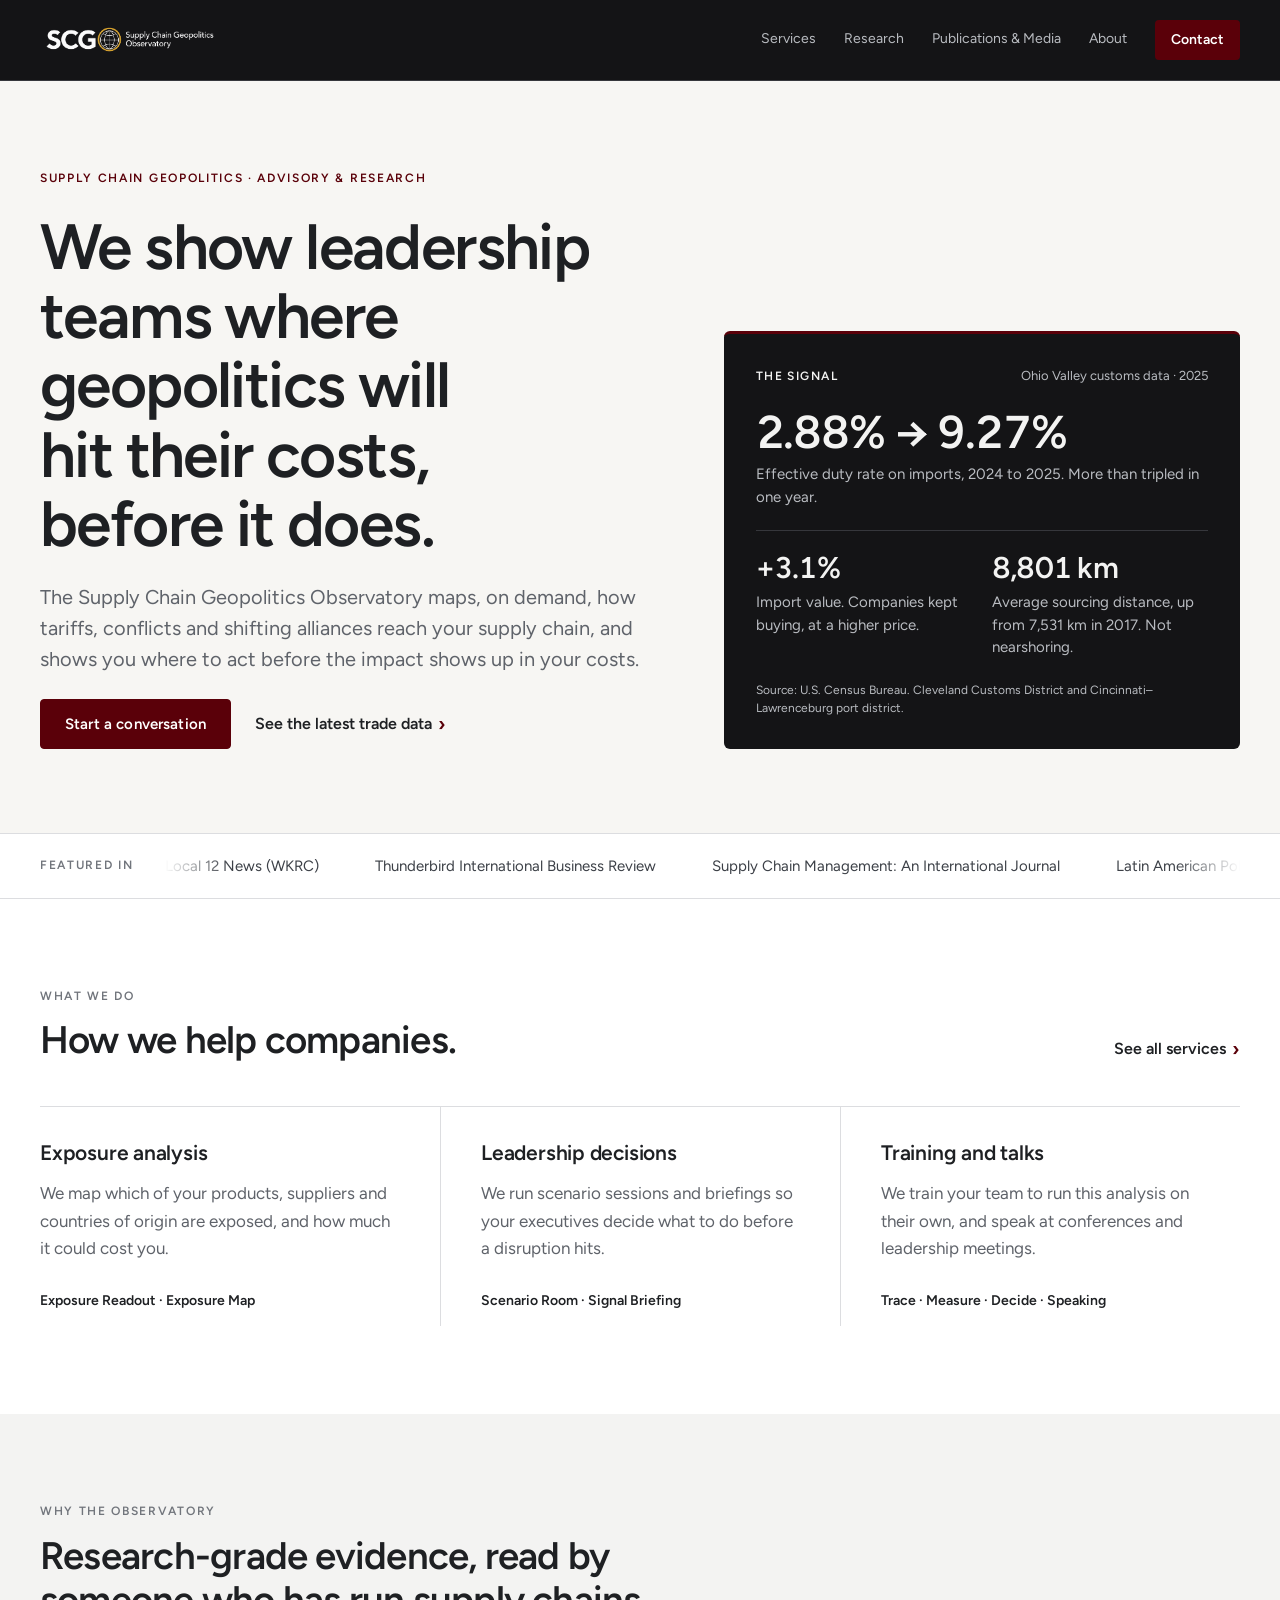
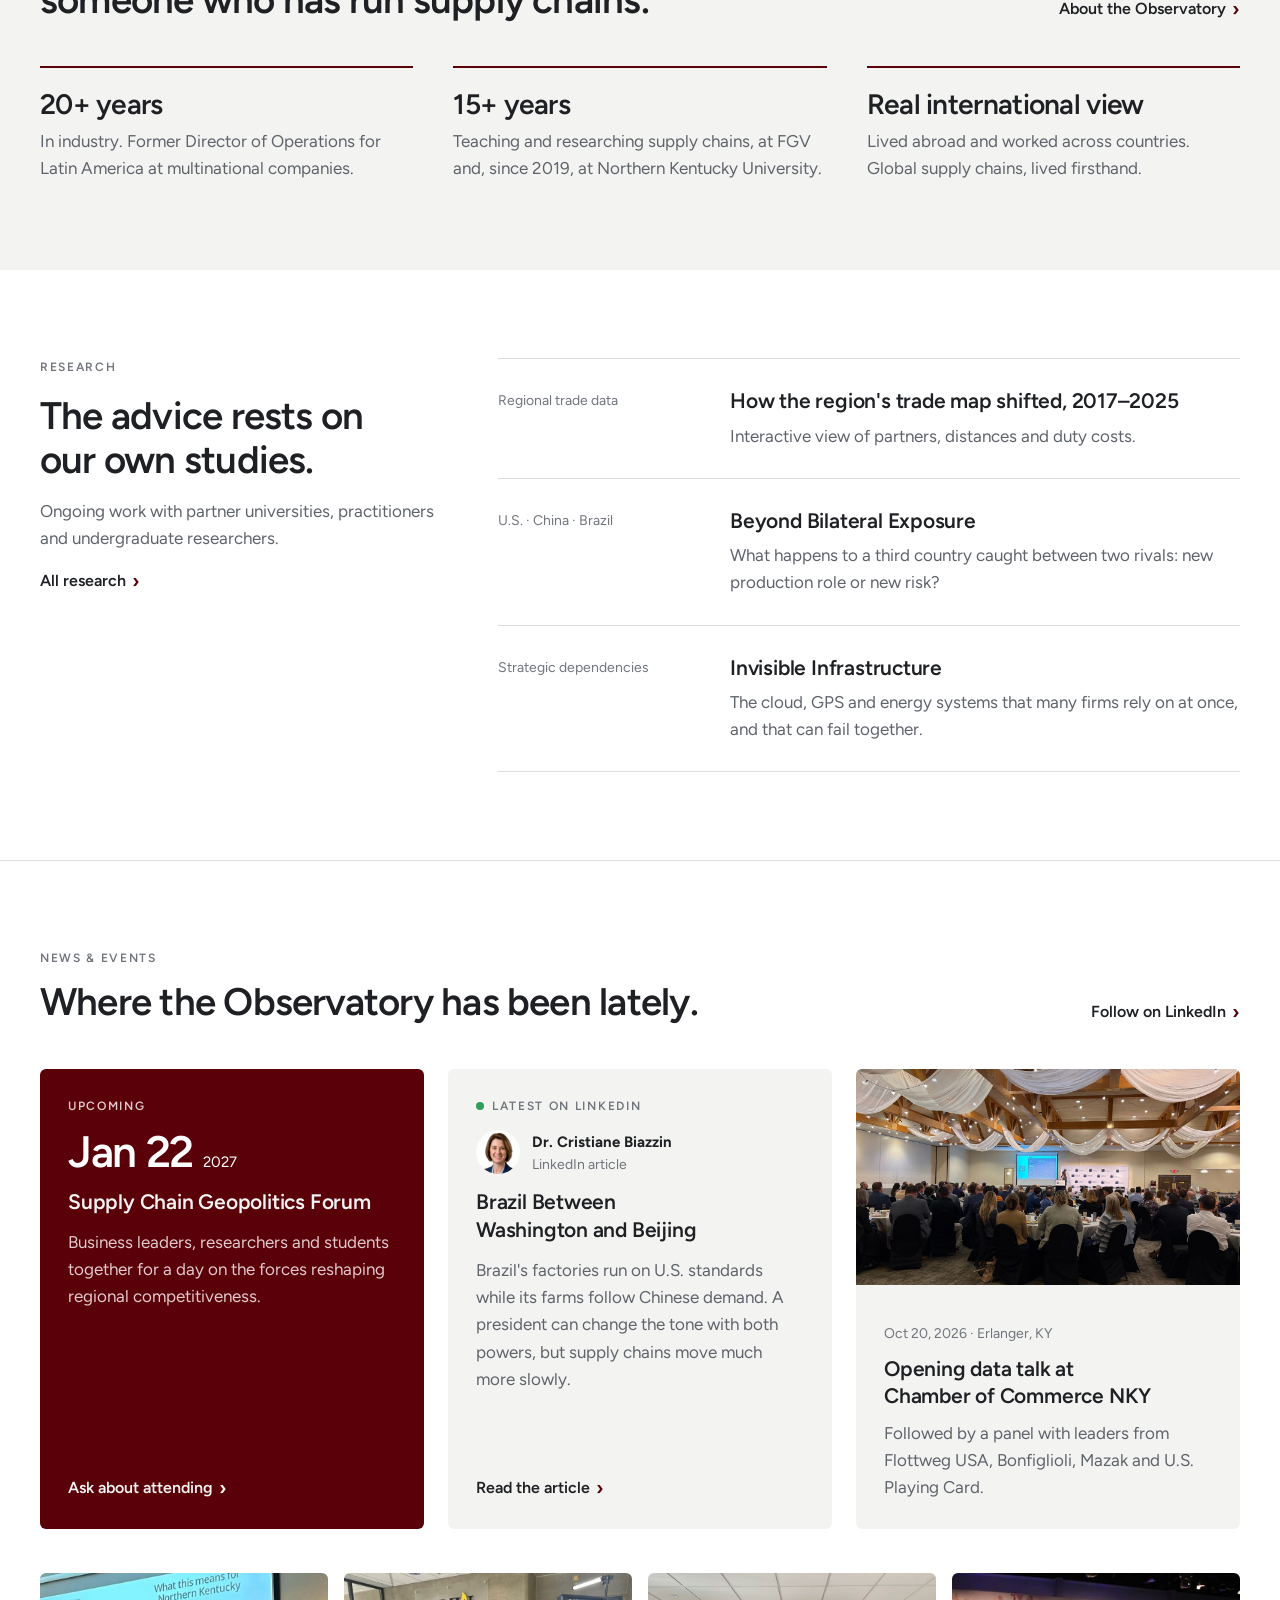
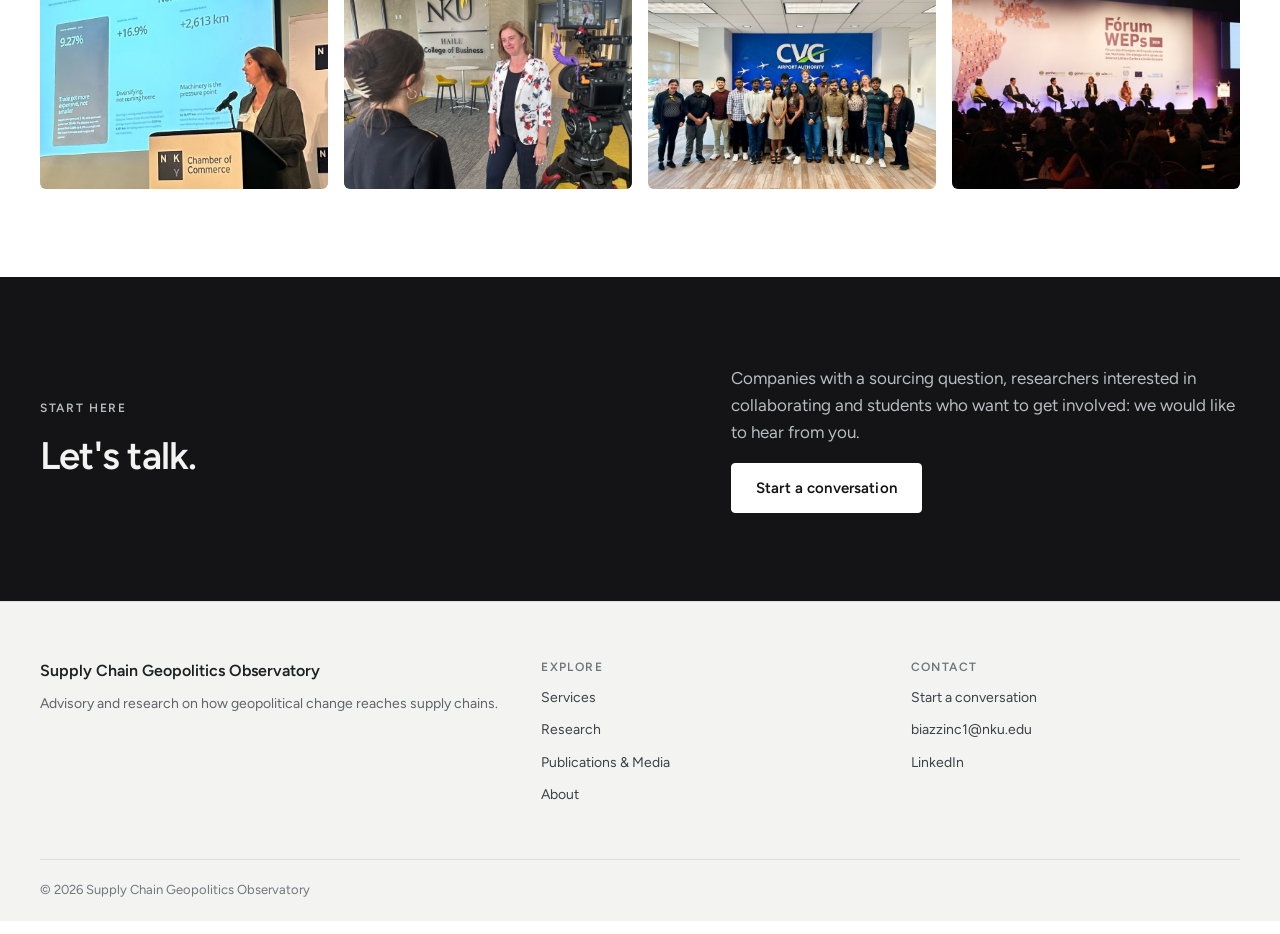
<file: index.html>
<!doctype html>
<html lang="en">
<head>
  <meta charset="utf-8">
  <meta name="viewport" content="width=device-width, initial-scale=1, viewport-fit=cover">
  <meta name="description" content="Advisory and research on how tariffs, sanctions and shifting alliances reach your supply chain and your costs.">
  <title>Home | Supply Chain Geopolitics Observatory</title>
  <link rel="icon" href="favicon.svg">
  <link rel="preconnect" href="https://fonts.googleapis.com">
  <link rel="preconnect" href="https://fonts.gstatic.com" crossorigin>
  <link rel="stylesheet" href="https://fonts.googleapis.com/css2?family=Figtree:wght@400;500;600;700&amp;display=swap">
  <link rel="stylesheet" href="site.css">
</head>
<body>
  <a class="sg-skip" href="#main">Skip to content</a>
  <header class="sg-header">
    <div class="sg-wrap sg-header-inner">
      <a class="sg-logo" href="index.html" aria-label="Supply Chain Geopolitics Observatory home">
        <img src="logo.png" alt="SCG Supply Chain Geopolitics Observatory">
      </a>
      <nav class="sg-nav" aria-label="Primary navigation">
        <a href="work-with-us.html">Services</a>
        <a href="projects.html">Research</a>
        <a href="publications.html">Publications &amp; Media</a>
        <a href="who-we-are.html">About</a>
        <a class="sg-nav-cta" href="contact.html">Contact</a>
      </nav>
    </div>
  </header>

  <main id="main">
    <section class="sg-hero">
      <div class="sg-wrap sg-hero-grid">
        <div class="sg-hero-copy">
          <p class="sg-kicker">Supply chain geopolitics · Advisory &amp; research</p>
          <h1 class="sg-h1">We show leadership teams where geopolitics will hit their costs, before it does.</h1>
          <p class="sg-lede">The Supply Chain Geopolitics Observatory maps, on demand, how tariffs, conflicts and shifting alliances reach your supply chain, and shows you where to act before the impact shows up in your costs.</p>
          <div class="sg-actions">
            <a class="sg-btn" href="contact.html">Start a conversation</a>
            <a class="sg-link" href="trade.html">See the latest trade data</a>
          </div>
        </div>
        <aside class="sg-signal" aria-label="Current signal">
          <div class="sg-signal-head">
            <p>The signal</p>
            <p>Ohio Valley customs data · 2025</p>
          </div>
          <div class="sg-signal-main">
            <p class="sg-fig sg-fig--lg">2.88% → 9.27%</p>
            <p class="sg-signal-note">Effective duty rate on imports, 2024 to 2025. More than tripled in one year.</p>
          </div>
          <div class="sg-signal-pair">
            <div>
              <p class="sg-fig sg-fig--md">+3.1%</p>
              <p class="sg-signal-note">Import value. Companies kept buying, at a higher price.</p>
            </div>
            <div>
              <p class="sg-fig sg-fig--md">8,801 km</p>
              <p class="sg-signal-note">Average sourcing distance, up from 7,531 km in 2017. Not nearshoring.</p>
            </div>
          </div>
          <p class="sg-source">Source: U.S. Census Bureau. Cleveland Customs District and Cincinnati–Lawrenceburg port district.</p>
        </aside>
      </div>
    </section>

    <section class="sg-featured" aria-label="Featured in">
      <div class="sg-wrap sg-featured-inner">
        <p class="sg-kicker">Featured in</p>
        <div class="sg-marquee">
          <div class="sg-marquee-track">
            <ul>
              <li>Local 12 News (WKRC)</li>
              <li>Thunderbird International Business Review</li>
              <li>Supply Chain Management: An International Journal</li>
              <li>Latin American Policy</li>
              <li>Sustainability</li>
              <li>O Estado de S. Paulo</li>
              <li>Springer</li>
              <li>IGI Global</li>
              <li>NKY Chamber of Commerce</li>
            </ul>
            <ul aria-hidden="true">
              <li>Local 12 News (WKRC)</li>
              <li>Thunderbird International Business Review</li>
              <li>Supply Chain Management: An International Journal</li>
              <li>Latin American Policy</li>
              <li>Sustainability</li>
              <li>O Estado de S. Paulo</li>
              <li>Springer</li>
              <li>IGI Global</li>
              <li>NKY Chamber of Commerce</li>
            </ul>
          </div>
        </div>
      </div>
    </section>

    <section class="sg-section">
      <div class="sg-wrap sg-stack">
        <div class="sg-head">
          <div>
            <p class="sg-kicker">What we do</p>
            <h2 class="sg-h2">How we help companies.</h2>
          </div>
          <a class="sg-link" href="work-with-us.html">See all services</a>
        </div>
        <div class="sg-cols">
          <article>
            <h3 class="sg-h3">Exposure analysis</h3>
            <p class="sg-p">We map which of your products, suppliers and countries of origin are exposed, and how much it could cost you.</p>
            <p class="sg-offer">Exposure Readout · Exposure Map</p>
          </article>
          <article>
            <h3 class="sg-h3">Leadership decisions</h3>
            <p class="sg-p">We run scenario sessions and briefings so your executives decide what to do before a disruption hits.</p>
            <p class="sg-offer">Scenario Room · Signal Briefing</p>
          </article>
          <article>
            <h3 class="sg-h3">Training and talks</h3>
            <p class="sg-p">We train your team to run this analysis on their own, and speak at conferences and leadership meetings.</p>
            <p class="sg-offer">Trace · Measure · Decide · Speaking</p>
          </article>
        </div>
      </div>
    </section>

    <section class="sg-section sg-section--soft">
      <div class="sg-wrap sg-stack">
        <div class="sg-head">
          <div>
            <p class="sg-kicker">Why the Observatory</p>
            <h2 class="sg-h2">Research-grade evidence, read by someone who has run supply chains.</h2>
          </div>
          <a class="sg-link" href="who-we-are.html">About the Observatory</a>
        </div>
        <div class="sg-pillars">
          <div>
            <p class="sg-pillar-fig">20+ years</p>
            <p class="sg-p">In industry. Former Director of Operations for Latin America at multinational companies.</p>
          </div>
          <div>
            <p class="sg-pillar-fig">15+ years</p>
            <p class="sg-p">Teaching and researching supply chains, at FGV and, since 2019, at Northern Kentucky University.</p>
          </div>
          <div>
            <p class="sg-pillar-fig">Real international view</p>
            <p class="sg-p">Lived abroad and worked across countries. Global supply chains, lived firsthand.</p>
          </div>
        </div>
      </div>
    </section>

    <section class="sg-section">
      <div class="sg-wrap sg-split">
        <div class="sg-split-intro">
          <p class="sg-kicker">Research</p>
          <h2 class="sg-h2">The advice rests on our own studies.</h2>
          <p class="sg-p">Ongoing work with partner universities, practitioners and undergraduate researchers.</p>
          <a class="sg-link" href="projects.html">All research</a>
        </div>
        <div class="sg-rows">
          <a class="sg-row" href="trade.html">
            <p class="sg-meta">Regional trade data</p>
            <div>
              <h3 class="sg-h3">How the region's trade map shifted, 2017–2025</h3>
              <p class="sg-p">Interactive view of partners, distances and duty costs.</p>
            </div>
          </a>
          <a class="sg-row" href="projects.html#triads">
            <p class="sg-meta">U.S. · China · Brazil</p>
            <div>
              <h3 class="sg-h3">Beyond Bilateral Exposure</h3>
              <p class="sg-p">What happens to a third country caught between two rivals: new production role or new risk?</p>
            </div>
          </a>
          <a class="sg-row" href="projects.html#infrastructure">
            <p class="sg-meta">Strategic dependencies</p>
            <div>
              <h3 class="sg-h3">Invisible Infrastructure</h3>
              <p class="sg-p">The cloud, GPS and energy systems that many firms rely on at once, and that can fail together.</p>
            </div>
          </a>
        </div>
      </div>
    </section>

    <section class="sg-section sg-section--rule">
      <div class="sg-wrap sg-stack">
        <div class="sg-head">
          <div>
            <p class="sg-kicker">News &amp; events</p>
            <h2 class="sg-h2">Where the Observatory has been lately.</h2>
          </div>
          <a class="sg-link" href="https://www.linkedin.com/company/supply-chain-geopolitics-observ/">Follow on LinkedIn</a>
        </div>
        <div class="sg-cards">
          <article class="sg-card sg-card--lead">
            <p class="sg-kicker">Upcoming</p>
            <p class="sg-date">Jan 22 <span>2027</span></p>
            <h3 class="sg-h3">Supply Chain Geopolitics Forum</h3>
            <p class="sg-p">Business leaders, researchers and students together for a day on the forces reshaping regional competitiveness.</p>
            <a class="sg-link sg-link--light sg-push" href="contact.html?topic=forum">Ask about attending</a>
          </article>
          <article class="sg-card">
            <p class="sg-kicker sg-live">Latest on LinkedIn</p>
            <!-- LinkedIn feed: paste your widget code (Elfsight, SociableKIT or Juicer) or a LinkedIn post embed here, replacing the sample post below. -->
            <div class="sg-person">
              <img src="cristiane-biazzin.png" alt="">
              <p><strong>Dr. Cristiane Biazzin</strong><br><span class="sg-meta">LinkedIn article</span></p>
            </div>
            <h3 class="sg-h3">Brazil Between Washington and Beijing</h3>
            <p class="sg-p">Brazil's factories run on U.S. standards while its farms follow Chinese demand. A president can change the tone with both powers, but supply chains move much more slowly.</p>
            <a class="sg-link sg-push" href="https://www.linkedin.com/pulse/brazil-between-washington-beijing-supply-chain-geopolitics-observ-ltrxc/" target="_blank" rel="noopener">Read the article</a>
          </article>
          <article class="sg-card sg-card--flush">
            <img src="eggs-n-issues.jpg" alt="Audience at the NKY Chamber's Eggs 'N Issues, Oct 20, 2026" style="aspect-ratio:16/9;object-fit:cover;width:100%;display:block">
            <div class="sg-card-body">
              <p class="sg-meta">Oct 20, 2026 · Erlanger, KY</p>
              <h3 class="sg-h3">Opening data talk at Chamber of Commerce NKY</h3>
              <p class="sg-p">Followed by a panel with leaders from Flottweg USA, Bonfiglioli, Mazak and U.S. Playing Card.</p>
            </div>
          </article>
        </div>
        <!-- Event photo strip: replace each placeholder with an <img> -->
        <div class="sg-gallery">
          <img src="eggs-n-issues-stage.jpg" alt="Dr. Cristiane Biazzin at the podium, Eggs 'N Issues" style="aspect-ratio:4/3;object-fit:cover;width:100%;display:block;border-radius:6px">
          <img src="tv-interview.jpg" alt="Dr. Cristiane Biazzin in a TV interview at NKU Haile College of Business" style="aspect-ratio:4/3;object-fit:cover;width:100%;display:block;border-radius:6px">
          <img src="students-cvg.jpg" alt="NKU students visiting the CVG Airport Authority" style="aspect-ratio:4/3;object-fit:cover;width:100%;display:block;border-radius:6px">
          <img src="forum-weps.jpg" alt="Panel at Fórum WEPs 2018" style="aspect-ratio:4/3;object-fit:cover;width:100%;display:block;border-radius:6px">
        </div>
      </div>
    </section>

    <section class="sg-section sg-section--lead">
      <div class="sg-wrap sg-cta">
        <div>
          <p class="sg-kicker">Start here</p>
          <h2 class="sg-h2">Let's talk.</h2>
        </div>
        <div>
          <p class="sg-p">Companies with a sourcing question, researchers interested in collaborating and students who want to get involved: we would like to hear from you.</p>
          <a class="sg-btn sg-btn--light" href="contact.html">Start a conversation</a>
        </div>
      </div>
    </section>
  </main>

  <footer class="sg-footer">
    <div class="sg-wrap sg-footer-grid">
      <div>
        <p class="sg-footer-title">Supply Chain Geopolitics Observatory</p>
        <p>Advisory and research on how geopolitical change reaches supply chains.</p>
      </div>
      <div>
        <p class="sg-footer-label">Explore</p>
        <a href="work-with-us.html">Services</a>
        <a href="projects.html">Research</a>
        <a href="publications.html">Publications &amp; Media</a>
        <a href="who-we-are.html">About</a>
      </div>
      <div>
        <p class="sg-footer-label">Contact</p>
        <a href="contact.html">Start a conversation</a>
        <a href="mailto:biazzinc1@nku.edu">biazzinc1@nku.edu</a>
        <a href="https://www.linkedin.com/company/supply-chain-geopolitics-observ/">LinkedIn</a>
      </div>
    </div>
    <div class="sg-wrap"><p class="sg-footer-bottom">© 2026 Supply Chain Geopolitics Observatory</p></div>
  </footer>
</body>
</html>
</file>
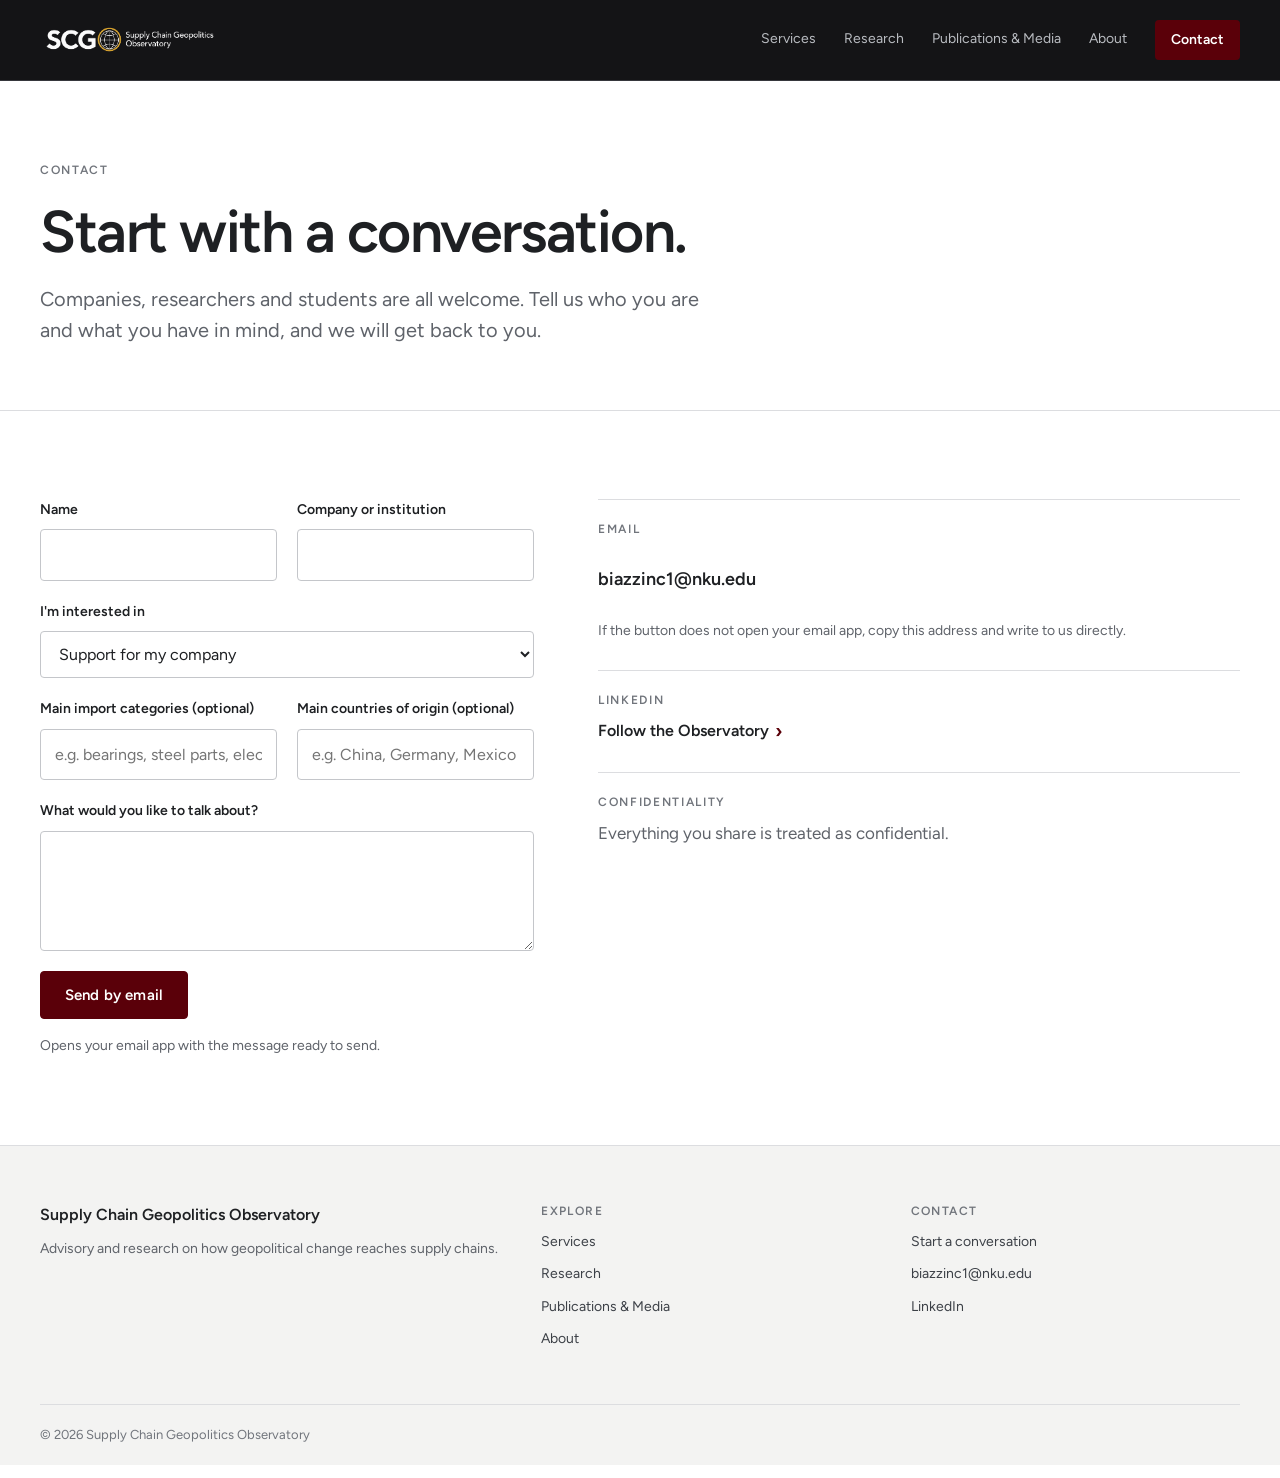
<file: contact.html>
<!doctype html>
<html lang="en">
<head>
  <meta charset="utf-8">
  <meta name="viewport" content="width=device-width, initial-scale=1, viewport-fit=cover">
  <meta name="description" content="Get in touch with the Supply Chain Geopolitics Observatory. Companies, researchers and students are welcome.">
  <title>Contact | Supply Chain Geopolitics Observatory</title>
  <link rel="icon" href="favicon.svg">
  <link rel="preconnect" href="https://fonts.googleapis.com">
  <link rel="preconnect" href="https://fonts.gstatic.com" crossorigin>
  <link rel="stylesheet" href="https://fonts.googleapis.com/css2?family=Figtree:wght@400;500;600;700&amp;display=swap">
  <link rel="stylesheet" href="site.css">
</head>
<body>
  <a class="sg-skip" href="#main">Skip to content</a>
  <header class="sg-header">
    <div class="sg-wrap sg-header-inner">
      <a class="sg-logo" href="index.html" aria-label="Supply Chain Geopolitics Observatory home">
        <img src="logo.png" alt="SCG Supply Chain Geopolitics Observatory">
      </a>
      <nav class="sg-nav" aria-label="Primary navigation">
        <a href="work-with-us.html">Services</a>
        <a href="projects.html">Research</a>
        <a href="publications.html">Publications &amp; Media</a>
        <a href="who-we-are.html">About</a>
        <a class="sg-nav-cta" href="contact.html" aria-current="page">Contact</a>
      </nav>
    </div>
  </header>

  <main id="main">
    <section class="sg-page-hero">
      <div class="sg-wrap">
        <p class="sg-kicker">Contact</p>
        <h1 class="sg-h1">Start with a conversation.</h1>
        <p class="sg-lede">Companies, researchers and students are all welcome. Tell us who you are and what you have in mind, and we will get back to you.</p>
      </div>
    </section>

    <section class="sg-section">
      <div class="sg-wrap sg-contact">
        <form class="sg-form" id="contact-form" novalidate>
          <div class="sg-field">
            <label for="cf-name">Name</label>
            <input id="cf-name" name="name" type="text" autocomplete="name" required>
          </div>
          <div class="sg-field">
            <label for="cf-company">Company or institution</label>
            <input id="cf-company" name="company" type="text" autocomplete="organization">
          </div>
          <div class="sg-field sg-field--full">
            <label for="cf-topic">I'm interested in</label>
            <select id="cf-topic" name="topic">
              <option>Support for my company</option>
              <option>Research collaboration</option>
              <option>Student opportunities</option>
              <option>A talk or keynote</option>
              <option>The Supply Chain Geopolitics Forum</option>
              <option>Something else</option>
            </select>
          </div>
          <div class="sg-field" data-company-only>
            <label for="cf-categories">Main import categories (optional)</label>
            <input id="cf-categories" name="categories" type="text" placeholder="e.g. bearings, steel parts, electronics">
          </div>
          <div class="sg-field" data-company-only>
            <label for="cf-countries">Main countries of origin (optional)</label>
            <input id="cf-countries" name="countries" type="text" placeholder="e.g. China, Germany, Mexico">
          </div>
          <div class="sg-field sg-field--full">
            <label for="cf-message">What would you like to talk about?</label>
            <textarea id="cf-message" name="message"></textarea>
          </div>
          <div class="sg-form-foot">
            <button class="sg-btn" type="submit">Send by email</button>
            <p class="sg-note" id="cf-status" role="status">Opens your email app with the message ready to send.</p>
          </div>
        </form>

        <div class="sg-aside">
          <div>
            <p class="sg-kicker">Email</p>
            <p class="sg-email">biazzinc1@nku.edu</p>
            <p class="sg-note">If the button does not open your email app, copy this address and write to us directly.</p>
          </div>
          <div>
            <p class="sg-kicker">LinkedIn</p>
            <a class="sg-link" href="https://www.linkedin.com/company/supply-chain-geopolitics-observ/">Follow the Observatory</a>
          </div>
          <div>
            <p class="sg-kicker">Confidentiality</p>
            <p class="sg-p">Everything you share is treated as confidential.</p>
          </div>
        </div>
      </div>
    </section>

    <script>
      (function () {
        var form = document.getElementById('contact-form');
        var status = document.getElementById('cf-status');
        if (!form) return;
        var params = new URLSearchParams(location.search);
        var preset = params.get('topic');
        if (preset) {
          var sel = document.getElementById('cf-topic');
          for (var i = 0; i < sel.options.length; i++) {
            if (sel.options[i].text.toLowerCase().indexOf(preset.toLowerCase()) !== -1) { sel.selectedIndex = i; break; }
          }
        }
        var topicSel = document.getElementById('cf-topic');
        function syncFields() {
          var show = topicSel.selectedIndex === 0;
          var els = form.querySelectorAll('[data-company-only]');
          for (var j = 0; j < els.length; j++) els[j].style.display = show ? '' : 'none';
        }
        topicSel.addEventListener('change', syncFields);
        syncFields();
        form.addEventListener('submit', function (e) {
          e.preventDefault();
          var name = form.name.value.trim();
          if (!name) {
            status.textContent = 'Please add your name so we know who to reply to.';
            form.name.focus();
            return;
          }
          var topic = form.topic.value;
          var lines = ['Name: ' + name, 'Company or institution: ' + form.company.value.trim(), 'Interested in: ' + topic];
          if (topicSel.selectedIndex === 0) {
            if (form.categories.value.trim()) lines.push('Main import categories: ' + form.categories.value.trim());
            if (form.countries.value.trim()) lines.push('Main countries of origin: ' + form.countries.value.trim());
          }
          lines.push('', form.message.value.trim());
          var subject = topic + (form.company.value.trim() ? ' — ' + form.company.value.trim() : '');
          window.location.href = 'mailto:biazzinc1@nku.edu?subject=' + encodeURIComponent(subject) + '&body=' + encodeURIComponent(lines.join('\n'));
          status.textContent = 'Your email app should open with the message filled in. If it does not, write to biazzinc1@nku.edu.';
        });
      })();
    </script>
  </main>

  <footer class="sg-footer">
    <div class="sg-wrap sg-footer-grid">
      <div>
        <p class="sg-footer-title">Supply Chain Geopolitics Observatory</p>
        <p>Advisory and research on how geopolitical change reaches supply chains.</p>
      </div>
      <div>
        <p class="sg-footer-label">Explore</p>
        <a href="work-with-us.html">Services</a>
        <a href="projects.html">Research</a>
        <a href="publications.html">Publications &amp; Media</a>
        <a href="who-we-are.html">About</a>
      </div>
      <div>
        <p class="sg-footer-label">Contact</p>
        <a href="contact.html">Start a conversation</a>
        <a href="mailto:biazzinc1@nku.edu">biazzinc1@nku.edu</a>
        <a href="https://www.linkedin.com/company/supply-chain-geopolitics-observ/">LinkedIn</a>
      </div>
    </div>
    <div class="sg-wrap"><p class="sg-footer-bottom">© 2026 Supply Chain Geopolitics Observatory</p></div>
  </footer>
</body>
</html>
</file>
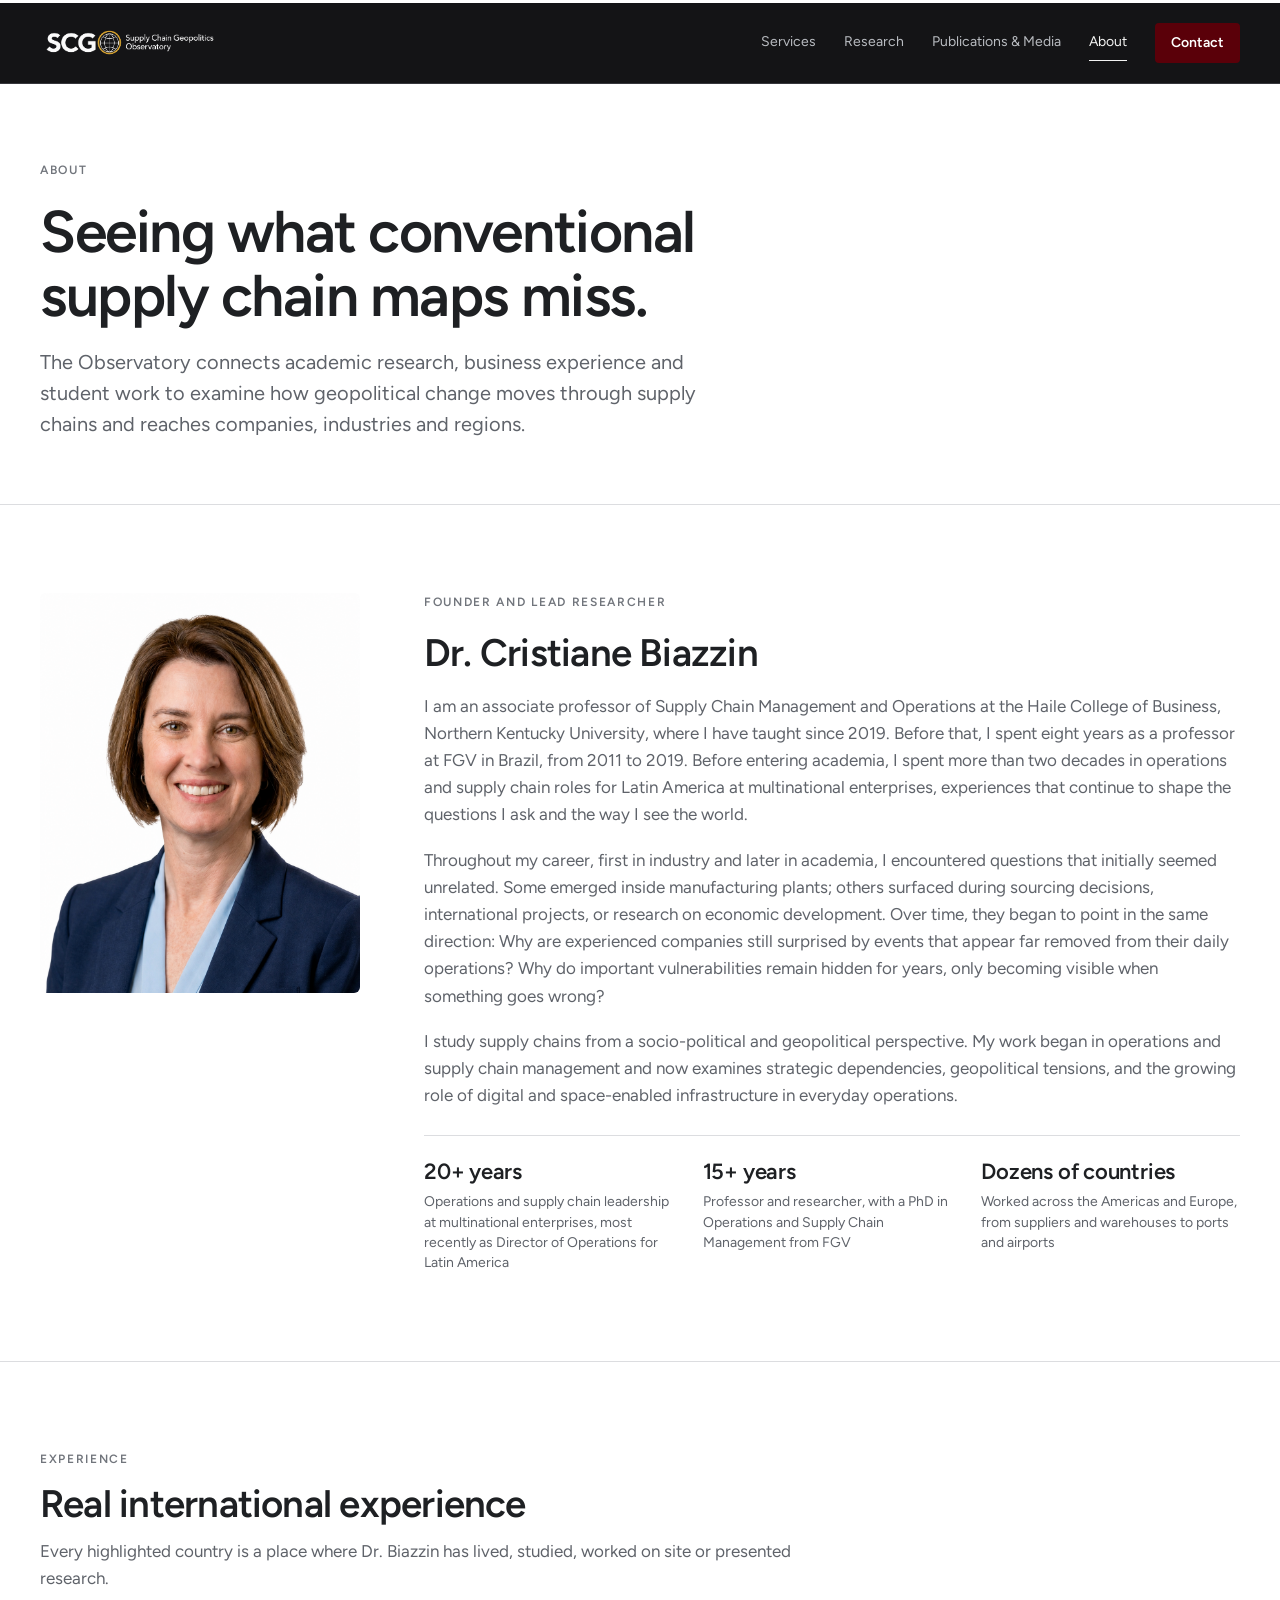
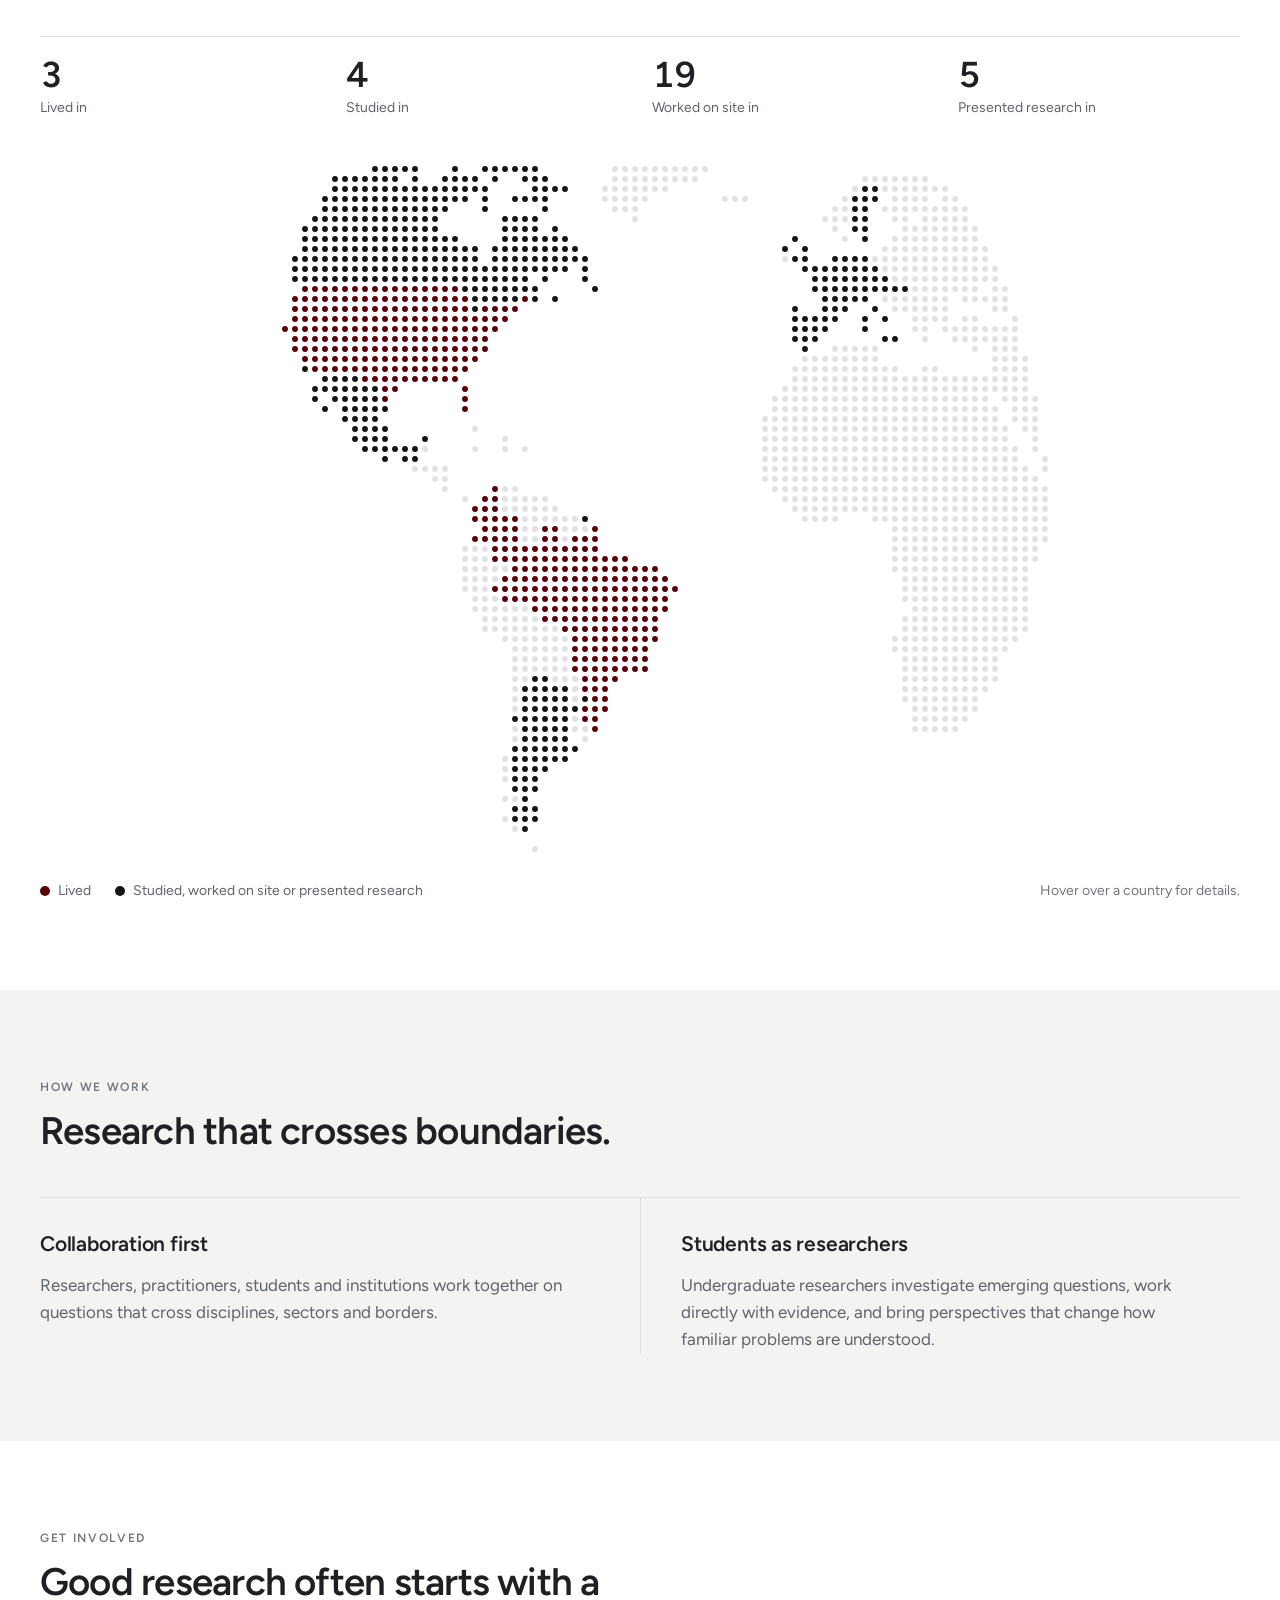
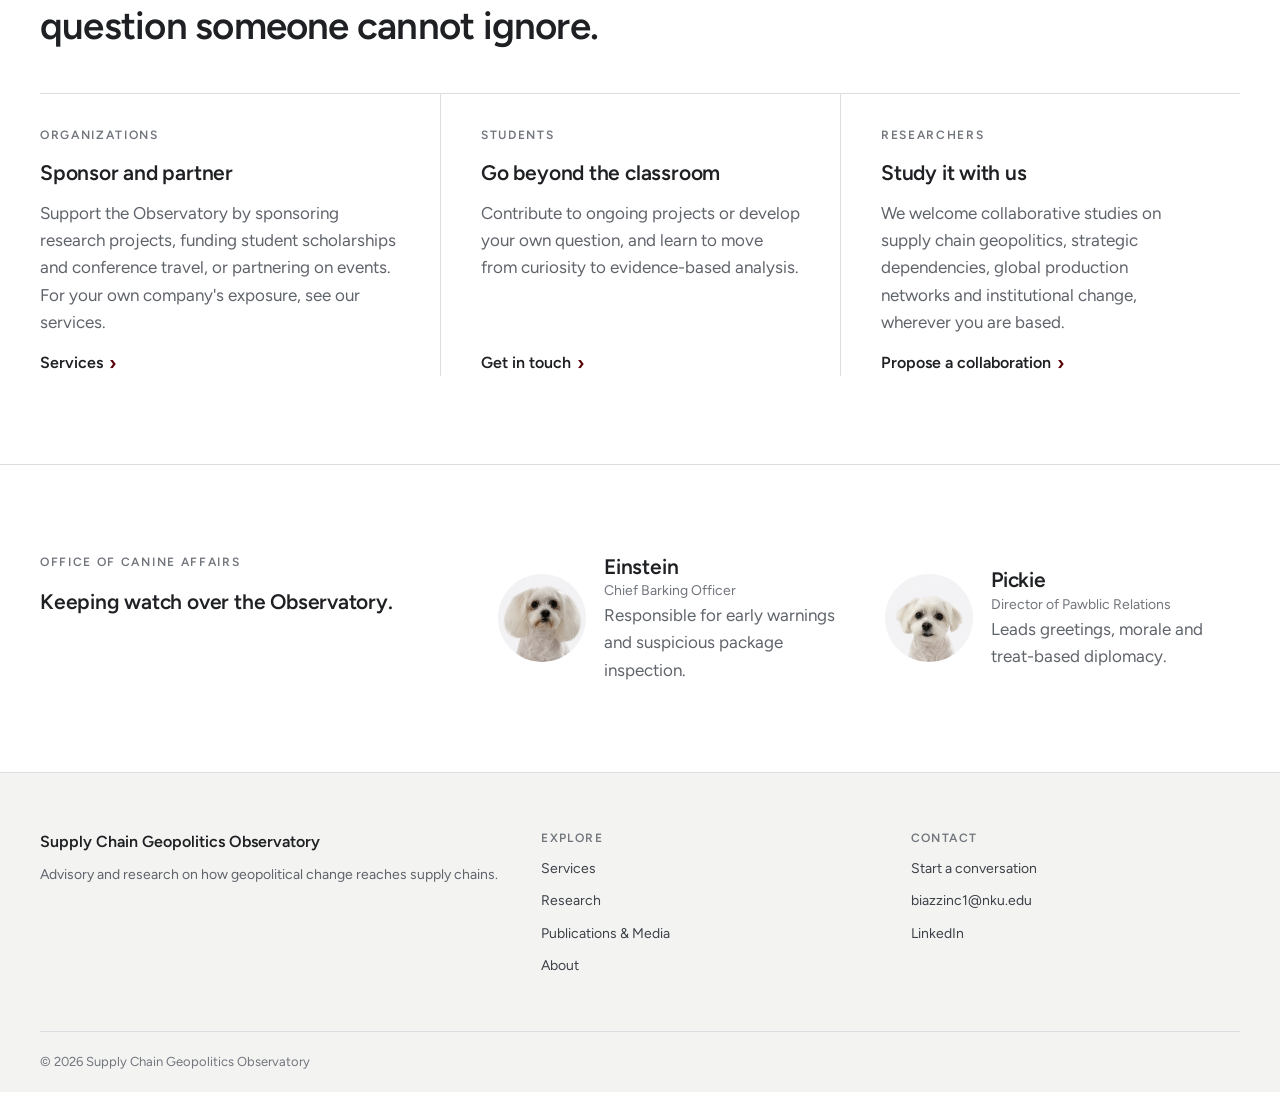
<file: join.html>
<!doctype html>
<html lang="en">
<head>
  <meta charset="utf-8">
  <title>Get involved | Supply Chain Geopolitics Observatory</title>
  <meta http-equiv="refresh" content="0; url=who-we-are.html#join">
  <link rel="canonical" href="who-we-are.html#join">
</head>
<body>
  <p>This page has moved. <a href="who-we-are.html#join">Continue to Get involved</a>.</p>
</body>
</html>
</file>
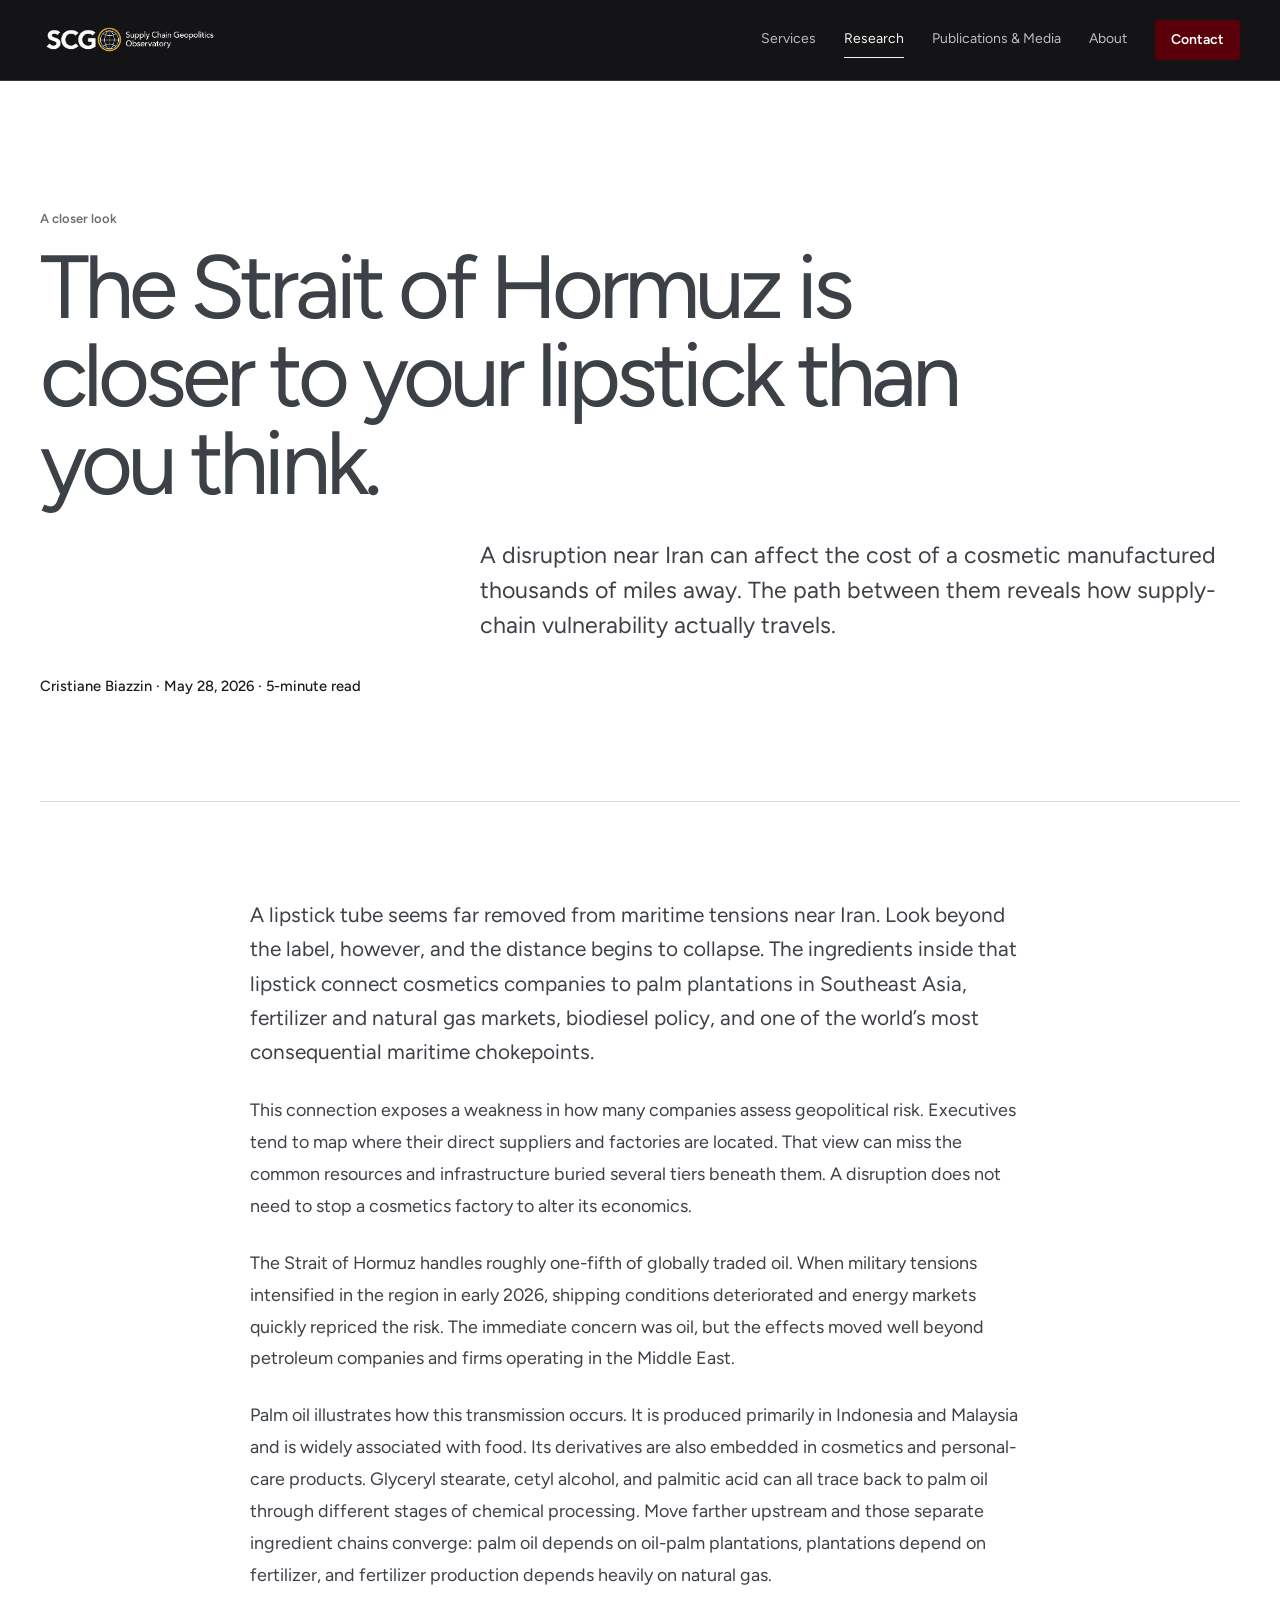
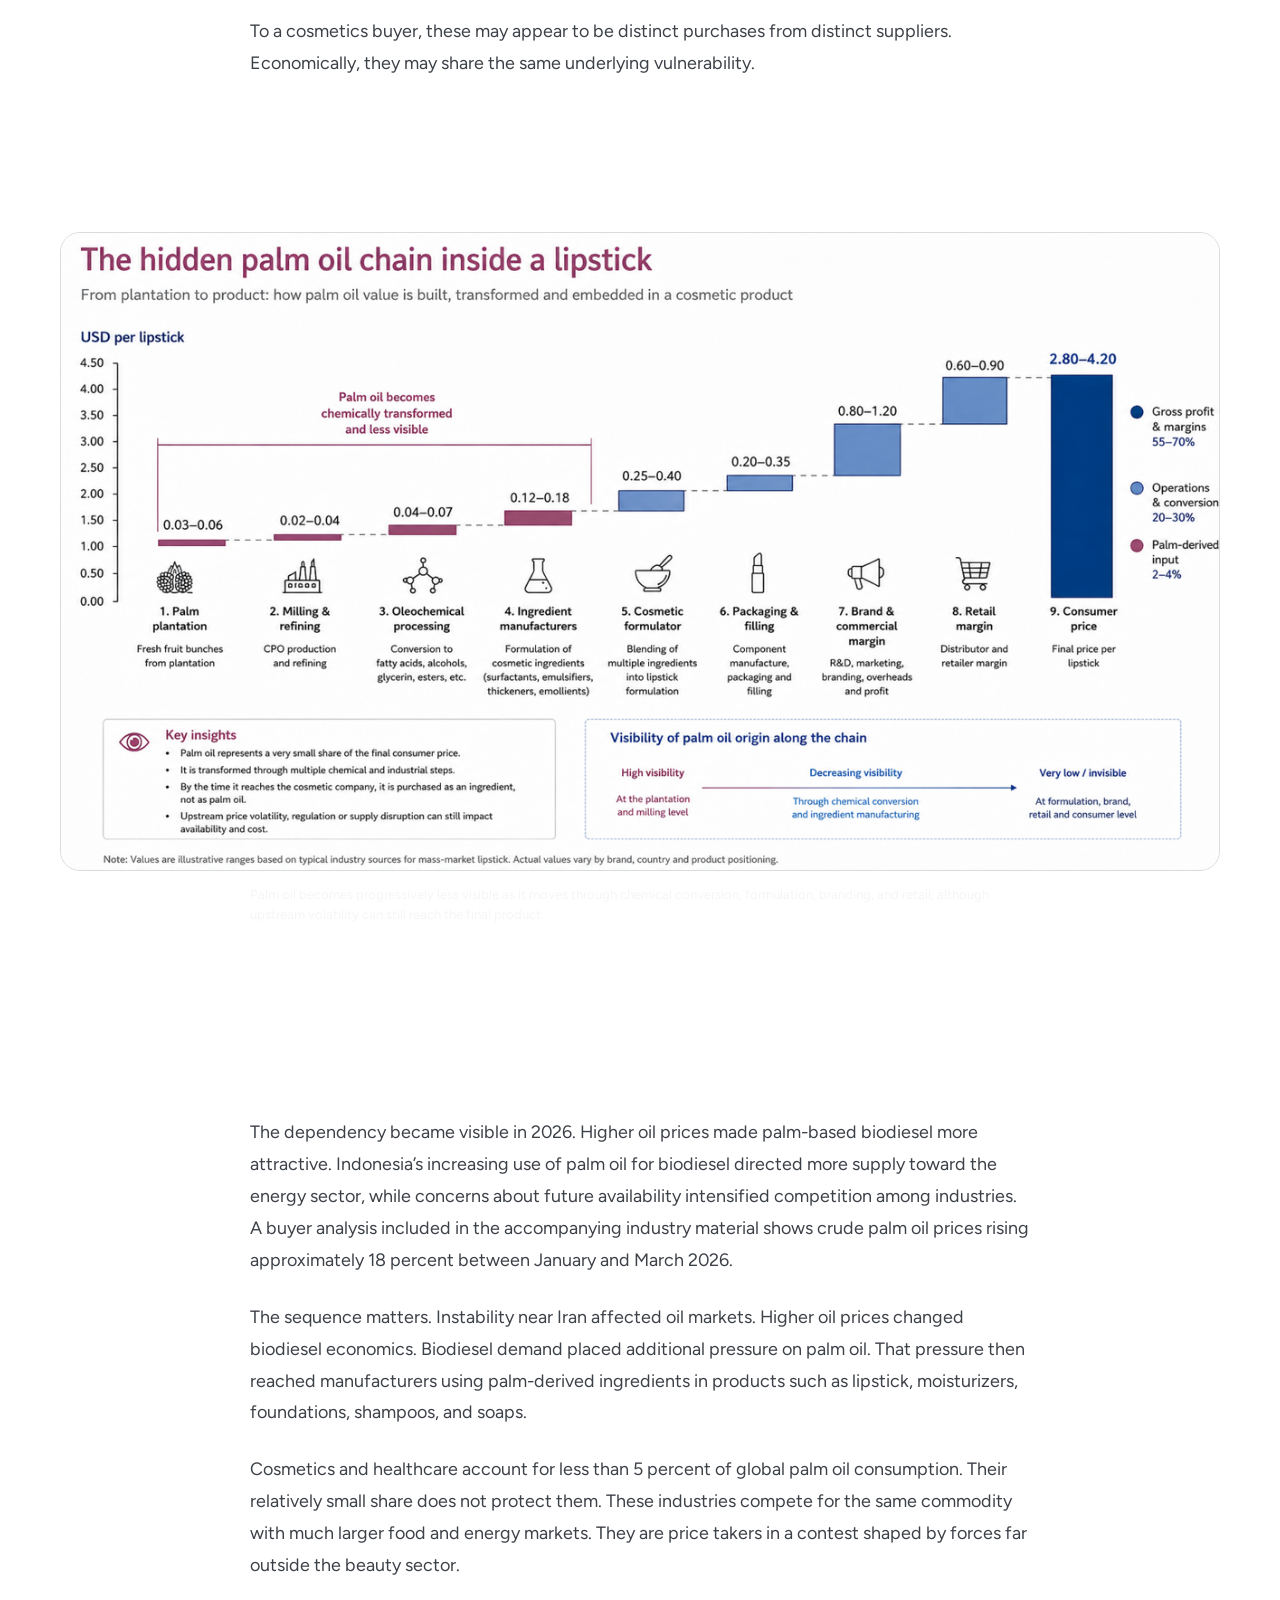
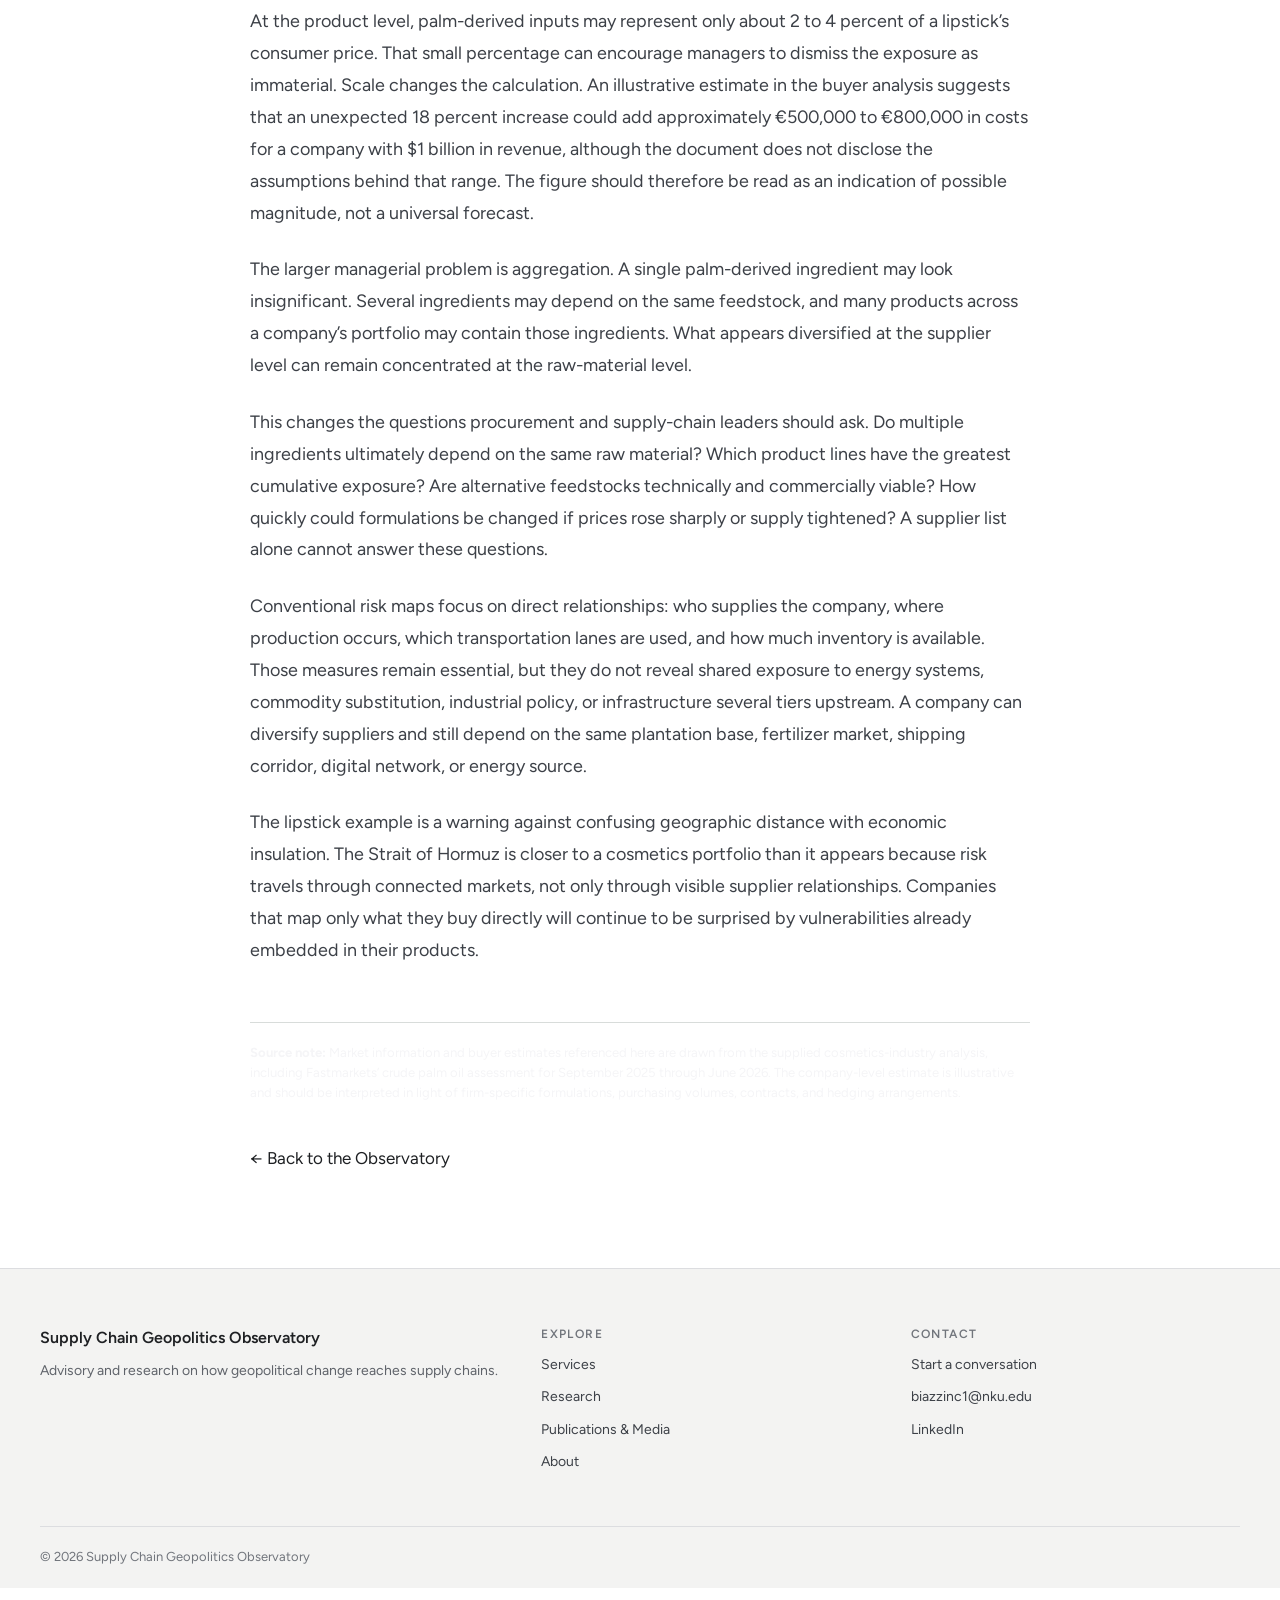
<file: lipstick.html>
<!doctype html>
<html lang="en">
<head>
  <meta charset="utf-8">
  <meta name="viewport" content="width=device-width, initial-scale=1">
  <meta name="description" content="How disruption in the Strait of Hormuz can travel through energy markets, biodiesel, palm oil, and cosmetic ingredients.">
  <title>The Strait of Hormuz Is Closer to Your Lipstick Than You Think | SCGO</title>
  <link rel="icon" href="favicon.svg">
  <link rel="stylesheet" href="styles.css">
  <link rel="preconnect" href="https://fonts.googleapis.com">
  <link rel="preconnect" href="https://fonts.gstatic.com" crossorigin>
  <link rel="stylesheet" href="https://fonts.googleapis.com/css2?family=Figtree:wght@400;500;600;700&amp;display=swap">
  <link rel="stylesheet" href="site.css">
  <style>
    .article-header {
      padding-top: clamp(4rem, 9vw, 7.5rem);
      padding-bottom: clamp(3rem, 7vw, 5.5rem);
      border-bottom: 1px solid var(--line, #d8dcda);
    }

    .article-header h1 {
      max-width: 980px;
      margin: 0;
      font-size: clamp(3rem, 7vw, 6.2rem);
      font-weight: 400;
      line-height: .98;
      letter-spacing: -.055em;
    }

    .article-dek {
      max-width: 760px;
      margin: 2rem 0 0 auto;
      font-size: clamp(1.15rem, 2vw, 1.45rem);
      line-height: 1.5;
    }

    .article-meta {
      margin-top: 2rem;
      color: #171b1d;
      font-size: .92rem;
      font-weight: 500;
    }

    .article-copy {
      width: min(calc(100% - 40px), 780px);
      margin-inline: auto;
      padding: clamp(3.5rem, 8vw, 6rem) 0;
    }

    .article-copy p {
      margin: 0 0 1.55rem;
      font-size: 1.12rem;
      line-height: 1.78;
    }

    .article-copy .opening {
      font-size: 1.3rem;
      line-height: 1.65;
    }

    .chain-figure {
      width: min(calc(100% - 40px), 1160px);
      margin: 0 auto;
      padding: clamp(1rem, 3vw, 2rem) 0 clamp(3.5rem, 8vw, 6rem);
    }

    .chain-figure img {
      display: block;
      width: 100%;
      height: auto;
      border: 1px solid var(--line, #d8dcda);
      border-radius: 20px;
      background: #fff;
    }

    .chain-figure figcaption {
      max-width: 780px;
      margin: .9rem auto 0;
      color: var(--muted, #667075);
      font-size: .82rem;
      line-height: 1.5;
    }

    .source-note {
      margin-top: 3.5rem !important;
      padding-top: 1.25rem;
      border-top: 1px solid var(--line, #d8dcda);
      color: var(--muted, #667075);
      font-size: .82rem !important;
      line-height: 1.55 !important;
    }

    .article-back {
      display: inline-block;
      margin-top: 1rem;
    }

    @media (max-width: 640px) {
      .article-header h1 {
        font-size: clamp(2.8rem, 14vw, 4.5rem);
      }

      .article-copy,
      .chain-figure {
        width: min(calc(100% - 28px), 1160px);
      }

      .chain-figure img {
        border-radius: 14px;
      }
    }
  </style>
</head>
<body>
  <a class="sg-skip" href="#main">Skip to content</a>
  <header class="sg-header">
    <div class="sg-wrap sg-header-inner">
      <a class="sg-logo" href="index.html" aria-label="Supply Chain Geopolitics Observatory home">
        <img src="logo.png" alt="SCG Supply Chain Geopolitics Observatory">
      </a>
      <nav class="sg-nav" aria-label="Primary navigation">
        <a href="work-with-us.html">Services</a>
        <a href="projects.html" aria-current="page">Research</a>
        <a href="publications.html">Publications &amp; Media</a>
        <a href="who-we-are.html">About</a>
        <a class="sg-nav-cta" href="contact.html">Contact</a>
      </nav>
    </div>
  </header>

  <main id="main">
    <header class="article-header shell">
      <p class="section-kicker">A closer look</p>
      <h1>The Strait of Hormuz is closer to your lipstick than you think.</h1>
      <p class="article-dek">
        A disruption near Iran can affect the cost of a cosmetic manufactured thousands of miles away.
        The path between them reveals how supply-chain vulnerability actually travels.
      </p>
      <p class="article-meta">Cristiane Biazzin · May 28, 2026 · 5-minute read</p>
    </header>

    <article>
      <div class="article-copy">
        <p class="opening">
          A lipstick tube seems far removed from maritime tensions near Iran. Look beyond the label, however,
          and the distance begins to collapse. The ingredients inside that lipstick connect cosmetics companies
          to palm plantations in Southeast Asia, fertilizer and natural gas markets, biodiesel policy, and one
          of the world’s most consequential maritime chokepoints.
        </p>

        <p>
          This connection exposes a weakness in how many companies assess geopolitical risk. Executives tend
          to map where their direct suppliers and factories are located. That view can miss the common resources
          and infrastructure buried several tiers beneath them. A disruption does not need to stop a cosmetics
          factory to alter its economics.
        </p>

        <p>
          The Strait of Hormuz handles roughly one-fifth of globally traded oil. When military tensions
          intensified in the region in early 2026, shipping conditions deteriorated and energy markets quickly
          repriced the risk. The immediate concern was oil, but the effects moved well beyond petroleum companies
          and firms operating in the Middle East.
        </p>

        <p>
          Palm oil illustrates how this transmission occurs. It is produced primarily in Indonesia and Malaysia
          and is widely associated with food. Its derivatives are also embedded in cosmetics and personal-care
          products. Glyceryl stearate, cetyl alcohol, and palmitic acid can all trace back to palm oil through
          different stages of chemical processing. Move farther upstream and those separate ingredient chains
          converge: palm oil depends on oil-palm plantations, plantations depend on fertilizer, and fertilizer
          production depends heavily on natural gas.
        </p>

        <p>
          To a cosmetics buyer, these may appear to be distinct purchases from distinct suppliers. Economically,
          they may share the same underlying vulnerability.
        </p>
      </div>

      <figure class="chain-figure">
        <img src="mapa_Lipstick.png" alt="The hidden palm oil value chain inside a lipstick, from plantation to consumer price">
        <figcaption>
          Palm oil becomes progressively less visible as it moves through chemical conversion, formulation,
          branding, and retail, although upstream volatility can still reach the final product.
        </figcaption>
      </figure>

      <div class="article-copy">
        <p>
          The dependency became visible in 2026. Higher oil prices made palm-based biodiesel more attractive.
          Indonesia’s increasing use of palm oil for biodiesel directed more supply toward the energy sector,
          while concerns about future availability intensified competition among industries. A buyer analysis
          included in the accompanying industry material shows crude palm oil prices rising approximately
          18 percent between January and March 2026.
        </p>

        <p>
          The sequence matters. Instability near Iran affected oil markets. Higher oil prices changed biodiesel
          economics. Biodiesel demand placed additional pressure on palm oil. That pressure then reached
          manufacturers using palm-derived ingredients in products such as lipstick, moisturizers, foundations,
          shampoos, and soaps.
        </p>

        <p>
          Cosmetics and healthcare account for less than 5 percent of global palm oil consumption. Their
          relatively small share does not protect them. These industries compete for the same commodity with
          much larger food and energy markets. They are price takers in a contest shaped by forces far outside
          the beauty sector.
        </p>

        <p>
          At the product level, palm-derived inputs may represent only about 2 to 4 percent of a lipstick’s
          consumer price. That small percentage can encourage managers to dismiss the exposure as immaterial.
          Scale changes the calculation. An illustrative estimate in the buyer analysis suggests that an
          unexpected 18 percent increase could add approximately €500,000 to €800,000 in costs for a company
          with $1 billion in revenue, although the document does not disclose the assumptions behind that range.
          The figure should therefore be read as an indication of possible magnitude, not a universal forecast.
        </p>

        <p>
          The larger managerial problem is aggregation. A single palm-derived ingredient may look insignificant.
          Several ingredients may depend on the same feedstock, and many products across a company’s portfolio
          may contain those ingredients. What appears diversified at the supplier level can remain concentrated
          at the raw-material level.
        </p>

        <p>
          This changes the questions procurement and supply-chain leaders should ask. Do multiple ingredients
          ultimately depend on the same raw material? Which product lines have the greatest cumulative exposure?
          Are alternative feedstocks technically and commercially viable? How quickly could formulations be
          changed if prices rose sharply or supply tightened? A supplier list alone cannot answer these questions.
        </p>

        <p>
          Conventional risk maps focus on direct relationships: who supplies the company, where production occurs,
          which transportation lanes are used, and how much inventory is available. Those measures remain essential,
          but they do not reveal shared exposure to energy systems, commodity substitution, industrial policy, or
          infrastructure several tiers upstream. A company can diversify suppliers and still depend on the same
          plantation base, fertilizer market, shipping corridor, digital network, or energy source.
        </p>

        <p>
          The lipstick example is a warning against confusing geographic distance with economic insulation. The
          Strait of Hormuz is closer to a cosmetics portfolio than it appears because risk travels through connected
          markets, not only through visible supplier relationships. Companies that map only what they buy directly
          will continue to be surprised by vulnerabilities already embedded in their products.
        </p>

        <p class="source-note">
          <strong>Source note:</strong> Market information and buyer estimates referenced here are drawn from the
          supplied cosmetics-industry analysis, including Fastmarkets’ crude palm oil assessment for September 2025
          through June 2026. The company-level estimate is illustrative and should be interpreted in light of
          firm-specific formulations, purchasing volumes, contracts, and hedging arrangements.
        </p>

        <a class="text-link article-back" href="index.html">← Back to the Observatory</a>
      </div>
    </article>
  </main>

  <footer class="sg-footer">
    <div class="sg-wrap sg-footer-grid">
      <div>
        <p class="sg-footer-title">Supply Chain Geopolitics Observatory</p>
        <p>Advisory and research on how geopolitical change reaches supply chains.</p>
      </div>
      <div>
        <p class="sg-footer-label">Explore</p>
        <a href="work-with-us.html">Services</a>
        <a href="projects.html">Research</a>
        <a href="publications.html">Publications &amp; Media</a>
        <a href="who-we-are.html">About</a>
      </div>
      <div>
        <p class="sg-footer-label">Contact</p>
        <a href="contact.html">Start a conversation</a>
        <a href="mailto:biazzinc1@nku.edu">biazzinc1@nku.edu</a>
        <a href="https://www.linkedin.com/company/supply-chain-geopolitics-observ/">LinkedIn</a>
      </div>
    </div>
    <div class="sg-wrap"><p class="sg-footer-bottom">© 2026 Supply Chain Geopolitics Observatory</p></div>
  </footer>
</body>
</html>
</file>
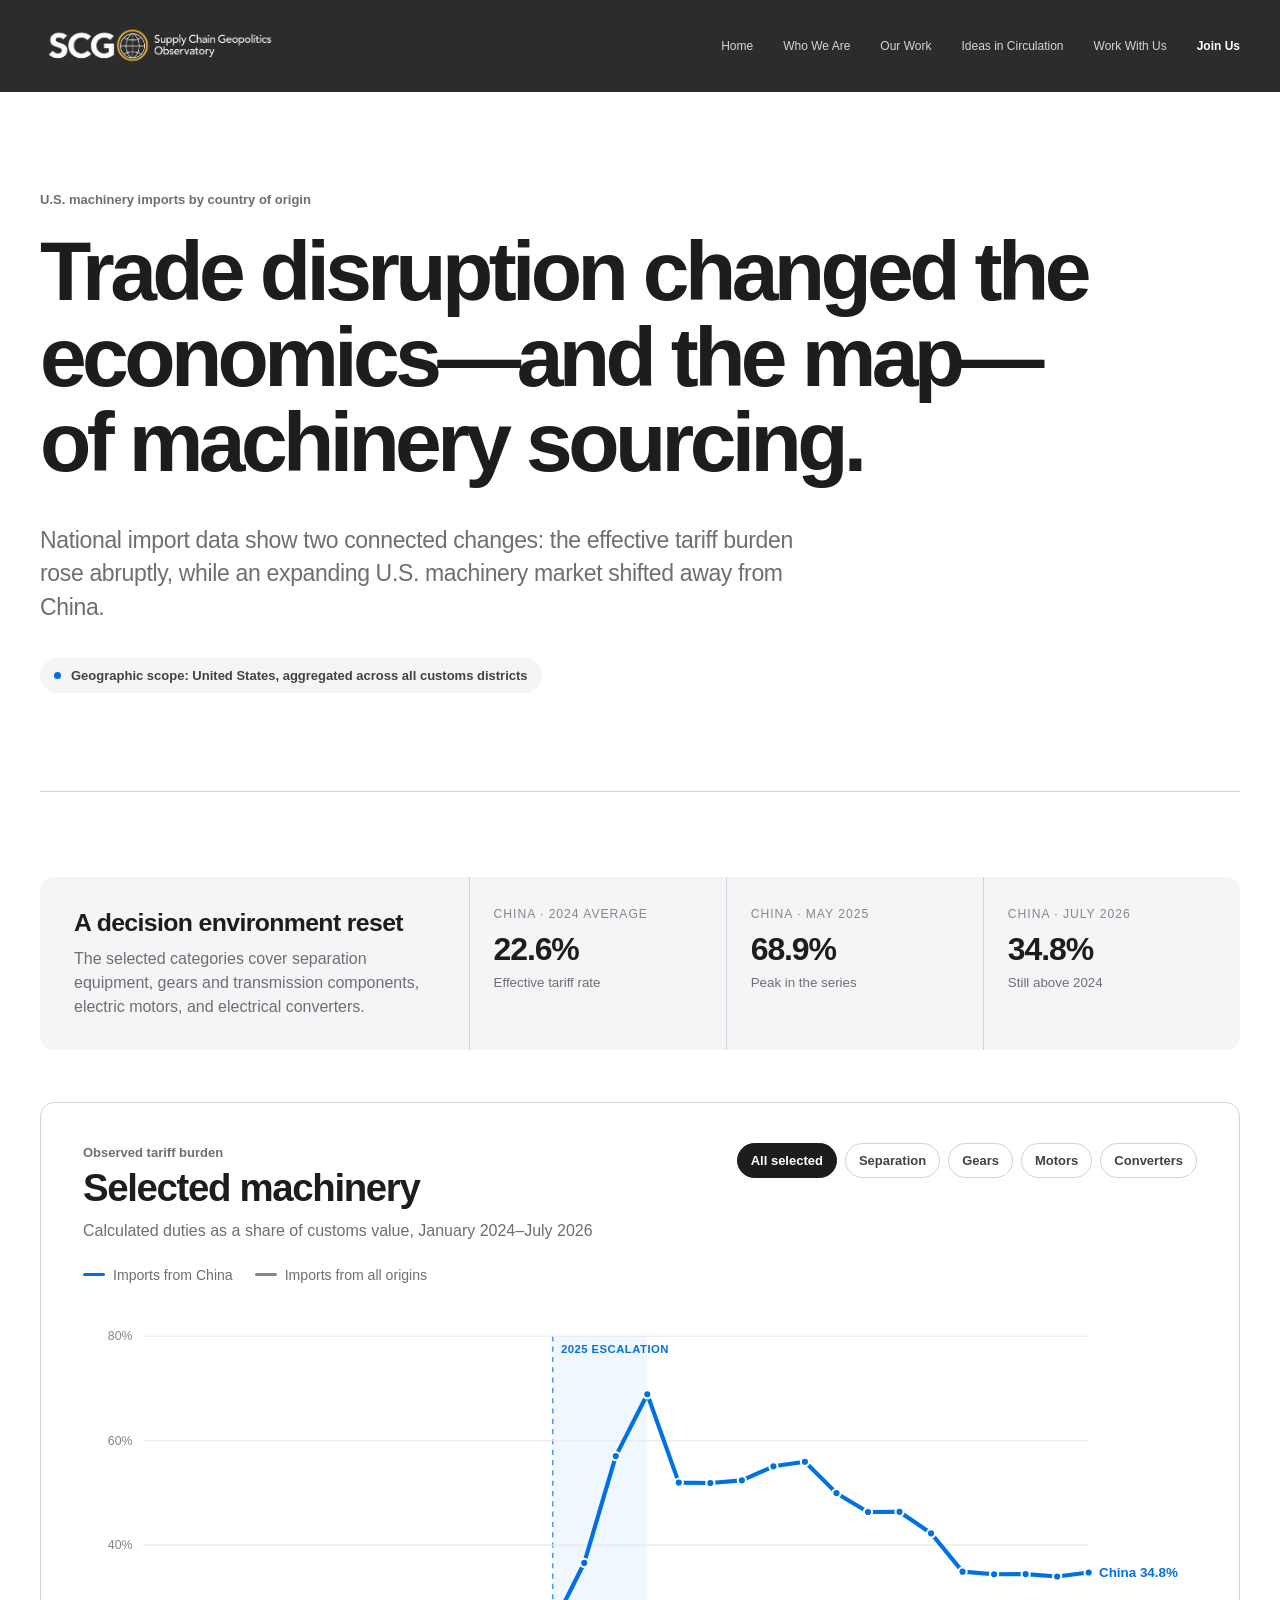
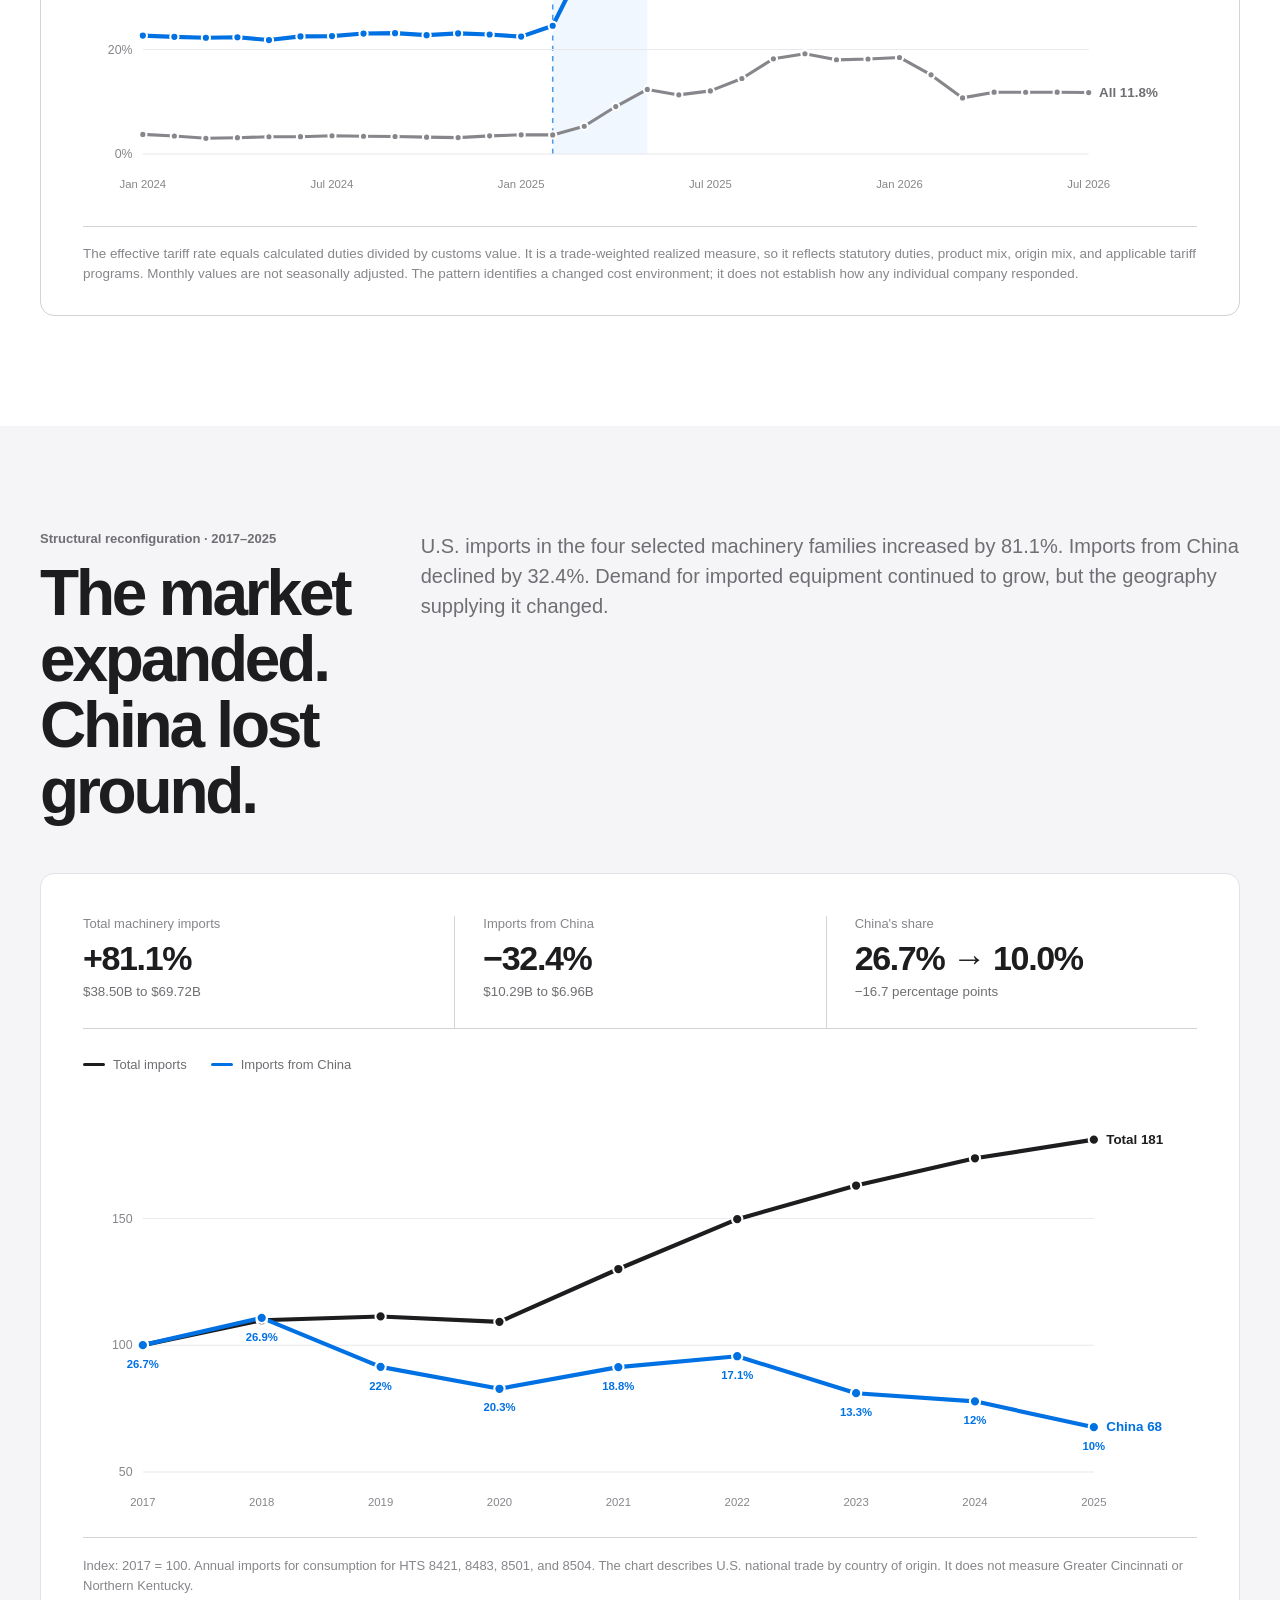
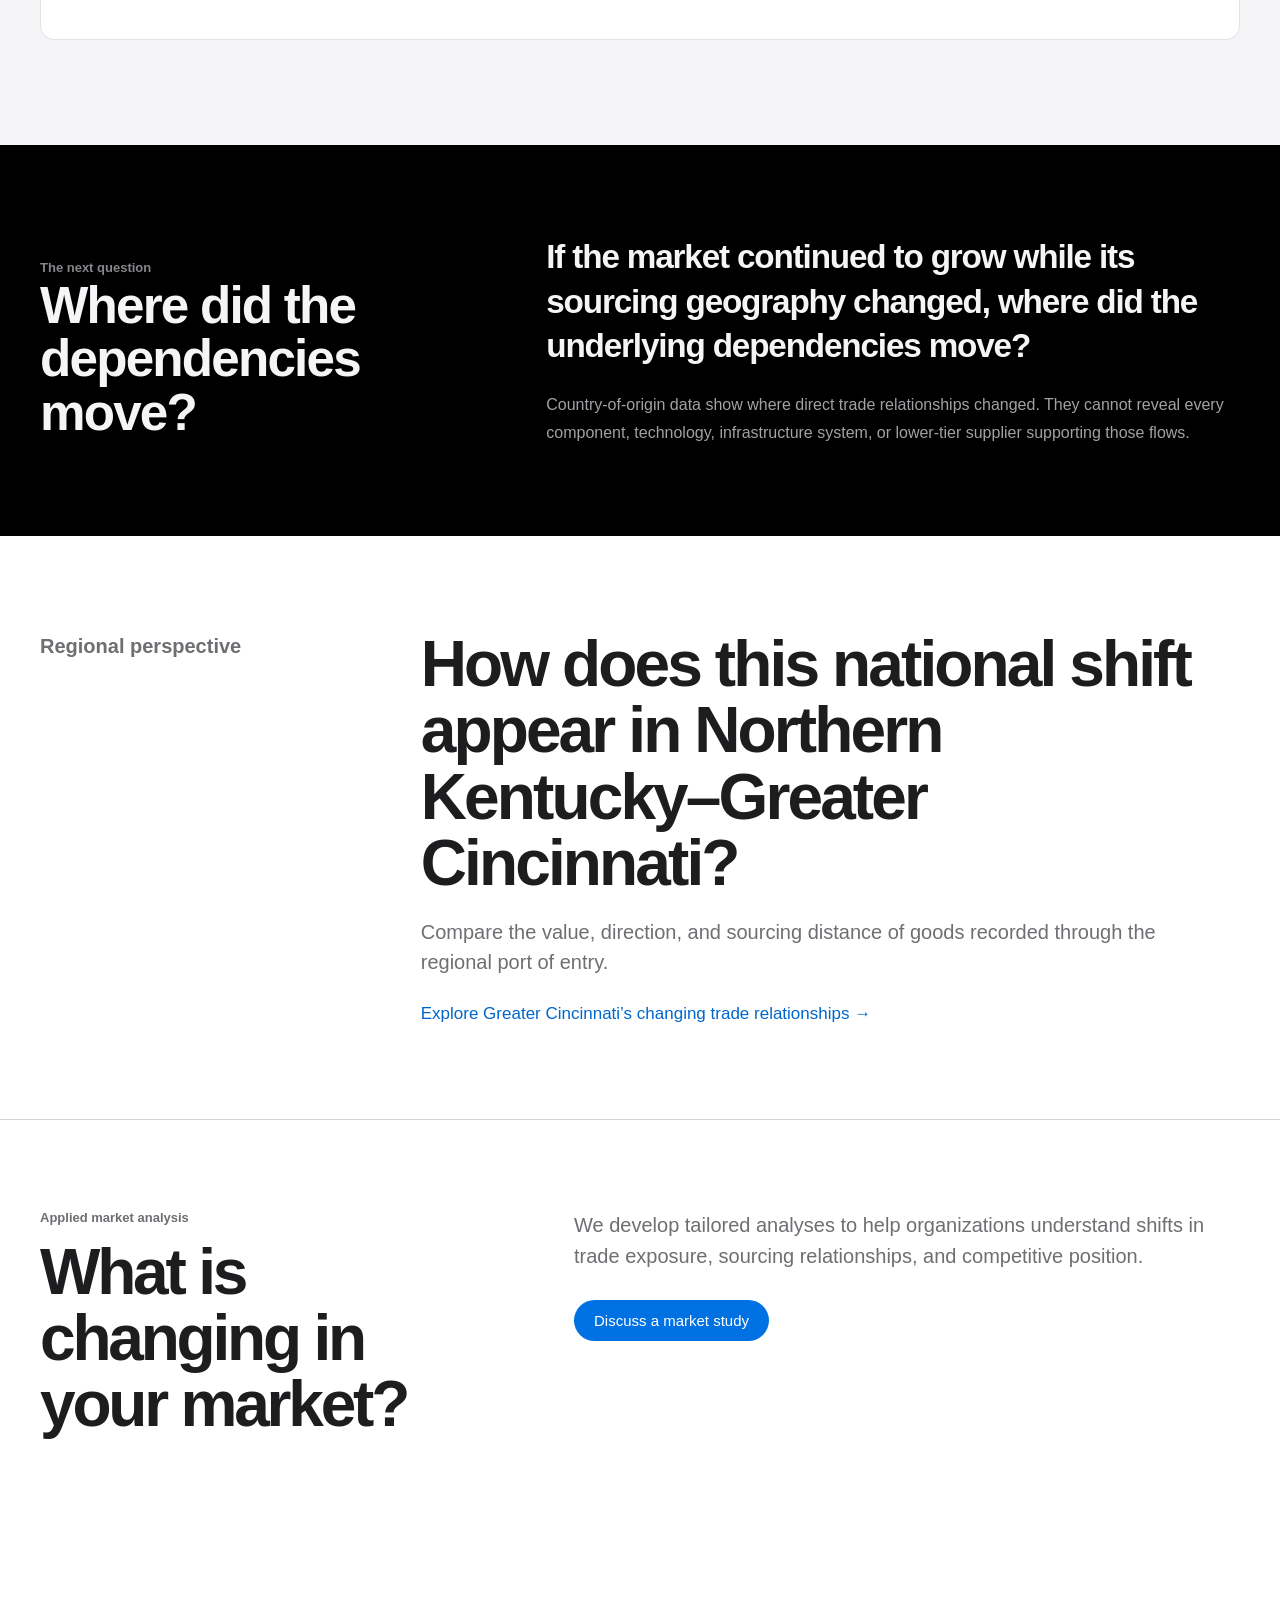
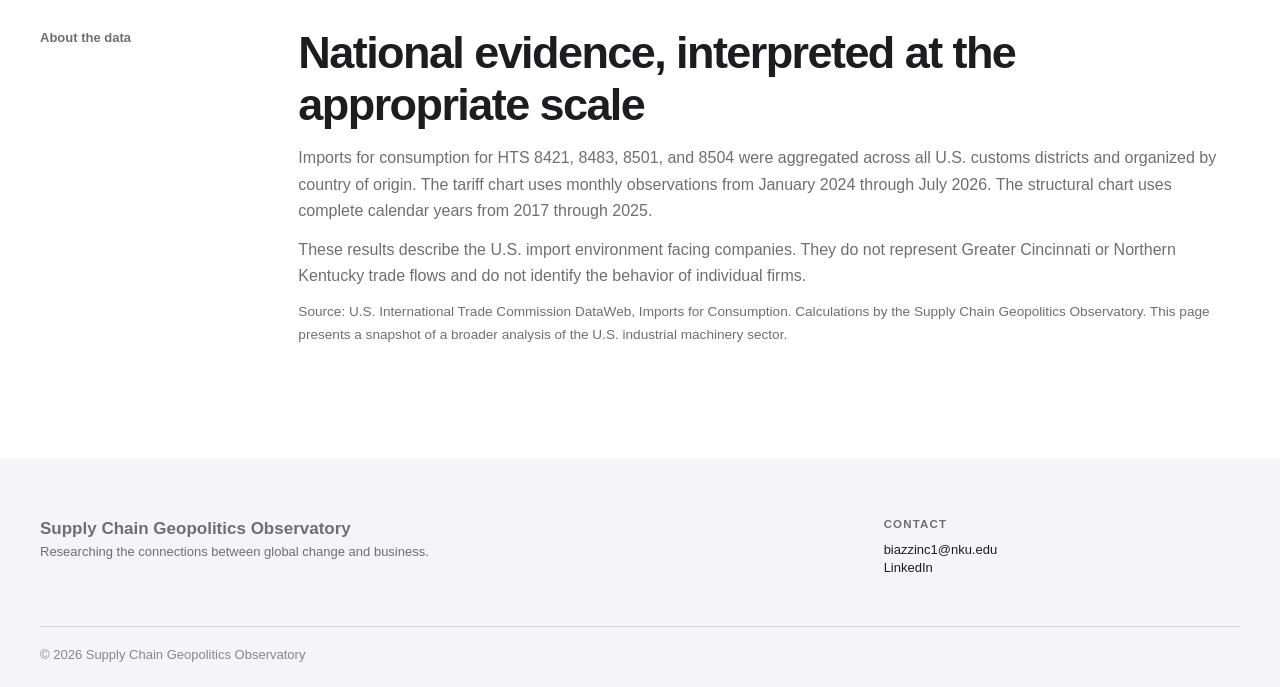
<file: machinery.html>
<!doctype html>
<html lang="en">
<head>
  <meta charset="utf-8">
  <meta name="viewport" content="width=device-width, initial-scale=1">
  <meta name="description" content="Explore how the effective tariff burden on selected industrial machinery imports changed from 2024 to 2026.">
  <title>Machinery Under Tariff Pressure | Supply Chain Geopolitics Observatory</title>
  <link rel="icon" href="favicon.svg">
  <link rel="stylesheet" href="styles.css">
  <style>
    :root{--ink:#1f2933;--muted:#68737d;--paper:#f7f5f0;--card:#fff;--line:#d9ddd9;--china:#b64032;--world:#3e4850;--accent:#c99a43;--navy:#173b5d}
    *{box-sizing:border-box} body{margin:0;color:var(--ink);background:var(--paper);font-family:Arial,Helvetica,sans-serif}
    .shell{width:min(1180px,calc(100% - 48px));margin:0 auto}
    .site-header{background:#fff;border-bottom:1px solid #e2e5e4}.header-inner{min-height:92px;display:flex;align-items:center;justify-content:space-between;gap:30px}
    .wordmark img{display:block;width:80px;height:auto}.site-header nav{display:flex;gap:27px;align-items:center}.site-header nav a{color:#2d3439;text-decoration:none;font-size:.94rem}.nav-join{border:1px solid #9ca4a8;border-radius:999px;padding:10px 18px}
    .hero{padding:78px 0 48px}.eyebrow{margin:0 0 15px;color:#8a6426;font-size:.76rem;font-weight:700;letter-spacing:.14em;text-transform:uppercase}
    h1{font-family:Georgia,serif;font-size:clamp(2.75rem,5.7vw,5.6rem);line-height:.98;letter-spacing:-.045em;max-width:960px;margin:0}
    .deck{max-width:760px;margin:28px 0 0;color:#58636b;font-size:1.16rem;line-height:1.62}
    .headline-strip{display:grid;grid-template-columns:1.2fr repeat(3,.72fr);background:var(--navy);color:#fff;border-radius:22px;overflow:hidden;margin-bottom:36px}
    .headline-copy{padding:31px 34px}.headline-copy p{margin:0;color:#d6e0e7;line-height:1.5}.headline-copy strong{display:block;color:#fff;font-family:Georgia,serif;font-size:1.55rem;line-height:1.18;margin-bottom:10px}
    .stat{padding:30px 24px;border-left:1px solid rgba(255,255,255,.18)}.stat span{display:block;color:#cbd6de;font-size:.76rem;text-transform:uppercase;letter-spacing:.08em}.stat strong{display:block;font-size:2rem;margin:10px 0 5px}.stat small{color:#dbe3e9;line-height:1.35}
    .analysis-card{background:var(--card);border:1px solid #dadfdc;border-radius:25px;padding:34px 34px 26px;box-shadow:0 10px 32px rgba(31,41,51,.07);margin-bottom:70px}
    .card-top{display:flex;justify-content:space-between;gap:30px;align-items:flex-start;margin-bottom:24px}.card-top h2{font-family:Georgia,serif;font-size:clamp(1.8rem,3vw,2.55rem);margin:3px 0 9px;letter-spacing:-.025em}.card-top p{margin:0;color:var(--muted);line-height:1.5}
    .controls{display:flex;flex-wrap:wrap;gap:8px;justify-content:flex-end;max-width:520px}.controls button{border:1px solid #cbd0cd;background:#fff;color:#39434a;border-radius:999px;padding:9px 13px;cursor:pointer;font-weight:600}.controls button:hover,.controls button:focus-visible{border-color:#5b6469}.controls button.active{background:#29343b;border-color:#29343b;color:#fff}
    .legend{display:flex;gap:22px;align-items:center;margin:2px 0 12px;color:#4c565c;font-size:.88rem}.legend span{display:flex;align-items:center;gap:8px}.swatch{width:22px;height:3px;border-radius:4px}.swatch.china{background:var(--china)}.swatch.world{background:var(--world)}
    #chart{width:100%;min-height:500px}.chart-svg{width:100%;height:auto;display:block}.grid{stroke:#e4e7e5;stroke-width:1}.axis-label{fill:#788289;font-size:12px}.x-label{fill:#68737a;font-size:11px}.series{fill:none;stroke-linecap:round;stroke-linejoin:round}.series.china{stroke:var(--china);stroke-width:4}.series.world{stroke:var(--world);stroke-width:3}.point{stroke:#fff;stroke-width:2}.event-band{fill:#d8b46f;opacity:.12}.event-line{stroke:#b48637;stroke-width:1.5;stroke-dasharray:5 5}.event-text{fill:#896425;font-size:11px;font-weight:700;letter-spacing:.04em}.end-label{font-size:13px;font-weight:700}.end-label.china{fill:var(--china)}.end-label.world{fill:var(--world)}
    .tooltip{position:absolute;pointer-events:none;background:#202a31;color:#fff;border-radius:9px;padding:10px 12px;font-size:.8rem;line-height:1.45;box-shadow:0 8px 20px rgba(0,0,0,.16);opacity:0;transform:translate(-50%,-110%);white-space:nowrap}.chart-wrap{position:relative}.chart-note{border-top:1px solid #e2e5e3;margin:15px 0 0;padding-top:17px;color:#6c757b;font-size:.84rem;line-height:1.55}
    .interpretation{background:#e8e5de;padding:68px 0}.interpretation-grid{display:grid;grid-template-columns:.75fr 1.25fr;gap:90px}.interpretation h2{font-family:Georgia,serif;font-size:clamp(2rem,4vw,3.5rem);line-height:1.05;margin:0}.interpretation blockquote{font-family:Georgia,serif;font-size:clamp(1.45rem,2.6vw,2.25rem);line-height:1.35;margin:0;color:#243038}.interpretation p{color:#59636a;line-height:1.7;margin:22px 0 0}
    .method{display:grid;grid-template-columns:.5fr 1.5fr;gap:70px;padding:62px 0}.method h2{font-family:Georgia,serif;margin:0 0 14px;font-size:1.65rem}.method p{color:#626d73;line-height:1.65;margin:0 0 12px}.source{font-size:.85rem}
    footer{background:#20292f;color:#e8ecee;padding:38px 0}.footer-grid{display:flex;justify-content:space-between;gap:40px}.footer-title{font-family:Georgia,serif;font-size:1.15rem;margin:0 0 7px}.footer-grid p{margin:0;color:#bcc5ca}.footer-grid a{color:#e8ecee;text-decoration:none;display:block;margin:3px 0}.footer-label{font-size:.72rem;text-transform:uppercase;letter-spacing:.1em;margin-bottom:8px!important}
    @media(max-width:850px){.site-header nav{display:none}.headline-strip{grid-template-columns:1fr 1fr}.headline-copy{grid-column:1/-1}.stat{border-top:1px solid rgba(255,255,255,.18)}.stat:last-child{grid-column:1/-1}.card-top,.interpretation-grid{display:block}.controls{justify-content:flex-start;margin-top:22px}.interpretation blockquote{margin-top:32px}.method{grid-template-columns:1fr;gap:20px}}
    @media(max-width:560px){.shell{width:min(100% - 28px,1180px)}.hero{padding:52px 0 35px}.headline-strip{grid-template-columns:1fr}.stat,.stat:last-child{grid-column:1}.analysis-card{padding:24px 16px}.controls button{font-size:.76rem}.footer-grid{display:block}.footer-grid>div+div{margin-top:24px}}
  </style>
  <style id="identity-overrides">
    /* Page-specific rules built on the Observatory's shared styles.css. */
    :root{--china:#0071e3;--world:#86868b;--paper:#fff;--card:#fff;--navy:#1d1d1f}
    body{background:#fff;color:#1d1d1f;font-family:-apple-system,BlinkMacSystemFont,"Segoe UI",Arial,sans-serif}
    .shell{width:min(1200px,calc(100% - 48px));margin-inline:auto}
    .site-header{background:#1d1d1fee;color:#f5f5f7;border:0;position:sticky;top:0;z-index:10;backdrop-filter:saturate(180%) blur(20px)}
    .header-inner{min-height:92px}.wordmark img{height:80px;width:auto;max-width:600px}
    .site-header nav{gap:30px}.site-header nav a{color:#d6d6d6;font-size:12px}.site-header nav a:hover{color:#fff}.nav-join{border:0;padding:0;color:#fff!important}
    .machinery-hero{padding-block:100px 85px;border-bottom:1px solid #d2d2d7}
    .machinery-hero .eyebrow,.eyebrow{color:#6e6e73;font-size:13px;font-weight:600;text-transform:none;letter-spacing:0}
    .machinery-hero h1{font-family:inherit;font-weight:600;font-size:clamp(52px,6.8vw,84px);line-height:1.02;letter-spacing:-.055em;max-width:1050px;margin:22px 0 38px}
    .machinery-hero .deck{max-width:800px;font-size:23px;line-height:1.45;letter-spacing:-.015em;color:#6e6e73;margin:0}
    .scope-note{display:inline-flex;align-items:center;gap:10px;margin-top:34px;padding:10px 14px;border-radius:980px;background:#f5f5f7;color:#424245;font-size:13px;font-weight:600}
    .scope-note::before{content:"";width:7px;height:7px;border-radius:50%;background:#0071e3}
    main>.shell:nth-of-type(2){padding-block:85px 110px}
    .headline-strip{grid-template-columns:1.2fr repeat(3,.72fr);background:#f5f5f7;color:#1d1d1f;border:0;border-radius:14px;margin-bottom:52px}
    .headline-copy{padding:31px 34px}.headline-copy strong{font-family:inherit;color:#1d1d1f;font-weight:600;letter-spacing:-.025em}.headline-copy p,.stat small{color:#6e6e73}
    .stat{border-left:1px solid #d2d2d7}.stat span{color:#86868b}.stat strong{color:#1d1d1f;font-weight:600;letter-spacing:-.035em}
    .analysis-card{background:#fff;border:1px solid #d2d2d7;border-radius:14px;padding:40px 42px 30px;box-shadow:none;margin:0}
    .card-top h2{font-family:inherit;font-weight:600;letter-spacing:-.035em}.card-top p{color:#6e6e73}.controls button{border:1px solid #d2d2d7;color:#424245;background:#fff;font-size:13px}.controls button:hover,.controls button:focus-visible{border-color:#86868b}.controls button.active{background:#1d1d1f;border-color:#1d1d1f;color:#fff}
    .legend{color:#6e6e73}.swatch.china{background:#0071e3}.swatch.world{background:#86868b}.series.china{stroke:#0071e3}.series.world{stroke:#86868b}.end-label.china{fill:#0071e3}.end-label.world{fill:#6e6e73}.event-band{fill:#0071e3;opacity:.06}.event-line{stroke:#0071e3;opacity:.7}.event-text{fill:#0071e3}.tooltip{background:#1d1d1f}.grid{stroke:#e8e8ed}.axis-label,.x-label{fill:#86868b}.chart-note{border-color:#d2d2d7;color:#86868b}
    .interpretation{background:#000;color:#f5f5f7;padding:90px 0}.interpretation h2{font-family:inherit;font-weight:600;letter-spacing:-.035em}.interpretation .eyebrow{color:#86868b}.interpretation blockquote{font-family:inherit;font-weight:600;letter-spacing:-.035em;color:#f5f5f7}.interpretation p{color:#a1a1a6}
    .regional-bridge{padding-block:95px;border-bottom:1px solid #d2d2d7}.regional-bridge-inner{display:grid;grid-template-columns:.55fr 1.45fr;gap:70px}.regional-bridge h2{font-size:clamp(40px,5vw,64px);font-weight:600;letter-spacing:-.045em;line-height:1.04;margin:0 0 20px}.regional-bridge p{max-width:780px;color:#6e6e73;font-size:20px;line-height:1.52;margin:0 0 26px}.regional-bridge a{color:#06c;font-size:17px}.regional-bridge a:hover{text-decoration:underline}
    .study-cta{padding-block:90px}.study-cta-inner{display:grid;grid-template-columns:.8fr 1.2fr;gap:90px;align-items:start}.study-cta h2{font-size:clamp(42px,5vw,68px);font-weight:600;letter-spacing:-.05em;line-height:1.03;margin:0}.study-cta-copy{font-size:20px;line-height:1.55;color:#6e6e73;margin:0 0 28px}.study-cta a{display:inline-flex;align-items:center;background:#0071e3;color:#fff;border-radius:980px;padding:12px 20px;font-size:15px;font-weight:500}.study-cta a:hover{background:#0077ed}
    .reconfiguration{background:#f5f5f7;padding-block:105px}.reconfiguration-intro{display:grid;grid-template-columns:.55fr 1.45fr;gap:70px;margin-bottom:48px}.reconfiguration-intro h2{font-size:clamp(42px,5vw,68px);font-weight:600;letter-spacing:-.05em;line-height:1.03;margin:0}.reconfiguration-intro p:last-child{font-size:20px;line-height:1.5;color:#6e6e73;margin:0}
    .trend-card{background:#fff;border-radius:14px;padding:42px;border:1px solid #e2e2e7}.trend-stats{display:grid;grid-template-columns:repeat(3,1fr);border-bottom:1px solid #d2d2d7;margin-bottom:28px}.trend-stat{padding:0 28px 28px}.trend-stat:first-child{padding-left:0}.trend-stat+.trend-stat{border-left:1px solid #d2d2d7}.trend-stat span{display:block;color:#86868b;font-size:13px}.trend-stat strong{display:block;font-size:34px;letter-spacing:-.04em;margin:8px 0 4px}.trend-stat small{color:#6e6e73}.trend-legend{display:flex;gap:24px;color:#6e6e73;font-size:13px;margin-bottom:10px}.trend-legend span{display:flex;align-items:center;gap:8px}.trend-legend i{display:block;width:22px;height:3px;border-radius:3px}.trend-total{background:#1d1d1f}.trend-china{background:#0071e3}#structure-chart{min-height:430px}.structure-line{fill:none;stroke-linecap:round;stroke-linejoin:round}.structure-line.total{stroke:#1d1d1f;stroke-width:4}.structure-line.china{stroke:#0071e3;stroke-width:4}.structure-point{stroke:#fff;stroke-width:2}.structure-label{font-size:13px;font-weight:700}.structure-label.total{fill:#1d1d1f}.structure-label.china{fill:#0071e3}.share-label{fill:#0071e3;font-size:11px;font-weight:600}.trend-note{font-size:13px;line-height:1.55;color:#86868b;border-top:1px solid #d2d2d7;padding-top:18px;margin:12px 0 0}
    .method{padding-block:100px;grid-template-columns:.45fr 1fr 1fr;gap:60px}.method>div:last-child{grid-column:2/4}.method h2{font-family:inherit;font-weight:600;font-size:45px;letter-spacing:-.035em}.method p{color:#6e6e73}
    footer{background:#f5f5f7;color:#6e6e73;padding:58px 0 25px}.footer-grid{display:grid;grid-template-columns:1.5fr .7fr;gap:80px}.footer-title{font-family:inherit;color:#1d1d1f;font-size:17px;font-weight:600}.footer-grid p{color:#6e6e73}.footer-grid a{color:#1d1d1f}.footer-label{color:#1d1d1f}.footer-bottom{border-top:1px solid #d2d2d7;margin-top:48px;padding-top:20px;color:#86868b}
    @media(max-width:850px){.shell{width:min(100% - 32px,1200px)}.header-inner{min-height:76px}.wordmark img{height:48px}.headline-strip{grid-template-columns:1fr 1fr}.headline-copy{grid-column:1/-1}.stat{border-top:1px solid #d2d2d7}.stat:last-child{grid-column:1/-1}.interpretation-grid,.reconfiguration-intro,.regional-bridge-inner,.study-cta-inner{display:block}.reconfiguration-intro p:last-child,.regional-bridge>div>div,.study-cta>div>div:last-child{margin-top:24px}.trend-stats{grid-template-columns:1fr}.trend-stat{padding:20px 0}.trend-stat+.trend-stat{border-left:0;border-top:1px solid #d2d2d7}.method{grid-template-columns:1fr}.method>div:last-child{grid-column:auto}.footer-grid{grid-template-columns:1fr}}
    @media(max-width:640px){.header-inner{padding-block:10px;align-items:flex-start;flex-direction:column}.wordmark img{height:44px}.site-header nav{display:flex;width:100%;overflow-x:auto;padding-bottom:4px}.machinery-hero{padding-block:72px}.machinery-hero h1{font-size:50px}.headline-strip{grid-template-columns:1fr}.headline-copy,.stat,.stat:last-child{grid-column:1}.analysis-card{padding:28px 18px}.card-top{display:block}.controls{justify-content:flex-start}.interpretation{padding:72px 0}}
  </style>
</head>
<body>
  <header class="site-header"><div class="shell header-inner"><a class="wordmark" href="index.html" aria-label="Supply Chain Geopolitics Observatory home"><img src="logo.png" alt="SCG Supply Chain Geopolitics Observatory"></a><nav aria-label="Primary navigation">
        <a href="index.html">Home</a>
        <a href="who-we-are.html">Who We Are</a>
        <a href="projects.html">Our Work</a>
        <a href="publications.html">Ideas in Circulation</a>
        <a href="work-with-us.html">Work With Us</a>
        <a class="nav-join" href="join.html">Join Us</a>
      </nav></div></header>

  <main>
    <section class="page-hero shell machinery-hero">
      <p class="eyebrow">U.S. machinery imports by country of origin</p>
      <h1>Trade disruption changed the economics—and the map—of machinery sourcing.</h1>
      <p class="deck">National import data show two connected changes: the effective tariff burden rose abruptly, while an expanding U.S. machinery market shifted away from China.</p>
      <p class="scope-note">Geographic scope: United States, aggregated across all customs districts</p>
    </section>

    <section class="shell">
      <div class="headline-strip">
        <div class="headline-copy"><strong>A decision environment reset</strong><p>The selected categories cover separation equipment, gears and transmission components, electric motors, and electrical converters.</p></div>
        <div class="stat"><span>China · 2024 average</span><strong id="stat-start">22.7%</strong><small>Effective tariff rate</small></div>
        <div class="stat"><span>China · May 2025</span><strong id="stat-peak">68.9%</strong><small>Peak in the series</small></div>
        <div class="stat"><span>China · July 2026</span><strong id="stat-latest">34.8%</strong><small>Still above 2024</small></div>
      </div>

      <article class="analysis-card">
        <div class="card-top">
          <div><p class="eyebrow">Observed tariff burden</p><h2 id="chart-title">Selected machinery</h2><p>Calculated duties as a share of customs value, January 2024–July 2026</p></div>
          <div class="controls" aria-label="Select machinery category">
            <button class="active" data-key="all">All selected</button><button data-key="8421">Separation</button><button data-key="8483">Gears</button><button data-key="8501">Motors</button><button data-key="8504">Converters</button>
          </div>
        </div>
        <div class="legend"><span><i class="swatch china"></i>Imports from China</span><span><i class="swatch world"></i>Imports from all origins</span></div>
        <div class="chart-wrap"><div id="chart" role="img" aria-label="Monthly effective tariff rates on selected industrial machinery imports from China and all origins"></div><div class="tooltip" id="tooltip"></div></div>
        <p class="chart-note">The effective tariff rate equals calculated duties divided by customs value. It is a trade-weighted realized measure, so it reflects statutory duties, product mix, origin mix, and applicable tariff programs. Monthly values are not seasonally adjusted. The pattern identifies a changed cost environment; it does not establish how any individual company responded.</p>
      </article>
    </section>

    <section class="reconfiguration" aria-labelledby="reconfiguration-title">
      <div class="shell">
        <div class="reconfiguration-intro">
          <div><p class="eyebrow">Structural reconfiguration · 2017–2025</p><h2 id="reconfiguration-title">The market expanded. China lost ground.</h2></div>
          <p>U.S. imports in the four selected machinery families increased by 81.1%. Imports from China declined by 32.4%. Demand for imported equipment continued to grow, but the geography supplying it changed.</p>
        </div>
        <div class="trend-card multicountry">
          <div class="trend-stats">
            <div class="trend-stat"><span>Total machinery imports</span><strong>+81.1%</strong><small>$38.50B to $69.72B</small></div>
            <div class="trend-stat"><span>Imports from China</span><strong>−32.4%</strong><small>$10.29B to $6.96B</small></div>
            <div class="trend-stat"><span>China's share</span><strong>26.7% → 10.0%</strong><small>−16.7 percentage points</small></div>
          </div>
          <div class="trend-legend"><span><i class="trend-total"></i>Total imports</span><span><i class="trend-china"></i>Imports from China</span></div>
          <div id="structure-chart" role="img" aria-label="Indexed growth of total U.S. machinery imports and imports from China from 2017 to 2025"></div>
          <p class="trend-note">Index: 2017 = 100. Annual imports for consumption for HTS 8421, 8483, 8501, and 8504. The chart describes U.S. national trade by country of origin. It does not measure Greater Cincinnati or Northern Kentucky.</p>
        </div>
      </div>
    </section>

    <section class="interpretation"><div class="shell interpretation-grid"><div><p class="eyebrow">The next question</p><h2>Where did the dependencies move?</h2></div><div><blockquote>If the market continued to grow while its sourcing geography changed, where did the underlying dependencies move?</blockquote><p>Country-of-origin data show where direct trade relationships changed. They cannot reveal every component, technology, infrastructure system, or lower-tier supplier supporting those flows.</p></div></div></section>

    <section class="regional-bridge">
      <div class="shell regional-bridge-inner">
        <p class="eyebrow">Regional perspective</p>
        <div>
          <h2>How does this national shift appear in Northern Kentucky–Greater Cincinnati?</h2>
          <p>Compare the value, direction, and sourcing distance of goods recorded through the regional port of entry.</p>
          <a href="trade.html">Explore Greater Cincinnati’s changing trade relationships →</a>
        </div>
      </div>
    </section>

    <section class="study-cta">
      <div class="shell study-cta-inner">
        <div><p class="eyebrow">Applied market analysis</p><h2>What is changing in your market?</h2></div>
        <div><p class="study-cta-copy">We develop tailored analyses to help organizations understand shifts in trade exposure, sourcing relationships, and competitive position.</p><a href="mailto:biazzinc1@nku.edu?subject=Market%20study%20inquiry">Discuss a market study</a></div>
      </div>
    </section>

    <section class="method shell"><div><p class="eyebrow">About the data</p></div><div><h2>National evidence, interpreted at the appropriate scale</h2><p>Imports for consumption for HTS 8421, 8483, 8501, and 8504 were aggregated across all U.S. customs districts and organized by country of origin. The tariff chart uses monthly observations from January 2024 through July 2026. The structural chart uses complete calendar years from 2017 through 2025.</p><p>These results describe the U.S. import environment facing companies. They do not represent Greater Cincinnati or Northern Kentucky trade flows and do not identify the behavior of individual firms.</p><p class="source">Source: U.S. International Trade Commission DataWeb, Imports for Consumption. Calculations by the Supply Chain Geopolitics Observatory. This page presents a snapshot of a broader analysis of the U.S. industrial machinery sector.</p></div></section>
  </main>

  <footer><div class="shell footer-grid"><div><p class="footer-title">Supply Chain Geopolitics Observatory</p><p>Researching the connections between global change and business.</p></div><div><p class="footer-label">Contact</p><a href="mailto:biazzinc1@nku.edu">biazzinc1@nku.edu</a><a href="https://www.linkedin.com/company/supply-chain-geopolitics-observ/">LinkedIn</a></div></div><div class="shell footer-bottom">© 2026 Supply Chain Geopolitics Observatory</div></footer>

  <script>
  const DATA={
    all:{label:'Selected machinery',rows:[[3.747,22.686],[3.45,22.431],[3.005,22.262],[3.126,22.359],[3.305,21.818],[3.321,22.513],[3.502,22.579],[3.407,23.067],[3.348,23.145],[3.231,22.753],[3.143,23.083],[3.48,22.886],[3.67,22.487],[3.649,24.56],[5.311,36.589],[9.08,57.047],[12.364,68.89],[11.327,51.974],[12.083,51.893],[14.465,52.403],[18.23,55.092],[19.2,55.967],[18.042,49.964],[18.195,46.344],[18.481,46.377],[15.156,42.266],[10.741,34.924],[11.836,34.421],[11.833,34.459],[11.839,33.989],[11.766,34.753]]},
    8421:{label:'Separation & filtering equipment',rows:[[2.722,20.616],[2.556,19.646],[2.164,19.463],[2.195,19.046],[2.201,16.498],[2.262,18.12],[2.325,18.701],[2.197,20.026],[2.035,19.464],[1.879,19.2],[2.026,19.871],[2.445,19.4],[2.622,19.481],[2.44,20.375],[4.543,31.053],[7.951,47.866],[11.563,67.559],[10.358,53.204],[10.965,51.532],[11.666,51.039],[13.622,53.342],[14.341,53.598],[13.123,47.17],[13.392,44.771],[14.081,45.816],[12.067,42.172],[8.985,33.66],[9.288,31.938],[8.85,31.477],[8.992,32.21],[8.561,31.976]]},
    8483:{label:'Gears & transmission components',rows:[[4.829,25.036],[4.768,24.612],[4.453,25.033],[4.546,25.242],[4.699,25.443],[4.73,25.555],[4.872,25.058],[5.153,25.566],[4.957,25.498],[4.709,25.416],[4.276,25.253],[4.659,25.427],[4.908,25.055],[4.921,26.037],[6.671,36.347],[10.888,57.54],[15.415,71.102],[14.426,51.704],[14.522,51.31],[19.612,54.676],[28.752,65.839],[28.372,66.36],[27.814,60.639],[26.908,55.486],[27.188,55.43],[24.062,54.463],[20.241,47.838],[17.565,42.787],[16.845,40.682],[16.043,41.001],[16.404,41.492]]},
    8501:{label:'Electric motors',rows:[[4.22,20.377],[4.075,20.197],[3.798,19.782],[3.944,20.25],[4.003,20.141],[3.907,21.002],[4.413,21.088],[4.04,20.767],[4.175,21.429],[3.868,19.993],[3.685,20.954],[4.076,20.762],[4.27,19.498],[4.279,22.3],[7.004,35.169],[9.311,54.59],[12.748,64.715],[11.438,49.02],[12.682,50.947],[14.056,51.12],[17.468,48.678],[18.562,51.009],[17.171,45.293],[16.561,41.922],[16.907,42.006],[13.833,38.97],[10.368,32.686],[10.148,31.413],[9.635,31.755],[9.677,31.989],[10.199,33.366]]},
    8504:{label:'Converters & inverters',rows:[[3.626,23.737],[3.13,24.097],[2.558,23.812],[2.706,23.994],[3.005,23.909],[3.081,24.184],[3.157,24.206],[3.133,24.302],[3.092,24.383],[3.071,24.307],[3.066,24.349],[3.307,24.366],[3.493,24.098],[3.508,26.726],[4.523,39.967],[8.847,61.762],[11.476,70.653],[10.697,53.098],[11.514,52.821],[14.129,52.609],[17.072,54.401],[18.213,54.778],[17.197,48.518],[17.924,44.409],[18.095,44.608],[14.012,38.799],[8.527,31.343],[11.73,33.869],[12.414,34.394],[12.555,33.109],[12.261,34.222]]}
  };
  const DATES=Array.from({length:31},(_,i)=>{const d=new Date(2024,i,1);return d.toLocaleDateString('en-US',{month:'short',year:'numeric'})});
  const chart=document.querySelector('#chart'),tooltip=document.querySelector('#tooltip');
  function render(key='all'){
    const item=DATA[key],rows=item.rows,W=1080,H=500,m={t:40,r:105,b:55,l:58},iw=W-m.l-m.r,ih=H-m.t-m.b,max=80;
    const x=i=>m.l+i/(rows.length-1)*iw,y=v=>m.t+(max-v)/max*ih;
    const path=j=>rows.map((r,i)=>(i?'L':'M')+x(i).toFixed(1)+','+y(r[j]).toFixed(1)).join(' ');
    let svg=`<svg class="chart-svg" viewBox="0 0 ${W} ${H}" aria-hidden="true">`;
    svg+=`<rect class="event-band" x="${x(13)}" y="${m.t}" width="${x(16)-x(13)}" height="${ih}"/><line class="event-line" x1="${x(13)}" x2="${x(13)}" y1="${m.t}" y2="${H-m.b}"/><text class="event-text" x="${x(13)+8}" y="${m.t+16}">2025 ESCALATION</text>`;
    for(let v=0;v<=80;v+=20){svg+=`<line class="grid" x1="${m.l}" x2="${W-m.r}" y1="${y(v)}" y2="${y(v)}"/><text class="axis-label" x="${m.l-10}" y="${y(v)+4}" text-anchor="end">${v}%</text>`}
    [0,6,12,18,24,30].forEach(i=>svg+=`<text class="x-label" x="${x(i)}" y="${H-22}" text-anchor="middle">${DATES[i]}</text>`);
    svg+=`<path class="series china" d="${path(1)}"/><path class="series world" d="${path(0)}"/>`;
    rows.forEach((r,i)=>svg+=`<circle class="point" data-i="${i}" cx="${x(i)}" cy="${y(r[1])}" r="4" fill="var(--china)"/><circle class="point" data-i="${i}" cx="${x(i)}" cy="${y(r[0])}" r="3.5" fill="var(--world)"/>`);
    const last=rows.length-1;svg+=`<text class="end-label china" x="${x(last)+10}" y="${y(rows[last][1])+4}">China ${rows[last][1].toFixed(1)}%</text><text class="end-label world" x="${x(last)+10}" y="${y(rows[last][0])+4}">All ${rows[last][0].toFixed(1)}%</text></svg>`;
    chart.innerHTML=svg;document.querySelector('#chart-title').textContent=item.label;
    const avg24=rows.slice(0,12).reduce((s,r)=>s+r[1],0)/12,peak=Math.max(...rows.map(r=>r[1])),latest=rows[last][1];
    document.querySelector('#stat-start').textContent=avg24.toFixed(1)+'%';document.querySelector('#stat-peak').textContent=peak.toFixed(1)+'%';document.querySelector('#stat-latest').textContent=latest.toFixed(1)+'%';
    chart.querySelectorAll('.point').forEach(p=>{p.addEventListener('mouseenter',e=>{const i=+e.target.dataset.i,r=rows[i];tooltip.innerHTML=`<strong>${DATES[i]}</strong><br>China: ${r[1].toFixed(1)}%<br>All origins: ${r[0].toFixed(1)}%`;tooltip.style.left=e.target.getAttribute('cx')/W*100+'%';tooltip.style.top=e.target.getAttribute('cy')/H*100+'%';tooltip.style.opacity=1});p.addEventListener('mouseleave',()=>tooltip.style.opacity=0)});
  }
  function renderStructure(){
    const years=[2017,2018,2019,2020,2021,2022,2023,2024,2025];
    const total=[100,109.84,111.35,109.22,130.05,149.71,162.99,173.74,181.09];
    const china=[100,110.79,91.45,82.80,91.35,95.63,81.05,77.84,67.64];
    const share=[26.7,26.9,22.0,20.3,18.8,17.1,13.3,12.0,10.0];
    const W=1080,H=430,m={t:34,r:100,b:52,l:58},iw=W-m.l-m.r,ih=H-m.t-m.b,min=50,max=190;
    const x=i=>m.l+i/(years.length-1)*iw,y=v=>m.t+(max-v)/(max-min)*ih;
    const path=a=>a.map((v,i)=>(i?'L':'M')+x(i).toFixed(1)+','+y(v).toFixed(1)).join(' ');
    let svg=`<svg class="chart-svg" viewBox="0 0 ${W} ${H}" aria-hidden="true">`;
    [50,100,150].forEach(v=>svg+=`<line class="grid" x1="${m.l}" x2="${W-m.r}" y1="${y(v)}" y2="${y(v)}"/><text class="axis-label" x="${m.l-10}" y="${y(v)+4}" text-anchor="end">${v}</text>`);
    years.forEach((yr,i)=>svg+=`<text class="x-label" x="${x(i)}" y="${H-19}" text-anchor="middle">${yr}</text>`);
    svg+=`<path class="structure-line total" d="${path(total)}"/><path class="structure-line china" d="${path(china)}"/>`;
    total.forEach((v,i)=>svg+=`<circle class="structure-point" cx="${x(i)}" cy="${y(v)}" r="5" fill="#1d1d1f"/>`);
    china.forEach((v,i)=>svg+=`<circle class="structure-point" cx="${x(i)}" cy="${y(v)}" r="5" fill="#0071e3"/><text class="share-label" x="${x(i)}" y="${y(v)+22}" text-anchor="middle">${share[i]}%</text>`);
    svg+=`<text class="structure-label total" x="${x(8)+12}" y="${y(total[8])+4}">Total 181</text><text class="structure-label china" x="${x(8)+12}" y="${y(china[8])+4}">China 68</text></svg>`;
    document.querySelector('#structure-chart').innerHTML=svg;
  }
  document.querySelectorAll('.controls button').forEach(b=>b.addEventListener('click',()=>{document.querySelectorAll('.controls button').forEach(x=>x.classList.remove('active'));b.classList.add('active');render(b.dataset.key)}));render();renderStructure();
  </script>
</body>
</html>
</file>
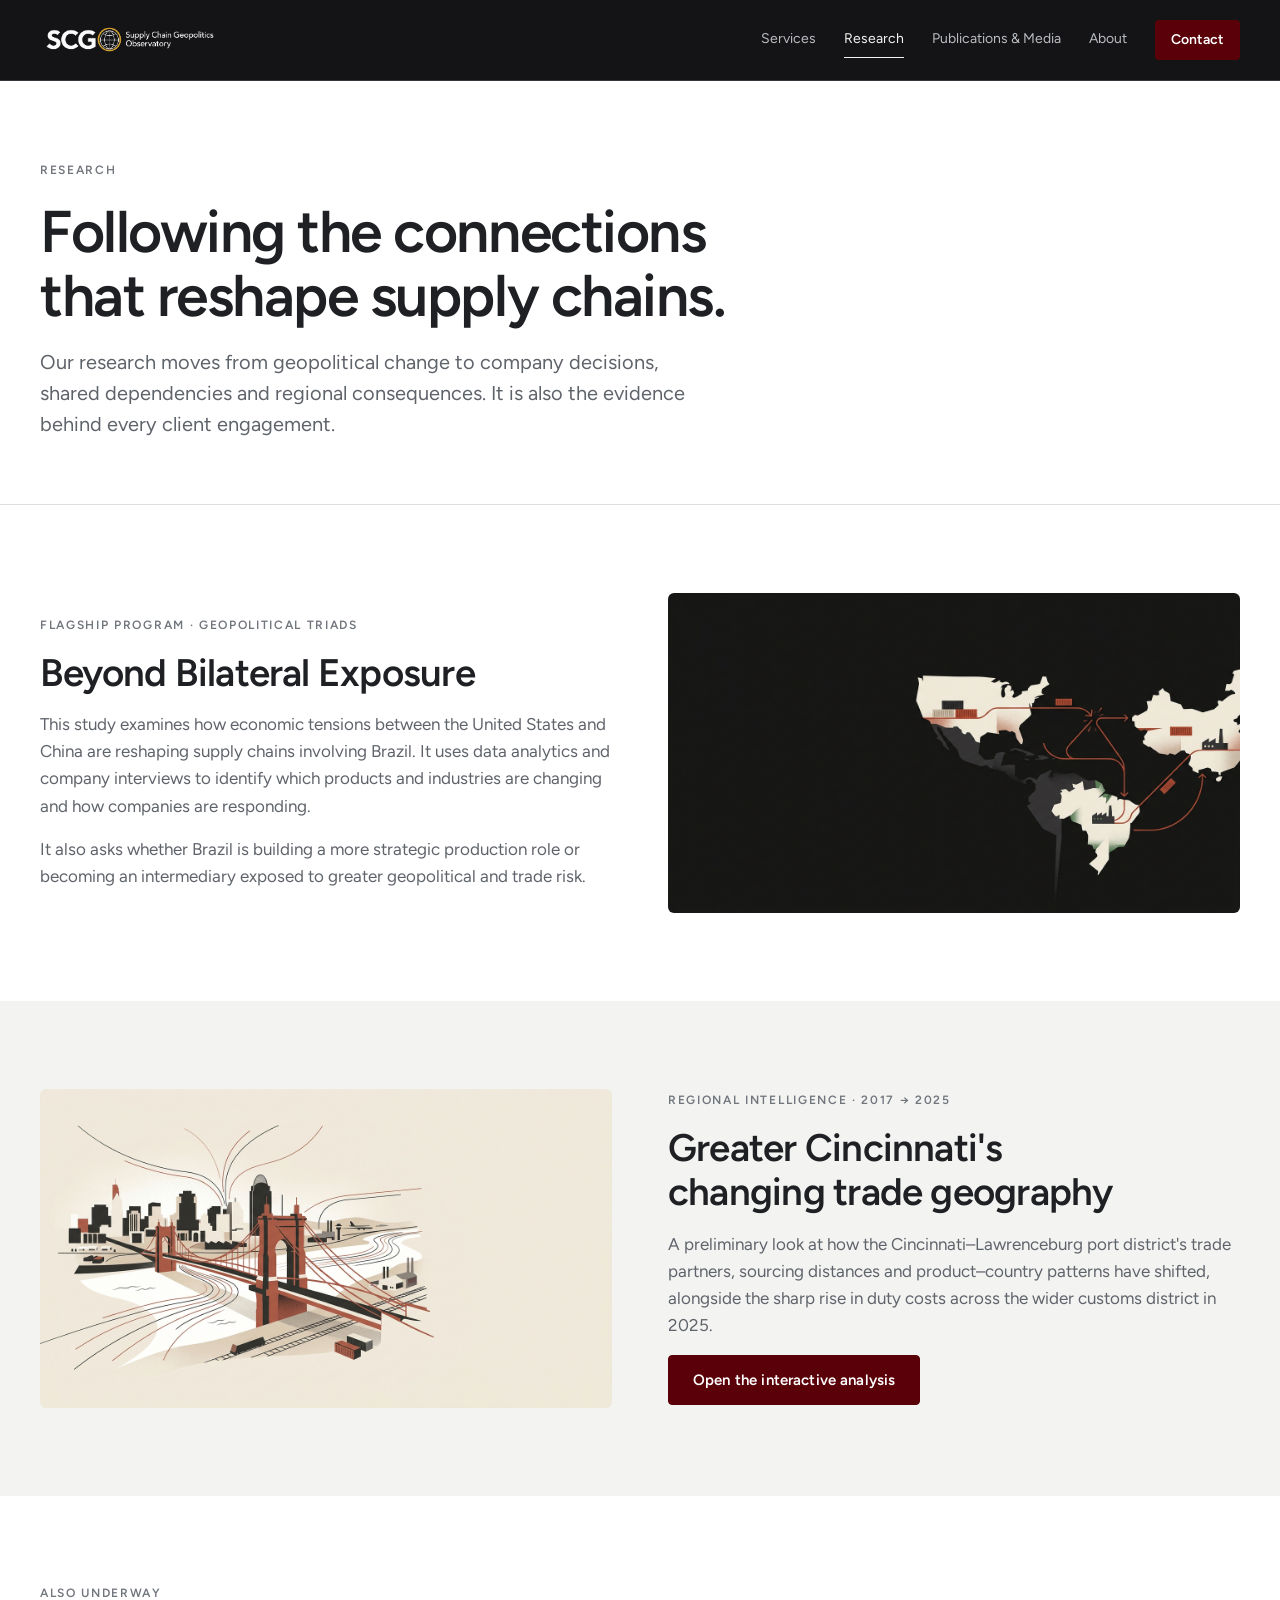
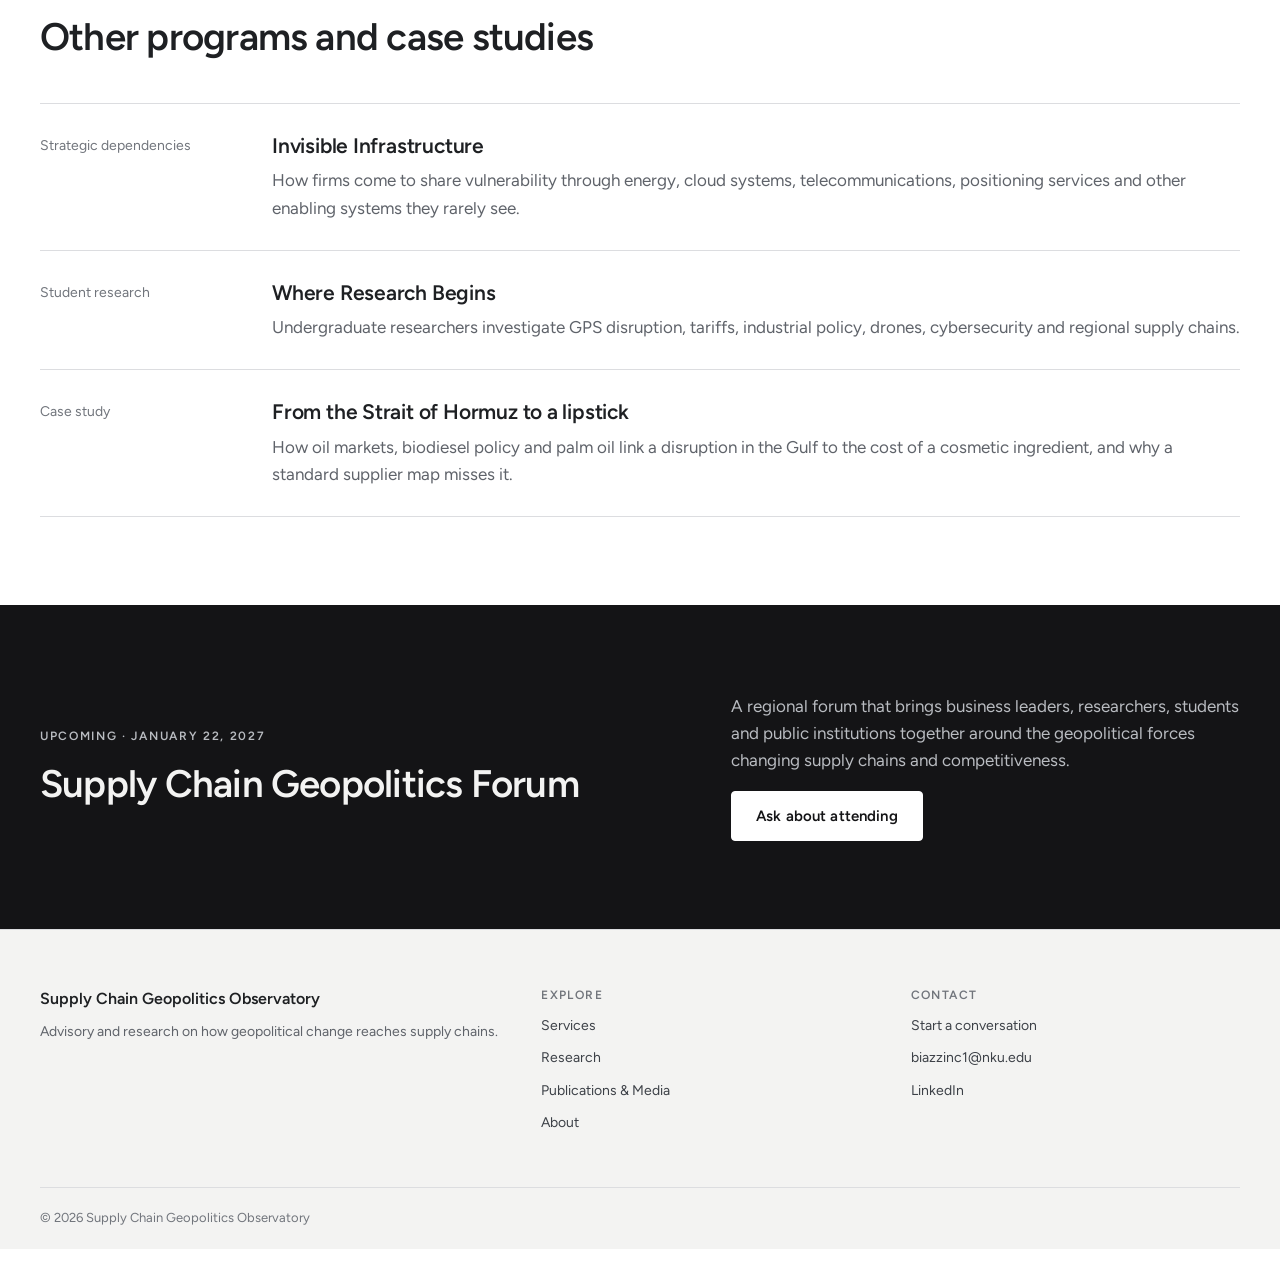
<file: projects.html>
<!doctype html>
<html lang="en">
<head>
  <meta charset="utf-8">
  <meta name="viewport" content="width=device-width, initial-scale=1, viewport-fit=cover">
  <meta name="description" content="Research programs, regional trade data and case studies on how geopolitical change moves through supply chains.">
  <title>Research | Supply Chain Geopolitics Observatory</title>
  <link rel="icon" href="favicon.svg">
  <link rel="preconnect" href="https://fonts.googleapis.com">
  <link rel="preconnect" href="https://fonts.gstatic.com" crossorigin>
  <link rel="stylesheet" href="https://fonts.googleapis.com/css2?family=Figtree:wght@400;500;600;700&amp;display=swap">
  <link rel="stylesheet" href="site.css">
</head>
<body>
  <a class="sg-skip" href="#main">Skip to content</a>
  <header class="sg-header">
    <div class="sg-wrap sg-header-inner">
      <a class="sg-logo" href="index.html" aria-label="Supply Chain Geopolitics Observatory home">
        <img src="logo.png" alt="SCG Supply Chain Geopolitics Observatory">
      </a>
      <nav class="sg-nav" aria-label="Primary navigation">
        <a href="work-with-us.html">Services</a>
        <a href="projects.html" aria-current="page">Research</a>
        <a href="publications.html">Publications &amp; Media</a>
        <a href="who-we-are.html">About</a>
        <a class="sg-nav-cta" href="contact.html">Contact</a>
      </nav>
    </div>
  </header>

  <main id="main">
    <section class="sg-page-hero">
      <div class="sg-wrap">
        <p class="sg-kicker">Research</p>
        <h1 class="sg-h1">Following the connections that reshape supply chains.</h1>
        <p class="sg-lede">Our research moves from geopolitical change to company decisions, shared dependencies and regional consequences. It is also the evidence behind every client engagement.</p>
      </div>
    </section>

    <section class="sg-section" id="triads">
      <div class="sg-wrap sg-feature">
        <div class="sg-feature-copy">
          <p class="sg-kicker">Flagship program · Geopolitical triads</p>
          <h2 class="sg-h2">Beyond Bilateral Exposure</h2>
          <p class="sg-p">This study examines how economic tensions between the United States and China are reshaping supply chains involving Brazil. It uses data analytics and company interviews to identify which products and industries are changing and how companies are responding.</p>
          <p class="sg-p">It also asks whether Brazil is building a more strategic production role or becoming an intermediary exposed to greater geopolitical and trade risk.</p>
        </div>
        <img src="figuratriad.jpg" alt="Illustration of changing trade connections among the United States, China and Brazil">
      </div>
    </section>

    <section class="sg-section sg-section--soft" id="regional">
      <div class="sg-wrap sg-feature">
        <img src="figuracinci.jpg" alt="Editorial illustration of Greater Cincinnati trade connections, infrastructure and industry">
        <div class="sg-feature-copy">
          <p class="sg-kicker">Regional intelligence · 2017 → 2025</p>
          <h2 class="sg-h2">Greater Cincinnati's changing trade geography</h2>
          <p class="sg-p">A preliminary look at how the Cincinnati–Lawrenceburg port district's trade partners, sourcing distances and product–country patterns have shifted, alongside the sharp rise in duty costs across the wider customs district in 2025.</p>
          <a class="sg-btn" href="trade.html">Open the interactive analysis</a>
        </div>
      </div>
    </section>

    <section class="sg-section">
      <div class="sg-wrap sg-stack">
        <div class="sg-head">
          <div>
            <p class="sg-kicker">Also underway</p>
            <h2 class="sg-h2">Other programs and case studies</h2>
          </div>
        </div>
        <div class="sg-rows">
          <div class="sg-row" id="infrastructure">
            <p class="sg-meta">Strategic dependencies</p>
            <div>
              <h3 class="sg-h3">Invisible Infrastructure</h3>
              <p class="sg-p">How firms come to share vulnerability through energy, cloud systems, telecommunications, positioning services and other enabling systems they rarely see.</p>
            </div>
          </div>
          <div class="sg-row" id="students">
            <p class="sg-meta">Student research</p>
            <div>
              <h3 class="sg-h3">Where Research Begins</h3>
              <p class="sg-p">Undergraduate researchers investigate GPS disruption, tariffs, industrial policy, drones, cybersecurity and regional supply chains.</p>
            </div>
          </div>
          <a class="sg-row" href="lipstick.html">
            <p class="sg-meta">Case study</p>
            <div>
              <h3 class="sg-h3">From the Strait of Hormuz to a lipstick</h3>
              <p class="sg-p">How oil markets, biodiesel policy and palm oil link a disruption in the Gulf to the cost of a cosmetic ingredient, and why a standard supplier map misses it.</p>
            </div>
          </a>
        </div>
      </div>
    </section>

    <section class="sg-section sg-section--lead" id="forum">
      <div class="sg-wrap sg-cta">
        <div>
          <p class="sg-kicker">Upcoming · January 22, 2027</p>
          <h2 class="sg-h2">Supply Chain Geopolitics Forum</h2>
        </div>
        <div>
          <p class="sg-p">A regional forum that brings business leaders, researchers, students and public institutions together around the geopolitical forces changing supply chains and competitiveness.</p>
          <a class="sg-btn sg-btn--light" href="contact.html?topic=forum">Ask about attending</a>
        </div>
      </div>
    </section>
  </main>

  <footer class="sg-footer">
    <div class="sg-wrap sg-footer-grid">
      <div>
        <p class="sg-footer-title">Supply Chain Geopolitics Observatory</p>
        <p>Advisory and research on how geopolitical change reaches supply chains.</p>
      </div>
      <div>
        <p class="sg-footer-label">Explore</p>
        <a href="work-with-us.html">Services</a>
        <a href="projects.html">Research</a>
        <a href="publications.html">Publications &amp; Media</a>
        <a href="who-we-are.html">About</a>
      </div>
      <div>
        <p class="sg-footer-label">Contact</p>
        <a href="contact.html">Start a conversation</a>
        <a href="mailto:biazzinc1@nku.edu">biazzinc1@nku.edu</a>
        <a href="https://www.linkedin.com/company/supply-chain-geopolitics-observ/">LinkedIn</a>
      </div>
    </div>
    <div class="sg-wrap"><p class="sg-footer-bottom">© 2026 Supply Chain Geopolitics Observatory</p></div>
  </footer>
</body>
</html>
</file>
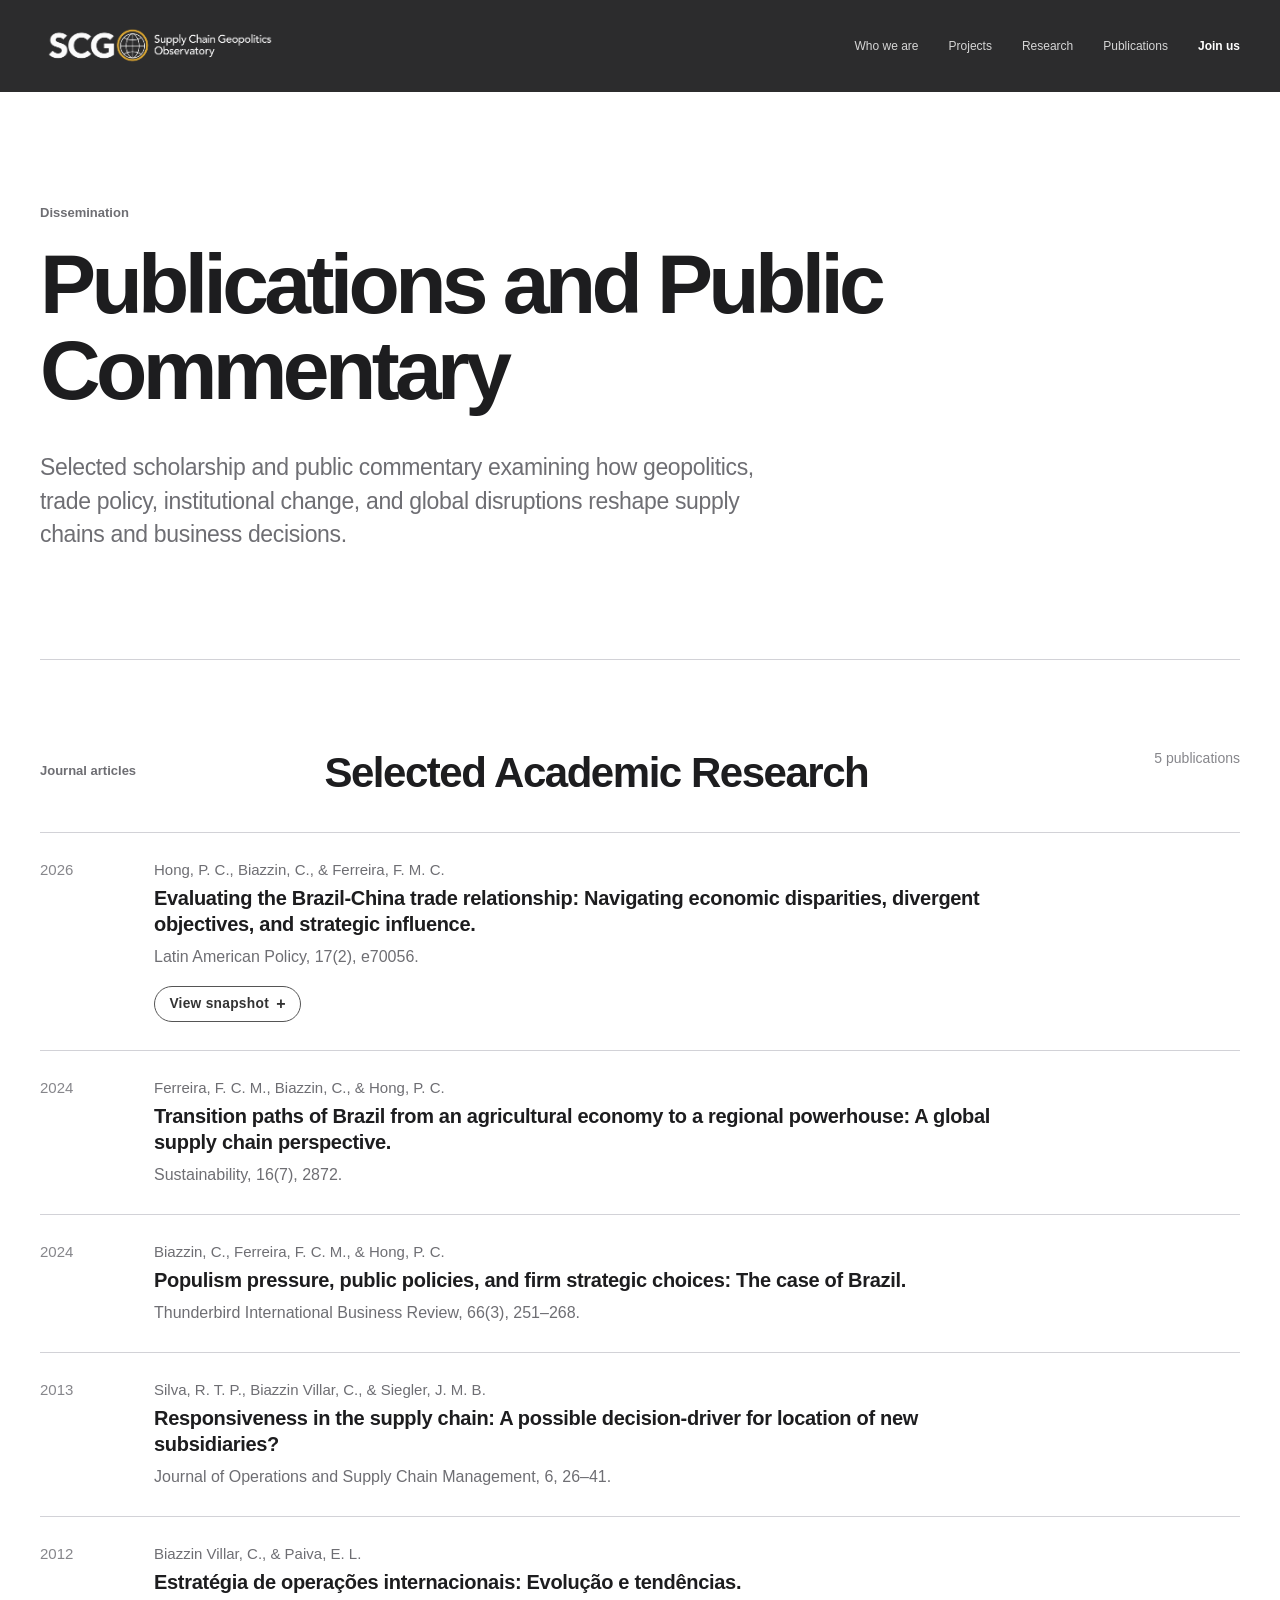
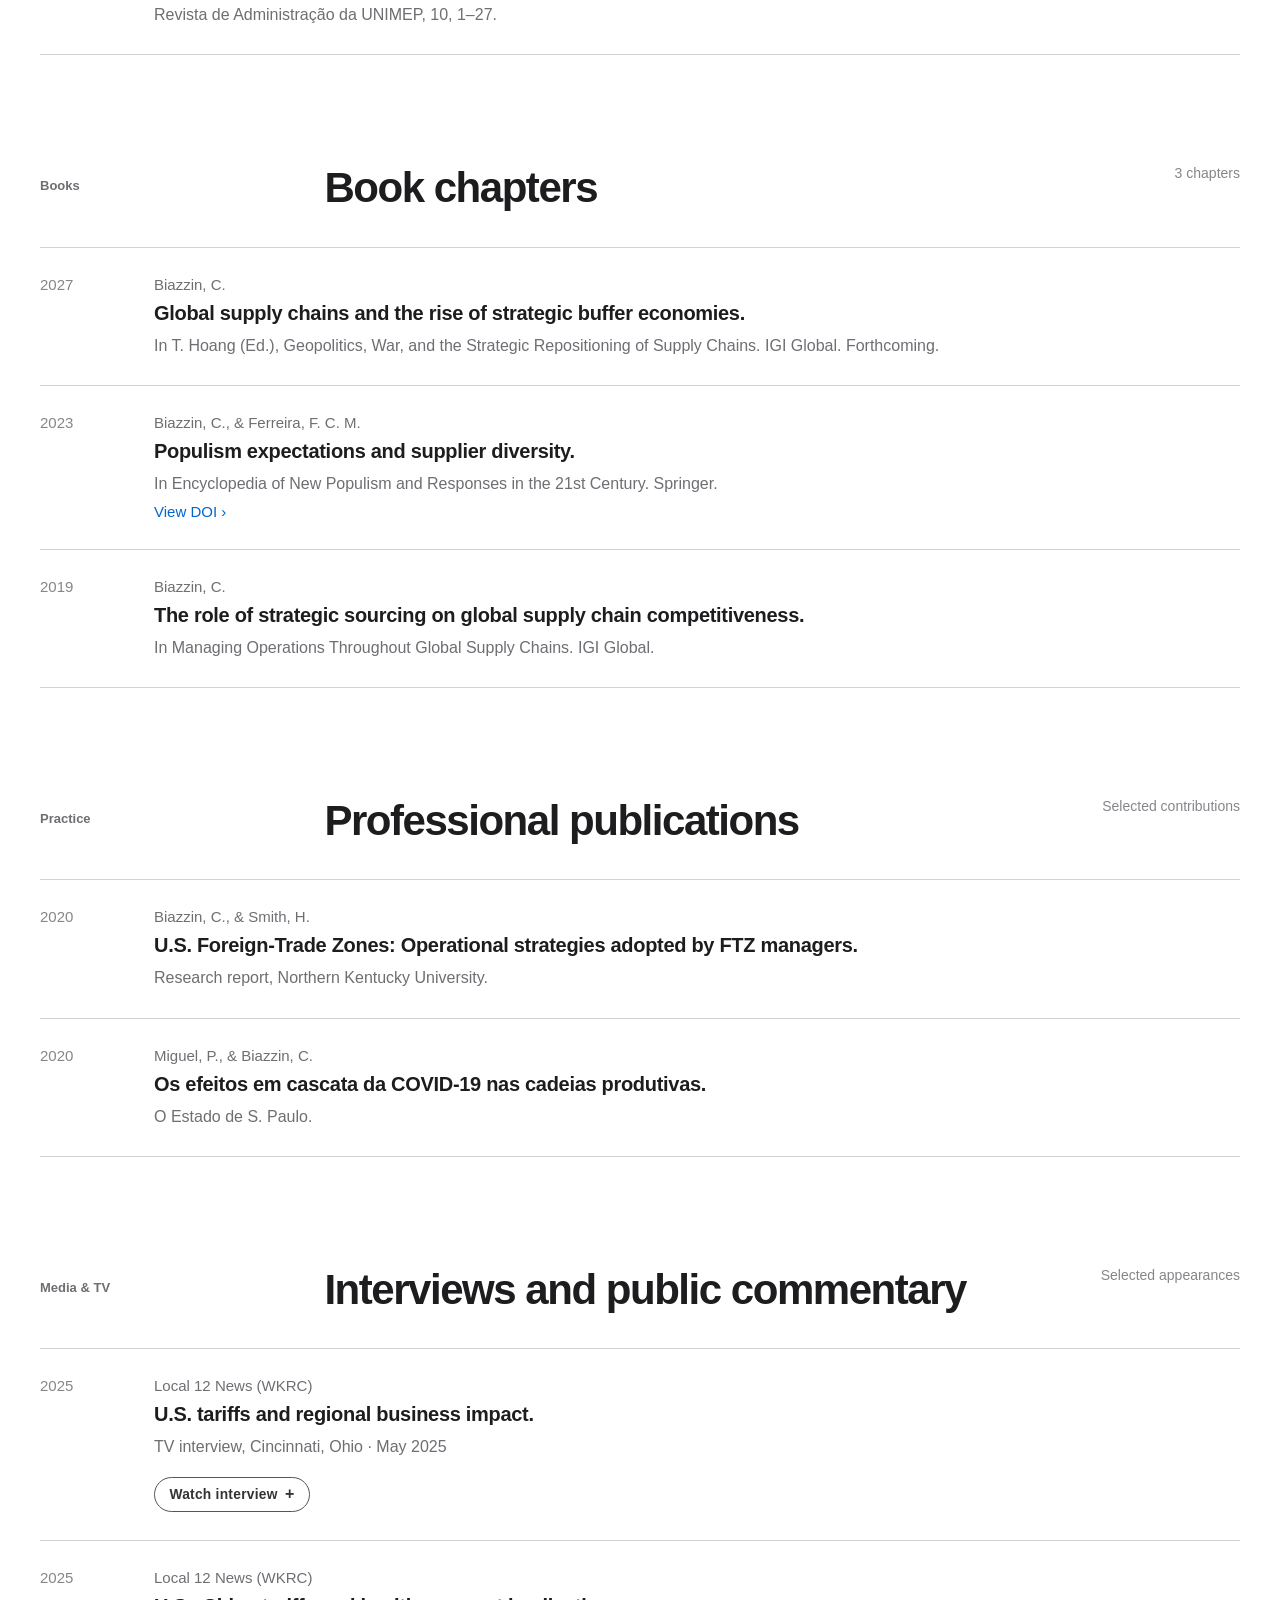
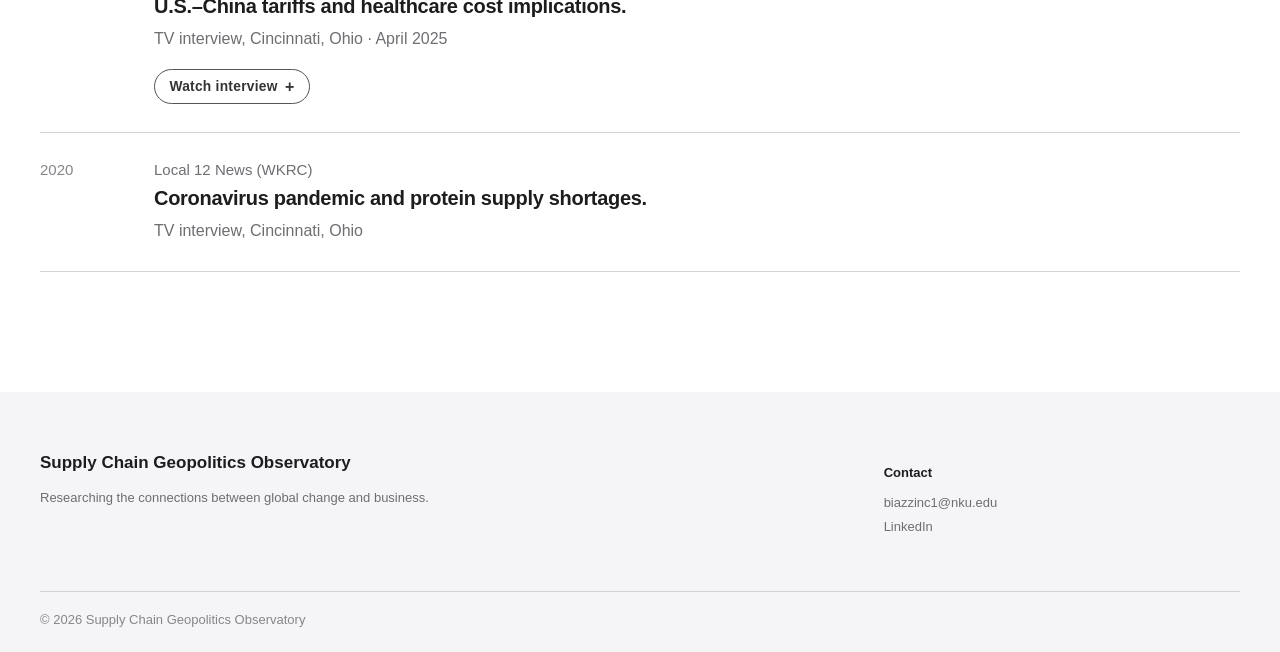
<file: publication.html>
<!doctype html>
<html lang="en">

<head>
  <meta charset="utf-8">
  <meta name="viewport" content="width=device-width, initial-scale=1">
  <meta
    name="description"
    content="Research at the intersection of geopolitics and supply chains."
  >

  <title>Publications and Public Commentary | Supply Chain Geopolitics Observatory</title>

  <link rel="icon" href="favicon.svg">
  <link rel="stylesheet" href="styles.css">

  <style>
    .publication-snapshot {
      margin-top: 1.15rem;
    }

    .publication-snapshot summary {
      display: inline-flex;
      align-items: center;
      gap: 0.45rem;
      padding: 0.55rem 0.9rem;
      border: 1px solid #555;
      border-radius: 999px;
      color: #333;
      font-size: 0.86rem;
      font-weight: 700;
      letter-spacing: 0.02em;
      cursor: pointer;
      list-style: none;
    }

    .publication-snapshot summary::-webkit-details-marker {
      display: none;
    }

    .publication-snapshot summary::after {
      content: "+";
      font-size: 1rem;
      line-height: 1;
    }

    .publication-snapshot[open] summary::after {
      content: "−";
    }

    .snapshot-content {
      max-width: 760px;
      margin-top: 1rem;
      padding: 1rem;
      border: 1px solid #d8d8d8;
      border-radius: 18px;
      background: #f7f7f5;
    }

    .snapshot-content img {
      display: block;
      width: 100%;
      height: auto;
      border-radius: 10px;
    }

    .snapshot-audio-label {
      margin: 1rem 0 0.45rem;
      color: #333;
      font-size: 0.82rem;
      font-weight: 700;
      letter-spacing: 0.06em;
      text-transform: uppercase;
    }

    .snapshot-content audio {
      display: block;
      width: 100%;
    }

    .media-clip {
      margin-top: 1.15rem;
    }

    .media-clip summary {
      display: inline-flex;
      align-items: center;
      gap: 0.45rem;
      padding: 0.55rem 0.9rem;
      border: 1px solid #555;
      border-radius: 999px;
      color: #333;
      font-size: 0.86rem;
      font-weight: 700;
      letter-spacing: 0.02em;
      cursor: pointer;
      list-style: none;
    }

    .media-clip summary::-webkit-details-marker {
      display: none;
    }

    .media-clip summary::after {
      content: "+";
      font-size: 1rem;
      line-height: 1;
    }

    .media-clip[open] summary::after {
      content: "−";
    }

    .media-clip-content {
      max-width: 760px;
      margin-top: 1rem;
    }

    .video-frame {
      position: relative;
      overflow: hidden;
      width: 100%;
      padding-top: 56.25%;
      border-radius: 16px;
      background: #111;
    }

    .video-frame iframe {
      position: absolute;
      inset: 0;
      width: 100%;
      height: 100%;
      border: 0;
    }

    .video-frame video {
      position: absolute;
      inset: 0;
      width: 100%;
      height: 100%;
      background: #111;
    }

    .media-source-link {
      display: inline-block;
      margin-top: 0.7rem;
      font-size: 0.86rem;
    }
  </style>
</head>

<body>

  <header class="site-header">
    <div class="shell header-inner">

      <a
        class="wordmark"
        href="index.html"
        aria-label="Supply Chain Geopolitics Observatory home"
      >
        <img
          src="logo.png"
          alt="SCG Supply Chain Geopolitics Observatory"
        >
      </a>

      <nav aria-label="Primary navigation">
        <a href="who-we-are.html">Who we are</a>
        <a href="projects.html">Projects</a>
        <a href="research.html">Research</a>
        <a href="publications.html">Publications</a>
        <a class="nav-join" href="join.html">Join us</a>
      </nav>

    </div>
  </header>

  <main>

    <section class="page-hero shell">

      <p class="eyebrow">
        Dissemination
      </p>

      <h1>
        Publications and Public Commentary
      </h1>

      <p class="page-intro">
        Selected scholarship and public commentary examining how geopolitics,
        trade policy, institutional change, and global disruptions reshape supply
        chains and business decisions.
      </p>

    </section>

    <section class="shell publications-section">

      <div class="publication-category">

        <div class="category-heading">
          <p class="section-kicker">Journal articles</p>
          <h2>Selected Academic Research</h2>
          <span>5 publications</span>
        </div>

        <div class="citation-list">

          <article>
            <span class="citation-year">2026</span>
            <div>
              <p class="citation-authors">
                Hong, P. C., Biazzin, C., &amp; Ferreira, F. M. C.
              </p>
              <h3>
                Evaluating the Brazil-China trade relationship: Navigating economic disparities,
                divergent objectives, and strategic influence.
              </h3>
              <p class="citation-source">
                Latin American Policy, 17(2), e70056.
              </p>
              <details class="publication-snapshot">
                <summary>View snapshot</summary>
                <div class="snapshot-content">
                  <img
                    src="infogra_Latin.jpg"
                    alt="Infographic summarizing the interdependent Brazil-China trade relationship"
                  >
                  <p class="snapshot-audio-label">Listen to the audio snapshot</p>
                  <audio controls preload="metadata">
                    <source
                      src="Why_lopsided_Brazil_China_trade_works.m4a"
                      type="audio/mp4"
                    >
                    Your browser does not support embedded audio.
                  </audio>
                </div>
              </details>
            </div>
          </article>


          <article>
            <span class="citation-year">2024</span>
            <div>
              <p class="citation-authors">
                Ferreira, F. C. M., Biazzin, C., &amp; Hong, P. C.
              </p>
              <h3>
                Transition paths of Brazil from an agricultural economy to a regional powerhouse:
                A global supply chain perspective.
              </h3>
              <p class="citation-source">
                Sustainability, 16(7), 2872.
              </p>
            </div>
          </article>

          <article>
            <span class="citation-year">2024</span>
            <div>
              <p class="citation-authors">
                Biazzin, C., Ferreira, F. C. M., &amp; Hong, P. C.
              </p>
              <h3>
                Populism pressure, public policies, and firm strategic choices: The case of Brazil.
              </h3>
              <p class="citation-source">
                Thunderbird International Business Review, 66(3), 251–268.
              </p>
            </div>
          </article>


          <article>
            <span class="citation-year">2013</span>
            <div>
              <p class="citation-authors">
                Silva, R. T. P., Biazzin Villar, C., &amp; Siegler, J. M. B.
              </p>
              <h3>
                Responsiveness in the supply chain: A possible decision-driver for location of
                new subsidiaries?
              </h3>
              <p class="citation-source">
                Journal of Operations and Supply Chain Management, 6, 26–41.
              </p>
            </div>
          </article>


          <article>
            <span class="citation-year">2012</span>
            <div>
              <p class="citation-authors">
                Biazzin Villar, C., &amp; Paiva, E. L.
              </p>
              <h3>
                Estratégia de operações internacionais: Evolução e tendências.
              </h3>
              <p class="citation-source">
                Revista de Administração da UNIMEP, 10, 1–27.
              </p>
            </div>
          </article>

        </div>
      </div>

      <div class="publication-category">

        <div class="category-heading">
          <p class="section-kicker">Books</p>
          <h2>Book chapters</h2>
          <span>3 chapters</span>
        </div>

        <div class="citation-list">

          <article>
            <span class="citation-year">2027</span>
            <div>
              <p class="citation-authors">Biazzin, C.</p>
              <h3>
                Global supply chains and the rise of strategic buffer economies.
              </h3>
              <p class="citation-source">
                In T. Hoang (Ed.), Geopolitics, War, and the Strategic Repositioning of Supply
                Chains. IGI Global. Forthcoming.
              </p>
            </div>
          </article>


          <article>
            <span class="citation-year">2023</span>
            <div>
              <p class="citation-authors">
                Biazzin, C., &amp; Ferreira, F. C. M.
              </p>
              <h3>
                Populism expectations and supplier diversity.
              </h3>
              <p class="citation-source">
                In Encyclopedia of New Populism and Responses in the 21st Century. Springer.
              </p>
              <a href="https://doi.org/10.1007/978-981-16-9859-0">
                View DOI ›
              </a>
            </div>
          </article>


          <article>
            <span class="citation-year">2019</span>
            <div>
              <p class="citation-authors">Biazzin, C.</p>
              <h3>
                The role of strategic sourcing on global supply chain competitiveness.
              </h3>
              <p class="citation-source">
                In Managing Operations Throughout Global Supply Chains. IGI Global.
              </p>
            </div>
          </article>


        </div>
      </div>

      <div class="publication-category">

        <div class="category-heading">
          <p class="section-kicker">Practice</p>
          <h2>Professional publications</h2>
          <span>Selected contributions</span>
        </div>

        <div class="citation-list">


          <article>
            <span class="citation-year">2020</span>
            <div>
              <p class="citation-authors">
                Biazzin, C., &amp; Smith, H.
              </p>
              <h3>
                U.S. Foreign-Trade Zones: Operational strategies adopted by FTZ managers.
              </h3>
              <p class="citation-source">
                Research report, Northern Kentucky University.
              </p>
            </div>
          </article>

          <article>
            <span class="citation-year">2020</span>
            <div>
              <p class="citation-authors">
                Miguel, P., &amp; Biazzin, C.
              </p>
              <h3>
                Os efeitos em cascata da COVID-19 nas cadeias produtivas.
              </h3>
              <p class="citation-source">
                O Estado de S. Paulo.
              </p>
            </div>
          </article>


        </div>
      </div>

      <div class="publication-category">

        <div class="category-heading">
          <p class="section-kicker">Media &amp; TV</p>
          <h2>Interviews and public commentary</h2>
          <span>Selected appearances</span>
        </div>

        <div class="citation-list">

          <article>
            <span class="citation-year">2025</span>
            <div>
              <p class="citation-authors">
                Local 12 News (WKRC)
              </p>
              <h3>
                U.S. tariffs and regional business impact.
              </h3>
              <p class="citation-source">
                TV interview, Cincinnati, Ohio · May 2025
              </p>
              <details class="media-clip">
                <summary>Watch interview</summary>
                <div class="media-clip-content">
                  <div class="video-frame">
                    <iframe
                      src="https://www.youtube-nocookie.com/embed/wthk4rO_CzQ"
                      title="Local 12 News interview about tariffs and regional business impact"
                      loading="lazy"
                      allow="accelerometer; autoplay; clipboard-write; encrypted-media; gyroscope; picture-in-picture; web-share"
                      referrerpolicy="strict-origin-when-cross-origin"
                      allowfullscreen
                    ></iframe>
                  </div>
                  <a
                    class="media-source-link"
                    href="https://local12.com/news/consumer-alerts/goalpost-keeps-moving-tariffs-start-hitting-cincinnati-business-owners-struggle-uncertainty-amid-trump-trade-policies-businesses-pricing-growth-costs"
                    target="_blank"
                    rel="noopener noreferrer"
                  >
                    View the full story on Local 12 ↗
                  </a>
                </div>
              </details>
            </div>
          </article>

          <article>
            <span class="citation-year">2025</span>
            <div>
              <p class="citation-authors">
                Local 12 News (WKRC)
              </p>
              <h3>
                U.S.–China tariffs and healthcare cost implications.
              </h3>
              <p class="citation-source">
                TV interview, Cincinnati, Ohio · April 2025
              </p>
              <details class="media-clip">
                <summary>Watch interview</summary>
                <div class="media-clip-content">
                  <div class="video-frame">
                    <video
                      controls
                      preload="metadata"
                      playsinline
                      poster="https://local12.com/resources/media/067a0e09-1606-4c8f-9b48-19498230b1a4-dcfb2fc536db4e35871de68a48e4b5aa.png"
                    >
                      <source
                        src="https://harvest-media-clips.sinclairstoryline.com/WKRC/v1/e18f3307-7478-4b4a-ad92-1aee88b364ec/mp4/index.mp4"
                        type="video/mp4"
                      >
                      Your browser does not support embedded video.
                    </video>
                  </div>
                  <a
                    class="media-source-link"
                    href="https://local12.com/news/consumer-alerts/[base64]"
                    target="_blank"
                    rel="noopener noreferrer"
                  >
                    View the full story on Local 12 ↗
                  </a>
                </div>
              </details>
            </div>
          </article>

          <article>
            <span class="citation-year">2020</span>
            <div>
              <p class="citation-authors">
                Local 12 News (WKRC)
              </p>
              <h3>
                Coronavirus pandemic and protein supply shortages.
              </h3>
              <p class="citation-source">
                TV interview, Cincinnati, Ohio
              </p>
            </div>
          </article>

        </div>
      </div>

    </section>

  </main>

  <footer>

    <div class="shell footer-grid">

      <div>
        <p class="footer-title">
          Supply Chain Geopolitics Observatory
        </p>

        <p>
          Researching the connections between global change and business.
        </p>
      </div>

      <div>
        <p class="footer-label">
          Contact
        </p>

        <a href="mailto:biazzinc1@nku.edu">
          biazzinc1@nku.edu
        </a>

        <a href="https://www.linkedin.com/in/cristianebiazzin/">
          LinkedIn
        </a>
      </div>

    </div>

    <div class="shell footer-bottom">
      © 2026 Supply Chain Geopolitics Observatory
    </div>

  </footer>

</body>

</html>
</file>
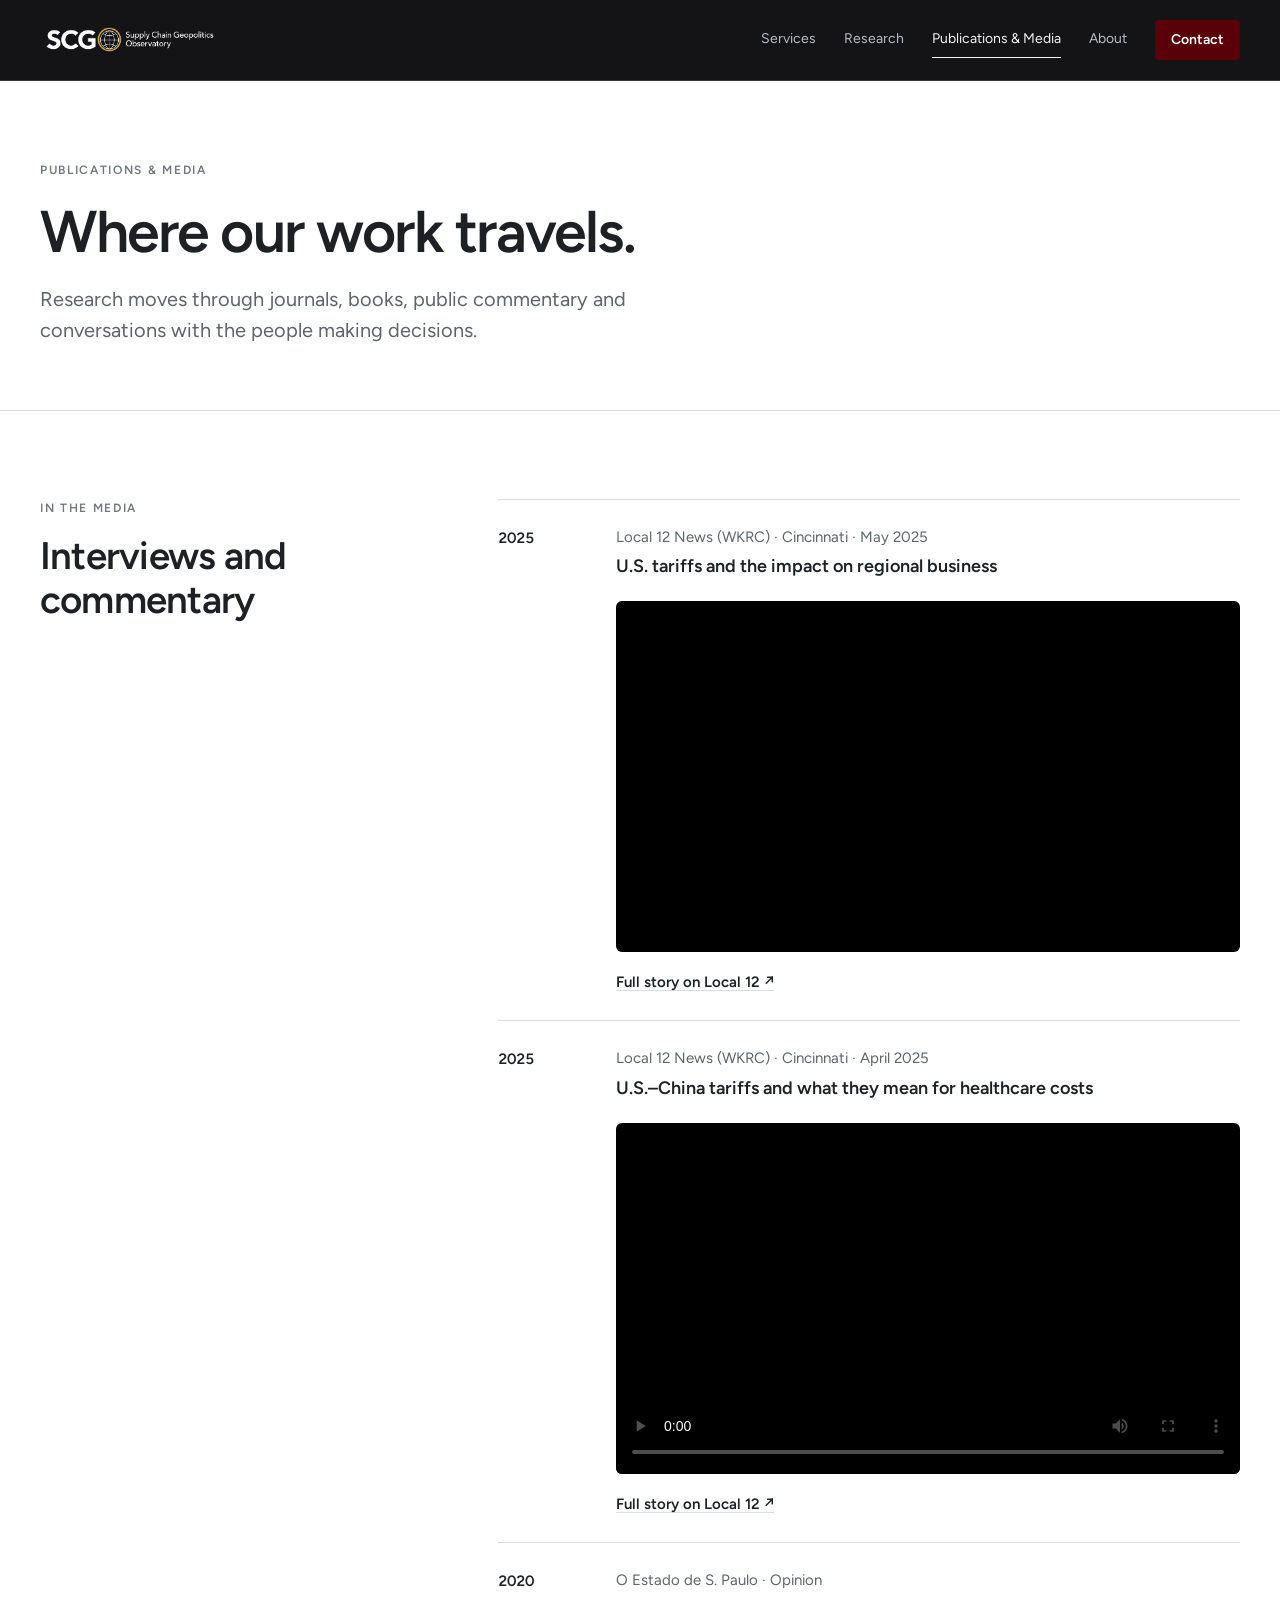
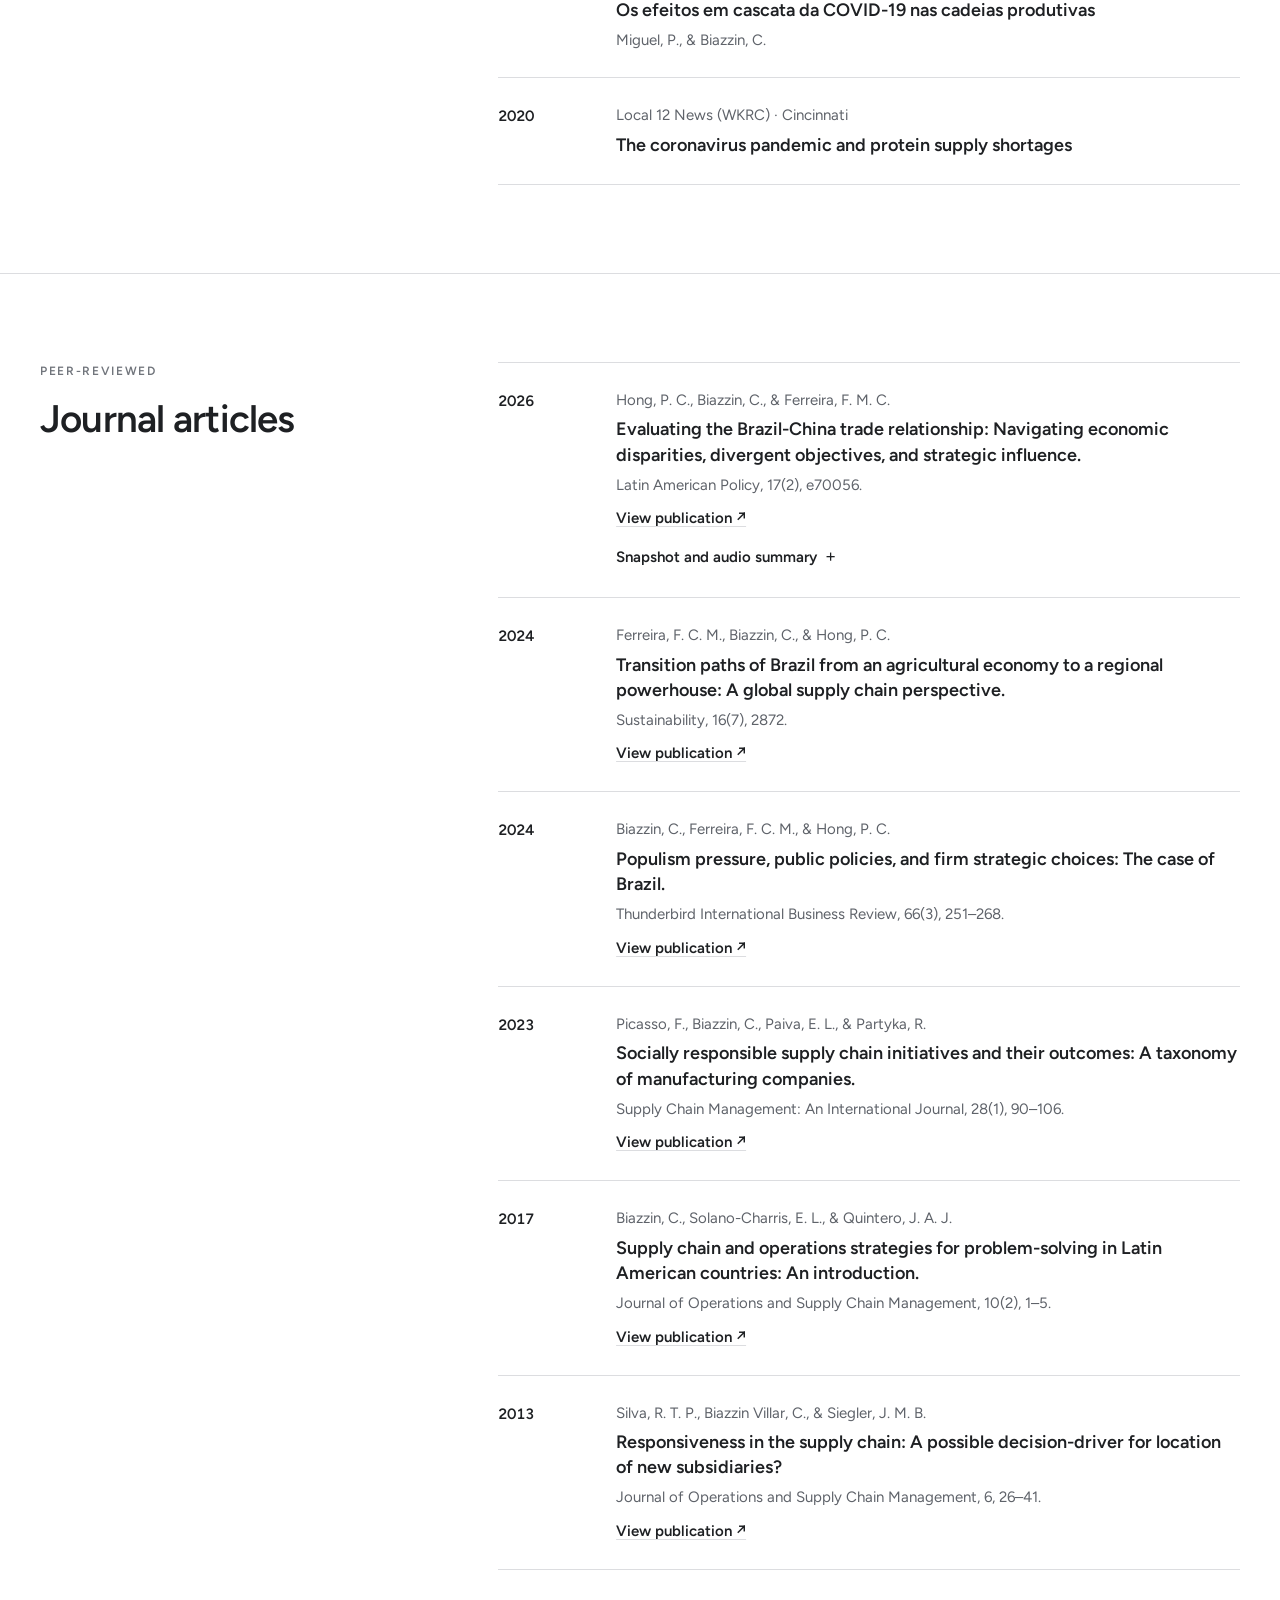
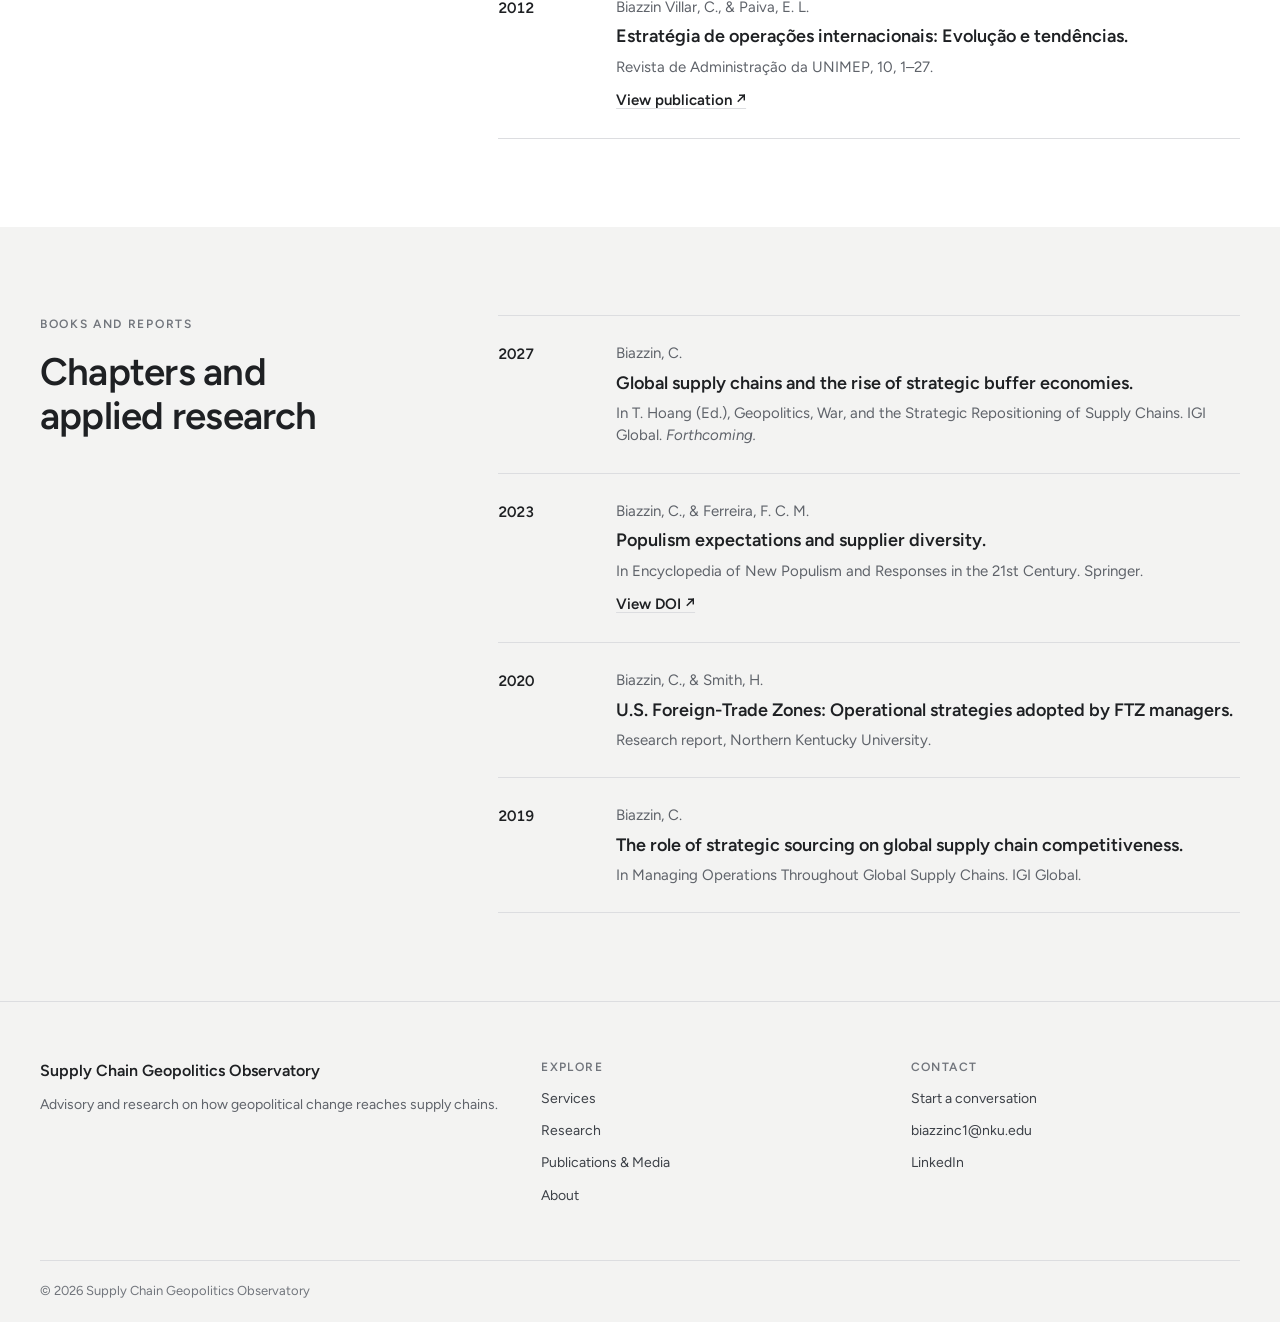
<file: publications.html>
<!doctype html>
<html lang="en">
<head>
  <meta charset="utf-8">
  <meta name="viewport" content="width=device-width, initial-scale=1, viewport-fit=cover">
  <meta name="description" content="Journal articles, book chapters, reports and media interviews from the Supply Chain Geopolitics Observatory.">
  <title>Publications & Media | Supply Chain Geopolitics Observatory</title>
  <link rel="icon" href="favicon.svg">
  <link rel="preconnect" href="https://fonts.googleapis.com">
  <link rel="preconnect" href="https://fonts.gstatic.com" crossorigin>
  <link rel="stylesheet" href="https://fonts.googleapis.com/css2?family=Figtree:wght@400;500;600;700&amp;display=swap">
  <link rel="stylesheet" href="site.css">
</head>
<body>
  <a class="sg-skip" href="#main">Skip to content</a>
  <header class="sg-header">
    <div class="sg-wrap sg-header-inner">
      <a class="sg-logo" href="index.html" aria-label="Supply Chain Geopolitics Observatory home">
        <img src="logo.png" alt="SCG Supply Chain Geopolitics Observatory">
      </a>
      <nav class="sg-nav" aria-label="Primary navigation">
        <a href="work-with-us.html">Services</a>
        <a href="projects.html">Research</a>
        <a href="publications.html" aria-current="page">Publications &amp; Media</a>
        <a href="who-we-are.html">About</a>
        <a class="sg-nav-cta" href="contact.html">Contact</a>
      </nav>
    </div>
  </header>

  <main id="main">
    <section class="sg-page-hero">
      <div class="sg-wrap">
        <p class="sg-kicker">Publications &amp; Media</p>
        <h1 class="sg-h1">Where our work travels.</h1>
        <p class="sg-lede">Research moves through journals, books, public commentary and conversations with the people making decisions.</p>
      </div>
    </section>

    <section class="sg-section" id="media">
      <div class="sg-wrap sg-split">
        <div class="sg-split-intro">
          <p class="sg-kicker">In the media</p>
          <h2 class="sg-h2">Interviews and commentary</h2>
        </div>
        <div class="sg-pubs">
          <article class="sg-pub">
            <span class="sg-pub-year">2025</span>
            <div>
              <p class="sg-pub-authors">Local 12 News (WKRC) · Cincinnati · May 2025</p>
              <h3 class="sg-pub-title">U.S. tariffs and the impact on regional business</h3>
              <div class="sg-more-body">
                  <div class="sg-video">
                    <iframe src="https://www.youtube-nocookie.com/embed/wthk4rO_CzQ" title="Local 12 News interview about tariffs and regional business impact" loading="lazy" allow="accelerometer; clipboard-write; encrypted-media; gyroscope; picture-in-picture; web-share" allowfullscreen></iframe>
                  </div>
                  <div class="sg-pub-links"><a href="https://local12.com/news/consumer-alerts/goalpost-keeps-moving-tariffs-start-hitting-cincinnati-business-owners-struggle-uncertainty-amid-trump-trade-policies-businesses-pricing-growth-costs" target="_blank" rel="noopener noreferrer">Full story on Local 12 ↗</a></div>
                </div>
            </div>
          </article>
          <article class="sg-pub">
            <span class="sg-pub-year">2025</span>
            <div>
              <p class="sg-pub-authors">Local 12 News (WKRC) · Cincinnati · April 2025</p>
              <h3 class="sg-pub-title">U.S.–China tariffs and what they mean for healthcare costs</h3>
              <div class="sg-more-body">
                  <div class="sg-video">
                    <video controls preload="metadata" playsinline poster="https://local12.com/resources/media/067a0e09-1606-4c8f-9b48-19498230b1a4-dcfb2fc536db4e35871de68a48e4b5aa.png">
                      <source src="https://harvest-media-clips.sinclairstoryline.com/WKRC/v1/e18f3307-7478-4b4a-ad92-1aee88b364ec/mp4/index.mp4" type="video/mp4">
                    </video>
                  </div>
                  <div class="sg-pub-links"><a href="https://local12.com/news/consumer-alerts/[base64]" target="_blank" rel="noopener noreferrer">Full story on Local 12 ↗</a></div>
                </div>
            </div>
          </article>
          <article class="sg-pub">
            <span class="sg-pub-year">2020</span>
            <div>
              <p class="sg-pub-authors">O Estado de S. Paulo · Opinion</p>
              <h3 class="sg-pub-title">Os efeitos em cascata da COVID-19 nas cadeias produtivas</h3>
              <p class="sg-pub-source">Miguel, P., &amp; Biazzin, C.</p>
            </div>
          </article>
          <article class="sg-pub">
            <span class="sg-pub-year">2020</span>
            <div>
              <p class="sg-pub-authors">Local 12 News (WKRC) · Cincinnati</p>
              <h3 class="sg-pub-title">The coronavirus pandemic and protein supply shortages</h3>
            </div>
          </article>
        </div>
      </div>
    </section>

    <section class="sg-section sg-section--rule" id="journals">
      <div class="sg-wrap sg-split">
        <div class="sg-split-intro">
          <p class="sg-kicker">Peer-reviewed</p>
          <h2 class="sg-h2">Journal articles</h2>
        </div>
        <div class="sg-pubs">
          <article class="sg-pub">
            <span class="sg-pub-year">2026</span>
            <div>
              <p class="sg-pub-authors">Hong, P. C., Biazzin, C., &amp; Ferreira, F. M. C.</p>
              <h3 class="sg-pub-title">Evaluating the Brazil-China trade relationship: Navigating economic disparities, divergent objectives, and strategic influence.</h3>
              <p class="sg-pub-source">Latin American Policy, 17(2), e70056.</p>
              <div class="sg-pub-links"><a href="https://onlinelibrary.wiley.com/doi/10.1111/lamp.70056" target="_blank" rel="noopener noreferrer">View publication ↗</a></div>
              <details class="sg-more">
                <summary>Snapshot and audio summary</summary>
                <div class="sg-more-body">
                  <img src="infogra_Latin.jpg" alt="Infographic summarizing the interdependent Brazil-China trade relationship" loading="lazy">
                  <audio controls preload="none"><source src="Why_lopsided_Brazil_China_trade_works.m4a" type="audio/mp4"></audio>
                </div>
              </details>
            </div>
          </article>
          <article class="sg-pub">
            <span class="sg-pub-year">2024</span>
            <div>
              <p class="sg-pub-authors">Ferreira, F. C. M., Biazzin, C., &amp; Hong, P. C.</p>
              <h3 class="sg-pub-title">Transition paths of Brazil from an agricultural economy to a regional powerhouse: A global supply chain perspective.</h3>
              <p class="sg-pub-source">Sustainability, 16(7), 2872.</p>
              <div class="sg-pub-links"><a href="https://www.mdpi.com/2071-1050/16/7/2872" target="_blank" rel="noopener noreferrer">View publication ↗</a></div>
            </div>
          </article>
          <article class="sg-pub">
            <span class="sg-pub-year">2024</span>
            <div>
              <p class="sg-pub-authors">Biazzin, C., Ferreira, F. C. M., &amp; Hong, P. C.</p>
              <h3 class="sg-pub-title">Populism pressure, public policies, and firm strategic choices: The case of Brazil.</h3>
              <p class="sg-pub-source">Thunderbird International Business Review, 66(3), 251–268.</p>
              <div class="sg-pub-links"><a href="https://onlinelibrary.wiley.com/doi/10.1002/tie.22377" target="_blank" rel="noopener noreferrer">View publication ↗</a></div>
            </div>
          </article>
          <article class="sg-pub">
            <span class="sg-pub-year">2023</span>
            <div>
              <p class="sg-pub-authors">Picasso, F., Biazzin, C., Paiva, E. L., &amp; Partyka, R.</p>
              <h3 class="sg-pub-title">Socially responsible supply chain initiatives and their outcomes: A taxonomy of manufacturing companies.</h3>
              <p class="sg-pub-source">Supply Chain Management: An International Journal, 28(1), 90–106.</p>
              <div class="sg-pub-links"><a href="https://www.emerald.com/insight/content/doi/10.1108/SCM-11-2020-0578/full/html" target="_blank" rel="noopener noreferrer">View publication ↗</a></div>
            </div>
          </article>
          <article class="sg-pub">
            <span class="sg-pub-year">2017</span>
            <div>
              <p class="sg-pub-authors">Biazzin, C., Solano-Charris, E. L., &amp; Quintero, J. A. J.</p>
              <h3 class="sg-pub-title">Supply chain and operations strategies for problem-solving in Latin American countries: An introduction.</h3>
              <p class="sg-pub-source">Journal of Operations and Supply Chain Management, 10(2), 1–5.</p>
              <div class="sg-pub-links"><a href="https://periodicos.fgv.br/joscm/article/view/73027" target="_blank" rel="noopener noreferrer">View publication ↗</a></div>
            </div>
          </article>
          <article class="sg-pub">
            <span class="sg-pub-year">2013</span>
            <div>
              <p class="sg-pub-authors">Silva, R. T. P., Biazzin Villar, C., &amp; Siegler, J. M. B.</p>
              <h3 class="sg-pub-title">Responsiveness in the supply chain: A possible decision-driver for location of new subsidiaries?</h3>
              <p class="sg-pub-source">Journal of Operations and Supply Chain Management, 6, 26–41.</p>
              <div class="sg-pub-links"><a href="https://doi.org/10.12660/joscmv6n1p26-41" target="_blank" rel="noopener noreferrer">View publication ↗</a></div>
            </div>
          </article>
          <article class="sg-pub">
            <span class="sg-pub-year">2012</span>
            <div>
              <p class="sg-pub-authors">Biazzin Villar, C., &amp; Paiva, E. L.</p>
              <h3 class="sg-pub-title">Estratégia de operações internacionais: Evolução e tendências.</h3>
              <p class="sg-pub-source">Revista de Administração da UNIMEP, 10, 1–27.</p>
              <div class="sg-pub-links"><a href="https://doi.org/10.15600/1679-5350/rau.v10n2p1-27" target="_blank" rel="noopener noreferrer">View publication ↗</a></div>
            </div>
          </article>
        </div>
      </div>
    </section>

    <section class="sg-section sg-section--soft" id="books">
      <div class="sg-wrap sg-split">
        <div class="sg-split-intro">
          <p class="sg-kicker">Books and reports</p>
          <h2 class="sg-h2">Chapters and applied research</h2>
        </div>
        <div class="sg-pubs">
          <article class="sg-pub">
            <span class="sg-pub-year">2027</span>
            <div>
              <p class="sg-pub-authors">Biazzin, C.</p>
              <h3 class="sg-pub-title">Global supply chains and the rise of strategic buffer economies.</h3>
              <p class="sg-pub-source">In T. Hoang (Ed.), Geopolitics, War, and the Strategic Repositioning of Supply Chains. IGI Global. <span class="sg-forthcoming">Forthcoming.</span></p>
            </div>
          </article>
          <article class="sg-pub">
            <span class="sg-pub-year">2023</span>
            <div>
              <p class="sg-pub-authors">Biazzin, C., &amp; Ferreira, F. C. M.</p>
              <h3 class="sg-pub-title">Populism expectations and supplier diversity.</h3>
              <p class="sg-pub-source">In Encyclopedia of New Populism and Responses in the 21st Century. Springer.</p>
              <div class="sg-pub-links"><a href="https://doi.org/10.1007/978-981-16-9859-0" target="_blank" rel="noopener noreferrer">View DOI ↗</a></div>
            </div>
          </article>
          <article class="sg-pub">
            <span class="sg-pub-year">2020</span>
            <div>
              <p class="sg-pub-authors">Biazzin, C., &amp; Smith, H.</p>
              <h3 class="sg-pub-title">U.S. Foreign-Trade Zones: Operational strategies adopted by FTZ managers.</h3>
              <p class="sg-pub-source">Research report, Northern Kentucky University.</p>
            </div>
          </article>
          <article class="sg-pub">
            <span class="sg-pub-year">2019</span>
            <div>
              <p class="sg-pub-authors">Biazzin, C.</p>
              <h3 class="sg-pub-title">The role of strategic sourcing on global supply chain competitiveness.</h3>
              <p class="sg-pub-source">In Managing Operations Throughout Global Supply Chains. IGI Global.</p>
            </div>
          </article>
        </div>
      </div>
    </section>
  </main>

  <footer class="sg-footer">
    <div class="sg-wrap sg-footer-grid">
      <div>
        <p class="sg-footer-title">Supply Chain Geopolitics Observatory</p>
        <p>Advisory and research on how geopolitical change reaches supply chains.</p>
      </div>
      <div>
        <p class="sg-footer-label">Explore</p>
        <a href="work-with-us.html">Services</a>
        <a href="projects.html">Research</a>
        <a href="publications.html">Publications &amp; Media</a>
        <a href="who-we-are.html">About</a>
      </div>
      <div>
        <p class="sg-footer-label">Contact</p>
        <a href="contact.html">Start a conversation</a>
        <a href="mailto:biazzinc1@nku.edu">biazzinc1@nku.edu</a>
        <a href="https://www.linkedin.com/company/supply-chain-geopolitics-observ/">LinkedIn</a>
      </div>
    </div>
    <div class="sg-wrap"><p class="sg-footer-bottom">© 2026 Supply Chain Geopolitics Observatory</p></div>
  </footer>
</body>
</html>
</file>
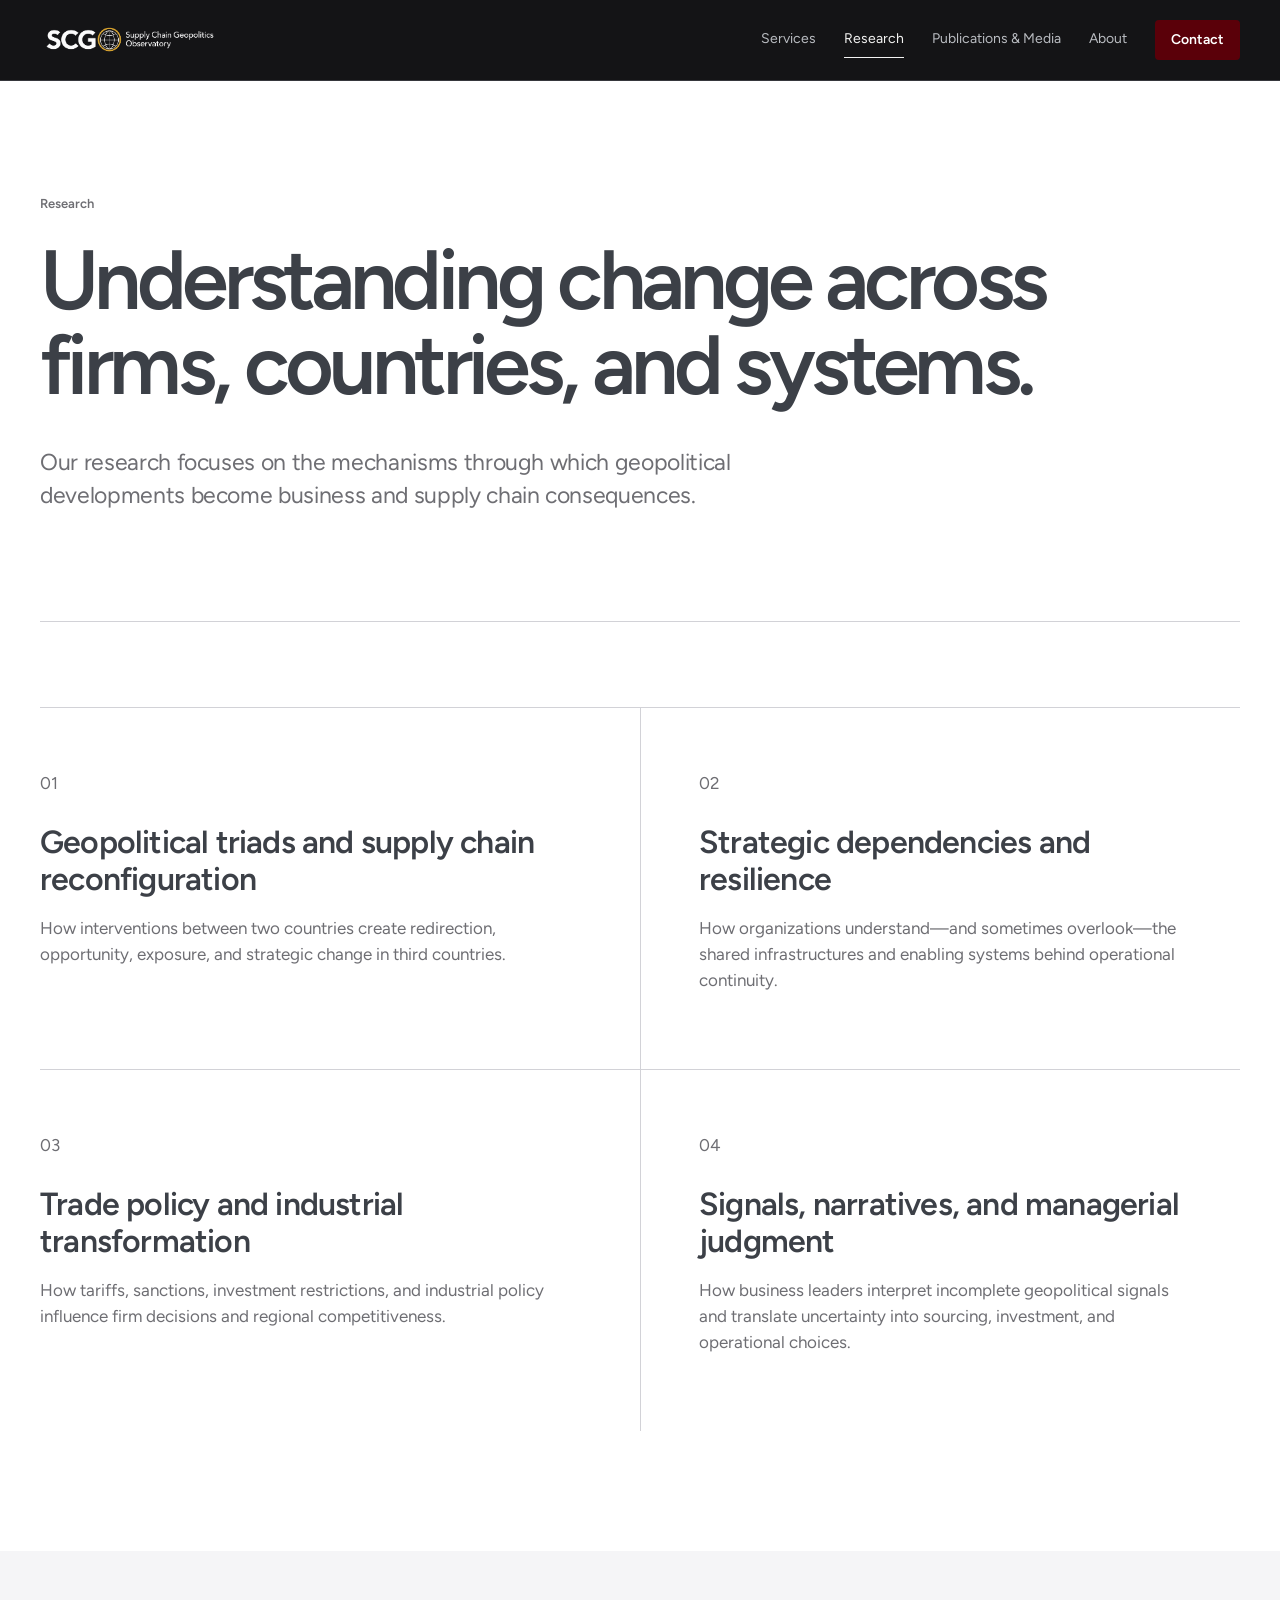
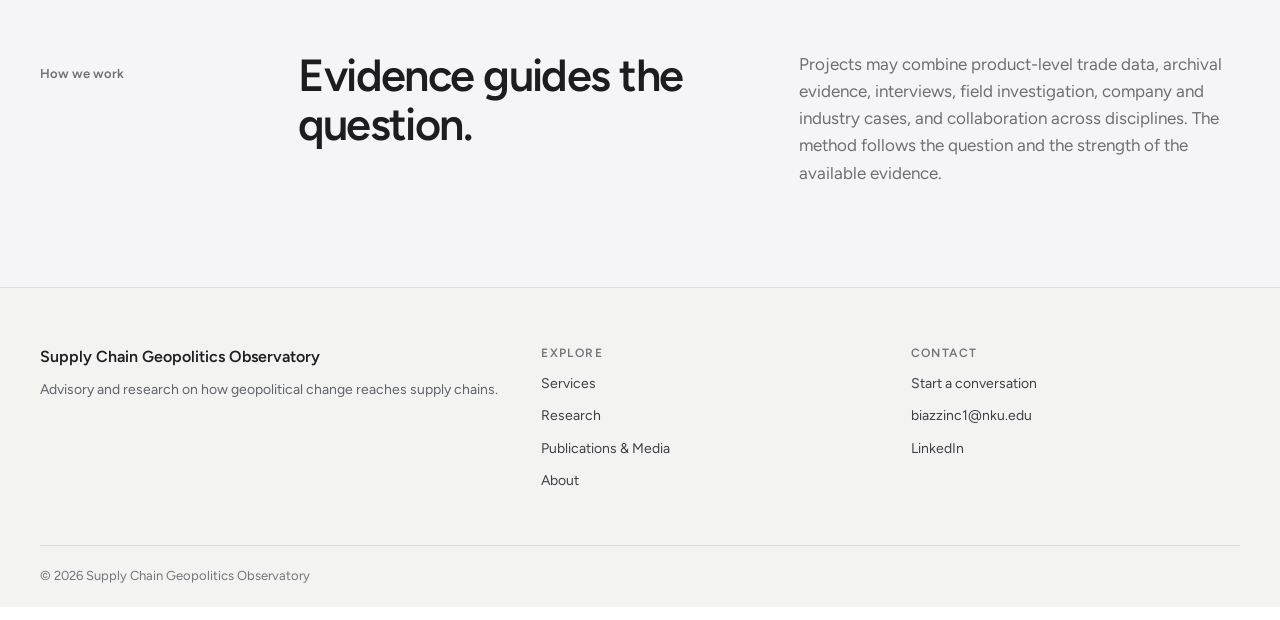
<file: research.html>
<!doctype html>
<html lang="en">
<head>
  <meta charset="utf-8">
  <meta name="viewport" content="width=device-width, initial-scale=1">
  <meta name="description" content="Research at the intersection of geopolitics and supply chains.">

  <title>Research | Supply Chain Geopolitics Observatory</title>

  <link rel="icon" href="favicon.svg">
  <link rel="stylesheet" href="styles.css">
  <link rel="preconnect" href="https://fonts.googleapis.com">
  <link rel="preconnect" href="https://fonts.gstatic.com" crossorigin>
  <link rel="stylesheet" href="https://fonts.googleapis.com/css2?family=Figtree:wght@400;500;600;700&amp;display=swap">
  <link rel="stylesheet" href="site.css">
</head>

<body>

  <a class="sg-skip" href="#main">Skip to content</a>
  <header class="sg-header">
    <div class="sg-wrap sg-header-inner">
      <a class="sg-logo" href="index.html" aria-label="Supply Chain Geopolitics Observatory home">
        <img src="logo.png" alt="SCG Supply Chain Geopolitics Observatory">
      </a>
      <nav class="sg-nav" aria-label="Primary navigation">
        <a href="work-with-us.html">Services</a>
        <a href="projects.html" aria-current="page">Research</a>
        <a href="publications.html">Publications &amp; Media</a>
        <a href="who-we-are.html">About</a>
        <a class="sg-nav-cta" href="contact.html">Contact</a>
      </nav>
    </div>
  </header>

<main id="main">

  <section class="page-hero shell">

    <p class="eyebrow">
      Research
    </p>

    <h1>
      Understanding change across firms, countries, and systems.
    </h1>

    <p class="page-intro">
      Our research focuses on the mechanisms through which geopolitical developments become business and supply chain consequences.
    </p>

  </section>

  <section class="shell research-grid">

    <article>
      <p class="number">01</p>

      <h2>
        Geopolitical triads and supply chain reconfiguration
      </h2>

      <p>
        How interventions between two countries create redirection, opportunity, exposure, and strategic change in third countries.
      </p>
    </article>

    <article>
      <p class="number">02</p>

      <h2>
        Strategic dependencies and resilience
      </h2>

      <p>
        How organizations understand—and sometimes overlook—the shared infrastructures and enabling systems behind operational continuity.
      </p>
    </article>

    <article>
      <p class="number">03</p>

      <h2>
        Trade policy and industrial transformation
      </h2>

      <p>
        How tariffs, sanctions, investment restrictions, and industrial policy influence firm decisions and regional competitiveness.
      </p>
    </article>

    <article>
      <p class="number">04</p>

      <h2>
        Signals, narratives, and managerial judgment
      </h2>

      <p>
        How business leaders interpret incomplete geopolitical signals and translate uncertainty into sourcing, investment, and operational choices.
      </p>
    </article>

  </section>

  <section class="band">

    <div class="shell method-block">

      <p class="section-kicker">
        How we work
      </p>

      <h2>
        Evidence guides the question.
      </h2>

      <p>
        Projects may combine product-level trade data, archival evidence, interviews, field investigation, company and industry cases, and collaboration across disciplines. The method follows the question and the strength of the available evidence.
      </p>

    </div>

  </section>

</main>

  <footer class="sg-footer">
    <div class="sg-wrap sg-footer-grid">
      <div>
        <p class="sg-footer-title">Supply Chain Geopolitics Observatory</p>
        <p>Advisory and research on how geopolitical change reaches supply chains.</p>
      </div>
      <div>
        <p class="sg-footer-label">Explore</p>
        <a href="work-with-us.html">Services</a>
        <a href="projects.html">Research</a>
        <a href="publications.html">Publications &amp; Media</a>
        <a href="who-we-are.html">About</a>
      </div>
      <div>
        <p class="sg-footer-label">Contact</p>
        <a href="contact.html">Start a conversation</a>
        <a href="mailto:biazzinc1@nku.edu">biazzinc1@nku.edu</a>
        <a href="https://www.linkedin.com/company/supply-chain-geopolitics-observ/">LinkedIn</a>
      </div>
    </div>
    <div class="sg-wrap"><p class="sg-footer-bottom">© 2026 Supply Chain Geopolitics Observatory</p></div>
  </footer>

</body>
</html>
</file>
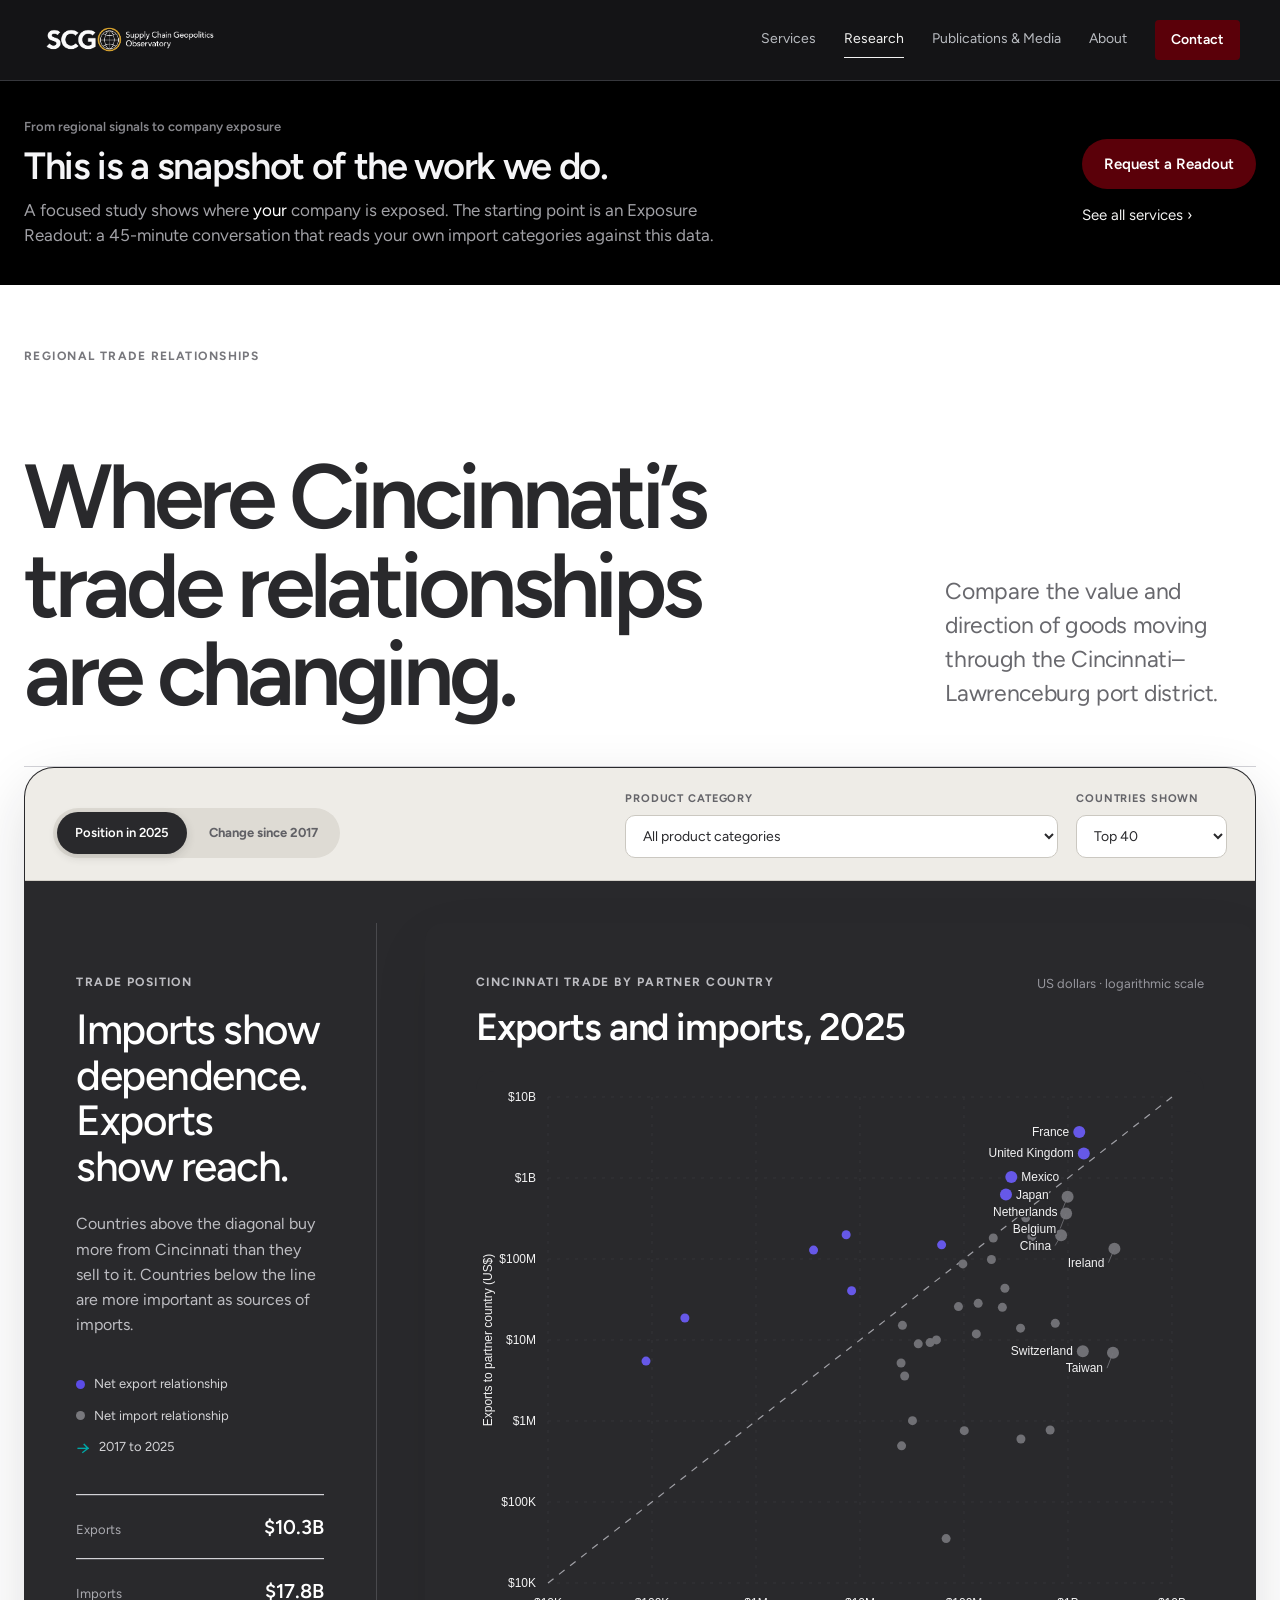
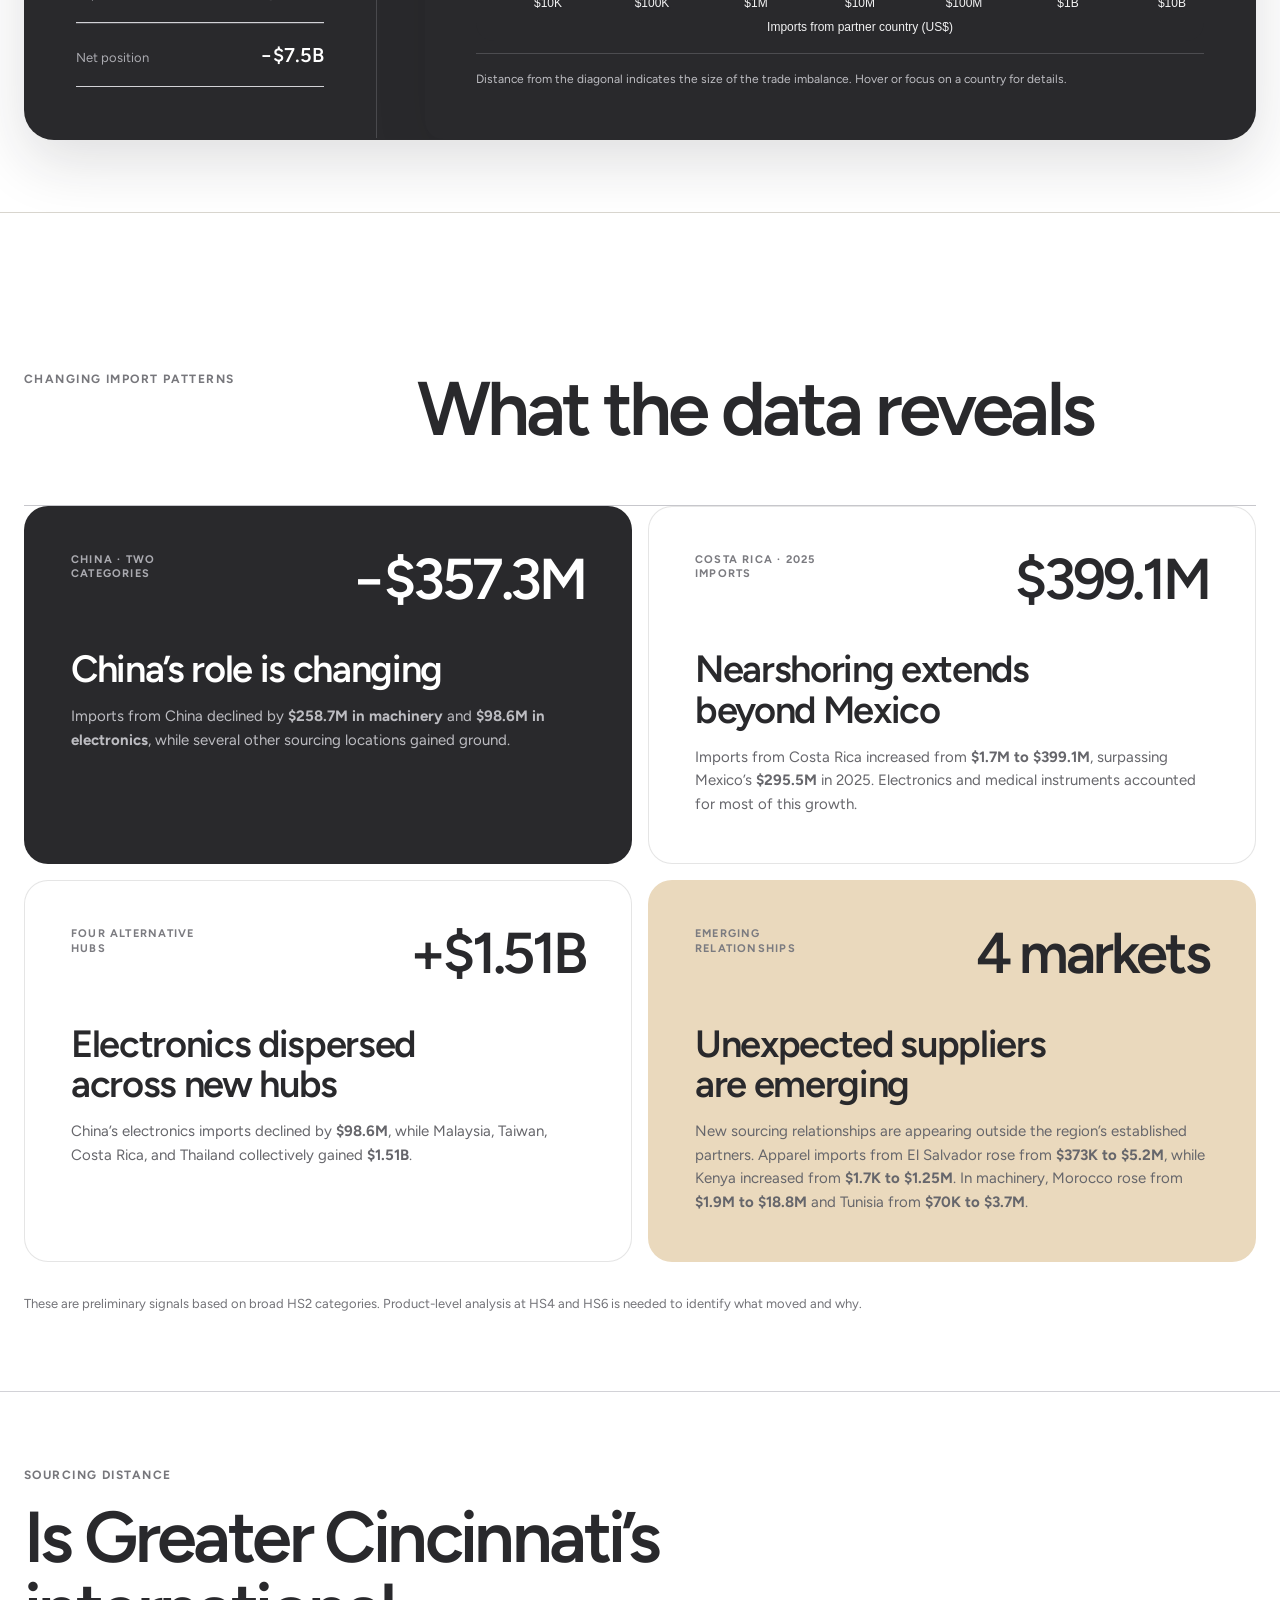
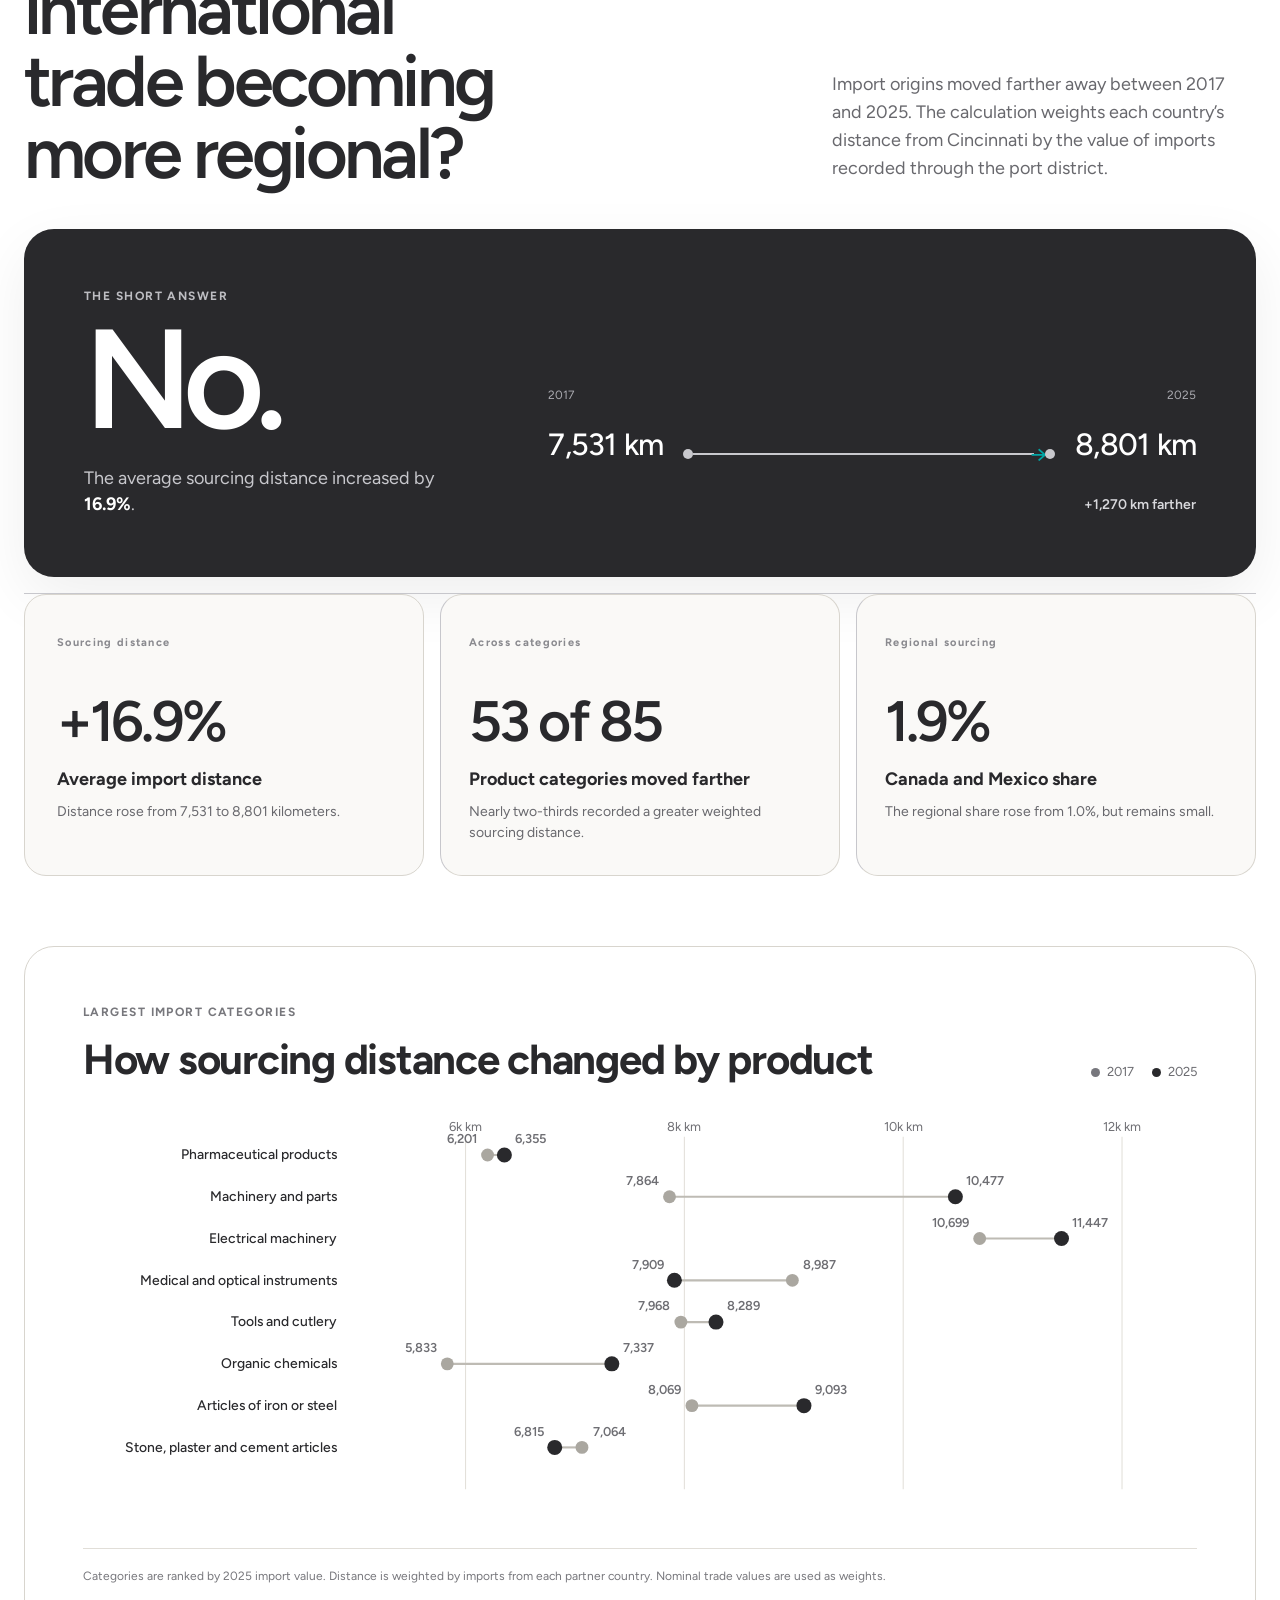
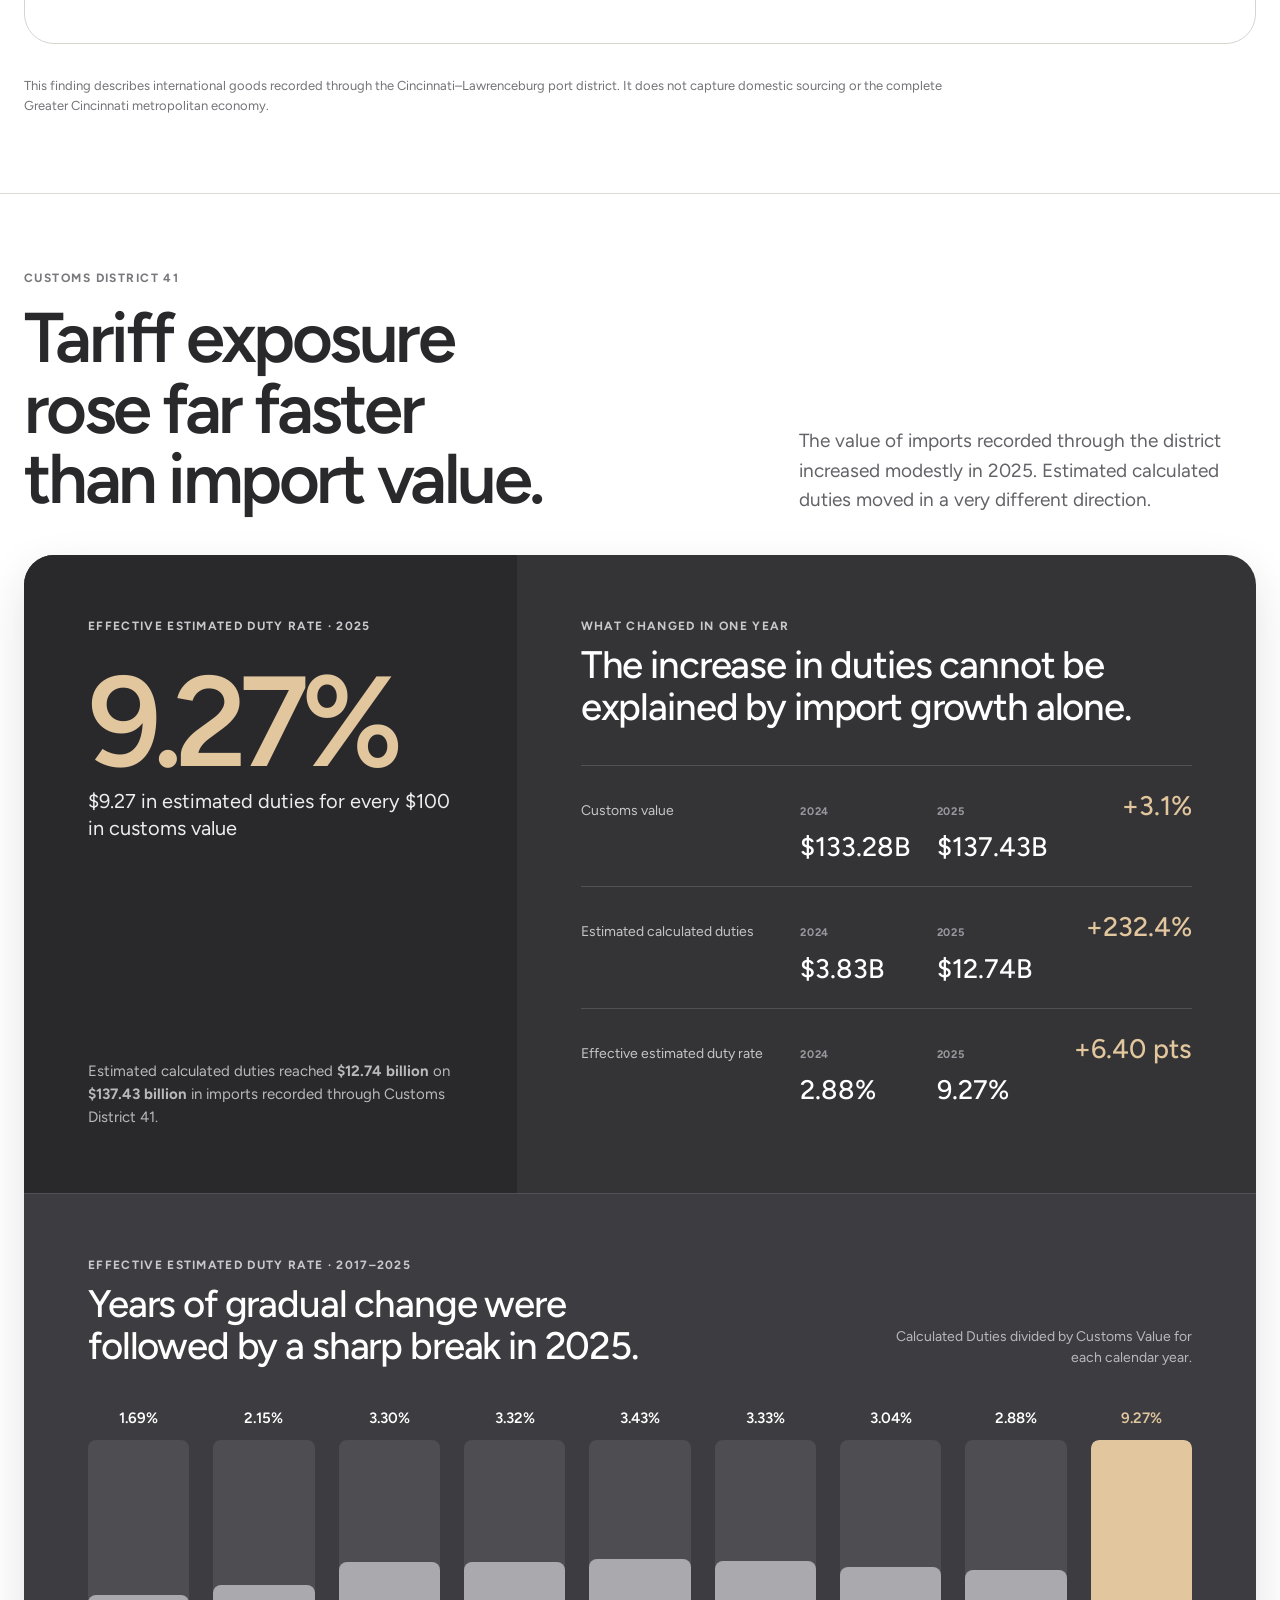
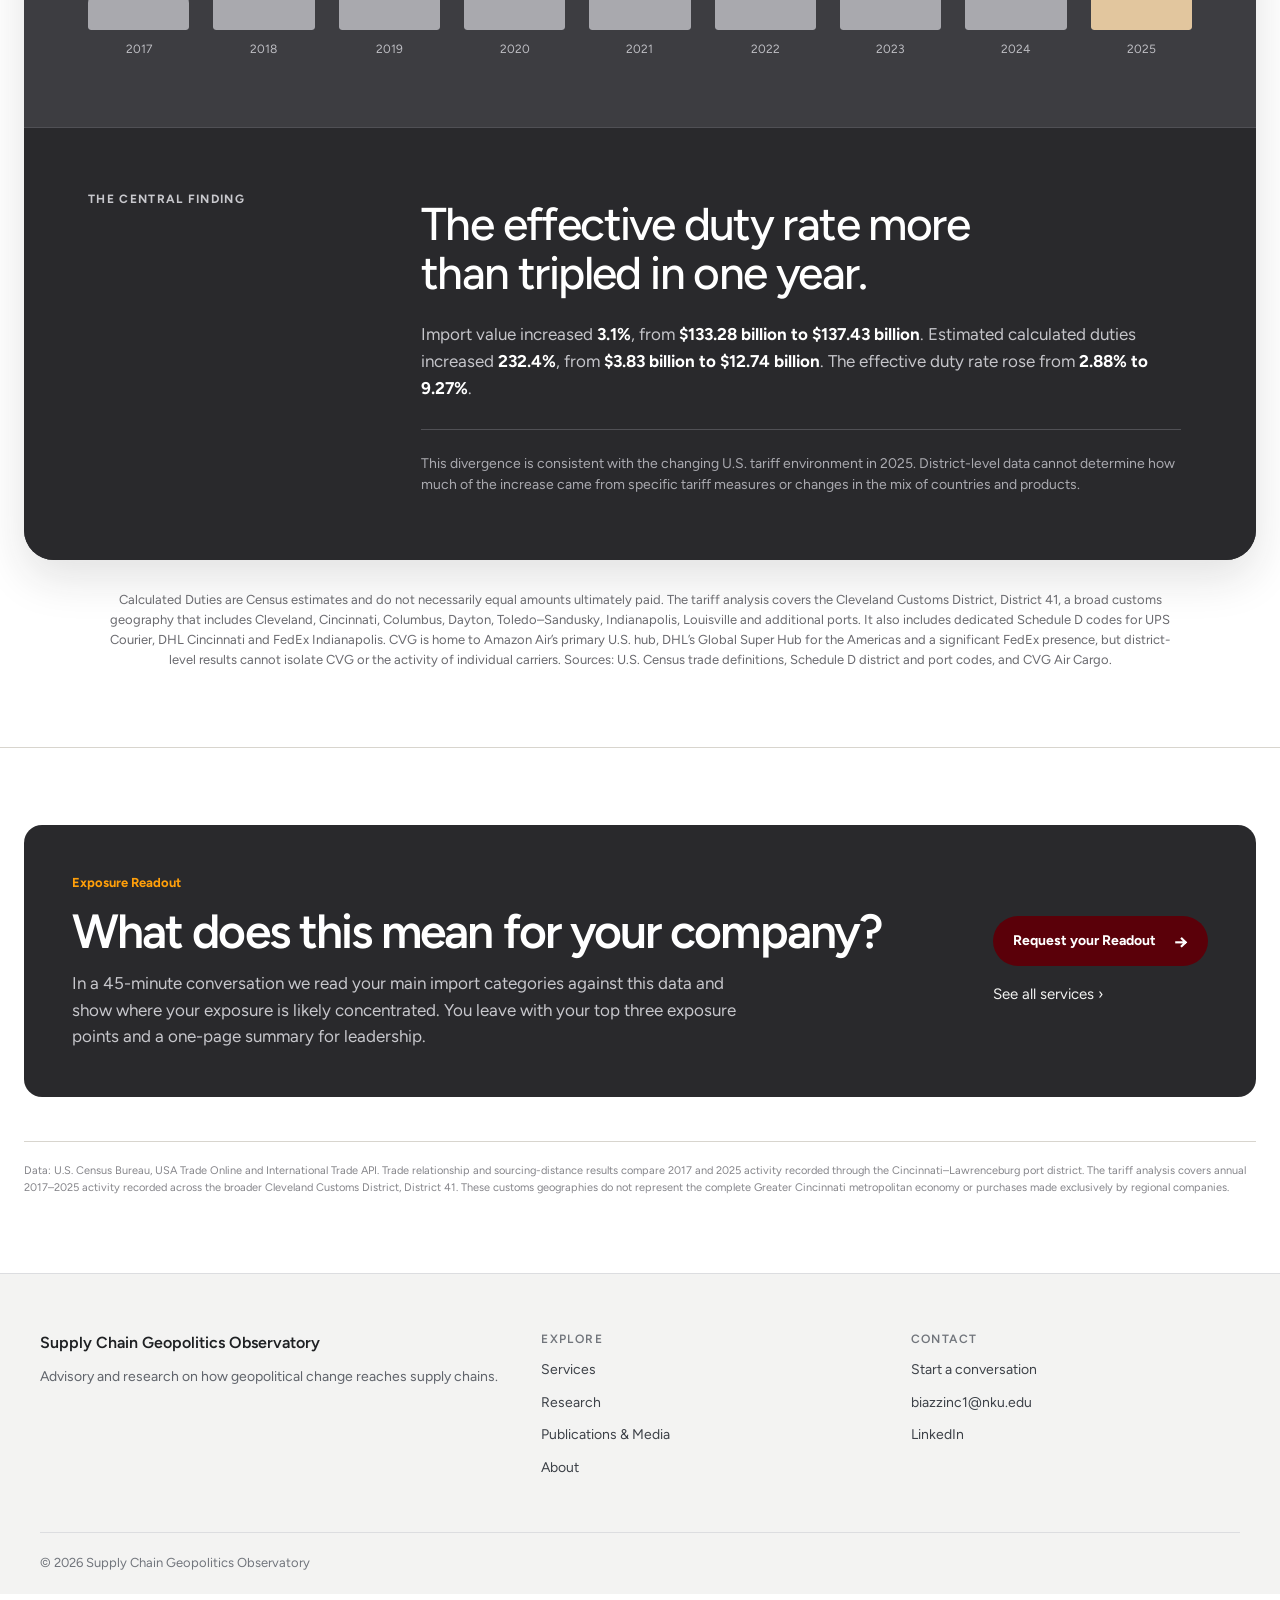
<file: trade.html>
<!doctype html>
<!-- Updated September 14, 2026: Customs District 41 tariff analysis revised. -->
<html lang="en">
<head>
  <meta charset="utf-8">
  <meta name="viewport" content="width=device-width, initial-scale=1">
  <meta name="description" content="Explore Cincinnati's international trade relationships by country and product category.">
  <title>Cincinnati Trade Relationships | Supply Chain Geopolitics Observatory</title>
  <link rel="icon" href="favicon.svg">
  <link rel="stylesheet" href="styles.css">
  <link rel="preconnect" href="https://fonts.googleapis.com">
  <link rel="preconnect" href="https://fonts.gstatic.com" crossorigin>
  <link rel="stylesheet" href="https://fonts.googleapis.com/css2?family=Figtree:wght@400;500;600;700&amp;display=swap">
  <link rel="stylesheet" href="site.css">
  <link rel="stylesheet" href="trade.css">

  <style>
    :root {
      --ink: #29292c;
      --ink-soft: #3d3d41;
      --paper: #ffffff;
      --surface: #ffffff;
      --surface-soft: #ebe9e4;
      --line: #d8d5ce;
      --muted: #68686d;
      --sand: #d7bd96;
      --sand-light: #ead9bd;
      --radius: 30px;
    }

    * {
      box-sizing: border-box;
    }

    html {
      scroll-behavior: smooth;
    }

    body {
      margin: 0;
      background: var(--paper);
      color: var(--ink);
    }

    .shell {
      width: min(1240px, calc(100% - 48px));
      margin-inline: auto;
    }

    .trade-page {
      overflow: hidden;
      background: var(--paper);
    }

    .trade-page h1,
    .trade-page h2,
    .trade-page h3 {
      text-wrap: balance;
    }

    .trade-eyebrow,
    .reading-label,
    .answer-label,
    #chart-kicker {
      margin: 0 0 18px;
      color: #77777c;
      font-size: 12px;
      font-weight: 700;
      letter-spacing: .12em;
      line-height: 1.2;
      text-transform: uppercase;
    }

    /* Header */
    .site-header {
      position: relative;
      z-index: 10;
      border-bottom: 1px solid #454549;
      background: rgba(41, 41, 44, .98);
      backdrop-filter: blur(18px);
    }

    .header-inner {
      display: flex;
      min-height: 94px;
      align-items: center;
      justify-content: space-between;
      gap: 42px;
    }

    .wordmark {
      display: flex;
      align-items: center;
    }

    .wordmark img {
      display: block;
      width: auto;
      max-width: 260px;
      height: 62px;
      object-fit: contain;
      filter: brightness(0) invert(1);
    }

    .site-header nav {
      display: flex;
      align-items: center;
      gap: clamp(18px, 2.4vw, 36px);
    }

    .site-header nav a {
      color: #f4f4f5;
      font-size: 14px;
      font-weight: 600;
      text-decoration: none;
    }

    .site-header nav a:hover {
      opacity: .68;
    }

    .site-header .nav-join {
      padding: 11px 18px;
      border-radius: 999px;
      background: var(--sand);
      color: var(--ink);
    }

    /* Introduction */
    .trade-intro {
      display: grid;
      grid-template-columns: minmax(0, 1.45fr) minmax(280px, .55fr);
      gap: clamp(42px, 8vw, 120px);
      align-items: end;
      padding-block: clamp(44px, 5vw, 64px) clamp(32px, 4vw, 48px);
    }

    .trade-intro .trade-eyebrow {
      grid-column: 1 / -1;
      margin-bottom: -12px;
    }

    .trade-intro h1 {
      max-width: 920px;
      margin: 0;
      font-size: clamp(52px, 7.1vw, 92px);
      font-weight: 600;
      line-height: .97;
      letter-spacing: -.055em;
    }

    .trade-deck {
      max-width: 440px;
      margin: 0 0 8px;
      color: var(--muted);
      font-size: clamp(18px, 2vw, 23px);
      line-height: 1.48;
    }

    /* Interactive trade chart */
    .trade-workspace {
      overflow: hidden;
      margin-bottom: clamp(48px, 6vw, 72px);
      padding: 0;
      border: 1px solid rgba(41, 41, 44, .12);
      border-radius: var(--radius);
      background: var(--ink);
      box-shadow: 0 22px 60px rgba(31, 31, 33, .14);
    }

    .trade-controls {
      display: flex;
      align-items: end;
      gap: 18px;
      padding: 22px 28px;
      border-bottom: 1px solid #d2cfc8;
      background: #eeece7;
    }

    .mode-control {
      display: flex;
      gap: 4px;
      margin-right: auto;
      padding: 4px;
      border-radius: 999px;
      background: #dedbd4;
    }

    .mode-button {
      min-height: 42px;
      padding: 0 18px;
      border: 0;
      border-radius: 999px;
      background: transparent;
      color: #616166;
      font: inherit;
      font-size: 13px;
      font-weight: 700;
      cursor: pointer;
    }

    .mode-button.is-active {
      background: var(--ink);
      color: #fff;
      box-shadow: 0 3px 10px rgba(41, 41, 44, .16);
    }

    .control-field {
      display: grid;
      gap: 8px;
      min-width: 210px;
    }

    .control-field.compact-field {
      min-width: 150px;
    }

    .control-field span {
      color: #65656a;
      font-size: 11px;
      font-weight: 700;
      letter-spacing: .08em;
      text-transform: uppercase;
    }

    .control-field select {
      min-height: 42px;
      padding: 0 38px 0 13px;
      border: 1px solid #cbc8c1;
      border-radius: 10px;
      background-color: #fff;
      color: var(--ink);
      font: inherit;
      font-size: 14px;
    }

    .chart-grid {
      display: grid;
      grid-template-columns: minmax(285px, .72fr) minmax(0, 1.7fr);
      background: var(--ink);
    }

    .chart-reading {
      display: flex;
      flex-direction: column;
      min-height: 680px;
      padding: clamp(34px, 4vw, 56px);
      border-right: 1px solid #49494d;
      background: var(--ink);
      color: #fff;
    }

    .chart-reading .reading-label {
      color: #bdbdc2;
    }

    .chart-reading h2 {
      margin: 0 0 22px;
      font-size: clamp(31px, 3.3vw, 45px);
      font-weight: 500;
      line-height: 1.08;
      letter-spacing: -.035em;
    }

    .chart-reading > p:not(.reading-label) {
      margin: 0;
      color: #bdbdc2;
      font-size: 16px;
      line-height: 1.58;
    }

    .legend {
      display: grid;
      gap: 11px;
      margin: 36px 0;
      color: #d4d4d7;
      font-size: 13px;
    }

    .legend span {
      display: flex;
      align-items: center;
      gap: 9px;
    }

    .dot {
      width: 9px;
      height: 9px;
      border-radius: 50%;
    }

    .trade-summary {
      display: grid;
      grid-template-columns: 1fr;
      gap: 0;
      margin: auto 0 0;
    }

    .trade-summary div {
      display: flex;
      align-items: baseline;
      justify-content: space-between;
      gap: 16px;
      padding: 15px 0;
      border-top: 1px solid #4c4c50;
    }

    .trade-summary dt {
      color: #aaaab0;
      font-size: 13px;
    }

    .trade-summary dd {
      margin: 0;
      color: #fff;
      font-size: 20px;
      font-weight: 600;
    }

    .chart-panel {
      min-width: 0;
      padding: clamp(34px, 4vw, 56px);
      background: var(--ink);
      color: #fff;
    }

    .chart-heading {
      display: flex;
      align-items: start;
      justify-content: space-between;
      gap: 24px;
    }

    .chart-heading h2 {
      margin: 0;
      color: #fff;
      font-size: clamp(27px, 3vw, 38px);
      font-weight: 600;
      line-height: 1.1;
      letter-spacing: -.03em;
    }

    .chart-panel #chart-kicker {
      color: #bdbdc2;
    }

    .unit-note,
    .chart-note {
      color: #bdbdc2;
      font-size: 12px;
      line-height: 1.45;
    }

    .chart {
      min-height: 480px;
      margin-block: 22px 12px;
      border-radius: 18px;
      background: var(--ink);
    }

    .chart-note {
      margin: 0;
      padding-top: 17px;
      border-top: 1px solid #4c4c50;
    }

    /* Improve visibility of SVG labels and axes */
    #trade-chart svg text {
      fill: #f2f2f3 !important;
      paint-order: stroke;
      stroke: #29292c;
      stroke-width: 3px;
      stroke-linejoin: round;
    }

    #trade-chart svg .tick text {
      fill: #d1d1d5 !important;
      font-weight: 500;
    }

    #trade-chart svg .tick line,
    #trade-chart svg .domain {
      stroke: #68686e !important;
    }

    #trade-chart svg .grid line {
      stroke: #48484d !important;
    }

    #trade-chart svg .grid path {
      stroke: transparent !important;
    }

    /* Findings */
    .shift-section {
      padding-block: clamp(52px, 6vw, 80px);
      border-top: 1px solid var(--line);
      background: #fff;
    }

    .pattern-heading {
      display: grid;
      grid-template-columns: .58fr 1.42fr;
      gap: 50px;
      align-items: start;
      margin-bottom: 58px;
    }

    .pattern-heading h2 {
      max-width: 760px;
      margin: 0;
      font-size: clamp(45px, 6vw, 76px);
      font-weight: 600;
      line-height: .98;
      letter-spacing: -.05em;
    }

    .pattern-grid.findings-grid {
      grid-template-columns: repeat(2, minmax(0, 1fr));
      gap: 16px;
    }

    .findings-grid .pattern-card {
      position: relative;
      display: grid;
      min-height: 330px;
      grid-template-rows: auto 1fr;
      overflow: hidden;
      padding: clamp(30px, 4vw, 46px);
      border: 1px solid rgba(41, 41, 44, .12);
      border-radius: 24px;
      background: #fff;
      box-shadow: none;
    }

    .findings-grid .pattern-card::before,
    .findings-grid .pattern-card::after {
      display: none;
    }

    .findings-grid .pattern-card:nth-child(4) {
      border-color: transparent;
      background: var(--sand-light);
    }

    .findings-grid .pattern-card:first-child {
      background: var(--ink);
      color: #fff;
    }

    .pattern-signal {
      display: flex;
      align-items: flex-start;
      justify-content: space-between;
      gap: 24px;
      margin-bottom: 40px;
    }

    .pattern-signal span {
      max-width: 145px;
      color: #7b7b80;
      font-size: 11px;
      font-weight: 700;
      letter-spacing: .11em;
      line-height: 1.35;
      text-transform: uppercase;
    }

    .pattern-signal strong {
      color: var(--ink);
      font-size: clamp(37px, 4.5vw, 58px);
      font-weight: 600;
      line-height: .9;
      letter-spacing: -.055em;
      text-align: right;
    }

    .pattern-card:first-child .pattern-signal span {
      color: #aaaab0;
    }

    .pattern-card:first-child .pattern-signal strong {
      color: #fff;
    }

    .pattern-card h3 {
      max-width: 520px;
      margin: 0 0 15px;
      font-size: clamp(27px, 3vw, 38px);
      font-weight: 600;
      line-height: 1.07;
      letter-spacing: -.035em;
    }

    .pattern-card p {
      max-width: 570px;
      margin: 0;
      color: #66666b;
      font-size: 15px;
      line-height: 1.58;
    }

    .pattern-card:first-child p {
      color: #bdbdc2;
    }

    .pattern-card p strong {
      display: inline;
      margin: 0;
      color: inherit;
      font-weight: 700;
    }

    .pattern-caution,
    .locality-caution {
      max-width: 920px;
      margin: 32px 0 0;
      color: #737378;
      font-size: 13px;
      line-height: 1.55;
    }

    /* Sourcing distance */
    .locality-section {
      padding-block: clamp(52px, 6vw, 80px);
      background: var(--paper);
    }

    .locality-intro {
      display: grid;
      grid-template-columns: minmax(0, 1.25fr) minmax(300px, .75fr);
      gap: clamp(45px, 8vw, 110px);
      align-items: end;
      margin-bottom: 40px;
    }

    .locality-intro h2 {
      max-width: 790px;
      margin: 0;
      font-size: clamp(43px, 5.7vw, 72px);
      font-weight: 600;
      line-height: 1;
      letter-spacing: -.05em;
    }

    .locality-intro > p {
      margin: 0 0 6px;
      color: var(--muted);
      font-size: 18px;
      line-height: 1.55;
    }

    .locality-answer {
      padding: clamp(34px, 5vw, 60px);
      border-radius: var(--radius);
      background: var(--ink);
      color: #fff;
    }

    .locality-answer .answer-label {
      color: #bdbdc2;
    }

    .answer-grid {
      display: grid;
      grid-template-columns: .72fr 1.28fr;
      gap: clamp(35px, 8vw, 100px);
      align-items: end;
    }

    .answer-word {
      margin: 0;
      color: #fff;
      font-size: clamp(82px, 11vw, 142px);
      font-weight: 600;
      line-height: .82;
      letter-spacing: -.07em;
    }

    .answer-copy {
      max-width: 400px;
      margin: 28px 0 0;
      color: #c8c8cd;
      font-size: 18px;
      line-height: 1.45;
    }

    .distance-comparison {
      position: relative;
      display: grid;
      grid-template-columns: auto 1fr auto;
      gap: 20px;
      align-items: end;
      padding-bottom: 48px;
    }

    .distance-year span {
      display: block;
      margin-bottom: 8px;
      color: #aaaab0;
      font-size: 12px;
    }

    .distance-year strong {
      font-size: clamp(21px, 2.4vw, 31px);
      font-weight: 500;
      white-space: nowrap;
    }

    .align-right {
      text-align: right;
    }

    .distance-track {
      display: flex;
      align-items: center;
      padding-bottom: 10px;
      color: #c8c8cd;
    }

    .track-start,
    .track-end {
      flex: 0 0 10px;
      height: 10px;
      border-radius: 50%;
      background: #c8c8cd;
    }

    .track-line {
      flex: 1;
      height: 2px;
      background: #c8c8cd;
    }

    .track-arrow {
      margin-left: -4px;
      font-size: 24px;
      line-height: 0;
    }

    .distance-change {
      position: absolute;
      right: 0;
      bottom: 0;
      margin: 0;
      color: #d8d8dc;
      font-size: 14px;
      font-weight: 600;
    }

    .locality-metrics {
      display: grid;
      grid-template-columns: repeat(3, 1fr);
      gap: 16px;
      margin: 16px 0 70px;
    }

    .locality-metrics article {
      min-height: 280px;
      padding: 32px;
      border: 1px solid var(--line);
      border-radius: 22px;
      background: #faf9f7;
    }

    .locality-metrics article > span {
      color: #8a8a8f;
      font-size: 11px;
      font-weight: 700;
      letter-spacing: .12em;
    }

    .locality-metrics article > strong {
      display: block;
      margin: 40px 0 20px;
      font-size: clamp(38px, 4.5vw, 57px);
      font-weight: 600;
      line-height: .95;
      letter-spacing: -.05em;
    }

    .locality-metrics h3 {
      margin: 0 0 10px;
      font-size: 18px;
      line-height: 1.25;
    }

    .locality-metrics p {
      margin: 0;
      color: var(--muted);
      font-size: 14px;
      line-height: 1.5;
    }

    .locality-chart-card {
      padding: clamp(30px, 5vw, 58px);
      border: 1px solid var(--line);
      border-radius: var(--radius);
      background: var(--surface);
    }

    .locality-chart-heading {
      display: flex;
      justify-content: space-between;
      gap: 30px;
      align-items: end;
      margin-bottom: 28px;
    }

    .locality-chart-heading h3 {
      margin: 0;
      font-size: clamp(28px, 3.4vw, 42px);
      line-height: 1.08;
      letter-spacing: -.03em;
    }

    .locality-legend {
      display: flex;
      gap: 18px;
      color: #6c6c71;
      font-size: 13px;
      white-space: nowrap;
    }

    .locality-legend span {
      display: flex;
      align-items: center;
      gap: 7px;
    }

    .year-dot {
      width: 9px;
      height: 9px;
      border-radius: 50%;
      background: #8f8f94;
    }

    .year-dot.current {
      background: var(--ink);
    }

    .locality-chart {
      overflow-x: auto;
    }

    .locality-chart svg {
      display: block;
      width: 100%;
      min-width: 760px;
    }

    .locality-grid-line {
      stroke: #e3e0da;
      stroke-width: 1;
    }

    .locality-axis-label,
    .locality-row-label,
    .locality-value {
      fill: #6e6e73;
      font-family: inherit;
      font-size: 12px;
    }

    .locality-row-label {
      fill: var(--ink);
      font-size: 13px;
    }

    .locality-link {
      stroke: #bebbb4;
      stroke-width: 2;
    }

    .locality-old {
      fill: #aaa7a0;
    }

    .locality-current {
      fill: var(--ink);
    }

    .locality-note {
      margin: 20px 0 0;
      padding-top: 18px;
      border-top: 1px solid #e1ded8;
      color: #77777c;
      font-size: 12px;
      line-height: 1.5;
    }

    /* Tariff analysis */
    .tariff-section {
      padding-block: clamp(52px, 6vw, 80px);
      border-top: 1px solid #dedbd5;
      background: #fff;
    }

    .tariff-intro {
      display: grid;
      grid-template-columns: minmax(0, 1.2fr) minmax(300px, .8fr);
      gap: clamp(40px, 7vw, 100px);
      align-items: end;
      margin-bottom: 40px;
    }

    .tariff-intro h2 {
      max-width: 850px;
      margin: 0;
      font-size: clamp(42px, 5.5vw, 72px);
      font-weight: 600;
      line-height: 1;
      letter-spacing: -.05em;
    }

    .tariff-intro-copy {
      max-width: 590px;
      margin: 0;
      color: #626267;
      font-size: 19px;
      line-height: 1.55;
    }

    .tariff-dashboard {
      overflow: hidden;
      border-radius: 30px;
      background: #343437;
      color: #fff;
      box-shadow: 0 18px 45px rgba(29, 29, 31, .13);
    }

    .tariff-primary {
      display: grid;
      grid-template-columns: .8fr 1.2fr;
      min-height: 420px;
    }

    .tariff-number-panel {
      display: flex;
      flex-direction: column;
      justify-content: space-between;
      padding: clamp(38px, 5vw, 68px);
      background: #29292c;
    }

    .tariff-label {
      margin: 0;
      color: #c8c8cd;
      font-size: 12px;
      font-weight: 700;
      letter-spacing: .11em;
      line-height: 1.3;
      text-transform: uppercase;
    }

    .tariff-big-number {
      display: block;
      margin: 32px 0 12px;
      color: #e2c69e;
      font-size: clamp(76px, 10vw, 132px);
      font-weight: 600;
      line-height: .86;
      letter-spacing: -.065em;
    }

    .tariff-per {
      margin: 0;
      color: #ededee;
      font-size: 20px;
      line-height: 1.35;
    }

    .tariff-number-note {
      max-width: 420px;
      margin: 42px 0 0;
      color: #b8b8bd;
      font-size: 15px;
      line-height: 1.55;
    }

    .tariff-comparison {
      display: flex;
      flex-direction: column;
      justify-content: center;
      padding: clamp(38px, 5vw, 68px);
    }

    .tariff-comparison h3 {
      max-width: 600px;
      margin: 10px 0 36px;
      font-size: clamp(27px, 3vw, 40px);
      font-weight: 500;
      line-height: 1.1;
      letter-spacing: -.03em;
    }

    .comparison-list {
      display: grid;
      gap: 0;
    }

    .comparison-row {
      display: grid;
      grid-template-columns: minmax(150px, 1.1fr) repeat(2, minmax(90px, .65fr)) minmax(90px, .65fr);
      gap: 18px;
      align-items: baseline;
      padding: 18px 0;
      border-top: 1px solid #505055;
    }

    .comparison-row > span {
      color: #c5c5ca;
      font-size: 14px;
      line-height: 1.4;
    }

    .comparison-row > div span {
      display: block;
      margin-bottom: 5px;
      color: #98989e;
      font-size: 11px;
      font-weight: 700;
      letter-spacing: .08em;
      text-transform: uppercase;
    }

    .comparison-row strong {
      font-size: clamp(20px, 2.1vw, 29px);
      font-weight: 500;
      white-space: nowrap;
    }

    .comparison-row .change {
      color: #e2c69e;
      text-align: right;
    }

    .tariff-history-panel {
      padding: clamp(40px, 5vw, 68px);
      border-top: 1px solid #505055;
      background: #3d3d41;
    }

    .tariff-history-heading {
      display: flex;
      justify-content: space-between;
      gap: 35px;
      align-items: end;
      margin-bottom: 38px;
    }

    .tariff-history-heading h3 {
      max-width: 600px;
      margin: 9px 0 0;
      font-size: clamp(27px, 3vw, 39px);
      font-weight: 500;
      line-height: 1.1;
      letter-spacing: -.03em;
    }

    .tariff-history-heading > p:last-child {
      max-width: 300px;
      margin: 0;
      color: #b8b8bd;
      font-size: 14px;
      line-height: 1.5;
      text-align: right;
    }

    .tariff-history-scroll {
      overflow-x: auto;
      padding-bottom: 4px;
    }

    .tariff-rate-grid {
      display: grid;
      grid-template-columns: repeat(9, minmax(62px, 1fr));
      gap: clamp(10px, 2vw, 24px);
      min-width: 720px;
      align-items: end;
    }

    .rate-column {
      display: grid;
      grid-template-rows: auto 190px auto;
      gap: 10px;
      text-align: center;
    }

    .rate-column strong {
      font-size: 15px;
      font-weight: 600;
    }

    .rate-column > span {
      color: #bdbdc2;
      font-size: 12px;
    }

    .rate-bar {
      display: flex;
      height: 190px;
      align-items: end;
      overflow: hidden;
      border-radius: 8px 8px 3px 3px;
      background: #4d4d52;
    }

    .rate-bar i {
      display: block;
      width: 100%;
      min-height: 6px;
      border-radius: 8px 8px 3px 3px;
      background: #a9a9ae;
    }

    .rate-column.current strong {
      color: #e2c69e;
    }

    .rate-column.current .rate-bar i {
      background: #e2c69e;
    }

    .tariff-conclusion {
      display: grid;
      grid-template-columns: .48fr 1.52fr;
      gap: clamp(35px, 7vw, 100px);
      padding: clamp(40px, 5vw, 68px);
      border-top: 1px solid #505055;
      background: #29292c;
    }

    .tariff-conclusion h3 {
      max-width: 720px;
      margin: 8px 0 22px;
      font-size: clamp(30px, 3.6vw, 46px);
      font-weight: 500;
      line-height: 1.08;
      letter-spacing: -.035em;
    }

    .tariff-conclusion-copy > p {
      max-width: 760px;
      margin: 0;
      color: #c5c5ca;
      font-size: 17px;
      line-height: 1.6;
    }

    .tariff-conclusion-copy strong {
      color: #fff;
    }

    .tariff-caution {
      margin-top: 26px !important;
      padding-top: 23px;
      border-top: 1px solid #505055;
      color: #aaaab0 !important;
      font-size: 14px !important;
      line-height: 1.55 !important;
    }

    .tariff-method-note {
      max-width: 1080px;
      margin: 30px auto 0;
      color: #69696e;
      font-size: 13px;
      line-height: 1.55;
      text-align: center;
    }

    .tariff-method-note a {
      color: inherit;
      text-decoration-color: #aaa7a0;
      text-underline-offset: 3px;
    }

    /* Inquiry */
    .trade-inquiry {
      padding-block: clamp(52px, 6vw, 80px);
      border-top: 1px solid var(--line);
      background: #fff;
    }

    .inquiry-grid {
      display: grid;
      grid-template-columns: minmax(0, 1.35fr) minmax(290px, .65fr);
      gap: clamp(48px, 9vw, 125px);
      align-items: end;
    }

    .trade-inquiry h2 {
      max-width: 830px;
      margin: 0;
      font-size: clamp(43px, 5.8vw, 74px);
      font-weight: 600;
      line-height: .99;
      letter-spacing: -.05em;
    }

    .inquiry-copy {
      max-width: 470px;
    }

    .inquiry-copy > p {
      margin: 0 0 28px;
      color: var(--muted);
      font-size: 18px;
      line-height: 1.58;
    }

    .inquiry-link {
      display: inline-flex;
      align-items: center;
      gap: 18px;
      padding: 14px 20px;
      border-radius: 999px;
      background: var(--ink);
      color: #fff;
      font-size: 14px;
      font-weight: 700;
      text-decoration: none;
    }

    .inquiry-link span {
      font-size: 19px;
      line-height: 1;
      transition: transform .2s ease;
    }

    .inquiry-link:hover span {
      transform: translateX(4px);
    }

    .inquiry-offer {
      margin: 0 0 28px;
      padding: 22px 24px;
      border-radius: 14px;
      background: #f5f5f7;
    }

    .inquiry-offer-kicker {
      margin: 0 0 6px;
      color: #b25000;
      font-size: 13px;
      font-weight: 700;
    }

    .inquiry-offer-title {
      margin: 0 0 8px;
      color: var(--ink);
      font-size: 21px;
      font-weight: 600;
      letter-spacing: -.02em;
    }

    .inquiry-offer p:last-child {
      margin: 0;
      color: var(--muted);
      font-size: 15px;
      line-height: 1.5;
    }

    .inquiry-secondary {
      display: block;
      margin-top: 18px;
      color: #5A0009;
      font-size: 15px;
    }

    /* Snapshot banner */
    .snapshot-banner {
      background: #000;
      color: #f5f5f7;
    }

    .snapshot-inner {
      display: grid;
      grid-template-columns: minmax(0, 1.5fr) auto;
      gap: 32px 56px;
      align-items: center;
      padding-block: 36px;
    }

    .snapshot-kicker {
      margin: 0 0 8px;
      color: #86868b;
      font-size: 13px;
      font-weight: 600;
    }

    .snapshot-banner h2 {
      margin: 0 0 10px;
      font-size: clamp(26px, 3.2vw, 38px);
      font-weight: 600;
      line-height: 1.1;
      letter-spacing: -.035em;
    }

    .snapshot-copy {
      max-width: 720px;
      margin: 0;
      color: #a1a1a6;
      font-size: 17px;
      line-height: 1.5;
    }

    .snapshot-copy em { font-style: normal; color: #fff; }
    .snapshot-copy strong { color: #ff9f0a; font-weight: 600; }

    .snapshot-actions {
      display: flex;
      flex-direction: column;
      align-items: flex-start;
      gap: 14px;
    }

    .snapshot-button {
      display: inline-flex;
      align-items: center;
      gap: 12px;
      padding: 13px 22px;
      border-radius: 999px;
      background: #5A0009;
      color: #fff;
      font-size: 15px;
      font-weight: 600;
      text-decoration: none;
      white-space: nowrap;
    }

    .snapshot-button:hover { background: #440007; }

    .snapshot-link {
      color: #F3F3F2;
      font-size: 15px;
      text-decoration: none;
    }

    .snapshot-link:hover { text-decoration: underline; }

    /* Readout card */
    .readout-card {
      display: grid;
      grid-template-columns: minmax(0, 1.5fr) auto;
      gap: 32px 56px;
      align-items: center;
      padding: clamp(28px, 4vw, 48px);
      border-radius: 18px;
      background: var(--ink);
      color: #fff;
    }

    .readout-kicker {
      margin: 0 0 12px;
      color: #ff9f0a;
      font-size: 13px;
      font-weight: 700;
    }

    .readout-card h2 {
      margin: 0 0 14px;
      font-size: clamp(30px, 4vw, 48px);
      font-weight: 600;
      line-height: 1.05;
      letter-spacing: -.04em;
    }

    .readout-main p:last-child {
      max-width: 680px;
      margin: 0;
      color: #c7c7cc;
      font-size: 17px;
      line-height: 1.55;
    }

    .readout-actions {
      display: flex;
      flex-direction: column;
      align-items: flex-start;
      gap: 16px;
    }

    .readout-card .inquiry-link {
      background: #5A0009;
      white-space: nowrap;
    }

    .readout-card .inquiry-secondary {
      margin: 0;
      color: #F3F3F2;
    }

    @media (max-width: 820px) {
      .snapshot-inner,
      .readout-card {
        grid-template-columns: 1fr;
      }
    }

    .trade-source-note {
      margin: 44px 0 0;
      padding-top: 20px;
      border-top: 1px solid var(--line);
      color: #85858a;
      font-size: 11px;
      line-height: 1.55;
    }

    .trade-source-note a {
      color: inherit;
      text-underline-offset: 3px;
    }

    /* Footer */
    footer {
      padding-top: 72px;
      background: var(--ink);
      color: #fff;
    }

    .footer-grid {
      display: grid;
      grid-template-columns: 1fr auto;
      gap: 60px;
      padding-bottom: 70px;
    }

    .footer-title {
      margin: 0 0 12px;
      font-size: 22px;
      font-weight: 600;
    }

    .footer-grid p:not(.footer-title):not(.footer-label) {
      margin: 0;
      color: #aaaab0;
    }

    .footer-label {
      margin: 0 0 14px;
      color: var(--sand);
      font-size: 11px;
      font-weight: 700;
      letter-spacing: .12em;
      text-transform: uppercase;
    }

    .footer-grid a {
      display: block;
      margin-top: 8px;
      color: #fff;
      text-decoration: none;
    }

    .footer-bottom {
      padding-block: 22px;
      border-top: 1px solid #48484c;
      color: #929297;
      font-size: 12px;
    }

    @media (max-width: 760px) {
      .shell {
        width: min(100% - 30px, 1240px);
      }

      .header-inner {
        min-height: 78px;
      }

      .wordmark img {
        max-width: 190px;
        height: 50px;
      }

      .site-header nav a:not(.nav-join) {
        display: none;
      }

      .trade-intro {
        grid-template-columns: 1fr;
        padding-block: 68px 72px;
      }

      .trade-intro .trade-eyebrow {
        margin-bottom: -8px;
      }

      .trade-intro h1 {
        font-size: clamp(46px, 14vw, 66px);
      }

      .trade-controls {
        display: grid;
        grid-template-columns: 1fr;
        padding: 18px;
      }

      .mode-control {
        width: 100%;
        margin: 0;
      }

      .mode-button {
        flex: 1;
        padding-inline: 10px;
      }

      .control-field,
      .control-field.compact-field {
        min-width: 0;
      }

      .chart-grid {
        grid-template-columns: 1fr;
      }

      .chart-reading {
        min-height: 0;
        border-right: 0;
        border-bottom: 1px solid #49494d;
      }

      .chart-panel {
        padding: 28px 20px;
      }

      .chart-heading {
        display: block;
      }

      .unit-note {
        margin-top: 10px;
      }

      .chart {
        min-height: 410px;
        overflow-x: auto;
      }

      .pattern-heading,
      .locality-intro,
      .answer-grid,
      .tariff-intro,
      .tariff-primary,
      .tariff-conclusion,
      .inquiry-grid {
        grid-template-columns: 1fr;
      }

      .pattern-heading {
        gap: 10px;
      }

      .pattern-grid.findings-grid {
        grid-template-columns: 1fr;
      }

      .pattern-signal {
        margin-bottom: 44px;
      }

      .locality-intro {
        gap: 28px;
      }

      .distance-comparison {
        grid-template-columns: auto 1fr auto;
        gap: 10px;
        margin-top: 18px;
      }

      .locality-metrics {
        grid-template-columns: 1fr;
      }

      .locality-metrics article {
        min-height: 0;
      }

      .locality-chart-heading,
      .tariff-history-heading {
        display: block;
      }

      .locality-legend {
        margin-top: 18px;
      }

      .tariff-history-heading > p:last-child {
        margin-top: 14px;
        text-align: left;
      }

      .comparison-row {
        grid-template-columns: 1fr 1fr;
      }

      .comparison-row > span {
        grid-column: 1 / -1;
      }

      .comparison-row .change {
        grid-column: 1 / -1;
        text-align: left;
      }

      .footer-grid {
        grid-template-columns: 1fr;
      }
    }
  </style>
</head>

<body>
  <a class="sg-skip" href="#main">Skip to content</a>
  <header class="sg-header">
    <div class="sg-wrap sg-header-inner">
      <a class="sg-logo" href="index.html" aria-label="Supply Chain Geopolitics Observatory home">
        <img src="logo.png" alt="SCG Supply Chain Geopolitics Observatory">
      </a>
      <nav class="sg-nav" aria-label="Primary navigation">
        <a href="work-with-us.html">Services</a>
        <a href="projects.html" aria-current="page">Research</a>
        <a href="publications.html">Publications &amp; Media</a>
        <a href="who-we-are.html">About</a>
        <a class="sg-nav-cta" href="contact.html">Contact</a>
      </nav>
    </div>
  </header>

  <main class="trade-page">
    <section class="snapshot-banner">
      <div class="shell snapshot-inner">
        <div>
          <p class="snapshot-kicker">From regional signals to company exposure</p>
          <h2>This is a snapshot of the work we do.</h2>
          <p class="snapshot-copy">A focused study shows where <em>your</em> company is exposed. The starting point is an Exposure Readout: a 45-minute conversation that reads your own import categories against this data.</p>
        </div>
        <div class="snapshot-actions">
          <a class="snapshot-button" href="contact.html">Request a Readout</a>
          <a class="snapshot-link" href="work-with-us.html">See all services ›</a>
        </div>
      </div>
    </section>

    <section class="trade-intro shell">
      <p class="trade-eyebrow">Regional trade relationships</p>
      <h1>Where Cincinnati’s trade relationships are changing.</h1>
      <p class="trade-deck">Compare the value and direction of goods moving through the Cincinnati–Lawrenceburg port district.</p>
    </section>

    <section class="trade-workspace shell" aria-label="Interactive Cincinnati trade chart">
      <div class="trade-controls">
        <div class="control-group mode-control" aria-label="Chart view">
          <button class="mode-button is-active" type="button" data-mode="position">Position in 2025</button>
          <button class="mode-button" type="button" data-mode="change">Change since 2017</button>
        </div>

        <label class="control-field">
          <span>Product category</span>
          <select id="item-filter"></select>
        </label>

        <label class="control-field compact-field">
          <span>Countries shown</span>
          <select id="country-count">
            <option value="20">Top 20</option>
            <option value="40" selected>Top 40</option>
            <option value="80">Top 80</option>
            <option value="all">All countries</option>
          </select>
        </label>
      </div>

      <div class="chart-grid">
        <aside class="chart-reading">
          <p class="reading-label" id="reading-label">Trade position</p>
          <h2 id="reading-title">Imports show dependence. Exports show reach.</h2>
          <p id="reading-copy">Countries above the diagonal buy more from Cincinnati than they sell to it. Countries below the line are more important as sources of imports.</p>

          <div class="legend" aria-label="Chart legend">
            <span><i class="dot exporter"></i>Net export relationship</span>
            <span><i class="dot importer"></i>Net import relationship</span>
            <span id="arrow-legend" hidden><i class="arrow-mark">→</i>2017 to 2025</span>
          </div>

          <dl class="trade-summary">
            <div>
              <dt>Exports</dt>
              <dd id="summary-exports">—</dd>
            </div>
            <div>
              <dt>Imports</dt>
              <dd id="summary-imports">—</dd>
            </div>
            <div>
              <dt>Net position</dt>
              <dd id="summary-balance">—</dd>
            </div>
          </dl>
        </aside>

        <div class="chart-panel">
          <div class="chart-heading">
            <div>
              <p id="chart-kicker">Cincinnati trade by partner country</p>
              <h2 id="chart-title">Exports and imports, 2025</h2>
            </div>

            <p class="unit-note">US dollars · logarithmic scale</p>
          </div>

          <div id="trade-chart" class="chart" role="img" aria-label="Scatter plot comparing Cincinnati exports and imports by country"></div>

          <p class="chart-note" id="chart-note">Distance from the diagonal indicates the size of the trade imbalance. Hover or focus on a country for details.</p>
        </div>
      </div>
    </section>

    <section class="shift-section">
      <div class="shell">
        <div class="pattern-heading">
          <p class="trade-eyebrow">Changing import patterns</p>
          <h2>What the data reveals</h2>
        </div>

        <div id="pattern-cards" class="pattern-grid findings-grid"></div>

        <p class="pattern-caution">These are preliminary signals based on broad HS2 categories. Product-level analysis at HS4 and HS6 is needed to identify what moved and why.</p>
      </div>
    </section>

    <section class="locality-section" aria-labelledby="locality-title">
      <div class="shell">
        <div class="locality-intro">
          <div>
            <p class="trade-eyebrow">Sourcing distance</p>
            <h2 id="locality-title">Is Greater Cincinnati’s international trade becoming more regional?</h2>
          </div>

          <p>Import origins moved farther away between 2017 and 2025. The calculation weights each country’s distance from Cincinnati by the value of imports recorded through the port district.</p>
        </div>

        <div class="locality-answer">
          <p class="answer-label">The short answer</p>

          <div class="answer-grid">
            <div>
              <p class="answer-word">No.</p>
              <p class="answer-copy">The average sourcing distance increased by <strong>16.9%</strong>.</p>
            </div>

            <div class="distance-comparison" aria-label="Average import distance increased from 7,531 kilometers in 2017 to 8,801 kilometers in 2025">
              <div class="distance-year">
                <span>2017</span>
                <strong>7,531 km</strong>
              </div>

              <div class="distance-track">
                <span class="track-start"></span>
                <span class="track-line"></span>
                <span class="track-arrow">→</span>
                <span class="track-end"></span>
              </div>

              <div class="distance-year align-right">
                <span>2025</span>
                <strong>8,801 km</strong>
              </div>

              <p class="distance-change">+1,270 km farther</p>
            </div>
          </div>
        </div>

        <div class="locality-metrics" aria-label="Regionalization indicators">
          <article>
            <span>Sourcing distance</span>
            <strong>+16.9%</strong>
            <h3>Average import distance</h3>
            <p>Distance rose from 7,531 to 8,801 kilometers.</p>
          </article>

          <article>
            <span>Across categories</span>
            <strong>53 of 85</strong>
            <h3>Product categories moved farther</h3>
            <p>Nearly two-thirds recorded a greater weighted sourcing distance.</p>
          </article>

          <article>
            <span>Regional sourcing</span>
            <strong>1.9%</strong>
            <h3>Canada and Mexico share</h3>
            <p>The regional share rose from 1.0%, but remains small.</p>
          </article>
        </div>

        <div class="locality-chart-card">
          <div class="locality-chart-heading">
            <div>
              <p class="trade-eyebrow">Largest import categories</p>
              <h3>How sourcing distance changed by product</h3>
            </div>

            <div class="locality-legend">
              <span><i class="year-dot old"></i>2017</span>
              <span><i class="year-dot current"></i>2025</span>
            </div>
          </div>

          <div id="locality-chart" class="locality-chart" role="img" aria-label="Comparison of weighted sourcing distance in 2017 and 2025 for major import categories"></div>

          <p class="locality-note">Categories are ranked by 2025 import value. Distance is weighted by imports from each partner country. Nominal trade values are used as weights.</p>
        </div>

        <p class="locality-caution">This finding describes international goods recorded through the Cincinnati–Lawrenceburg port district. It does not capture domestic sourcing or the complete Greater Cincinnati metropolitan economy.</p>
      </div>
    </section>

    <section class="tariff-section" aria-labelledby="tariff-title">
      <div class="shell">
        <div class="tariff-intro">
          <div>
            <p class="trade-eyebrow">Customs District 41</p>
            <h2 id="tariff-title">Tariff exposure rose far faster than import value.</h2>
          </div>

          <p class="tariff-intro-copy">The value of imports recorded through the district increased modestly in 2025. Estimated calculated duties moved in a very different direction.</p>
        </div>

        <div class="tariff-dashboard">
          <div class="tariff-primary">
            <div class="tariff-number-panel">
              <div>
                <p class="tariff-label">Effective estimated duty rate · 2025</p>
                <strong class="tariff-big-number">9.27%</strong>
                <p class="tariff-per">$9.27 in estimated duties for every $100 in customs value</p>
              </div>

              <p class="tariff-number-note">Estimated calculated duties reached <strong>$12.74 billion</strong> on <strong>$137.43 billion</strong> in imports recorded through Customs District 41.</p>
            </div>

            <div class="tariff-comparison">
              <p class="tariff-label">What changed in one year</p>
              <h3>The increase in duties cannot be explained by import growth alone.</h3>

              <div class="comparison-list">
                <div class="comparison-row">
                  <span>Customs value</span>

                  <div>
                    <span>2024</span>
                    <strong>$133.28B</strong>
                  </div>

                  <div>
                    <span>2025</span>
                    <strong>$137.43B</strong>
                  </div>

                  <strong class="change">+3.1%</strong>
                </div>

                <div class="comparison-row">
                  <span>Estimated calculated duties</span>

                  <div>
                    <span>2024</span>
                    <strong>$3.83B</strong>
                  </div>

                  <div>
                    <span>2025</span>
                    <strong>$12.74B</strong>
                  </div>

                  <strong class="change">+232.4%</strong>
                </div>

                <div class="comparison-row">
                  <span>Effective estimated duty rate</span>

                  <div>
                    <span>2024</span>
                    <strong>2.88%</strong>
                  </div>

                  <div>
                    <span>2025</span>
                    <strong>9.27%</strong>
                  </div>

                  <strong class="change">+6.40 pts</strong>
                </div>
              </div>
            </div>
          </div>

          <div class="tariff-history-panel">
            <div class="tariff-history-heading">
              <div>
                <p class="tariff-label">Effective estimated duty rate · 2017–2025</p>
                <h3>Years of gradual change were followed by a sharp break in 2025.</h3>
              </div>

              <p>Calculated Duties divided by Customs Value for each calendar year.</p>
            </div>

            <div class="tariff-history-scroll">
              <div class="tariff-rate-grid" role="img" aria-label="Effective estimated duty rates: 1.69 percent in 2017, 2.15 percent in 2018, 3.30 percent in 2019, 3.32 percent in 2020, 3.43 percent in 2021, 3.33 percent in 2022, 3.04 percent in 2023, 2.88 percent in 2024, and 9.27 percent in 2025">
                <div class="rate-column">
                  <strong>1.69%</strong>
                  <div class="rate-bar"><i style="height:18.2%"></i></div>
                  <span>2017</span>
                </div>

                <div class="rate-column">
                  <strong>2.15%</strong>
                  <div class="rate-bar"><i style="height:23.2%"></i></div>
                  <span>2018</span>
                </div>

                <div class="rate-column">
                  <strong>3.30%</strong>
                  <div class="rate-bar"><i style="height:35.6%"></i></div>
                  <span>2019</span>
                </div>

                <div class="rate-column">
                  <strong>3.32%</strong>
                  <div class="rate-bar"><i style="height:35.8%"></i></div>
                  <span>2020</span>
                </div>

                <div class="rate-column">
                  <strong>3.43%</strong>
                  <div class="rate-bar"><i style="height:37%"></i></div>
                  <span>2021</span>
                </div>

                <div class="rate-column">
                  <strong>3.33%</strong>
                  <div class="rate-bar"><i style="height:35.9%"></i></div>
                  <span>2022</span>
                </div>

                <div class="rate-column">
                  <strong>3.04%</strong>
                  <div class="rate-bar"><i style="height:32.8%"></i></div>
                  <span>2023</span>
                </div>

                <div class="rate-column">
                  <strong>2.88%</strong>
                  <div class="rate-bar"><i style="height:31.1%"></i></div>
                  <span>2024</span>
                </div>

                <div class="rate-column current">
                  <strong>9.27%</strong>
                  <div class="rate-bar"><i style="height:100%"></i></div>
                  <span>2025</span>
                </div>
              </div>
            </div>
          </div>

          <div class="tariff-conclusion">
            <div>
              <p class="tariff-label">The central finding</p>
            </div>

            <div class="tariff-conclusion-copy">
              <h3>The effective duty rate more than tripled in one year.</h3>

              <p>Import value increased <strong>3.1%</strong>, from <strong>$133.28 billion to $137.43 billion</strong>. Estimated calculated duties increased <strong>232.4%</strong>, from <strong>$3.83 billion to $12.74 billion</strong>. The effective duty rate rose from <strong>2.88% to 9.27%</strong>.</p>

              <p class="tariff-caution">This divergence is consistent with the changing U.S. tariff environment in 2025. District-level data cannot determine how much of the increase came from specific tariff measures or changes in the mix of countries and products.</p>
            </div>
          </div>
        </div>

        <p class="tariff-method-note">
          Calculated Duties are Census estimates and do not necessarily equal amounts ultimately paid. The tariff analysis covers the Cleveland Customs District, District 41, a broad customs geography that includes Cleveland, Cincinnati, Columbus, Dayton, Toledo–Sandusky, Indianapolis, Louisville and additional ports. It also includes dedicated Schedule D codes for UPS Courier, DHL Cincinnati and FedEx Indianapolis. CVG is home to Amazon Air’s primary U.S. hub, DHL’s Global Super Hub for the Americas and a significant FedEx presence, but district-level results cannot isolate CVG or the activity of individual carriers. Sources:
          <a href="https://www.census.gov/foreign-trade/reference/definitions/" target="_blank" rel="noopener">U.S. Census trade definitions</a>,
          <a href="https://www.census.gov/foreign-trade/schedules/d/distcode.html" target="_blank" rel="noopener">Schedule D district and port codes</a>, and
          <a href="https://www.cvgairport.com/business/business-opportunities/air-service/air-cargo/" target="_blank" rel="noopener">CVG Air Cargo</a>.
        </p>
      </div>
    </section>

    <section class="trade-inquiry" id="readout">
      <div class="shell">
        <div class="readout-card">
          <div class="readout-main">
            <p class="readout-kicker">Exposure Readout</p>
            <h2>What does this mean for your company?</h2>
            <p>In a 45-minute conversation we read your main import categories against this data and show where your exposure is likely concentrated. You leave with your top three exposure points and a one-page summary for leadership.</p>
          </div>
          <div class="readout-actions">
            <a class="inquiry-link" href="contact.html">
              Request your Readout
              <span aria-hidden="true">→</span>
            </a>
            <a class="inquiry-secondary" href="work-with-us.html">See all services ›</a>
          </div>
        </div>

        <p class="trade-source-note">
          Data: U.S. Census Bureau, USA Trade Online and International Trade API. Trade relationship and sourcing-distance results compare 2017 and 2025 activity recorded through the Cincinnati–Lawrenceburg port district. The tariff analysis covers annual 2017–2025 activity recorded across the broader Cleveland Customs District, District 41. These customs geographies do not represent the complete Greater Cincinnati metropolitan economy or purchases made exclusively by regional companies.
        </p>
      </div>
    </section>
  </main>

  <footer class="sg-footer">
    <div class="sg-wrap sg-footer-grid">
      <div>
        <p class="sg-footer-title">Supply Chain Geopolitics Observatory</p>
        <p>Advisory and research on how geopolitical change reaches supply chains.</p>
      </div>
      <div>
        <p class="sg-footer-label">Explore</p>
        <a href="work-with-us.html">Services</a>
        <a href="projects.html">Research</a>
        <a href="publications.html">Publications &amp; Media</a>
        <a href="who-we-are.html">About</a>
      </div>
      <div>
        <p class="sg-footer-label">Contact</p>
        <a href="contact.html">Start a conversation</a>
        <a href="mailto:biazzinc1@nku.edu">biazzinc1@nku.edu</a>
        <a href="https://www.linkedin.com/company/supply-chain-geopolitics-observ/">LinkedIn</a>
      </div>
    </div>
    <div class="sg-wrap"><p class="sg-footer-bottom">© 2026 Supply Chain Geopolitics Observatory</p></div>
  </footer>

  <script>
    (() => {
      let filteredTradeData = [];

      Object.defineProperty(window, 'TRADE_DATA', {
        configurable: true,
        get: () => filteredTradeData,
        set: value => {
          filteredTradeData = Array.isArray(value)
            ? value.filter(row => !String(row.item || '').startsWith('98 '))
            : value;
        }
      });
    })();
  </script>

  <script src="cincinnati-trade-chart-v4.js"></script>

  <script>
    (() => {
      const holder = document.querySelector('#locality-chart');
      if (!holder) return;

      const data = [
        ['Pharmaceutical products', 6201, 6355],
        ['Machinery and parts', 7864, 10477],
        ['Electrical machinery', 10699, 11447],
        ['Medical and optical instruments', 8987, 7909],
        ['Tools and cutlery', 7968, 8289],
        ['Organic chemicals', 5833, 7337],
        ['Articles of iron or steel', 8069, 9093],
        ['Stone, plaster and cement articles', 7064, 6815]
      ];

      const make = (tag, attrs = {}) => {
        const element = document.createElementNS('http://www.w3.org/2000/svg', tag);

        Object.entries(attrs).forEach(([key, value]) => {
          element.setAttribute(key, value);
        });

        return element;
      };

      const label = (x, y, value, className, anchor) => {
        const element = make('text', {
          x,
          y,
          class: className,
          'text-anchor': anchor
        });

        element.textContent = value;
        return element;
      };

      const width = 1040;
      const height = 390;
      const left = 255;
      const right = 70;
      const top = 42;
      const bottom = 36;

      const scale = value =>
        left + (value - 5000) / 7000 * (width - left - right);

      const svg = make('svg', {
        viewBox: `0 0 ${width} ${height}`,
        'aria-hidden': 'true'
      });

      [6000, 8000, 10000, 12000].forEach(value => {
        const x = scale(value);

        svg.append(
          make('line', {
            x1: x,
            y1: top - 17,
            x2: x,
            y2: height - bottom,
            class: 'locality-grid-line'
          })
        );

        svg.append(
          label(
            x,
            20,
            `${value / 1000}k km`,
            'locality-axis-label',
            'middle'
          )
        );
      });

      data.forEach(([name, oldValue, newValue], index) => {
        const y = top + index * 39;
        const farther = newValue >= oldValue;

        svg.append(
          label(
            left - 18,
            y + 4,
            name,
            'locality-row-label',
            'end'
          )
        );

        svg.append(
          make('line', {
            x1: scale(oldValue),
            y1: y,
            x2: scale(newValue),
            y2: y,
            class: 'locality-link'
          })
        );

        svg.append(
          make('circle', {
            cx: scale(oldValue),
            cy: y,
            r: 6,
            class: 'locality-old'
          })
        );

        svg.append(
          make('circle', {
            cx: scale(newValue),
            cy: y,
            r: 7,
            class: 'locality-current'
          })
        );

        svg.append(
          label(
            scale(oldValue) + (farther ? -10 : 10),
            y - 11,
            oldValue.toLocaleString('en-US'),
            'locality-value',
            farther ? 'end' : 'start'
          )
        );

        svg.append(
          label(
            scale(newValue) + (farther ? 10 : -10),
            y - 11,
            newValue.toLocaleString('en-US'),
            'locality-value',
            farther ? 'start' : 'end'
          )
        );
      });

      holder.replaceChildren(svg);

      const patternHolder = document.querySelector('#pattern-cards');

      if (patternHolder) {
        patternHolder.classList.add('is-explained');

        patternHolder.innerHTML = `
          <article class="pattern-card">
            <div class="pattern-signal">
              <span>China · two categories</span>
              <strong>−$357.3M</strong>
            </div>

            <div>
              <h3>China’s role is changing</h3>
              <p>Imports from China declined by <strong>$258.7M in machinery</strong> and <strong>$98.6M in electronics</strong>, while several other sourcing locations gained ground.</p>
            </div>
          </article>

          <article class="pattern-card">
            <div class="pattern-signal">
              <span>Costa Rica · 2025 imports</span>
              <strong>$399.1M</strong>
            </div>

            <div>
              <h3>Nearshoring extends beyond Mexico</h3>
              <p>Imports from Costa Rica increased from <strong>$1.7M to $399.1M</strong>, surpassing Mexico’s <strong>$295.5M</strong> in 2025. Electronics and medical instruments accounted for most of this growth.</p>
            </div>
          </article>

          <article class="pattern-card">
            <div class="pattern-signal">
              <span>Four alternative hubs</span>
              <strong>+$1.51B</strong>
            </div>

            <div>
              <h3>Electronics dispersed across new hubs</h3>
              <p>China’s electronics imports declined by <strong>$98.6M</strong>, while Malaysia, Taiwan, Costa Rica, and Thailand collectively gained <strong>$1.51B</strong>.</p>
            </div>
          </article>

          <article class="pattern-card">
            <div class="pattern-signal">
              <span>Emerging relationships</span>
              <strong>4 markets</strong>
            </div>

            <div>
              <h3>Unexpected suppliers are emerging</h3>
              <p>New sourcing relationships are appearing outside the region’s established partners. Apparel imports from El Salvador rose from <strong>$373K to $5.2M</strong>, while Kenya increased from <strong>$1.7K to $1.25M</strong>. In machinery, Morocco rose from <strong>$1.9M to $18.8M</strong> and Tunisia from <strong>$70K to $3.7M</strong>.</p>
            </div>
          </article>
        `;
      }
    })();
  </script>
</body>
</html>
</file>
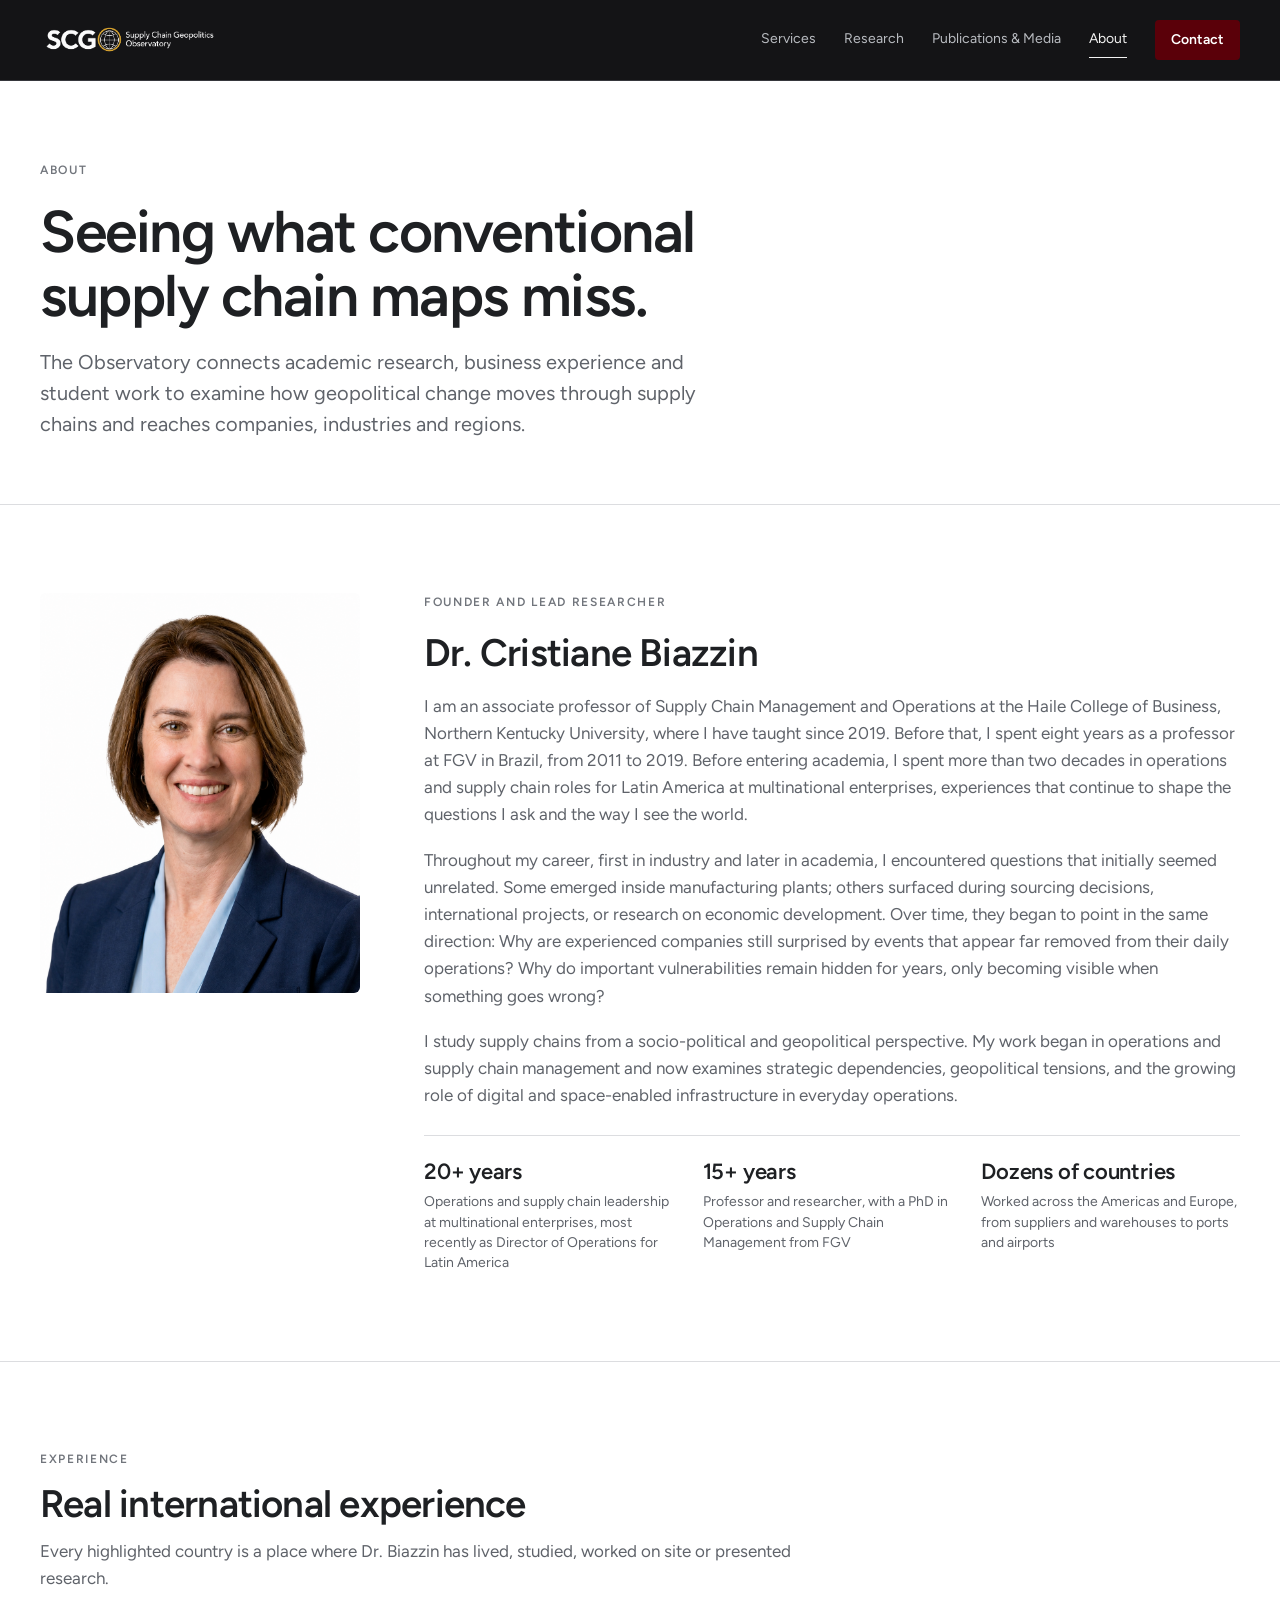
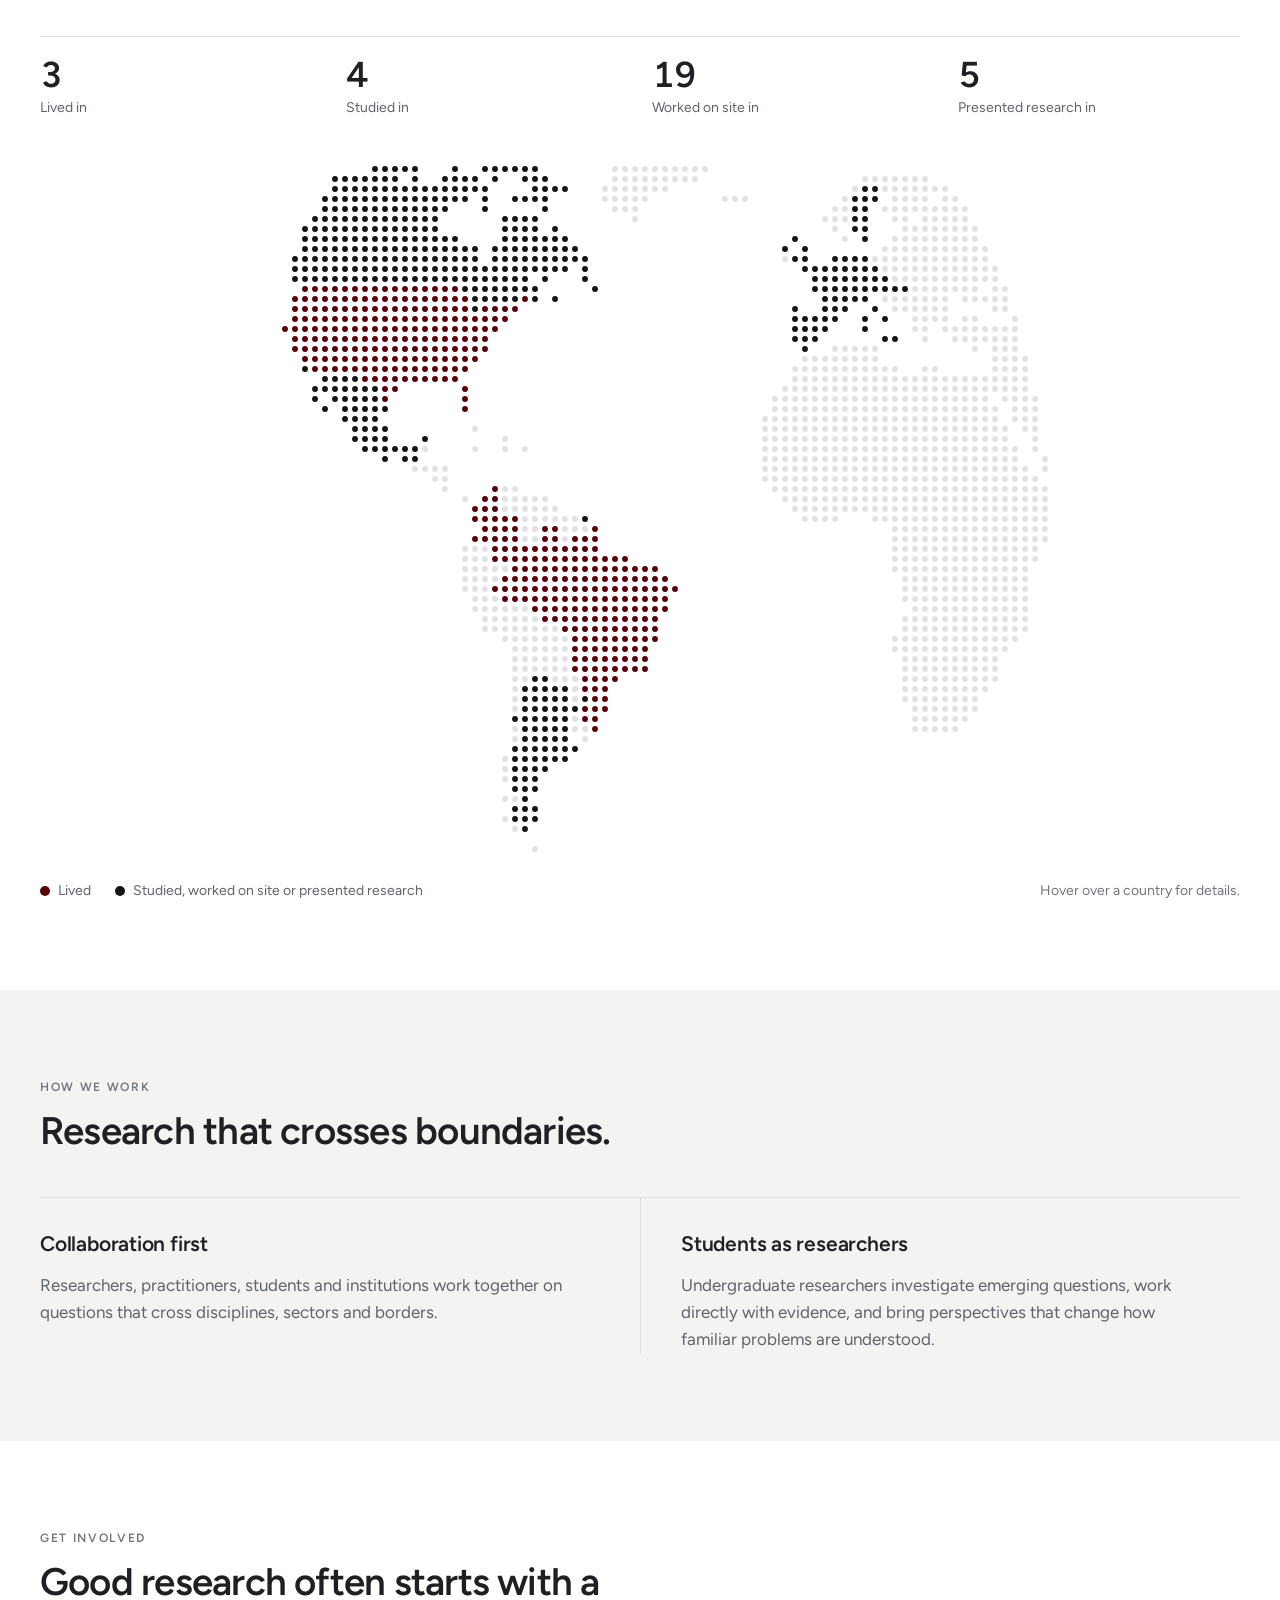
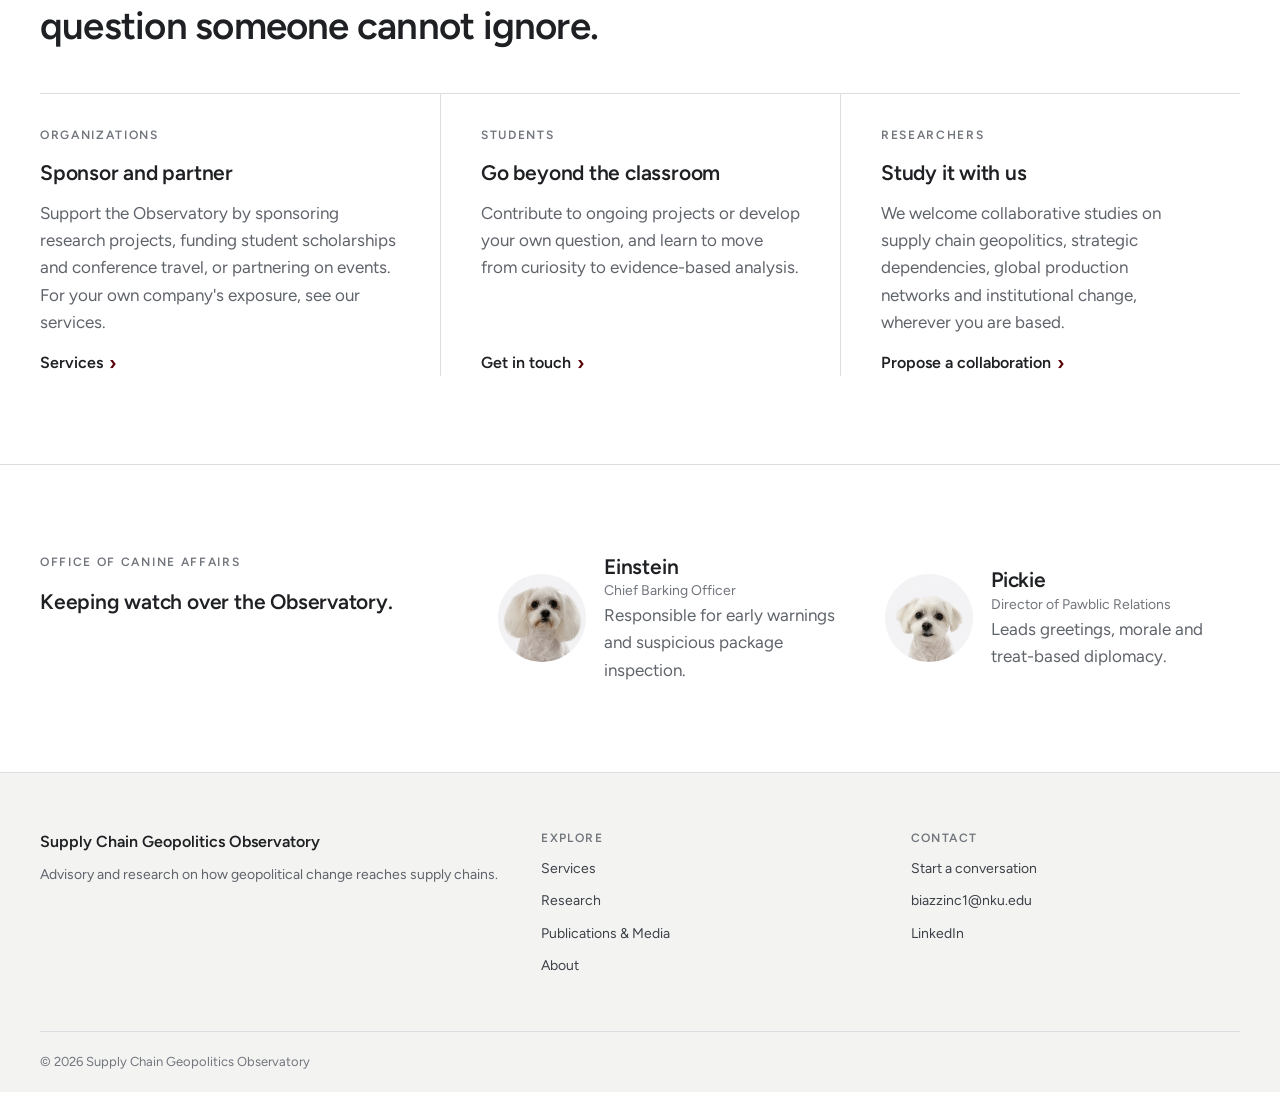
<file: who-we-are.html>
<!doctype html>
<html lang="en">
<head>
  <meta charset="utf-8">
  <meta name="viewport" content="width=device-width, initial-scale=1, viewport-fit=cover">
  <meta name="description" content="Who leads the Supply Chain Geopolitics Observatory, how it works, and how students, researchers and organizations can take part.">
  <title>About | Supply Chain Geopolitics Observatory</title>
  <link rel="icon" href="favicon.svg">
  <link rel="preconnect" href="https://fonts.googleapis.com">
  <link rel="preconnect" href="https://fonts.gstatic.com" crossorigin>
  <link rel="stylesheet" href="https://fonts.googleapis.com/css2?family=Figtree:wght@400;500;600;700&amp;display=swap">
  <link rel="stylesheet" href="site.css">
</head>
<body>
  <a class="sg-skip" href="#main">Skip to content</a>
  <header class="sg-header">
    <div class="sg-wrap sg-header-inner">
      <a class="sg-logo" href="index.html" aria-label="Supply Chain Geopolitics Observatory home">
        <img src="logo.png" alt="SCG Supply Chain Geopolitics Observatory">
      </a>
      <nav class="sg-nav" aria-label="Primary navigation">
        <a href="work-with-us.html">Services</a>
        <a href="projects.html">Research</a>
        <a href="publications.html">Publications &amp; Media</a>
        <a href="who-we-are.html" aria-current="page">About</a>
        <a class="sg-nav-cta" href="contact.html">Contact</a>
      </nav>
    </div>
  </header>

  <main id="main">
    <section class="sg-page-hero">
      <div class="sg-wrap">
        <p class="sg-kicker">About</p>
        <h1 class="sg-h1">Seeing what conventional supply chain maps miss.</h1>
        <p class="sg-lede">The Observatory connects academic research, business experience and student work to examine how geopolitical change moves through supply chains and reaches companies, industries and regions.</p>
      </div>
    </section>

    <section class="sg-section" id="founder">
      <div class="sg-wrap sg-founder">
        <img src="cristiane-biazzin.png" alt="Dr. Cristiane Biazzin">
        <div class="sg-founder-copy">
          <p class="sg-kicker">Founder and lead researcher</p>
          <h2 class="sg-h2">Dr. Cristiane Biazzin</h2>
          <p class="sg-p">I am an associate professor of Supply Chain Management and Operations at the Haile College of Business, Northern Kentucky University, where I have taught since 2019. Before that, I spent eight years as a professor at FGV in Brazil, from 2011 to 2019. Before entering academia, I spent more than two decades in operations and supply chain roles for Latin America at multinational enterprises, experiences that continue to shape the questions I ask and the way I see the world.</p>
          <p class="sg-p">Throughout my career, first in industry and later in academia, I encountered questions that initially seemed unrelated. Some emerged inside manufacturing plants; others surfaced during sourcing decisions, international projects, or research on economic development. Over time, they began to point in the same direction: Why are experienced companies still surprised by events that appear far removed from their daily operations? Why do important vulnerabilities remain hidden for years, only becoming visible when something goes wrong?</p>
          <p class="sg-p">I study supply chains from a socio-political and geopolitical perspective. My work began in operations and supply chain management and now examines strategic dependencies, geopolitical tensions, and the growing role of digital and space-enabled infrastructure in everyday operations.</p>
          <ul class="sg-facts">
            <li><strong>20+ years</strong>Operations and supply chain leadership at multinational enterprises, most recently as Director of Operations for Latin America</li>
            <li><strong>15+ years</strong>Professor and researcher, with a PhD in Operations and Supply Chain Management from FGV</li>
            <li><strong>Dozens of countries</strong>Worked across the Americas and Europe, from suppliers and warehouses to ports and airports</li>
          </ul>
        </div>
      </div>
    </section>

    <section class="sg-section sg-section--rule" id="map">
      <div class="sg-wrap sg-stack">
        <div class="sg-head">
          <div>
            <p class="sg-kicker">Experience</p>
            <h2 class="sg-h2">Real international experience</h2>
            <p class="sg-p">Every highlighted country is a place where Dr. Biazzin has lived, studied, worked on site or presented research.</p>
          </div>
        </div>
        <ul class="sg-map-stats">
          <li><strong>3</strong>Lived in</li>
          <li><strong>4</strong>Studied in</li>
          <li><strong>19</strong>Worked on site in</li>
          <li><strong>5</strong>Presented research in</li>
        </ul>
        <figure class="sg-map-wrap">
          <svg class="sg-map" viewBox="0 0 960 560" role="img" aria-labelledby="map-title map-desc" xmlns="http://www.w3.org/2000/svg">
<title id="map-title">Where Dr. Biazzin has lived, studied, worked and presented research</title>
<desc id="map-desc">Lived in Brazil, Colombia and the United States. Studied in Brazil, the United States, Germany and Hungary. Worked on site in Argentina, Austria, Belgium, Brazil, Canada, Colombia, Czech Republic, France, Germany, Hungary, Italy, Mexico, the Netherlands, Portugal, Spain, Sweden, Switzerland, the United Kingdom and the United States. Presented research in Brazil, Germany, Mexico, Portugal and the United States.</desc>
<g fill="var(--map-land)"><circle cx="460.0" cy="4.0" r="2.35"/><circle cx="468.0" cy="4.0" r="2.35"/><circle cx="476.0" cy="4.0" r="2.35"/><circle cx="484.0" cy="4.0" r="2.35"/><circle cx="492.0" cy="4.0" r="2.35"/><circle cx="500.0" cy="4.0" r="2.35"/><circle cx="508.0" cy="4.0" r="2.35"/><circle cx="516.0" cy="4.0" r="2.35"/><circle cx="524.0" cy="4.0" r="2.35"/><circle cx="532.0" cy="4.0" r="2.35"/><circle cx="460.0" cy="12.0" r="2.35"/><circle cx="468.0" cy="12.0" r="2.35"/><circle cx="476.0" cy="12.0" r="2.35"/><circle cx="484.0" cy="12.0" r="2.35"/><circle cx="492.0" cy="12.0" r="2.35"/><circle cx="500.0" cy="12.0" r="2.35"/><circle cx="508.0" cy="12.0" r="2.35"/><circle cx="516.0" cy="12.0" r="2.35"/><circle cx="524.0" cy="12.0" r="2.35"/><circle cx="660.0" cy="12.0" r="2.35"/><circle cx="668.0" cy="12.0" r="2.35"/><circle cx="676.0" cy="12.0" r="2.35"/><circle cx="684.0" cy="12.0" r="2.35"/><circle cx="692.0" cy="12.0" r="2.35"/><circle cx="700.0" cy="12.0" r="2.35"/><circle cx="708.0" cy="12.0" r="2.35"/><circle cx="452.0" cy="20.0" r="2.35"/><circle cx="460.0" cy="20.0" r="2.35"/><circle cx="468.0" cy="20.0" r="2.35"/><circle cx="476.0" cy="20.0" r="2.35"/><circle cx="484.0" cy="20.0" r="2.35"/><circle cx="492.0" cy="20.0" r="2.35"/><circle cx="500.0" cy="20.0" r="2.35"/><circle cx="652.0" cy="20.0" r="2.35"/><circle cx="676.0" cy="20.0" r="2.35"/><circle cx="684.0" cy="20.0" r="2.35"/><circle cx="692.0" cy="20.0" r="2.35"/><circle cx="700.0" cy="20.0" r="2.35"/><circle cx="708.0" cy="20.0" r="2.35"/><circle cx="716.0" cy="20.0" r="2.35"/><circle cx="724.0" cy="20.0" r="2.35"/><circle cx="452.0" cy="28.0" r="2.35"/><circle cx="460.0" cy="28.0" r="2.35"/><circle cx="468.0" cy="28.0" r="2.35"/><circle cx="476.0" cy="28.0" r="2.35"/><circle cx="484.0" cy="28.0" r="2.35"/><circle cx="548.0" cy="28.0" r="2.35"/><circle cx="556.0" cy="28.0" r="2.35"/><circle cx="564.0" cy="28.0" r="2.35"/><circle cx="644.0" cy="28.0" r="2.35"/><circle cx="684.0" cy="28.0" r="2.35"/><circle cx="692.0" cy="28.0" r="2.35"/><circle cx="700.0" cy="28.0" r="2.35"/><circle cx="708.0" cy="28.0" r="2.35"/><circle cx="724.0" cy="28.0" r="2.35"/><circle cx="732.0" cy="28.0" r="2.35"/><circle cx="460.0" cy="36.0" r="2.35"/><circle cx="468.0" cy="36.0" r="2.35"/><circle cx="476.0" cy="36.0" r="2.35"/><circle cx="636.0" cy="36.0" r="2.35"/><circle cx="644.0" cy="36.0" r="2.35"/><circle cx="676.0" cy="36.0" r="2.35"/><circle cx="684.0" cy="36.0" r="2.35"/><circle cx="692.0" cy="36.0" r="2.35"/><circle cx="700.0" cy="36.0" r="2.35"/><circle cx="708.0" cy="36.0" r="2.35"/><circle cx="716.0" cy="36.0" r="2.35"/><circle cx="724.0" cy="36.0" r="2.35"/><circle cx="732.0" cy="36.0" r="2.35"/><circle cx="740.0" cy="36.0" r="2.35"/><circle cx="476.0" cy="44.0" r="2.35"/><circle cx="628.0" cy="44.0" r="2.35"/><circle cx="636.0" cy="44.0" r="2.35"/><circle cx="644.0" cy="44.0" r="2.35"/><circle cx="684.0" cy="44.0" r="2.35"/><circle cx="692.0" cy="44.0" r="2.35"/><circle cx="708.0" cy="44.0" r="2.35"/><circle cx="716.0" cy="44.0" r="2.35"/><circle cx="724.0" cy="44.0" r="2.35"/><circle cx="732.0" cy="44.0" r="2.35"/><circle cx="740.0" cy="44.0" r="2.35"/><circle cx="636.0" cy="52.0" r="2.35"/><circle cx="692.0" cy="52.0" r="2.35"/><circle cx="700.0" cy="52.0" r="2.35"/><circle cx="708.0" cy="52.0" r="2.35"/><circle cx="716.0" cy="52.0" r="2.35"/><circle cx="724.0" cy="52.0" r="2.35"/><circle cx="732.0" cy="52.0" r="2.35"/><circle cx="740.0" cy="52.0" r="2.35"/><circle cx="748.0" cy="52.0" r="2.35"/><circle cx="644.0" cy="60.0" r="2.35"/><circle cx="684.0" cy="60.0" r="2.35"/><circle cx="692.0" cy="60.0" r="2.35"/><circle cx="700.0" cy="60.0" r="2.35"/><circle cx="708.0" cy="60.0" r="2.35"/><circle cx="716.0" cy="60.0" r="2.35"/><circle cx="724.0" cy="60.0" r="2.35"/><circle cx="732.0" cy="60.0" r="2.35"/><circle cx="740.0" cy="60.0" r="2.35"/><circle cx="748.0" cy="60.0" r="2.35"/><circle cx="676.0" cy="68.0" r="2.35"/><circle cx="684.0" cy="68.0" r="2.35"/><circle cx="692.0" cy="68.0" r="2.35"/><circle cx="700.0" cy="68.0" r="2.35"/><circle cx="708.0" cy="68.0" r="2.35"/><circle cx="716.0" cy="68.0" r="2.35"/><circle cx="724.0" cy="68.0" r="2.35"/><circle cx="732.0" cy="68.0" r="2.35"/><circle cx="740.0" cy="68.0" r="2.35"/><circle cx="748.0" cy="68.0" r="2.35"/><circle cx="756.0" cy="68.0" r="2.35"/><circle cx="596.0" cy="76.0" r="2.35"/><circle cx="668.0" cy="76.0" r="2.35"/><circle cx="676.0" cy="76.0" r="2.35"/><circle cx="684.0" cy="76.0" r="2.35"/><circle cx="692.0" cy="76.0" r="2.35"/><circle cx="700.0" cy="76.0" r="2.35"/><circle cx="708.0" cy="76.0" r="2.35"/><circle cx="716.0" cy="76.0" r="2.35"/><circle cx="724.0" cy="76.0" r="2.35"/><circle cx="732.0" cy="76.0" r="2.35"/><circle cx="740.0" cy="76.0" r="2.35"/><circle cx="748.0" cy="76.0" r="2.35"/><circle cx="756.0" cy="76.0" r="2.35"/><circle cx="676.0" cy="84.0" r="2.35"/><circle cx="684.0" cy="84.0" r="2.35"/><circle cx="692.0" cy="84.0" r="2.35"/><circle cx="700.0" cy="84.0" r="2.35"/><circle cx="708.0" cy="84.0" r="2.35"/><circle cx="716.0" cy="84.0" r="2.35"/><circle cx="724.0" cy="84.0" r="2.35"/><circle cx="732.0" cy="84.0" r="2.35"/><circle cx="740.0" cy="84.0" r="2.35"/><circle cx="748.0" cy="84.0" r="2.35"/><circle cx="756.0" cy="84.0" r="2.35"/><circle cx="764.0" cy="84.0" r="2.35"/><circle cx="684.0" cy="92.0" r="2.35"/><circle cx="692.0" cy="92.0" r="2.35"/><circle cx="700.0" cy="92.0" r="2.35"/><circle cx="708.0" cy="92.0" r="2.35"/><circle cx="716.0" cy="92.0" r="2.35"/><circle cx="724.0" cy="92.0" r="2.35"/><circle cx="732.0" cy="92.0" r="2.35"/><circle cx="740.0" cy="92.0" r="2.35"/><circle cx="748.0" cy="92.0" r="2.35"/><circle cx="756.0" cy="92.0" r="2.35"/><circle cx="764.0" cy="92.0" r="2.35"/><circle cx="700.0" cy="100.0" r="2.35"/><circle cx="708.0" cy="100.0" r="2.35"/><circle cx="716.0" cy="100.0" r="2.35"/><circle cx="724.0" cy="100.0" r="2.35"/><circle cx="732.0" cy="100.0" r="2.35"/><circle cx="740.0" cy="100.0" r="2.35"/><circle cx="748.0" cy="100.0" r="2.35"/><circle cx="764.0" cy="100.0" r="2.35"/><circle cx="772.0" cy="100.0" r="2.35"/><circle cx="676.0" cy="108.0" r="2.35"/><circle cx="684.0" cy="108.0" r="2.35"/><circle cx="692.0" cy="108.0" r="2.35"/><circle cx="700.0" cy="108.0" r="2.35"/><circle cx="708.0" cy="108.0" r="2.35"/><circle cx="716.0" cy="108.0" r="2.35"/><circle cx="724.0" cy="108.0" r="2.35"/><circle cx="740.0" cy="108.0" r="2.35"/><circle cx="748.0" cy="108.0" r="2.35"/><circle cx="756.0" cy="108.0" r="2.35"/><circle cx="764.0" cy="108.0" r="2.35"/><circle cx="772.0" cy="108.0" r="2.35"/><circle cx="684.0" cy="116.0" r="2.35"/><circle cx="692.0" cy="116.0" r="2.35"/><circle cx="700.0" cy="116.0" r="2.35"/><circle cx="708.0" cy="116.0" r="2.35"/><circle cx="716.0" cy="116.0" r="2.35"/><circle cx="724.0" cy="116.0" r="2.35"/><circle cx="764.0" cy="116.0" r="2.35"/><circle cx="772.0" cy="116.0" r="2.35"/><circle cx="700.0" cy="124.0" r="2.35"/><circle cx="708.0" cy="124.0" r="2.35"/><circle cx="716.0" cy="124.0" r="2.35"/><circle cx="724.0" cy="124.0" r="2.35"/><circle cx="740.0" cy="124.0" r="2.35"/><circle cx="748.0" cy="124.0" r="2.35"/><circle cx="780.0" cy="124.0" r="2.35"/><circle cx="700.0" cy="132.0" r="2.35"/><circle cx="708.0" cy="132.0" r="2.35"/><circle cx="724.0" cy="132.0" r="2.35"/><circle cx="732.0" cy="132.0" r="2.35"/><circle cx="740.0" cy="132.0" r="2.35"/><circle cx="748.0" cy="132.0" r="2.35"/><circle cx="756.0" cy="132.0" r="2.35"/><circle cx="764.0" cy="132.0" r="2.35"/><circle cx="772.0" cy="132.0" r="2.35"/><circle cx="780.0" cy="132.0" r="2.35"/><circle cx="708.0" cy="140.0" r="2.35"/><circle cx="732.0" cy="140.0" r="2.35"/><circle cx="740.0" cy="140.0" r="2.35"/><circle cx="748.0" cy="140.0" r="2.35"/><circle cx="756.0" cy="140.0" r="2.35"/><circle cx="764.0" cy="140.0" r="2.35"/><circle cx="772.0" cy="140.0" r="2.35"/><circle cx="780.0" cy="140.0" r="2.35"/><circle cx="636.0" cy="148.0" r="2.35"/><circle cx="644.0" cy="148.0" r="2.35"/><circle cx="652.0" cy="148.0" r="2.35"/><circle cx="660.0" cy="148.0" r="2.35"/><circle cx="668.0" cy="148.0" r="2.35"/><circle cx="748.0" cy="148.0" r="2.35"/><circle cx="764.0" cy="148.0" r="2.35"/><circle cx="772.0" cy="148.0" r="2.35"/><circle cx="780.0" cy="148.0" r="2.35"/><circle cx="612.0" cy="156.0" r="2.35"/><circle cx="620.0" cy="156.0" r="2.35"/><circle cx="628.0" cy="156.0" r="2.35"/><circle cx="636.0" cy="156.0" r="2.35"/><circle cx="644.0" cy="156.0" r="2.35"/><circle cx="652.0" cy="156.0" r="2.35"/><circle cx="660.0" cy="156.0" r="2.35"/><circle cx="668.0" cy="156.0" r="2.35"/><circle cx="764.0" cy="156.0" r="2.35"/><circle cx="772.0" cy="156.0" r="2.35"/><circle cx="780.0" cy="156.0" r="2.35"/><circle cx="788.0" cy="156.0" r="2.35"/><circle cx="604.0" cy="164.0" r="2.35"/><circle cx="612.0" cy="164.0" r="2.35"/><circle cx="620.0" cy="164.0" r="2.35"/><circle cx="628.0" cy="164.0" r="2.35"/><circle cx="636.0" cy="164.0" r="2.35"/><circle cx="644.0" cy="164.0" r="2.35"/><circle cx="652.0" cy="164.0" r="2.35"/><circle cx="660.0" cy="164.0" r="2.35"/><circle cx="668.0" cy="164.0" r="2.35"/><circle cx="676.0" cy="164.0" r="2.35"/><circle cx="684.0" cy="164.0" r="2.35"/><circle cx="708.0" cy="164.0" r="2.35"/><circle cx="716.0" cy="164.0" r="2.35"/><circle cx="764.0" cy="164.0" r="2.35"/><circle cx="772.0" cy="164.0" r="2.35"/><circle cx="780.0" cy="164.0" r="2.35"/><circle cx="788.0" cy="164.0" r="2.35"/><circle cx="604.0" cy="172.0" r="2.35"/><circle cx="612.0" cy="172.0" r="2.35"/><circle cx="620.0" cy="172.0" r="2.35"/><circle cx="628.0" cy="172.0" r="2.35"/><circle cx="636.0" cy="172.0" r="2.35"/><circle cx="644.0" cy="172.0" r="2.35"/><circle cx="652.0" cy="172.0" r="2.35"/><circle cx="660.0" cy="172.0" r="2.35"/><circle cx="668.0" cy="172.0" r="2.35"/><circle cx="676.0" cy="172.0" r="2.35"/><circle cx="684.0" cy="172.0" r="2.35"/><circle cx="692.0" cy="172.0" r="2.35"/><circle cx="700.0" cy="172.0" r="2.35"/><circle cx="708.0" cy="172.0" r="2.35"/><circle cx="716.0" cy="172.0" r="2.35"/><circle cx="724.0" cy="172.0" r="2.35"/><circle cx="732.0" cy="172.0" r="2.35"/><circle cx="740.0" cy="172.0" r="2.35"/><circle cx="748.0" cy="172.0" r="2.35"/><circle cx="756.0" cy="172.0" r="2.35"/><circle cx="764.0" cy="172.0" r="2.35"/><circle cx="772.0" cy="172.0" r="2.35"/><circle cx="780.0" cy="172.0" r="2.35"/><circle cx="788.0" cy="172.0" r="2.35"/><circle cx="596.0" cy="180.0" r="2.35"/><circle cx="604.0" cy="180.0" r="2.35"/><circle cx="612.0" cy="180.0" r="2.35"/><circle cx="620.0" cy="180.0" r="2.35"/><circle cx="628.0" cy="180.0" r="2.35"/><circle cx="636.0" cy="180.0" r="2.35"/><circle cx="644.0" cy="180.0" r="2.35"/><circle cx="652.0" cy="180.0" r="2.35"/><circle cx="660.0" cy="180.0" r="2.35"/><circle cx="668.0" cy="180.0" r="2.35"/><circle cx="676.0" cy="180.0" r="2.35"/><circle cx="684.0" cy="180.0" r="2.35"/><circle cx="692.0" cy="180.0" r="2.35"/><circle cx="700.0" cy="180.0" r="2.35"/><circle cx="708.0" cy="180.0" r="2.35"/><circle cx="716.0" cy="180.0" r="2.35"/><circle cx="724.0" cy="180.0" r="2.35"/><circle cx="732.0" cy="180.0" r="2.35"/><circle cx="740.0" cy="180.0" r="2.35"/><circle cx="748.0" cy="180.0" r="2.35"/><circle cx="756.0" cy="180.0" r="2.35"/><circle cx="764.0" cy="180.0" r="2.35"/><circle cx="772.0" cy="180.0" r="2.35"/><circle cx="780.0" cy="180.0" r="2.35"/><circle cx="788.0" cy="180.0" r="2.35"/><circle cx="588.0" cy="188.0" r="2.35"/><circle cx="596.0" cy="188.0" r="2.35"/><circle cx="604.0" cy="188.0" r="2.35"/><circle cx="612.0" cy="188.0" r="2.35"/><circle cx="620.0" cy="188.0" r="2.35"/><circle cx="628.0" cy="188.0" r="2.35"/><circle cx="636.0" cy="188.0" r="2.35"/><circle cx="644.0" cy="188.0" r="2.35"/><circle cx="652.0" cy="188.0" r="2.35"/><circle cx="660.0" cy="188.0" r="2.35"/><circle cx="668.0" cy="188.0" r="2.35"/><circle cx="676.0" cy="188.0" r="2.35"/><circle cx="684.0" cy="188.0" r="2.35"/><circle cx="692.0" cy="188.0" r="2.35"/><circle cx="700.0" cy="188.0" r="2.35"/><circle cx="708.0" cy="188.0" r="2.35"/><circle cx="716.0" cy="188.0" r="2.35"/><circle cx="724.0" cy="188.0" r="2.35"/><circle cx="732.0" cy="188.0" r="2.35"/><circle cx="740.0" cy="188.0" r="2.35"/><circle cx="748.0" cy="188.0" r="2.35"/><circle cx="756.0" cy="188.0" r="2.35"/><circle cx="772.0" cy="188.0" r="2.35"/><circle cx="780.0" cy="188.0" r="2.35"/><circle cx="788.0" cy="188.0" r="2.35"/><circle cx="796.0" cy="188.0" r="2.35"/><circle cx="588.0" cy="196.0" r="2.35"/><circle cx="596.0" cy="196.0" r="2.35"/><circle cx="604.0" cy="196.0" r="2.35"/><circle cx="612.0" cy="196.0" r="2.35"/><circle cx="620.0" cy="196.0" r="2.35"/><circle cx="628.0" cy="196.0" r="2.35"/><circle cx="636.0" cy="196.0" r="2.35"/><circle cx="644.0" cy="196.0" r="2.35"/><circle cx="652.0" cy="196.0" r="2.35"/><circle cx="660.0" cy="196.0" r="2.35"/><circle cx="668.0" cy="196.0" r="2.35"/><circle cx="676.0" cy="196.0" r="2.35"/><circle cx="684.0" cy="196.0" r="2.35"/><circle cx="692.0" cy="196.0" r="2.35"/><circle cx="700.0" cy="196.0" r="2.35"/><circle cx="708.0" cy="196.0" r="2.35"/><circle cx="716.0" cy="196.0" r="2.35"/><circle cx="724.0" cy="196.0" r="2.35"/><circle cx="732.0" cy="196.0" r="2.35"/><circle cx="740.0" cy="196.0" r="2.35"/><circle cx="748.0" cy="196.0" r="2.35"/><circle cx="756.0" cy="196.0" r="2.35"/><circle cx="764.0" cy="196.0" r="2.35"/><circle cx="780.0" cy="196.0" r="2.35"/><circle cx="788.0" cy="196.0" r="2.35"/><circle cx="796.0" cy="196.0" r="2.35"/><circle cx="580.0" cy="204.0" r="2.35"/><circle cx="588.0" cy="204.0" r="2.35"/><circle cx="596.0" cy="204.0" r="2.35"/><circle cx="604.0" cy="204.0" r="2.35"/><circle cx="612.0" cy="204.0" r="2.35"/><circle cx="620.0" cy="204.0" r="2.35"/><circle cx="628.0" cy="204.0" r="2.35"/><circle cx="636.0" cy="204.0" r="2.35"/><circle cx="644.0" cy="204.0" r="2.35"/><circle cx="652.0" cy="204.0" r="2.35"/><circle cx="660.0" cy="204.0" r="2.35"/><circle cx="668.0" cy="204.0" r="2.35"/><circle cx="676.0" cy="204.0" r="2.35"/><circle cx="684.0" cy="204.0" r="2.35"/><circle cx="692.0" cy="204.0" r="2.35"/><circle cx="700.0" cy="204.0" r="2.35"/><circle cx="708.0" cy="204.0" r="2.35"/><circle cx="716.0" cy="204.0" r="2.35"/><circle cx="724.0" cy="204.0" r="2.35"/><circle cx="732.0" cy="204.0" r="2.35"/><circle cx="740.0" cy="204.0" r="2.35"/><circle cx="748.0" cy="204.0" r="2.35"/><circle cx="756.0" cy="204.0" r="2.35"/><circle cx="764.0" cy="204.0" r="2.35"/><circle cx="780.0" cy="204.0" r="2.35"/><circle cx="788.0" cy="204.0" r="2.35"/><circle cx="796.0" cy="204.0" r="2.35"/><circle cx="348.0" cy="212.0" r="2.35"/><circle cx="580.0" cy="212.0" r="2.35"/><circle cx="588.0" cy="212.0" r="2.35"/><circle cx="596.0" cy="212.0" r="2.35"/><circle cx="604.0" cy="212.0" r="2.35"/><circle cx="612.0" cy="212.0" r="2.35"/><circle cx="620.0" cy="212.0" r="2.35"/><circle cx="628.0" cy="212.0" r="2.35"/><circle cx="636.0" cy="212.0" r="2.35"/><circle cx="644.0" cy="212.0" r="2.35"/><circle cx="652.0" cy="212.0" r="2.35"/><circle cx="660.0" cy="212.0" r="2.35"/><circle cx="668.0" cy="212.0" r="2.35"/><circle cx="676.0" cy="212.0" r="2.35"/><circle cx="684.0" cy="212.0" r="2.35"/><circle cx="692.0" cy="212.0" r="2.35"/><circle cx="700.0" cy="212.0" r="2.35"/><circle cx="708.0" cy="212.0" r="2.35"/><circle cx="716.0" cy="212.0" r="2.35"/><circle cx="724.0" cy="212.0" r="2.35"/><circle cx="732.0" cy="212.0" r="2.35"/><circle cx="740.0" cy="212.0" r="2.35"/><circle cx="748.0" cy="212.0" r="2.35"/><circle cx="756.0" cy="212.0" r="2.35"/><circle cx="764.0" cy="212.0" r="2.35"/><circle cx="772.0" cy="212.0" r="2.35"/><circle cx="788.0" cy="212.0" r="2.35"/><circle cx="796.0" cy="212.0" r="2.35"/><circle cx="372.0" cy="220.0" r="2.35"/><circle cx="580.0" cy="220.0" r="2.35"/><circle cx="588.0" cy="220.0" r="2.35"/><circle cx="596.0" cy="220.0" r="2.35"/><circle cx="604.0" cy="220.0" r="2.35"/><circle cx="612.0" cy="220.0" r="2.35"/><circle cx="620.0" cy="220.0" r="2.35"/><circle cx="628.0" cy="220.0" r="2.35"/><circle cx="636.0" cy="220.0" r="2.35"/><circle cx="644.0" cy="220.0" r="2.35"/><circle cx="652.0" cy="220.0" r="2.35"/><circle cx="660.0" cy="220.0" r="2.35"/><circle cx="668.0" cy="220.0" r="2.35"/><circle cx="676.0" cy="220.0" r="2.35"/><circle cx="684.0" cy="220.0" r="2.35"/><circle cx="692.0" cy="220.0" r="2.35"/><circle cx="700.0" cy="220.0" r="2.35"/><circle cx="708.0" cy="220.0" r="2.35"/><circle cx="716.0" cy="220.0" r="2.35"/><circle cx="724.0" cy="220.0" r="2.35"/><circle cx="732.0" cy="220.0" r="2.35"/><circle cx="740.0" cy="220.0" r="2.35"/><circle cx="748.0" cy="220.0" r="2.35"/><circle cx="756.0" cy="220.0" r="2.35"/><circle cx="764.0" cy="220.0" r="2.35"/><circle cx="772.0" cy="220.0" r="2.35"/><circle cx="796.0" cy="220.0" r="2.35"/><circle cx="308.0" cy="228.0" r="2.35"/><circle cx="348.0" cy="228.0" r="2.35"/><circle cx="372.0" cy="228.0" r="2.35"/><circle cx="388.0" cy="228.0" r="2.35"/><circle cx="580.0" cy="228.0" r="2.35"/><circle cx="588.0" cy="228.0" r="2.35"/><circle cx="596.0" cy="228.0" r="2.35"/><circle cx="604.0" cy="228.0" r="2.35"/><circle cx="612.0" cy="228.0" r="2.35"/><circle cx="620.0" cy="228.0" r="2.35"/><circle cx="628.0" cy="228.0" r="2.35"/><circle cx="636.0" cy="228.0" r="2.35"/><circle cx="644.0" cy="228.0" r="2.35"/><circle cx="652.0" cy="228.0" r="2.35"/><circle cx="660.0" cy="228.0" r="2.35"/><circle cx="668.0" cy="228.0" r="2.35"/><circle cx="676.0" cy="228.0" r="2.35"/><circle cx="684.0" cy="228.0" r="2.35"/><circle cx="692.0" cy="228.0" r="2.35"/><circle cx="700.0" cy="228.0" r="2.35"/><circle cx="708.0" cy="228.0" r="2.35"/><circle cx="716.0" cy="228.0" r="2.35"/><circle cx="724.0" cy="228.0" r="2.35"/><circle cx="732.0" cy="228.0" r="2.35"/><circle cx="740.0" cy="228.0" r="2.35"/><circle cx="748.0" cy="228.0" r="2.35"/><circle cx="756.0" cy="228.0" r="2.35"/><circle cx="764.0" cy="228.0" r="2.35"/><circle cx="772.0" cy="228.0" r="2.35"/><circle cx="780.0" cy="228.0" r="2.35"/><circle cx="796.0" cy="228.0" r="2.35"/><circle cx="580.0" cy="236.0" r="2.35"/><circle cx="588.0" cy="236.0" r="2.35"/><circle cx="596.0" cy="236.0" r="2.35"/><circle cx="604.0" cy="236.0" r="2.35"/><circle cx="612.0" cy="236.0" r="2.35"/><circle cx="620.0" cy="236.0" r="2.35"/><circle cx="628.0" cy="236.0" r="2.35"/><circle cx="636.0" cy="236.0" r="2.35"/><circle cx="644.0" cy="236.0" r="2.35"/><circle cx="652.0" cy="236.0" r="2.35"/><circle cx="660.0" cy="236.0" r="2.35"/><circle cx="668.0" cy="236.0" r="2.35"/><circle cx="676.0" cy="236.0" r="2.35"/><circle cx="684.0" cy="236.0" r="2.35"/><circle cx="692.0" cy="236.0" r="2.35"/><circle cx="700.0" cy="236.0" r="2.35"/><circle cx="708.0" cy="236.0" r="2.35"/><circle cx="716.0" cy="236.0" r="2.35"/><circle cx="724.0" cy="236.0" r="2.35"/><circle cx="732.0" cy="236.0" r="2.35"/><circle cx="740.0" cy="236.0" r="2.35"/><circle cx="748.0" cy="236.0" r="2.35"/><circle cx="756.0" cy="236.0" r="2.35"/><circle cx="764.0" cy="236.0" r="2.35"/><circle cx="772.0" cy="236.0" r="2.35"/><circle cx="780.0" cy="236.0" r="2.35"/><circle cx="804.0" cy="236.0" r="2.35"/><circle cx="300.0" cy="244.0" r="2.35"/><circle cx="308.0" cy="244.0" r="2.35"/><circle cx="316.0" cy="244.0" r="2.35"/><circle cx="324.0" cy="244.0" r="2.35"/><circle cx="580.0" cy="244.0" r="2.35"/><circle cx="588.0" cy="244.0" r="2.35"/><circle cx="596.0" cy="244.0" r="2.35"/><circle cx="604.0" cy="244.0" r="2.35"/><circle cx="612.0" cy="244.0" r="2.35"/><circle cx="620.0" cy="244.0" r="2.35"/><circle cx="628.0" cy="244.0" r="2.35"/><circle cx="636.0" cy="244.0" r="2.35"/><circle cx="644.0" cy="244.0" r="2.35"/><circle cx="652.0" cy="244.0" r="2.35"/><circle cx="660.0" cy="244.0" r="2.35"/><circle cx="668.0" cy="244.0" r="2.35"/><circle cx="676.0" cy="244.0" r="2.35"/><circle cx="684.0" cy="244.0" r="2.35"/><circle cx="692.0" cy="244.0" r="2.35"/><circle cx="700.0" cy="244.0" r="2.35"/><circle cx="708.0" cy="244.0" r="2.35"/><circle cx="716.0" cy="244.0" r="2.35"/><circle cx="724.0" cy="244.0" r="2.35"/><circle cx="732.0" cy="244.0" r="2.35"/><circle cx="740.0" cy="244.0" r="2.35"/><circle cx="748.0" cy="244.0" r="2.35"/><circle cx="756.0" cy="244.0" r="2.35"/><circle cx="764.0" cy="244.0" r="2.35"/><circle cx="772.0" cy="244.0" r="2.35"/><circle cx="780.0" cy="244.0" r="2.35"/><circle cx="788.0" cy="244.0" r="2.35"/><circle cx="804.0" cy="244.0" r="2.35"/><circle cx="316.0" cy="252.0" r="2.35"/><circle cx="324.0" cy="252.0" r="2.35"/><circle cx="580.0" cy="252.0" r="2.35"/><circle cx="588.0" cy="252.0" r="2.35"/><circle cx="596.0" cy="252.0" r="2.35"/><circle cx="604.0" cy="252.0" r="2.35"/><circle cx="612.0" cy="252.0" r="2.35"/><circle cx="620.0" cy="252.0" r="2.35"/><circle cx="628.0" cy="252.0" r="2.35"/><circle cx="636.0" cy="252.0" r="2.35"/><circle cx="644.0" cy="252.0" r="2.35"/><circle cx="652.0" cy="252.0" r="2.35"/><circle cx="660.0" cy="252.0" r="2.35"/><circle cx="668.0" cy="252.0" r="2.35"/><circle cx="676.0" cy="252.0" r="2.35"/><circle cx="684.0" cy="252.0" r="2.35"/><circle cx="692.0" cy="252.0" r="2.35"/><circle cx="700.0" cy="252.0" r="2.35"/><circle cx="708.0" cy="252.0" r="2.35"/><circle cx="716.0" cy="252.0" r="2.35"/><circle cx="724.0" cy="252.0" r="2.35"/><circle cx="732.0" cy="252.0" r="2.35"/><circle cx="740.0" cy="252.0" r="2.35"/><circle cx="748.0" cy="252.0" r="2.35"/><circle cx="756.0" cy="252.0" r="2.35"/><circle cx="764.0" cy="252.0" r="2.35"/><circle cx="772.0" cy="252.0" r="2.35"/><circle cx="780.0" cy="252.0" r="2.35"/><circle cx="788.0" cy="252.0" r="2.35"/><circle cx="796.0" cy="252.0" r="2.35"/><circle cx="324.0" cy="260.0" r="2.35"/><circle cx="372.0" cy="260.0" r="2.35"/><circle cx="380.0" cy="260.0" r="2.35"/><circle cx="588.0" cy="260.0" r="2.35"/><circle cx="596.0" cy="260.0" r="2.35"/><circle cx="604.0" cy="260.0" r="2.35"/><circle cx="612.0" cy="260.0" r="2.35"/><circle cx="620.0" cy="260.0" r="2.35"/><circle cx="628.0" cy="260.0" r="2.35"/><circle cx="636.0" cy="260.0" r="2.35"/><circle cx="644.0" cy="260.0" r="2.35"/><circle cx="652.0" cy="260.0" r="2.35"/><circle cx="660.0" cy="260.0" r="2.35"/><circle cx="668.0" cy="260.0" r="2.35"/><circle cx="676.0" cy="260.0" r="2.35"/><circle cx="684.0" cy="260.0" r="2.35"/><circle cx="692.0" cy="260.0" r="2.35"/><circle cx="700.0" cy="260.0" r="2.35"/><circle cx="708.0" cy="260.0" r="2.35"/><circle cx="716.0" cy="260.0" r="2.35"/><circle cx="724.0" cy="260.0" r="2.35"/><circle cx="732.0" cy="260.0" r="2.35"/><circle cx="740.0" cy="260.0" r="2.35"/><circle cx="748.0" cy="260.0" r="2.35"/><circle cx="756.0" cy="260.0" r="2.35"/><circle cx="764.0" cy="260.0" r="2.35"/><circle cx="772.0" cy="260.0" r="2.35"/><circle cx="780.0" cy="260.0" r="2.35"/><circle cx="788.0" cy="260.0" r="2.35"/><circle cx="796.0" cy="260.0" r="2.35"/><circle cx="804.0" cy="260.0" r="2.35"/><circle cx="340.0" cy="268.0" r="2.35"/><circle cx="372.0" cy="268.0" r="2.35"/><circle cx="380.0" cy="268.0" r="2.35"/><circle cx="388.0" cy="268.0" r="2.35"/><circle cx="396.0" cy="268.0" r="2.35"/><circle cx="404.0" cy="268.0" r="2.35"/><circle cx="596.0" cy="268.0" r="2.35"/><circle cx="604.0" cy="268.0" r="2.35"/><circle cx="612.0" cy="268.0" r="2.35"/><circle cx="620.0" cy="268.0" r="2.35"/><circle cx="628.0" cy="268.0" r="2.35"/><circle cx="636.0" cy="268.0" r="2.35"/><circle cx="644.0" cy="268.0" r="2.35"/><circle cx="652.0" cy="268.0" r="2.35"/><circle cx="660.0" cy="268.0" r="2.35"/><circle cx="668.0" cy="268.0" r="2.35"/><circle cx="676.0" cy="268.0" r="2.35"/><circle cx="684.0" cy="268.0" r="2.35"/><circle cx="692.0" cy="268.0" r="2.35"/><circle cx="700.0" cy="268.0" r="2.35"/><circle cx="708.0" cy="268.0" r="2.35"/><circle cx="716.0" cy="268.0" r="2.35"/><circle cx="724.0" cy="268.0" r="2.35"/><circle cx="732.0" cy="268.0" r="2.35"/><circle cx="740.0" cy="268.0" r="2.35"/><circle cx="748.0" cy="268.0" r="2.35"/><circle cx="756.0" cy="268.0" r="2.35"/><circle cx="764.0" cy="268.0" r="2.35"/><circle cx="772.0" cy="268.0" r="2.35"/><circle cx="780.0" cy="268.0" r="2.35"/><circle cx="788.0" cy="268.0" r="2.35"/><circle cx="796.0" cy="268.0" r="2.35"/><circle cx="804.0" cy="268.0" r="2.35"/><circle cx="372.0" cy="276.0" r="2.35"/><circle cx="380.0" cy="276.0" r="2.35"/><circle cx="388.0" cy="276.0" r="2.35"/><circle cx="396.0" cy="276.0" r="2.35"/><circle cx="404.0" cy="276.0" r="2.35"/><circle cx="412.0" cy="276.0" r="2.35"/><circle cx="604.0" cy="276.0" r="2.35"/><circle cx="612.0" cy="276.0" r="2.35"/><circle cx="620.0" cy="276.0" r="2.35"/><circle cx="628.0" cy="276.0" r="2.35"/><circle cx="636.0" cy="276.0" r="2.35"/><circle cx="644.0" cy="276.0" r="2.35"/><circle cx="652.0" cy="276.0" r="2.35"/><circle cx="660.0" cy="276.0" r="2.35"/><circle cx="668.0" cy="276.0" r="2.35"/><circle cx="676.0" cy="276.0" r="2.35"/><circle cx="684.0" cy="276.0" r="2.35"/><circle cx="692.0" cy="276.0" r="2.35"/><circle cx="700.0" cy="276.0" r="2.35"/><circle cx="708.0" cy="276.0" r="2.35"/><circle cx="716.0" cy="276.0" r="2.35"/><circle cx="724.0" cy="276.0" r="2.35"/><circle cx="732.0" cy="276.0" r="2.35"/><circle cx="740.0" cy="276.0" r="2.35"/><circle cx="748.0" cy="276.0" r="2.35"/><circle cx="756.0" cy="276.0" r="2.35"/><circle cx="764.0" cy="276.0" r="2.35"/><circle cx="772.0" cy="276.0" r="2.35"/><circle cx="780.0" cy="276.0" r="2.35"/><circle cx="788.0" cy="276.0" r="2.35"/><circle cx="796.0" cy="276.0" r="2.35"/><circle cx="804.0" cy="276.0" r="2.35"/><circle cx="388.0" cy="284.0" r="2.35"/><circle cx="396.0" cy="284.0" r="2.35"/><circle cx="404.0" cy="284.0" r="2.35"/><circle cx="412.0" cy="284.0" r="2.35"/><circle cx="420.0" cy="284.0" r="2.35"/><circle cx="428.0" cy="284.0" r="2.35"/><circle cx="612.0" cy="284.0" r="2.35"/><circle cx="620.0" cy="284.0" r="2.35"/><circle cx="628.0" cy="284.0" r="2.35"/><circle cx="636.0" cy="284.0" r="2.35"/><circle cx="668.0" cy="284.0" r="2.35"/><circle cx="676.0" cy="284.0" r="2.35"/><circle cx="684.0" cy="284.0" r="2.35"/><circle cx="692.0" cy="284.0" r="2.35"/><circle cx="700.0" cy="284.0" r="2.35"/><circle cx="708.0" cy="284.0" r="2.35"/><circle cx="716.0" cy="284.0" r="2.35"/><circle cx="724.0" cy="284.0" r="2.35"/><circle cx="732.0" cy="284.0" r="2.35"/><circle cx="740.0" cy="284.0" r="2.35"/><circle cx="748.0" cy="284.0" r="2.35"/><circle cx="756.0" cy="284.0" r="2.35"/><circle cx="764.0" cy="284.0" r="2.35"/><circle cx="772.0" cy="284.0" r="2.35"/><circle cx="780.0" cy="284.0" r="2.35"/><circle cx="788.0" cy="284.0" r="2.35"/><circle cx="796.0" cy="284.0" r="2.35"/><circle cx="804.0" cy="284.0" r="2.35"/><circle cx="388.0" cy="292.0" r="2.35"/><circle cx="396.0" cy="292.0" r="2.35"/><circle cx="420.0" cy="292.0" r="2.35"/><circle cx="428.0" cy="292.0" r="2.35"/><circle cx="436.0" cy="292.0" r="2.35"/><circle cx="684.0" cy="292.0" r="2.35"/><circle cx="692.0" cy="292.0" r="2.35"/><circle cx="700.0" cy="292.0" r="2.35"/><circle cx="708.0" cy="292.0" r="2.35"/><circle cx="716.0" cy="292.0" r="2.35"/><circle cx="724.0" cy="292.0" r="2.35"/><circle cx="732.0" cy="292.0" r="2.35"/><circle cx="740.0" cy="292.0" r="2.35"/><circle cx="748.0" cy="292.0" r="2.35"/><circle cx="756.0" cy="292.0" r="2.35"/><circle cx="764.0" cy="292.0" r="2.35"/><circle cx="772.0" cy="292.0" r="2.35"/><circle cx="780.0" cy="292.0" r="2.35"/><circle cx="788.0" cy="292.0" r="2.35"/><circle cx="796.0" cy="292.0" r="2.35"/><circle cx="804.0" cy="292.0" r="2.35"/><circle cx="388.0" cy="300.0" r="2.35"/><circle cx="396.0" cy="300.0" r="2.35"/><circle cx="420.0" cy="300.0" r="2.35"/><circle cx="684.0" cy="300.0" r="2.35"/><circle cx="692.0" cy="300.0" r="2.35"/><circle cx="700.0" cy="300.0" r="2.35"/><circle cx="708.0" cy="300.0" r="2.35"/><circle cx="716.0" cy="300.0" r="2.35"/><circle cx="724.0" cy="300.0" r="2.35"/><circle cx="732.0" cy="300.0" r="2.35"/><circle cx="740.0" cy="300.0" r="2.35"/><circle cx="748.0" cy="300.0" r="2.35"/><circle cx="756.0" cy="300.0" r="2.35"/><circle cx="764.0" cy="300.0" r="2.35"/><circle cx="772.0" cy="300.0" r="2.35"/><circle cx="780.0" cy="300.0" r="2.35"/><circle cx="788.0" cy="300.0" r="2.35"/><circle cx="796.0" cy="300.0" r="2.35"/><circle cx="804.0" cy="300.0" r="2.35"/><circle cx="340.0" cy="308.0" r="2.35"/><circle cx="348.0" cy="308.0" r="2.35"/><circle cx="356.0" cy="308.0" r="2.35"/><circle cx="684.0" cy="308.0" r="2.35"/><circle cx="692.0" cy="308.0" r="2.35"/><circle cx="700.0" cy="308.0" r="2.35"/><circle cx="708.0" cy="308.0" r="2.35"/><circle cx="716.0" cy="308.0" r="2.35"/><circle cx="724.0" cy="308.0" r="2.35"/><circle cx="732.0" cy="308.0" r="2.35"/><circle cx="740.0" cy="308.0" r="2.35"/><circle cx="748.0" cy="308.0" r="2.35"/><circle cx="756.0" cy="308.0" r="2.35"/><circle cx="764.0" cy="308.0" r="2.35"/><circle cx="772.0" cy="308.0" r="2.35"/><circle cx="780.0" cy="308.0" r="2.35"/><circle cx="788.0" cy="308.0" r="2.35"/><circle cx="796.0" cy="308.0" r="2.35"/><circle cx="340.0" cy="316.0" r="2.35"/><circle cx="348.0" cy="316.0" r="2.35"/><circle cx="356.0" cy="316.0" r="2.35"/><circle cx="684.0" cy="316.0" r="2.35"/><circle cx="692.0" cy="316.0" r="2.35"/><circle cx="700.0" cy="316.0" r="2.35"/><circle cx="708.0" cy="316.0" r="2.35"/><circle cx="716.0" cy="316.0" r="2.35"/><circle cx="724.0" cy="316.0" r="2.35"/><circle cx="732.0" cy="316.0" r="2.35"/><circle cx="740.0" cy="316.0" r="2.35"/><circle cx="748.0" cy="316.0" r="2.35"/><circle cx="756.0" cy="316.0" r="2.35"/><circle cx="764.0" cy="316.0" r="2.35"/><circle cx="772.0" cy="316.0" r="2.35"/><circle cx="780.0" cy="316.0" r="2.35"/><circle cx="788.0" cy="316.0" r="2.35"/><circle cx="796.0" cy="316.0" r="2.35"/><circle cx="340.0" cy="324.0" r="2.35"/><circle cx="348.0" cy="324.0" r="2.35"/><circle cx="356.0" cy="324.0" r="2.35"/><circle cx="364.0" cy="324.0" r="2.35"/><circle cx="372.0" cy="324.0" r="2.35"/><circle cx="684.0" cy="324.0" r="2.35"/><circle cx="692.0" cy="324.0" r="2.35"/><circle cx="700.0" cy="324.0" r="2.35"/><circle cx="708.0" cy="324.0" r="2.35"/><circle cx="716.0" cy="324.0" r="2.35"/><circle cx="724.0" cy="324.0" r="2.35"/><circle cx="732.0" cy="324.0" r="2.35"/><circle cx="740.0" cy="324.0" r="2.35"/><circle cx="748.0" cy="324.0" r="2.35"/><circle cx="756.0" cy="324.0" r="2.35"/><circle cx="764.0" cy="324.0" r="2.35"/><circle cx="772.0" cy="324.0" r="2.35"/><circle cx="780.0" cy="324.0" r="2.35"/><circle cx="788.0" cy="324.0" r="2.35"/><circle cx="340.0" cy="332.0" r="2.35"/><circle cx="348.0" cy="332.0" r="2.35"/><circle cx="356.0" cy="332.0" r="2.35"/><circle cx="364.0" cy="332.0" r="2.35"/><circle cx="692.0" cy="332.0" r="2.35"/><circle cx="700.0" cy="332.0" r="2.35"/><circle cx="708.0" cy="332.0" r="2.35"/><circle cx="716.0" cy="332.0" r="2.35"/><circle cx="724.0" cy="332.0" r="2.35"/><circle cx="732.0" cy="332.0" r="2.35"/><circle cx="740.0" cy="332.0" r="2.35"/><circle cx="748.0" cy="332.0" r="2.35"/><circle cx="756.0" cy="332.0" r="2.35"/><circle cx="764.0" cy="332.0" r="2.35"/><circle cx="772.0" cy="332.0" r="2.35"/><circle cx="780.0" cy="332.0" r="2.35"/><circle cx="788.0" cy="332.0" r="2.35"/><circle cx="340.0" cy="340.0" r="2.35"/><circle cx="348.0" cy="340.0" r="2.35"/><circle cx="356.0" cy="340.0" r="2.35"/><circle cx="692.0" cy="340.0" r="2.35"/><circle cx="700.0" cy="340.0" r="2.35"/><circle cx="708.0" cy="340.0" r="2.35"/><circle cx="716.0" cy="340.0" r="2.35"/><circle cx="724.0" cy="340.0" r="2.35"/><circle cx="732.0" cy="340.0" r="2.35"/><circle cx="740.0" cy="340.0" r="2.35"/><circle cx="748.0" cy="340.0" r="2.35"/><circle cx="756.0" cy="340.0" r="2.35"/><circle cx="764.0" cy="340.0" r="2.35"/><circle cx="772.0" cy="340.0" r="2.35"/><circle cx="780.0" cy="340.0" r="2.35"/><circle cx="788.0" cy="340.0" r="2.35"/><circle cx="348.0" cy="348.0" r="2.35"/><circle cx="356.0" cy="348.0" r="2.35"/><circle cx="364.0" cy="348.0" r="2.35"/><circle cx="692.0" cy="348.0" r="2.35"/><circle cx="700.0" cy="348.0" r="2.35"/><circle cx="708.0" cy="348.0" r="2.35"/><circle cx="716.0" cy="348.0" r="2.35"/><circle cx="724.0" cy="348.0" r="2.35"/><circle cx="732.0" cy="348.0" r="2.35"/><circle cx="740.0" cy="348.0" r="2.35"/><circle cx="748.0" cy="348.0" r="2.35"/><circle cx="756.0" cy="348.0" r="2.35"/><circle cx="764.0" cy="348.0" r="2.35"/><circle cx="772.0" cy="348.0" r="2.35"/><circle cx="780.0" cy="348.0" r="2.35"/><circle cx="788.0" cy="348.0" r="2.35"/><circle cx="348.0" cy="356.0" r="2.35"/><circle cx="356.0" cy="356.0" r="2.35"/><circle cx="364.0" cy="356.0" r="2.35"/><circle cx="372.0" cy="356.0" r="2.35"/><circle cx="380.0" cy="356.0" r="2.35"/><circle cx="388.0" cy="356.0" r="2.35"/><circle cx="700.0" cy="356.0" r="2.35"/><circle cx="708.0" cy="356.0" r="2.35"/><circle cx="716.0" cy="356.0" r="2.35"/><circle cx="724.0" cy="356.0" r="2.35"/><circle cx="732.0" cy="356.0" r="2.35"/><circle cx="740.0" cy="356.0" r="2.35"/><circle cx="748.0" cy="356.0" r="2.35"/><circle cx="756.0" cy="356.0" r="2.35"/><circle cx="764.0" cy="356.0" r="2.35"/><circle cx="772.0" cy="356.0" r="2.35"/><circle cx="780.0" cy="356.0" r="2.35"/><circle cx="788.0" cy="356.0" r="2.35"/><circle cx="356.0" cy="364.0" r="2.35"/><circle cx="364.0" cy="364.0" r="2.35"/><circle cx="372.0" cy="364.0" r="2.35"/><circle cx="380.0" cy="364.0" r="2.35"/><circle cx="388.0" cy="364.0" r="2.35"/><circle cx="396.0" cy="364.0" r="2.35"/><circle cx="692.0" cy="364.0" r="2.35"/><circle cx="700.0" cy="364.0" r="2.35"/><circle cx="708.0" cy="364.0" r="2.35"/><circle cx="716.0" cy="364.0" r="2.35"/><circle cx="724.0" cy="364.0" r="2.35"/><circle cx="732.0" cy="364.0" r="2.35"/><circle cx="740.0" cy="364.0" r="2.35"/><circle cx="748.0" cy="364.0" r="2.35"/><circle cx="756.0" cy="364.0" r="2.35"/><circle cx="764.0" cy="364.0" r="2.35"/><circle cx="772.0" cy="364.0" r="2.35"/><circle cx="780.0" cy="364.0" r="2.35"/><circle cx="788.0" cy="364.0" r="2.35"/><circle cx="356.0" cy="372.0" r="2.35"/><circle cx="364.0" cy="372.0" r="2.35"/><circle cx="372.0" cy="372.0" r="2.35"/><circle cx="380.0" cy="372.0" r="2.35"/><circle cx="388.0" cy="372.0" r="2.35"/><circle cx="396.0" cy="372.0" r="2.35"/><circle cx="404.0" cy="372.0" r="2.35"/><circle cx="412.0" cy="372.0" r="2.35"/><circle cx="692.0" cy="372.0" r="2.35"/><circle cx="700.0" cy="372.0" r="2.35"/><circle cx="708.0" cy="372.0" r="2.35"/><circle cx="716.0" cy="372.0" r="2.35"/><circle cx="724.0" cy="372.0" r="2.35"/><circle cx="732.0" cy="372.0" r="2.35"/><circle cx="740.0" cy="372.0" r="2.35"/><circle cx="748.0" cy="372.0" r="2.35"/><circle cx="756.0" cy="372.0" r="2.35"/><circle cx="764.0" cy="372.0" r="2.35"/><circle cx="772.0" cy="372.0" r="2.35"/><circle cx="780.0" cy="372.0" r="2.35"/><circle cx="788.0" cy="372.0" r="2.35"/><circle cx="372.0" cy="380.0" r="2.35"/><circle cx="380.0" cy="380.0" r="2.35"/><circle cx="388.0" cy="380.0" r="2.35"/><circle cx="396.0" cy="380.0" r="2.35"/><circle cx="404.0" cy="380.0" r="2.35"/><circle cx="412.0" cy="380.0" r="2.35"/><circle cx="420.0" cy="380.0" r="2.35"/><circle cx="684.0" cy="380.0" r="2.35"/><circle cx="692.0" cy="380.0" r="2.35"/><circle cx="700.0" cy="380.0" r="2.35"/><circle cx="708.0" cy="380.0" r="2.35"/><circle cx="716.0" cy="380.0" r="2.35"/><circle cx="724.0" cy="380.0" r="2.35"/><circle cx="732.0" cy="380.0" r="2.35"/><circle cx="740.0" cy="380.0" r="2.35"/><circle cx="748.0" cy="380.0" r="2.35"/><circle cx="756.0" cy="380.0" r="2.35"/><circle cx="764.0" cy="380.0" r="2.35"/><circle cx="772.0" cy="380.0" r="2.35"/><circle cx="780.0" cy="380.0" r="2.35"/><circle cx="380.0" cy="388.0" r="2.35"/><circle cx="388.0" cy="388.0" r="2.35"/><circle cx="396.0" cy="388.0" r="2.35"/><circle cx="404.0" cy="388.0" r="2.35"/><circle cx="412.0" cy="388.0" r="2.35"/><circle cx="420.0" cy="388.0" r="2.35"/><circle cx="684.0" cy="388.0" r="2.35"/><circle cx="692.0" cy="388.0" r="2.35"/><circle cx="700.0" cy="388.0" r="2.35"/><circle cx="708.0" cy="388.0" r="2.35"/><circle cx="716.0" cy="388.0" r="2.35"/><circle cx="724.0" cy="388.0" r="2.35"/><circle cx="732.0" cy="388.0" r="2.35"/><circle cx="740.0" cy="388.0" r="2.35"/><circle cx="748.0" cy="388.0" r="2.35"/><circle cx="756.0" cy="388.0" r="2.35"/><circle cx="764.0" cy="388.0" r="2.35"/><circle cx="772.0" cy="388.0" r="2.35"/><circle cx="380.0" cy="396.0" r="2.35"/><circle cx="388.0" cy="396.0" r="2.35"/><circle cx="396.0" cy="396.0" r="2.35"/><circle cx="404.0" cy="396.0" r="2.35"/><circle cx="412.0" cy="396.0" r="2.35"/><circle cx="420.0" cy="396.0" r="2.35"/><circle cx="692.0" cy="396.0" r="2.35"/><circle cx="700.0" cy="396.0" r="2.35"/><circle cx="708.0" cy="396.0" r="2.35"/><circle cx="716.0" cy="396.0" r="2.35"/><circle cx="724.0" cy="396.0" r="2.35"/><circle cx="732.0" cy="396.0" r="2.35"/><circle cx="740.0" cy="396.0" r="2.35"/><circle cx="748.0" cy="396.0" r="2.35"/><circle cx="756.0" cy="396.0" r="2.35"/><circle cx="764.0" cy="396.0" r="2.35"/><circle cx="380.0" cy="404.0" r="2.35"/><circle cx="388.0" cy="404.0" r="2.35"/><circle cx="396.0" cy="404.0" r="2.35"/><circle cx="404.0" cy="404.0" r="2.35"/><circle cx="412.0" cy="404.0" r="2.35"/><circle cx="420.0" cy="404.0" r="2.35"/><circle cx="692.0" cy="404.0" r="2.35"/><circle cx="700.0" cy="404.0" r="2.35"/><circle cx="708.0" cy="404.0" r="2.35"/><circle cx="716.0" cy="404.0" r="2.35"/><circle cx="724.0" cy="404.0" r="2.35"/><circle cx="732.0" cy="404.0" r="2.35"/><circle cx="740.0" cy="404.0" r="2.35"/><circle cx="748.0" cy="404.0" r="2.35"/><circle cx="756.0" cy="404.0" r="2.35"/><circle cx="764.0" cy="404.0" r="2.35"/><circle cx="380.0" cy="412.0" r="2.35"/><circle cx="388.0" cy="412.0" r="2.35"/><circle cx="412.0" cy="412.0" r="2.35"/><circle cx="420.0" cy="412.0" r="2.35"/><circle cx="428.0" cy="412.0" r="2.35"/><circle cx="692.0" cy="412.0" r="2.35"/><circle cx="700.0" cy="412.0" r="2.35"/><circle cx="708.0" cy="412.0" r="2.35"/><circle cx="716.0" cy="412.0" r="2.35"/><circle cx="724.0" cy="412.0" r="2.35"/><circle cx="732.0" cy="412.0" r="2.35"/><circle cx="740.0" cy="412.0" r="2.35"/><circle cx="748.0" cy="412.0" r="2.35"/><circle cx="756.0" cy="412.0" r="2.35"/><circle cx="764.0" cy="412.0" r="2.35"/><circle cx="380.0" cy="420.0" r="2.35"/><circle cx="428.0" cy="420.0" r="2.35"/><circle cx="692.0" cy="420.0" r="2.35"/><circle cx="700.0" cy="420.0" r="2.35"/><circle cx="708.0" cy="420.0" r="2.35"/><circle cx="716.0" cy="420.0" r="2.35"/><circle cx="724.0" cy="420.0" r="2.35"/><circle cx="732.0" cy="420.0" r="2.35"/><circle cx="740.0" cy="420.0" r="2.35"/><circle cx="748.0" cy="420.0" r="2.35"/><circle cx="756.0" cy="420.0" r="2.35"/><circle cx="380.0" cy="428.0" r="2.35"/><circle cx="428.0" cy="428.0" r="2.35"/><circle cx="692.0" cy="428.0" r="2.35"/><circle cx="700.0" cy="428.0" r="2.35"/><circle cx="708.0" cy="428.0" r="2.35"/><circle cx="716.0" cy="428.0" r="2.35"/><circle cx="724.0" cy="428.0" r="2.35"/><circle cx="732.0" cy="428.0" r="2.35"/><circle cx="740.0" cy="428.0" r="2.35"/><circle cx="748.0" cy="428.0" r="2.35"/><circle cx="380.0" cy="436.0" r="2.35"/><circle cx="700.0" cy="436.0" r="2.35"/><circle cx="708.0" cy="436.0" r="2.35"/><circle cx="716.0" cy="436.0" r="2.35"/><circle cx="724.0" cy="436.0" r="2.35"/><circle cx="732.0" cy="436.0" r="2.35"/><circle cx="740.0" cy="436.0" r="2.35"/><circle cx="748.0" cy="436.0" r="2.35"/><circle cx="428.0" cy="444.0" r="2.35"/><circle cx="700.0" cy="444.0" r="2.35"/><circle cx="708.0" cy="444.0" r="2.35"/><circle cx="716.0" cy="444.0" r="2.35"/><circle cx="724.0" cy="444.0" r="2.35"/><circle cx="732.0" cy="444.0" r="2.35"/><circle cx="740.0" cy="444.0" r="2.35"/><circle cx="380.0" cy="452.0" r="2.35"/><circle cx="428.0" cy="452.0" r="2.35"/><circle cx="436.0" cy="452.0" r="2.35"/><circle cx="700.0" cy="452.0" r="2.35"/><circle cx="708.0" cy="452.0" r="2.35"/><circle cx="716.0" cy="452.0" r="2.35"/><circle cx="724.0" cy="452.0" r="2.35"/><circle cx="732.0" cy="452.0" r="2.35"/><circle cx="380.0" cy="460.0" r="2.35"/><circle cx="436.0" cy="460.0" r="2.35"/><circle cx="372.0" cy="476.0" r="2.35"/><circle cx="372.0" cy="484.0" r="2.35"/><circle cx="372.0" cy="492.0" r="2.35"/><circle cx="372.0" cy="508.0" r="2.35"/><circle cx="380.0" cy="508.0" r="2.35"/><circle cx="372.0" cy="524.0" r="2.35"/><circle cx="380.0" cy="532.0" r="2.35"/><circle cx="396.0" cy="548.0" r="2.35"/></g><g class="sg-map-c" fill="var(--map-been)"><title>Canada: worked on site</title><circle cx="268.0" cy="4.0" r="2.35"/><circle cx="276.0" cy="4.0" r="2.35"/><circle cx="284.0" cy="4.0" r="2.35"/><circle cx="292.0" cy="4.0" r="2.35"/><circle cx="300.0" cy="4.0" r="2.35"/><circle cx="332.0" cy="4.0" r="2.35"/><circle cx="356.0" cy="4.0" r="2.35"/><circle cx="364.0" cy="4.0" r="2.35"/><circle cx="372.0" cy="4.0" r="2.35"/><circle cx="380.0" cy="4.0" r="2.35"/><circle cx="388.0" cy="4.0" r="2.35"/><circle cx="396.0" cy="4.0" r="2.35"/><circle cx="236.0" cy="12.0" r="2.35"/><circle cx="244.0" cy="12.0" r="2.35"/><circle cx="252.0" cy="12.0" r="2.35"/><circle cx="260.0" cy="12.0" r="2.35"/><circle cx="268.0" cy="12.0" r="2.35"/><circle cx="276.0" cy="12.0" r="2.35"/><circle cx="284.0" cy="12.0" r="2.35"/><circle cx="300.0" cy="12.0" r="2.35"/><circle cx="324.0" cy="12.0" r="2.35"/><circle cx="332.0" cy="12.0" r="2.35"/><circle cx="340.0" cy="12.0" r="2.35"/><circle cx="348.0" cy="12.0" r="2.35"/><circle cx="364.0" cy="12.0" r="2.35"/><circle cx="388.0" cy="12.0" r="2.35"/><circle cx="396.0" cy="12.0" r="2.35"/><circle cx="404.0" cy="12.0" r="2.35"/><circle cx="236.0" cy="20.0" r="2.35"/><circle cx="244.0" cy="20.0" r="2.35"/><circle cx="252.0" cy="20.0" r="2.35"/><circle cx="260.0" cy="20.0" r="2.35"/><circle cx="268.0" cy="20.0" r="2.35"/><circle cx="276.0" cy="20.0" r="2.35"/><circle cx="284.0" cy="20.0" r="2.35"/><circle cx="292.0" cy="20.0" r="2.35"/><circle cx="300.0" cy="20.0" r="2.35"/><circle cx="308.0" cy="20.0" r="2.35"/><circle cx="316.0" cy="20.0" r="2.35"/><circle cx="324.0" cy="20.0" r="2.35"/><circle cx="332.0" cy="20.0" r="2.35"/><circle cx="340.0" cy="20.0" r="2.35"/><circle cx="348.0" cy="20.0" r="2.35"/><circle cx="356.0" cy="20.0" r="2.35"/><circle cx="396.0" cy="20.0" r="2.35"/><circle cx="404.0" cy="20.0" r="2.35"/><circle cx="412.0" cy="20.0" r="2.35"/><circle cx="420.0" cy="20.0" r="2.35"/><circle cx="228.0" cy="28.0" r="2.35"/><circle cx="236.0" cy="28.0" r="2.35"/><circle cx="244.0" cy="28.0" r="2.35"/><circle cx="252.0" cy="28.0" r="2.35"/><circle cx="260.0" cy="28.0" r="2.35"/><circle cx="268.0" cy="28.0" r="2.35"/><circle cx="276.0" cy="28.0" r="2.35"/><circle cx="284.0" cy="28.0" r="2.35"/><circle cx="292.0" cy="28.0" r="2.35"/><circle cx="300.0" cy="28.0" r="2.35"/><circle cx="308.0" cy="28.0" r="2.35"/><circle cx="316.0" cy="28.0" r="2.35"/><circle cx="324.0" cy="28.0" r="2.35"/><circle cx="332.0" cy="28.0" r="2.35"/><circle cx="340.0" cy="28.0" r="2.35"/><circle cx="356.0" cy="28.0" r="2.35"/><circle cx="380.0" cy="28.0" r="2.35"/><circle cx="388.0" cy="28.0" r="2.35"/><circle cx="396.0" cy="28.0" r="2.35"/><circle cx="404.0" cy="28.0" r="2.35"/><circle cx="228.0" cy="36.0" r="2.35"/><circle cx="236.0" cy="36.0" r="2.35"/><circle cx="244.0" cy="36.0" r="2.35"/><circle cx="252.0" cy="36.0" r="2.35"/><circle cx="260.0" cy="36.0" r="2.35"/><circle cx="268.0" cy="36.0" r="2.35"/><circle cx="276.0" cy="36.0" r="2.35"/><circle cx="284.0" cy="36.0" r="2.35"/><circle cx="292.0" cy="36.0" r="2.35"/><circle cx="300.0" cy="36.0" r="2.35"/><circle cx="308.0" cy="36.0" r="2.35"/><circle cx="316.0" cy="36.0" r="2.35"/><circle cx="324.0" cy="36.0" r="2.35"/><circle cx="356.0" cy="36.0" r="2.35"/><circle cx="404.0" cy="36.0" r="2.35"/><circle cx="220.0" cy="44.0" r="2.35"/><circle cx="228.0" cy="44.0" r="2.35"/><circle cx="236.0" cy="44.0" r="2.35"/><circle cx="244.0" cy="44.0" r="2.35"/><circle cx="252.0" cy="44.0" r="2.35"/><circle cx="260.0" cy="44.0" r="2.35"/><circle cx="268.0" cy="44.0" r="2.35"/><circle cx="276.0" cy="44.0" r="2.35"/><circle cx="284.0" cy="44.0" r="2.35"/><circle cx="292.0" cy="44.0" r="2.35"/><circle cx="300.0" cy="44.0" r="2.35"/><circle cx="308.0" cy="44.0" r="2.35"/><circle cx="316.0" cy="44.0" r="2.35"/><circle cx="372.0" cy="44.0" r="2.35"/><circle cx="380.0" cy="44.0" r="2.35"/><circle cx="388.0" cy="44.0" r="2.35"/><circle cx="396.0" cy="44.0" r="2.35"/><circle cx="212.0" cy="52.0" r="2.35"/><circle cx="220.0" cy="52.0" r="2.35"/><circle cx="228.0" cy="52.0" r="2.35"/><circle cx="236.0" cy="52.0" r="2.35"/><circle cx="244.0" cy="52.0" r="2.35"/><circle cx="252.0" cy="52.0" r="2.35"/><circle cx="260.0" cy="52.0" r="2.35"/><circle cx="268.0" cy="52.0" r="2.35"/><circle cx="276.0" cy="52.0" r="2.35"/><circle cx="284.0" cy="52.0" r="2.35"/><circle cx="292.0" cy="52.0" r="2.35"/><circle cx="300.0" cy="52.0" r="2.35"/><circle cx="308.0" cy="52.0" r="2.35"/><circle cx="316.0" cy="52.0" r="2.35"/><circle cx="372.0" cy="52.0" r="2.35"/><circle cx="380.0" cy="52.0" r="2.35"/><circle cx="388.0" cy="52.0" r="2.35"/><circle cx="396.0" cy="52.0" r="2.35"/><circle cx="412.0" cy="52.0" r="2.35"/><circle cx="212.0" cy="60.0" r="2.35"/><circle cx="220.0" cy="60.0" r="2.35"/><circle cx="228.0" cy="60.0" r="2.35"/><circle cx="236.0" cy="60.0" r="2.35"/><circle cx="244.0" cy="60.0" r="2.35"/><circle cx="252.0" cy="60.0" r="2.35"/><circle cx="260.0" cy="60.0" r="2.35"/><circle cx="268.0" cy="60.0" r="2.35"/><circle cx="276.0" cy="60.0" r="2.35"/><circle cx="284.0" cy="60.0" r="2.35"/><circle cx="292.0" cy="60.0" r="2.35"/><circle cx="300.0" cy="60.0" r="2.35"/><circle cx="308.0" cy="60.0" r="2.35"/><circle cx="316.0" cy="60.0" r="2.35"/><circle cx="324.0" cy="60.0" r="2.35"/><circle cx="332.0" cy="60.0" r="2.35"/><circle cx="372.0" cy="60.0" r="2.35"/><circle cx="380.0" cy="60.0" r="2.35"/><circle cx="388.0" cy="60.0" r="2.35"/><circle cx="396.0" cy="60.0" r="2.35"/><circle cx="404.0" cy="60.0" r="2.35"/><circle cx="412.0" cy="60.0" r="2.35"/><circle cx="420.0" cy="60.0" r="2.35"/><circle cx="212.0" cy="68.0" r="2.35"/><circle cx="220.0" cy="68.0" r="2.35"/><circle cx="228.0" cy="68.0" r="2.35"/><circle cx="236.0" cy="68.0" r="2.35"/><circle cx="244.0" cy="68.0" r="2.35"/><circle cx="252.0" cy="68.0" r="2.35"/><circle cx="260.0" cy="68.0" r="2.35"/><circle cx="268.0" cy="68.0" r="2.35"/><circle cx="276.0" cy="68.0" r="2.35"/><circle cx="284.0" cy="68.0" r="2.35"/><circle cx="292.0" cy="68.0" r="2.35"/><circle cx="300.0" cy="68.0" r="2.35"/><circle cx="308.0" cy="68.0" r="2.35"/><circle cx="316.0" cy="68.0" r="2.35"/><circle cx="324.0" cy="68.0" r="2.35"/><circle cx="332.0" cy="68.0" r="2.35"/><circle cx="340.0" cy="68.0" r="2.35"/><circle cx="348.0" cy="68.0" r="2.35"/><circle cx="364.0" cy="68.0" r="2.35"/><circle cx="372.0" cy="68.0" r="2.35"/><circle cx="380.0" cy="68.0" r="2.35"/><circle cx="388.0" cy="68.0" r="2.35"/><circle cx="396.0" cy="68.0" r="2.35"/><circle cx="404.0" cy="68.0" r="2.35"/><circle cx="412.0" cy="68.0" r="2.35"/><circle cx="420.0" cy="68.0" r="2.35"/><circle cx="428.0" cy="68.0" r="2.35"/><circle cx="204.0" cy="76.0" r="2.35"/><circle cx="212.0" cy="76.0" r="2.35"/><circle cx="220.0" cy="76.0" r="2.35"/><circle cx="228.0" cy="76.0" r="2.35"/><circle cx="236.0" cy="76.0" r="2.35"/><circle cx="244.0" cy="76.0" r="2.35"/><circle cx="252.0" cy="76.0" r="2.35"/><circle cx="260.0" cy="76.0" r="2.35"/><circle cx="268.0" cy="76.0" r="2.35"/><circle cx="276.0" cy="76.0" r="2.35"/><circle cx="284.0" cy="76.0" r="2.35"/><circle cx="292.0" cy="76.0" r="2.35"/><circle cx="300.0" cy="76.0" r="2.35"/><circle cx="308.0" cy="76.0" r="2.35"/><circle cx="316.0" cy="76.0" r="2.35"/><circle cx="324.0" cy="76.0" r="2.35"/><circle cx="332.0" cy="76.0" r="2.35"/><circle cx="340.0" cy="76.0" r="2.35"/><circle cx="348.0" cy="76.0" r="2.35"/><circle cx="364.0" cy="76.0" r="2.35"/><circle cx="372.0" cy="76.0" r="2.35"/><circle cx="380.0" cy="76.0" r="2.35"/><circle cx="388.0" cy="76.0" r="2.35"/><circle cx="396.0" cy="76.0" r="2.35"/><circle cx="404.0" cy="76.0" r="2.35"/><circle cx="412.0" cy="76.0" r="2.35"/><circle cx="420.0" cy="76.0" r="2.35"/><circle cx="428.0" cy="76.0" r="2.35"/><circle cx="436.0" cy="76.0" r="2.35"/><circle cx="204.0" cy="84.0" r="2.35"/><circle cx="212.0" cy="84.0" r="2.35"/><circle cx="220.0" cy="84.0" r="2.35"/><circle cx="228.0" cy="84.0" r="2.35"/><circle cx="236.0" cy="84.0" r="2.35"/><circle cx="244.0" cy="84.0" r="2.35"/><circle cx="252.0" cy="84.0" r="2.35"/><circle cx="260.0" cy="84.0" r="2.35"/><circle cx="268.0" cy="84.0" r="2.35"/><circle cx="276.0" cy="84.0" r="2.35"/><circle cx="284.0" cy="84.0" r="2.35"/><circle cx="292.0" cy="84.0" r="2.35"/><circle cx="300.0" cy="84.0" r="2.35"/><circle cx="308.0" cy="84.0" r="2.35"/><circle cx="316.0" cy="84.0" r="2.35"/><circle cx="324.0" cy="84.0" r="2.35"/><circle cx="332.0" cy="84.0" r="2.35"/><circle cx="340.0" cy="84.0" r="2.35"/><circle cx="348.0" cy="84.0" r="2.35"/><circle cx="356.0" cy="84.0" r="2.35"/><circle cx="364.0" cy="84.0" r="2.35"/><circle cx="372.0" cy="84.0" r="2.35"/><circle cx="380.0" cy="84.0" r="2.35"/><circle cx="388.0" cy="84.0" r="2.35"/><circle cx="396.0" cy="84.0" r="2.35"/><circle cx="404.0" cy="84.0" r="2.35"/><circle cx="412.0" cy="84.0" r="2.35"/><circle cx="420.0" cy="84.0" r="2.35"/><circle cx="436.0" cy="84.0" r="2.35"/><circle cx="204.0" cy="92.0" r="2.35"/><circle cx="212.0" cy="92.0" r="2.35"/><circle cx="220.0" cy="92.0" r="2.35"/><circle cx="228.0" cy="92.0" r="2.35"/><circle cx="236.0" cy="92.0" r="2.35"/><circle cx="244.0" cy="92.0" r="2.35"/><circle cx="252.0" cy="92.0" r="2.35"/><circle cx="260.0" cy="92.0" r="2.35"/><circle cx="268.0" cy="92.0" r="2.35"/><circle cx="276.0" cy="92.0" r="2.35"/><circle cx="284.0" cy="92.0" r="2.35"/><circle cx="292.0" cy="92.0" r="2.35"/><circle cx="300.0" cy="92.0" r="2.35"/><circle cx="308.0" cy="92.0" r="2.35"/><circle cx="316.0" cy="92.0" r="2.35"/><circle cx="324.0" cy="92.0" r="2.35"/><circle cx="332.0" cy="92.0" r="2.35"/><circle cx="340.0" cy="92.0" r="2.35"/><circle cx="348.0" cy="92.0" r="2.35"/><circle cx="356.0" cy="92.0" r="2.35"/><circle cx="364.0" cy="92.0" r="2.35"/><circle cx="372.0" cy="92.0" r="2.35"/><circle cx="380.0" cy="92.0" r="2.35"/><circle cx="388.0" cy="92.0" r="2.35"/><circle cx="404.0" cy="92.0" r="2.35"/><circle cx="436.0" cy="92.0" r="2.35"/><circle cx="340.0" cy="100.0" r="2.35"/><circle cx="348.0" cy="100.0" r="2.35"/><circle cx="356.0" cy="100.0" r="2.35"/><circle cx="364.0" cy="100.0" r="2.35"/><circle cx="372.0" cy="100.0" r="2.35"/><circle cx="380.0" cy="100.0" r="2.35"/><circle cx="388.0" cy="100.0" r="2.35"/><circle cx="396.0" cy="100.0" r="2.35"/><circle cx="444.0" cy="100.0" r="2.35"/><circle cx="348.0" cy="108.0" r="2.35"/><circle cx="356.0" cy="108.0" r="2.35"/><circle cx="364.0" cy="108.0" r="2.35"/><circle cx="372.0" cy="108.0" r="2.35"/><circle cx="380.0" cy="108.0" r="2.35"/><circle cx="396.0" cy="108.0" r="2.35"/><circle cx="412.0" cy="108.0" r="2.35"/><circle cx="348.0" cy="116.0" r="2.35"/></g><g class="sg-map-c" fill="var(--map-been)"><title>Sweden: worked on site</title><circle cx="660.0" cy="20.0" r="2.35"/><circle cx="668.0" cy="20.0" r="2.35"/><circle cx="652.0" cy="28.0" r="2.35"/><circle cx="660.0" cy="28.0" r="2.35"/><circle cx="668.0" cy="28.0" r="2.35"/><circle cx="652.0" cy="36.0" r="2.35"/><circle cx="660.0" cy="36.0" r="2.35"/><circle cx="652.0" cy="44.0" r="2.35"/><circle cx="660.0" cy="44.0" r="2.35"/><circle cx="652.0" cy="52.0" r="2.35"/><circle cx="660.0" cy="52.0" r="2.35"/><circle cx="660.0" cy="60.0" r="2.35"/></g><g class="sg-map-c" fill="var(--map-been)"><title>United Kingdom: worked on site</title><circle cx="604.0" cy="60.0" r="2.35"/><circle cx="596.0" cy="68.0" r="2.35"/><circle cx="612.0" cy="68.0" r="2.35"/><circle cx="604.0" cy="76.0" r="2.35"/><circle cx="612.0" cy="76.0" r="2.35"/><circle cx="612.0" cy="84.0" r="2.35"/><circle cx="620.0" cy="84.0" r="2.35"/></g><g class="sg-map-c" fill="var(--map-been)"><title>Netherlands: worked on site</title><circle cx="636.0" cy="76.0" r="2.35"/></g><g class="sg-map-c" fill="var(--map-been)"><title>Germany: studied, presented research, worked on site</title><circle cx="644.0" cy="76.0" r="2.35"/><circle cx="652.0" cy="76.0" r="2.35"/><circle cx="660.0" cy="76.0" r="2.35"/><circle cx="644.0" cy="84.0" r="2.35"/><circle cx="652.0" cy="84.0" r="2.35"/><circle cx="660.0" cy="84.0" r="2.35"/><circle cx="668.0" cy="84.0" r="2.35"/><circle cx="652.0" cy="92.0" r="2.35"/><circle cx="660.0" cy="92.0" r="2.35"/></g><g class="sg-map-c" fill="var(--map-been)"><title>France: worked on site</title><circle cx="628.0" cy="84.0" r="2.35"/><circle cx="620.0" cy="92.0" r="2.35"/><circle cx="628.0" cy="92.0" r="2.35"/><circle cx="636.0" cy="92.0" r="2.35"/><circle cx="644.0" cy="92.0" r="2.35"/><circle cx="620.0" cy="100.0" r="2.35"/><circle cx="628.0" cy="100.0" r="2.35"/><circle cx="636.0" cy="100.0" r="2.35"/><circle cx="644.0" cy="100.0" r="2.35"/><circle cx="628.0" cy="108.0" r="2.35"/><circle cx="636.0" cy="108.0" r="2.35"/><circle cx="644.0" cy="108.0" r="2.35"/><circle cx="628.0" cy="116.0" r="2.35"/><circle cx="636.0" cy="116.0" r="2.35"/><circle cx="644.0" cy="116.0" r="2.35"/><circle cx="660.0" cy="124.0" r="2.35"/><circle cx="436.0" cy="284.0" r="2.35"/></g><g class="sg-map-c" fill="var(--map-been)"><title>Belgium: worked on site</title><circle cx="636.0" cy="84.0" r="2.35"/></g><g class="sg-map-c" fill="var(--map-been)"><title>Czech Republic: worked on site</title><circle cx="668.0" cy="92.0" r="2.35"/><circle cx="676.0" cy="92.0" r="2.35"/></g><g class="sg-map-c" fill="var(--map-lived)"><title>United States: lived, studied, presented research, worked on site</title><circle cx="212.0" cy="100.0" r="2.35"/><circle cx="220.0" cy="100.0" r="2.35"/><circle cx="228.0" cy="100.0" r="2.35"/><circle cx="236.0" cy="100.0" r="2.35"/><circle cx="244.0" cy="100.0" r="2.35"/><circle cx="252.0" cy="100.0" r="2.35"/><circle cx="260.0" cy="100.0" r="2.35"/><circle cx="268.0" cy="100.0" r="2.35"/><circle cx="276.0" cy="100.0" r="2.35"/><circle cx="284.0" cy="100.0" r="2.35"/><circle cx="292.0" cy="100.0" r="2.35"/><circle cx="300.0" cy="100.0" r="2.35"/><circle cx="308.0" cy="100.0" r="2.35"/><circle cx="316.0" cy="100.0" r="2.35"/><circle cx="324.0" cy="100.0" r="2.35"/><circle cx="332.0" cy="100.0" r="2.35"/><circle cx="204.0" cy="108.0" r="2.35"/><circle cx="212.0" cy="108.0" r="2.35"/><circle cx="220.0" cy="108.0" r="2.35"/><circle cx="228.0" cy="108.0" r="2.35"/><circle cx="236.0" cy="108.0" r="2.35"/><circle cx="244.0" cy="108.0" r="2.35"/><circle cx="252.0" cy="108.0" r="2.35"/><circle cx="260.0" cy="108.0" r="2.35"/><circle cx="268.0" cy="108.0" r="2.35"/><circle cx="276.0" cy="108.0" r="2.35"/><circle cx="284.0" cy="108.0" r="2.35"/><circle cx="292.0" cy="108.0" r="2.35"/><circle cx="300.0" cy="108.0" r="2.35"/><circle cx="308.0" cy="108.0" r="2.35"/><circle cx="316.0" cy="108.0" r="2.35"/><circle cx="324.0" cy="108.0" r="2.35"/><circle cx="332.0" cy="108.0" r="2.35"/><circle cx="340.0" cy="108.0" r="2.35"/><circle cx="388.0" cy="108.0" r="2.35"/><circle cx="204.0" cy="116.0" r="2.35"/><circle cx="212.0" cy="116.0" r="2.35"/><circle cx="220.0" cy="116.0" r="2.35"/><circle cx="228.0" cy="116.0" r="2.35"/><circle cx="236.0" cy="116.0" r="2.35"/><circle cx="244.0" cy="116.0" r="2.35"/><circle cx="252.0" cy="116.0" r="2.35"/><circle cx="260.0" cy="116.0" r="2.35"/><circle cx="268.0" cy="116.0" r="2.35"/><circle cx="276.0" cy="116.0" r="2.35"/><circle cx="284.0" cy="116.0" r="2.35"/><circle cx="292.0" cy="116.0" r="2.35"/><circle cx="300.0" cy="116.0" r="2.35"/><circle cx="308.0" cy="116.0" r="2.35"/><circle cx="316.0" cy="116.0" r="2.35"/><circle cx="324.0" cy="116.0" r="2.35"/><circle cx="332.0" cy="116.0" r="2.35"/><circle cx="340.0" cy="116.0" r="2.35"/><circle cx="356.0" cy="116.0" r="2.35"/><circle cx="364.0" cy="116.0" r="2.35"/><circle cx="372.0" cy="116.0" r="2.35"/><circle cx="380.0" cy="116.0" r="2.35"/><circle cx="204.0" cy="124.0" r="2.35"/><circle cx="212.0" cy="124.0" r="2.35"/><circle cx="220.0" cy="124.0" r="2.35"/><circle cx="228.0" cy="124.0" r="2.35"/><circle cx="236.0" cy="124.0" r="2.35"/><circle cx="244.0" cy="124.0" r="2.35"/><circle cx="252.0" cy="124.0" r="2.35"/><circle cx="260.0" cy="124.0" r="2.35"/><circle cx="268.0" cy="124.0" r="2.35"/><circle cx="276.0" cy="124.0" r="2.35"/><circle cx="284.0" cy="124.0" r="2.35"/><circle cx="292.0" cy="124.0" r="2.35"/><circle cx="300.0" cy="124.0" r="2.35"/><circle cx="308.0" cy="124.0" r="2.35"/><circle cx="316.0" cy="124.0" r="2.35"/><circle cx="324.0" cy="124.0" r="2.35"/><circle cx="332.0" cy="124.0" r="2.35"/><circle cx="340.0" cy="124.0" r="2.35"/><circle cx="348.0" cy="124.0" r="2.35"/><circle cx="356.0" cy="124.0" r="2.35"/><circle cx="364.0" cy="124.0" r="2.35"/><circle cx="372.0" cy="124.0" r="2.35"/><circle cx="196.0" cy="132.0" r="2.35"/><circle cx="204.0" cy="132.0" r="2.35"/><circle cx="212.0" cy="132.0" r="2.35"/><circle cx="220.0" cy="132.0" r="2.35"/><circle cx="228.0" cy="132.0" r="2.35"/><circle cx="236.0" cy="132.0" r="2.35"/><circle cx="244.0" cy="132.0" r="2.35"/><circle cx="252.0" cy="132.0" r="2.35"/><circle cx="260.0" cy="132.0" r="2.35"/><circle cx="268.0" cy="132.0" r="2.35"/><circle cx="276.0" cy="132.0" r="2.35"/><circle cx="284.0" cy="132.0" r="2.35"/><circle cx="292.0" cy="132.0" r="2.35"/><circle cx="300.0" cy="132.0" r="2.35"/><circle cx="308.0" cy="132.0" r="2.35"/><circle cx="316.0" cy="132.0" r="2.35"/><circle cx="324.0" cy="132.0" r="2.35"/><circle cx="332.0" cy="132.0" r="2.35"/><circle cx="340.0" cy="132.0" r="2.35"/><circle cx="348.0" cy="132.0" r="2.35"/><circle cx="356.0" cy="132.0" r="2.35"/><circle cx="364.0" cy="132.0" r="2.35"/><circle cx="204.0" cy="140.0" r="2.35"/><circle cx="212.0" cy="140.0" r="2.35"/><circle cx="220.0" cy="140.0" r="2.35"/><circle cx="228.0" cy="140.0" r="2.35"/><circle cx="236.0" cy="140.0" r="2.35"/><circle cx="244.0" cy="140.0" r="2.35"/><circle cx="252.0" cy="140.0" r="2.35"/><circle cx="260.0" cy="140.0" r="2.35"/><circle cx="268.0" cy="140.0" r="2.35"/><circle cx="276.0" cy="140.0" r="2.35"/><circle cx="284.0" cy="140.0" r="2.35"/><circle cx="292.0" cy="140.0" r="2.35"/><circle cx="300.0" cy="140.0" r="2.35"/><circle cx="308.0" cy="140.0" r="2.35"/><circle cx="316.0" cy="140.0" r="2.35"/><circle cx="324.0" cy="140.0" r="2.35"/><circle cx="332.0" cy="140.0" r="2.35"/><circle cx="340.0" cy="140.0" r="2.35"/><circle cx="348.0" cy="140.0" r="2.35"/><circle cx="356.0" cy="140.0" r="2.35"/><circle cx="204.0" cy="148.0" r="2.35"/><circle cx="212.0" cy="148.0" r="2.35"/><circle cx="220.0" cy="148.0" r="2.35"/><circle cx="228.0" cy="148.0" r="2.35"/><circle cx="236.0" cy="148.0" r="2.35"/><circle cx="244.0" cy="148.0" r="2.35"/><circle cx="252.0" cy="148.0" r="2.35"/><circle cx="260.0" cy="148.0" r="2.35"/><circle cx="268.0" cy="148.0" r="2.35"/><circle cx="276.0" cy="148.0" r="2.35"/><circle cx="284.0" cy="148.0" r="2.35"/><circle cx="292.0" cy="148.0" r="2.35"/><circle cx="300.0" cy="148.0" r="2.35"/><circle cx="308.0" cy="148.0" r="2.35"/><circle cx="316.0" cy="148.0" r="2.35"/><circle cx="324.0" cy="148.0" r="2.35"/><circle cx="332.0" cy="148.0" r="2.35"/><circle cx="340.0" cy="148.0" r="2.35"/><circle cx="348.0" cy="148.0" r="2.35"/><circle cx="356.0" cy="148.0" r="2.35"/><circle cx="212.0" cy="156.0" r="2.35"/><circle cx="220.0" cy="156.0" r="2.35"/><circle cx="228.0" cy="156.0" r="2.35"/><circle cx="236.0" cy="156.0" r="2.35"/><circle cx="244.0" cy="156.0" r="2.35"/><circle cx="252.0" cy="156.0" r="2.35"/><circle cx="260.0" cy="156.0" r="2.35"/><circle cx="268.0" cy="156.0" r="2.35"/><circle cx="276.0" cy="156.0" r="2.35"/><circle cx="284.0" cy="156.0" r="2.35"/><circle cx="292.0" cy="156.0" r="2.35"/><circle cx="300.0" cy="156.0" r="2.35"/><circle cx="308.0" cy="156.0" r="2.35"/><circle cx="316.0" cy="156.0" r="2.35"/><circle cx="324.0" cy="156.0" r="2.35"/><circle cx="332.0" cy="156.0" r="2.35"/><circle cx="340.0" cy="156.0" r="2.35"/><circle cx="348.0" cy="156.0" r="2.35"/><circle cx="220.0" cy="164.0" r="2.35"/><circle cx="228.0" cy="164.0" r="2.35"/><circle cx="236.0" cy="164.0" r="2.35"/><circle cx="244.0" cy="164.0" r="2.35"/><circle cx="252.0" cy="164.0" r="2.35"/><circle cx="260.0" cy="164.0" r="2.35"/><circle cx="268.0" cy="164.0" r="2.35"/><circle cx="276.0" cy="164.0" r="2.35"/><circle cx="284.0" cy="164.0" r="2.35"/><circle cx="292.0" cy="164.0" r="2.35"/><circle cx="300.0" cy="164.0" r="2.35"/><circle cx="308.0" cy="164.0" r="2.35"/><circle cx="316.0" cy="164.0" r="2.35"/><circle cx="324.0" cy="164.0" r="2.35"/><circle cx="332.0" cy="164.0" r="2.35"/><circle cx="340.0" cy="164.0" r="2.35"/><circle cx="260.0" cy="172.0" r="2.35"/><circle cx="268.0" cy="172.0" r="2.35"/><circle cx="276.0" cy="172.0" r="2.35"/><circle cx="284.0" cy="172.0" r="2.35"/><circle cx="292.0" cy="172.0" r="2.35"/><circle cx="300.0" cy="172.0" r="2.35"/><circle cx="308.0" cy="172.0" r="2.35"/><circle cx="316.0" cy="172.0" r="2.35"/><circle cx="324.0" cy="172.0" r="2.35"/><circle cx="332.0" cy="172.0" r="2.35"/><circle cx="276.0" cy="180.0" r="2.35"/><circle cx="284.0" cy="180.0" r="2.35"/><circle cx="340.0" cy="180.0" r="2.35"/><circle cx="276.0" cy="188.0" r="2.35"/><circle cx="340.0" cy="188.0" r="2.35"/><circle cx="340.0" cy="196.0" r="2.35"/></g><g class="sg-map-c" fill="var(--map-been)"><title>Switzerland: worked on site</title><circle cx="652.0" cy="100.0" r="2.35"/></g><g class="sg-map-c" fill="var(--map-been)"><title>Austria: worked on site</title><circle cx="660.0" cy="100.0" r="2.35"/><circle cx="668.0" cy="100.0" r="2.35"/><circle cx="676.0" cy="100.0" r="2.35"/></g><g class="sg-map-c" fill="var(--map-been)"><title>Hungary: studied, worked on site</title><circle cx="684.0" cy="100.0" r="2.35"/><circle cx="692.0" cy="100.0" r="2.35"/></g><g class="sg-map-c" fill="var(--map-been)"><title>Italy: worked on site</title><circle cx="652.0" cy="108.0" r="2.35"/><circle cx="660.0" cy="108.0" r="2.35"/><circle cx="668.0" cy="116.0" r="2.35"/><circle cx="676.0" cy="124.0" r="2.35"/><circle cx="660.0" cy="132.0" r="2.35"/><circle cx="676.0" cy="140.0" r="2.35"/><circle cx="684.0" cy="140.0" r="2.35"/></g><g class="sg-map-c" fill="var(--map-been)"><title>Spain: worked on site</title><circle cx="604.0" cy="116.0" r="2.35"/><circle cx="612.0" cy="124.0" r="2.35"/><circle cx="620.0" cy="124.0" r="2.35"/><circle cx="628.0" cy="124.0" r="2.35"/><circle cx="636.0" cy="124.0" r="2.35"/><circle cx="612.0" cy="132.0" r="2.35"/><circle cx="620.0" cy="132.0" r="2.35"/><circle cx="628.0" cy="132.0" r="2.35"/><circle cx="612.0" cy="140.0" r="2.35"/><circle cx="620.0" cy="140.0" r="2.35"/><circle cx="612.0" cy="148.0" r="2.35"/></g><g class="sg-map-c" fill="var(--map-been)"><title>Portugal: presented research, worked on site</title><circle cx="604.0" cy="124.0" r="2.35"/><circle cx="604.0" cy="132.0" r="2.35"/><circle cx="604.0" cy="140.0" r="2.35"/></g><g class="sg-map-c" fill="var(--map-been)"><title>Mexico: presented research, worked on site</title><circle cx="212.0" cy="164.0" r="2.35"/><circle cx="228.0" cy="172.0" r="2.35"/><circle cx="236.0" cy="172.0" r="2.35"/><circle cx="244.0" cy="172.0" r="2.35"/><circle cx="252.0" cy="172.0" r="2.35"/><circle cx="220.0" cy="180.0" r="2.35"/><circle cx="228.0" cy="180.0" r="2.35"/><circle cx="236.0" cy="180.0" r="2.35"/><circle cx="244.0" cy="180.0" r="2.35"/><circle cx="252.0" cy="180.0" r="2.35"/><circle cx="260.0" cy="180.0" r="2.35"/><circle cx="268.0" cy="180.0" r="2.35"/><circle cx="220.0" cy="188.0" r="2.35"/><circle cx="236.0" cy="188.0" r="2.35"/><circle cx="244.0" cy="188.0" r="2.35"/><circle cx="252.0" cy="188.0" r="2.35"/><circle cx="260.0" cy="188.0" r="2.35"/><circle cx="268.0" cy="188.0" r="2.35"/><circle cx="228.0" cy="196.0" r="2.35"/><circle cx="244.0" cy="196.0" r="2.35"/><circle cx="252.0" cy="196.0" r="2.35"/><circle cx="260.0" cy="196.0" r="2.35"/><circle cx="268.0" cy="196.0" r="2.35"/><circle cx="276.0" cy="196.0" r="2.35"/><circle cx="244.0" cy="204.0" r="2.35"/><circle cx="252.0" cy="204.0" r="2.35"/><circle cx="260.0" cy="204.0" r="2.35"/><circle cx="268.0" cy="204.0" r="2.35"/><circle cx="252.0" cy="212.0" r="2.35"/><circle cx="260.0" cy="212.0" r="2.35"/><circle cx="268.0" cy="212.0" r="2.35"/><circle cx="276.0" cy="212.0" r="2.35"/><circle cx="252.0" cy="220.0" r="2.35"/><circle cx="260.0" cy="220.0" r="2.35"/><circle cx="268.0" cy="220.0" r="2.35"/><circle cx="276.0" cy="220.0" r="2.35"/><circle cx="308.0" cy="220.0" r="2.35"/><circle cx="260.0" cy="228.0" r="2.35"/><circle cx="268.0" cy="228.0" r="2.35"/><circle cx="276.0" cy="228.0" r="2.35"/><circle cx="284.0" cy="228.0" r="2.35"/><circle cx="292.0" cy="228.0" r="2.35"/><circle cx="300.0" cy="228.0" r="2.35"/><circle cx="276.0" cy="236.0" r="2.35"/><circle cx="292.0" cy="236.0" r="2.35"/><circle cx="300.0" cy="236.0" r="2.35"/></g><g class="sg-map-c" fill="var(--map-lived)"><title>Colombia: lived, worked on site</title><circle cx="364.0" cy="260.0" r="2.35"/><circle cx="356.0" cy="268.0" r="2.35"/><circle cx="364.0" cy="268.0" r="2.35"/><circle cx="348.0" cy="276.0" r="2.35"/><circle cx="356.0" cy="276.0" r="2.35"/><circle cx="364.0" cy="276.0" r="2.35"/><circle cx="348.0" cy="284.0" r="2.35"/><circle cx="356.0" cy="284.0" r="2.35"/><circle cx="364.0" cy="284.0" r="2.35"/><circle cx="372.0" cy="284.0" r="2.35"/><circle cx="380.0" cy="284.0" r="2.35"/><circle cx="356.0" cy="292.0" r="2.35"/><circle cx="364.0" cy="292.0" r="2.35"/><circle cx="372.0" cy="292.0" r="2.35"/><circle cx="380.0" cy="292.0" r="2.35"/><circle cx="348.0" cy="300.0" r="2.35"/><circle cx="356.0" cy="300.0" r="2.35"/><circle cx="364.0" cy="300.0" r="2.35"/><circle cx="372.0" cy="300.0" r="2.35"/><circle cx="364.0" cy="308.0" r="2.35"/><circle cx="372.0" cy="308.0" r="2.35"/><circle cx="364.0" cy="316.0" r="2.35"/><circle cx="372.0" cy="316.0" r="2.35"/></g><g class="sg-map-c" fill="var(--map-lived)"><title>Brazil: born, lived, studied, worked on site, presented research</title><circle cx="404.0" cy="292.0" r="2.35"/><circle cx="412.0" cy="292.0" r="2.35"/><circle cx="444.0" cy="292.0" r="2.35"/><circle cx="380.0" cy="300.0" r="2.35"/><circle cx="404.0" cy="300.0" r="2.35"/><circle cx="412.0" cy="300.0" r="2.35"/><circle cx="428.0" cy="300.0" r="2.35"/><circle cx="436.0" cy="300.0" r="2.35"/><circle cx="444.0" cy="300.0" r="2.35"/><circle cx="380.0" cy="308.0" r="2.35"/><circle cx="388.0" cy="308.0" r="2.35"/><circle cx="396.0" cy="308.0" r="2.35"/><circle cx="404.0" cy="308.0" r="2.35"/><circle cx="412.0" cy="308.0" r="2.35"/><circle cx="420.0" cy="308.0" r="2.35"/><circle cx="428.0" cy="308.0" r="2.35"/><circle cx="436.0" cy="308.0" r="2.35"/><circle cx="444.0" cy="308.0" r="2.35"/><circle cx="380.0" cy="316.0" r="2.35"/><circle cx="388.0" cy="316.0" r="2.35"/><circle cx="396.0" cy="316.0" r="2.35"/><circle cx="404.0" cy="316.0" r="2.35"/><circle cx="412.0" cy="316.0" r="2.35"/><circle cx="420.0" cy="316.0" r="2.35"/><circle cx="428.0" cy="316.0" r="2.35"/><circle cx="436.0" cy="316.0" r="2.35"/><circle cx="444.0" cy="316.0" r="2.35"/><circle cx="452.0" cy="316.0" r="2.35"/><circle cx="460.0" cy="316.0" r="2.35"/><circle cx="468.0" cy="316.0" r="2.35"/><circle cx="380.0" cy="324.0" r="2.35"/><circle cx="388.0" cy="324.0" r="2.35"/><circle cx="396.0" cy="324.0" r="2.35"/><circle cx="404.0" cy="324.0" r="2.35"/><circle cx="412.0" cy="324.0" r="2.35"/><circle cx="420.0" cy="324.0" r="2.35"/><circle cx="428.0" cy="324.0" r="2.35"/><circle cx="436.0" cy="324.0" r="2.35"/><circle cx="444.0" cy="324.0" r="2.35"/><circle cx="452.0" cy="324.0" r="2.35"/><circle cx="460.0" cy="324.0" r="2.35"/><circle cx="468.0" cy="324.0" r="2.35"/><circle cx="476.0" cy="324.0" r="2.35"/><circle cx="484.0" cy="324.0" r="2.35"/><circle cx="492.0" cy="324.0" r="2.35"/><circle cx="372.0" cy="332.0" r="2.35"/><circle cx="380.0" cy="332.0" r="2.35"/><circle cx="388.0" cy="332.0" r="2.35"/><circle cx="396.0" cy="332.0" r="2.35"/><circle cx="404.0" cy="332.0" r="2.35"/><circle cx="412.0" cy="332.0" r="2.35"/><circle cx="420.0" cy="332.0" r="2.35"/><circle cx="428.0" cy="332.0" r="2.35"/><circle cx="436.0" cy="332.0" r="2.35"/><circle cx="444.0" cy="332.0" r="2.35"/><circle cx="452.0" cy="332.0" r="2.35"/><circle cx="460.0" cy="332.0" r="2.35"/><circle cx="468.0" cy="332.0" r="2.35"/><circle cx="476.0" cy="332.0" r="2.35"/><circle cx="484.0" cy="332.0" r="2.35"/><circle cx="492.0" cy="332.0" r="2.35"/><circle cx="500.0" cy="332.0" r="2.35"/><circle cx="364.0" cy="340.0" r="2.35"/><circle cx="372.0" cy="340.0" r="2.35"/><circle cx="380.0" cy="340.0" r="2.35"/><circle cx="388.0" cy="340.0" r="2.35"/><circle cx="396.0" cy="340.0" r="2.35"/><circle cx="404.0" cy="340.0" r="2.35"/><circle cx="412.0" cy="340.0" r="2.35"/><circle cx="420.0" cy="340.0" r="2.35"/><circle cx="428.0" cy="340.0" r="2.35"/><circle cx="436.0" cy="340.0" r="2.35"/><circle cx="444.0" cy="340.0" r="2.35"/><circle cx="452.0" cy="340.0" r="2.35"/><circle cx="460.0" cy="340.0" r="2.35"/><circle cx="468.0" cy="340.0" r="2.35"/><circle cx="476.0" cy="340.0" r="2.35"/><circle cx="484.0" cy="340.0" r="2.35"/><circle cx="492.0" cy="340.0" r="2.35"/><circle cx="500.0" cy="340.0" r="2.35"/><circle cx="508.0" cy="340.0" r="2.35"/><circle cx="372.0" cy="348.0" r="2.35"/><circle cx="380.0" cy="348.0" r="2.35"/><circle cx="388.0" cy="348.0" r="2.35"/><circle cx="396.0" cy="348.0" r="2.35"/><circle cx="404.0" cy="348.0" r="2.35"/><circle cx="412.0" cy="348.0" r="2.35"/><circle cx="420.0" cy="348.0" r="2.35"/><circle cx="428.0" cy="348.0" r="2.35"/><circle cx="436.0" cy="348.0" r="2.35"/><circle cx="444.0" cy="348.0" r="2.35"/><circle cx="452.0" cy="348.0" r="2.35"/><circle cx="460.0" cy="348.0" r="2.35"/><circle cx="468.0" cy="348.0" r="2.35"/><circle cx="476.0" cy="348.0" r="2.35"/><circle cx="484.0" cy="348.0" r="2.35"/><circle cx="492.0" cy="348.0" r="2.35"/><circle cx="500.0" cy="348.0" r="2.35"/><circle cx="396.0" cy="356.0" r="2.35"/><circle cx="404.0" cy="356.0" r="2.35"/><circle cx="412.0" cy="356.0" r="2.35"/><circle cx="420.0" cy="356.0" r="2.35"/><circle cx="428.0" cy="356.0" r="2.35"/><circle cx="436.0" cy="356.0" r="2.35"/><circle cx="444.0" cy="356.0" r="2.35"/><circle cx="452.0" cy="356.0" r="2.35"/><circle cx="460.0" cy="356.0" r="2.35"/><circle cx="468.0" cy="356.0" r="2.35"/><circle cx="476.0" cy="356.0" r="2.35"/><circle cx="484.0" cy="356.0" r="2.35"/><circle cx="492.0" cy="356.0" r="2.35"/><circle cx="500.0" cy="356.0" r="2.35"/><circle cx="404.0" cy="364.0" r="2.35"/><circle cx="412.0" cy="364.0" r="2.35"/><circle cx="420.0" cy="364.0" r="2.35"/><circle cx="428.0" cy="364.0" r="2.35"/><circle cx="436.0" cy="364.0" r="2.35"/><circle cx="444.0" cy="364.0" r="2.35"/><circle cx="452.0" cy="364.0" r="2.35"/><circle cx="460.0" cy="364.0" r="2.35"/><circle cx="468.0" cy="364.0" r="2.35"/><circle cx="476.0" cy="364.0" r="2.35"/><circle cx="484.0" cy="364.0" r="2.35"/><circle cx="492.0" cy="364.0" r="2.35"/><circle cx="420.0" cy="372.0" r="2.35"/><circle cx="428.0" cy="372.0" r="2.35"/><circle cx="436.0" cy="372.0" r="2.35"/><circle cx="444.0" cy="372.0" r="2.35"/><circle cx="452.0" cy="372.0" r="2.35"/><circle cx="460.0" cy="372.0" r="2.35"/><circle cx="468.0" cy="372.0" r="2.35"/><circle cx="476.0" cy="372.0" r="2.35"/><circle cx="484.0" cy="372.0" r="2.35"/><circle cx="492.0" cy="372.0" r="2.35"/><circle cx="428.0" cy="380.0" r="2.35"/><circle cx="436.0" cy="380.0" r="2.35"/><circle cx="444.0" cy="380.0" r="2.35"/><circle cx="452.0" cy="380.0" r="2.35"/><circle cx="460.0" cy="380.0" r="2.35"/><circle cx="468.0" cy="380.0" r="2.35"/><circle cx="476.0" cy="380.0" r="2.35"/><circle cx="484.0" cy="380.0" r="2.35"/><circle cx="492.0" cy="380.0" r="2.35"/><circle cx="428.0" cy="388.0" r="2.35"/><circle cx="436.0" cy="388.0" r="2.35"/><circle cx="444.0" cy="388.0" r="2.35"/><circle cx="452.0" cy="388.0" r="2.35"/><circle cx="460.0" cy="388.0" r="2.35"/><circle cx="468.0" cy="388.0" r="2.35"/><circle cx="476.0" cy="388.0" r="2.35"/><circle cx="484.0" cy="388.0" r="2.35"/><circle cx="428.0" cy="396.0" r="2.35"/><circle cx="436.0" cy="396.0" r="2.35"/><circle cx="444.0" cy="396.0" r="2.35"/><circle cx="452.0" cy="396.0" r="2.35"/><circle cx="460.0" cy="396.0" r="2.35"/><circle cx="468.0" cy="396.0" r="2.35"/><circle cx="476.0" cy="396.0" r="2.35"/><circle cx="484.0" cy="396.0" r="2.35"/><circle cx="428.0" cy="404.0" r="2.35"/><circle cx="436.0" cy="404.0" r="2.35"/><circle cx="444.0" cy="404.0" r="2.35"/><circle cx="452.0" cy="404.0" r="2.35"/><circle cx="460.0" cy="404.0" r="2.35"/><circle cx="468.0" cy="404.0" r="2.35"/><circle cx="476.0" cy="404.0" r="2.35"/><circle cx="484.0" cy="404.0" r="2.35"/><circle cx="436.0" cy="412.0" r="2.35"/><circle cx="444.0" cy="412.0" r="2.35"/><circle cx="452.0" cy="412.0" r="2.35"/><circle cx="460.0" cy="412.0" r="2.35"/><circle cx="436.0" cy="420.0" r="2.35"/><circle cx="444.0" cy="420.0" r="2.35"/><circle cx="452.0" cy="420.0" r="2.35"/><circle cx="444.0" cy="428.0" r="2.35"/><circle cx="452.0" cy="428.0" r="2.35"/><circle cx="436.0" cy="436.0" r="2.35"/><circle cx="444.0" cy="436.0" r="2.35"/><circle cx="452.0" cy="436.0" r="2.35"/><circle cx="436.0" cy="444.0" r="2.35"/><circle cx="444.0" cy="444.0" r="2.35"/><circle cx="444.0" cy="452.0" r="2.35"/></g><g class="sg-map-c" fill="var(--map-been)"><title>Argentina: worked on site</title><circle cx="396.0" cy="412.0" r="2.35"/><circle cx="404.0" cy="412.0" r="2.35"/><circle cx="388.0" cy="420.0" r="2.35"/><circle cx="396.0" cy="420.0" r="2.35"/><circle cx="404.0" cy="420.0" r="2.35"/><circle cx="412.0" cy="420.0" r="2.35"/><circle cx="420.0" cy="420.0" r="2.35"/><circle cx="388.0" cy="428.0" r="2.35"/><circle cx="396.0" cy="428.0" r="2.35"/><circle cx="404.0" cy="428.0" r="2.35"/><circle cx="412.0" cy="428.0" r="2.35"/><circle cx="420.0" cy="428.0" r="2.35"/><circle cx="436.0" cy="428.0" r="2.35"/><circle cx="388.0" cy="436.0" r="2.35"/><circle cx="396.0" cy="436.0" r="2.35"/><circle cx="404.0" cy="436.0" r="2.35"/><circle cx="412.0" cy="436.0" r="2.35"/><circle cx="420.0" cy="436.0" r="2.35"/><circle cx="428.0" cy="436.0" r="2.35"/><circle cx="380.0" cy="444.0" r="2.35"/><circle cx="388.0" cy="444.0" r="2.35"/><circle cx="396.0" cy="444.0" r="2.35"/><circle cx="404.0" cy="444.0" r="2.35"/><circle cx="412.0" cy="444.0" r="2.35"/><circle cx="420.0" cy="444.0" r="2.35"/><circle cx="388.0" cy="452.0" r="2.35"/><circle cx="396.0" cy="452.0" r="2.35"/><circle cx="404.0" cy="452.0" r="2.35"/><circle cx="412.0" cy="452.0" r="2.35"/><circle cx="420.0" cy="452.0" r="2.35"/><circle cx="388.0" cy="460.0" r="2.35"/><circle cx="396.0" cy="460.0" r="2.35"/><circle cx="404.0" cy="460.0" r="2.35"/><circle cx="412.0" cy="460.0" r="2.35"/><circle cx="420.0" cy="460.0" r="2.35"/><circle cx="380.0" cy="468.0" r="2.35"/><circle cx="388.0" cy="468.0" r="2.35"/><circle cx="396.0" cy="468.0" r="2.35"/><circle cx="404.0" cy="468.0" r="2.35"/><circle cx="412.0" cy="468.0" r="2.35"/><circle cx="420.0" cy="468.0" r="2.35"/><circle cx="428.0" cy="468.0" r="2.35"/><circle cx="380.0" cy="476.0" r="2.35"/><circle cx="388.0" cy="476.0" r="2.35"/><circle cx="396.0" cy="476.0" r="2.35"/><circle cx="404.0" cy="476.0" r="2.35"/><circle cx="412.0" cy="476.0" r="2.35"/><circle cx="420.0" cy="476.0" r="2.35"/><circle cx="380.0" cy="484.0" r="2.35"/><circle cx="388.0" cy="484.0" r="2.35"/><circle cx="396.0" cy="484.0" r="2.35"/><circle cx="404.0" cy="484.0" r="2.35"/><circle cx="380.0" cy="492.0" r="2.35"/><circle cx="388.0" cy="492.0" r="2.35"/><circle cx="396.0" cy="492.0" r="2.35"/><circle cx="380.0" cy="500.0" r="2.35"/><circle cx="388.0" cy="500.0" r="2.35"/><circle cx="396.0" cy="500.0" r="2.35"/><circle cx="388.0" cy="508.0" r="2.35"/><circle cx="380.0" cy="516.0" r="2.35"/><circle cx="388.0" cy="516.0" r="2.35"/><circle cx="396.0" cy="516.0" r="2.35"/><circle cx="380.0" cy="524.0" r="2.35"/><circle cx="388.0" cy="524.0" r="2.35"/><circle cx="396.0" cy="524.0" r="2.35"/><circle cx="388.0" cy="532.0" r="2.35"/></g></svg>
          <figcaption class="sg-map-legend">
            <span class="sg-map-key sg-map-key--lived">Lived</span>
            <span class="sg-map-key sg-map-key--been">Studied, worked on site or presented research</span>
            <span class="sg-map-hint">Hover over a country for details.</span>
          </figcaption>
        </figure>
      </div>
    </section>

    <section class="sg-section sg-section--soft">
      <div class="sg-wrap sg-stack">
        <div class="sg-head">
          <div>
            <p class="sg-kicker">How we work</p>
            <h2 class="sg-h2">Research that crosses boundaries.</h2>
          </div>
        </div>
        <div class="sg-cols sg-cols--2">
          <div>
            <h3 class="sg-h3">Collaboration first</h3>
            <p class="sg-p">Researchers, practitioners, students and institutions work together on questions that cross disciplines, sectors and borders.</p>
          </div>
          <div>
            <h3 class="sg-h3">Students as researchers</h3>
            <p class="sg-p">Undergraduate researchers investigate emerging questions, work directly with evidence, and bring perspectives that change how familiar problems are understood.</p>
          </div>
        </div>
      </div>
    </section>

    <section class="sg-section" id="join">
      <div class="sg-wrap sg-stack">
        <div class="sg-head">
          <div>
            <p class="sg-kicker">Get involved</p>
            <h2 class="sg-h2">Good research often starts with a question someone cannot ignore.</h2>
          </div>
        </div>
        <div class="sg-cols">
          <article>
            <p class="sg-kicker">Organizations</p>
            <h3 class="sg-h3">Sponsor and partner</h3>
            <p class="sg-p">Support the Observatory by sponsoring research projects, funding student scholarships and conference travel, or partnering on events. For your own company's exposure, see our services.</p>
            <a class="sg-link sg-push" href="work-with-us.html">Services</a>
          </article>
          <article>
            <p class="sg-kicker">Students</p>
            <h3 class="sg-h3">Go beyond the classroom</h3>
            <p class="sg-p">Contribute to ongoing projects or develop your own question, and learn to move from curiosity to evidence-based analysis.</p>
            <a class="sg-link sg-push" href="contact.html?topic=research">Get in touch</a>
          </article>
          <article>
            <p class="sg-kicker">Researchers</p>
            <h3 class="sg-h3">Study it with us</h3>
            <p class="sg-p">We welcome collaborative studies on supply chain geopolitics, strategic dependencies, global production networks and institutional change, wherever you are based.</p>
            <a class="sg-link sg-push" href="contact.html?topic=research">Propose a collaboration</a>
          </article>
        </div>
      </div>
    </section>

    <section class="sg-section sg-section--rule">
      <div class="sg-wrap sg-split">
        <div class="sg-split-intro">
          <p class="sg-kicker">Office of Canine Affairs</p>
          <h2 class="sg-h3">Keeping watch over the Observatory.</h2>
        </div>
        <div class="sg-dogs">
          <div class="sg-dog">
            <img src="einstein.png" alt="Einstein, the Observatory's dog">
            <div>
              <h3 class="sg-h3">Einstein</h3>
              <p class="sg-meta">Chief Barking Officer</p>
              <p class="sg-p">Responsible for early warnings and suspicious package inspection.</p>
            </div>
          </div>
          <div class="sg-dog">
            <img src="pickie.png" alt="Pickie, the Observatory's dog">
            <div>
              <h3 class="sg-h3">Pickie</h3>
              <p class="sg-meta">Director of Pawblic Relations</p>
              <p class="sg-p">Leads greetings, morale and treat-based diplomacy.</p>
            </div>
          </div>
        </div>
      </div>
    </section>
  </main>

  <footer class="sg-footer">
    <div class="sg-wrap sg-footer-grid">
      <div>
        <p class="sg-footer-title">Supply Chain Geopolitics Observatory</p>
        <p>Advisory and research on how geopolitical change reaches supply chains.</p>
      </div>
      <div>
        <p class="sg-footer-label">Explore</p>
        <a href="work-with-us.html">Services</a>
        <a href="projects.html">Research</a>
        <a href="publications.html">Publications &amp; Media</a>
        <a href="who-we-are.html">About</a>
      </div>
      <div>
        <p class="sg-footer-label">Contact</p>
        <a href="contact.html">Start a conversation</a>
        <a href="mailto:biazzinc1@nku.edu">biazzinc1@nku.edu</a>
        <a href="https://www.linkedin.com/company/supply-chain-geopolitics-observ/">LinkedIn</a>
      </div>
    </div>
    <div class="sg-wrap"><p class="sg-footer-bottom">© 2026 Supply Chain Geopolitics Observatory</p></div>
  </footer>
</body>
</html>
</file>
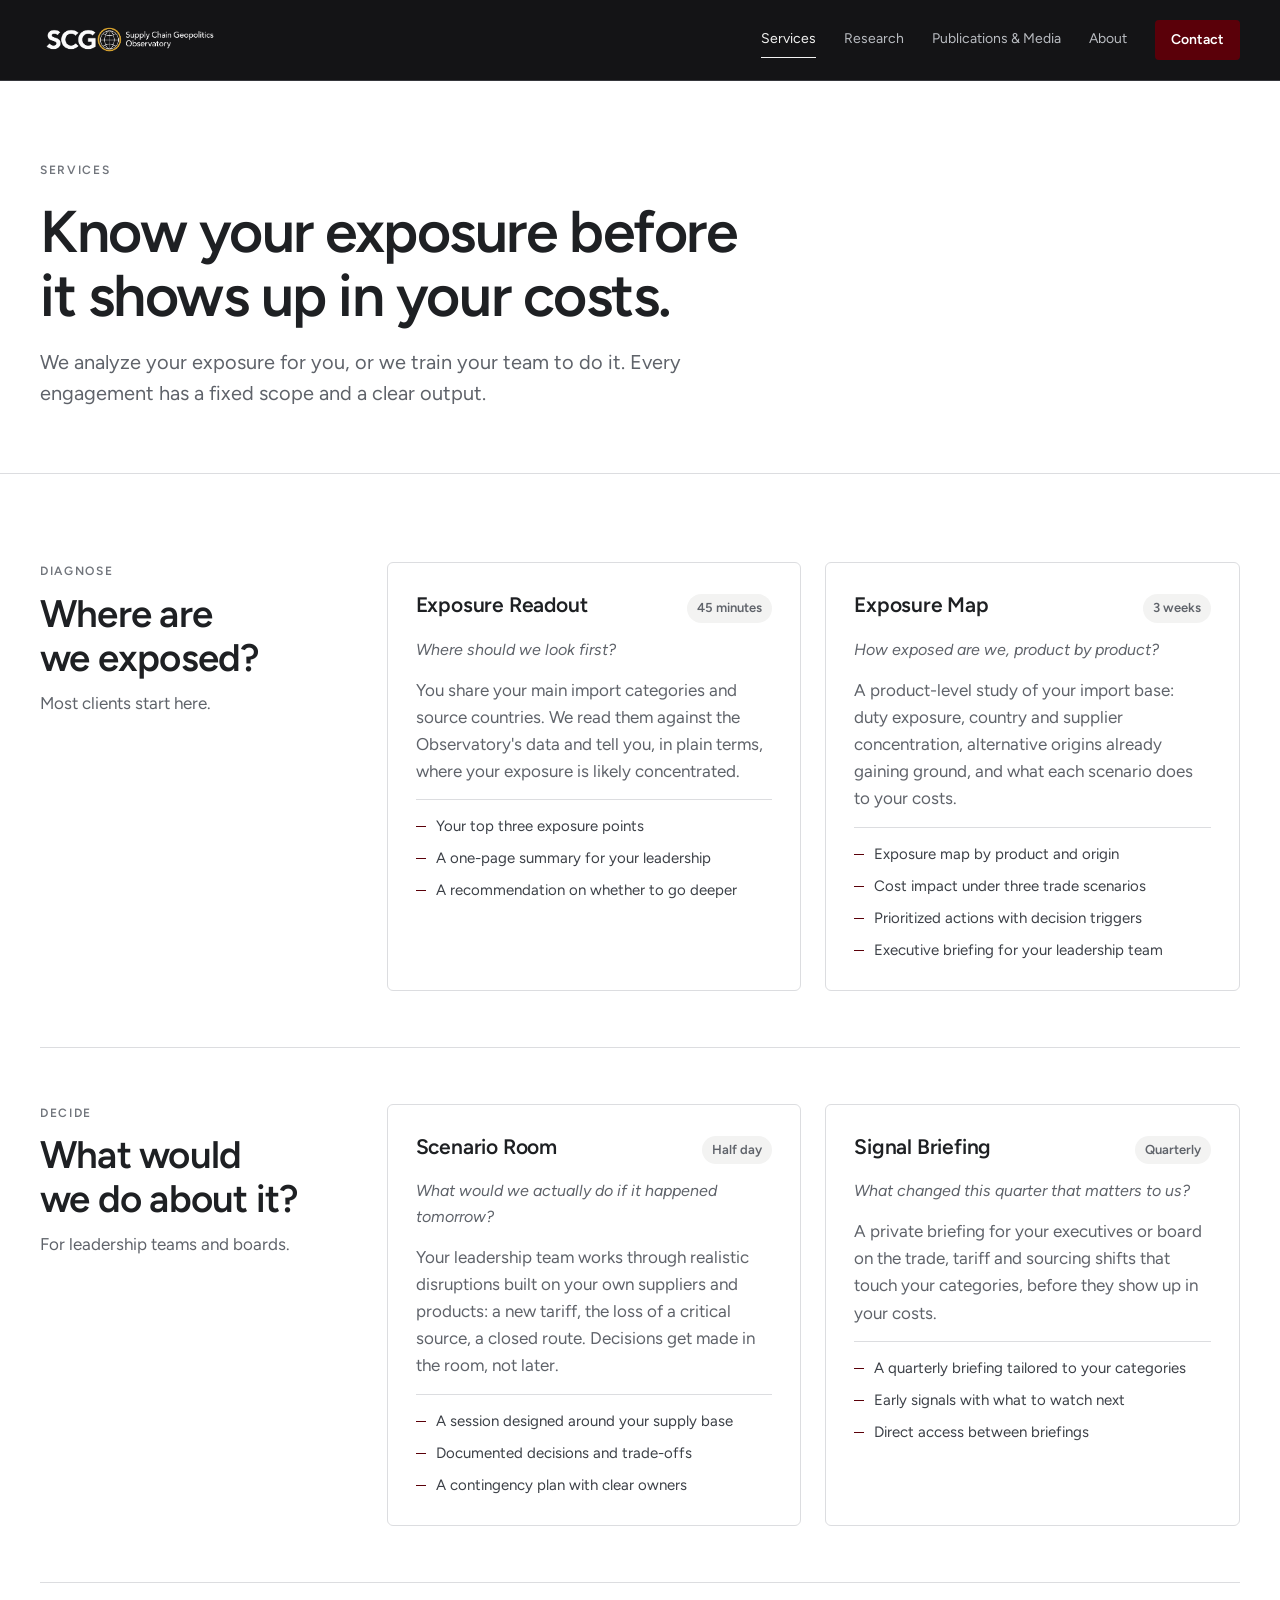
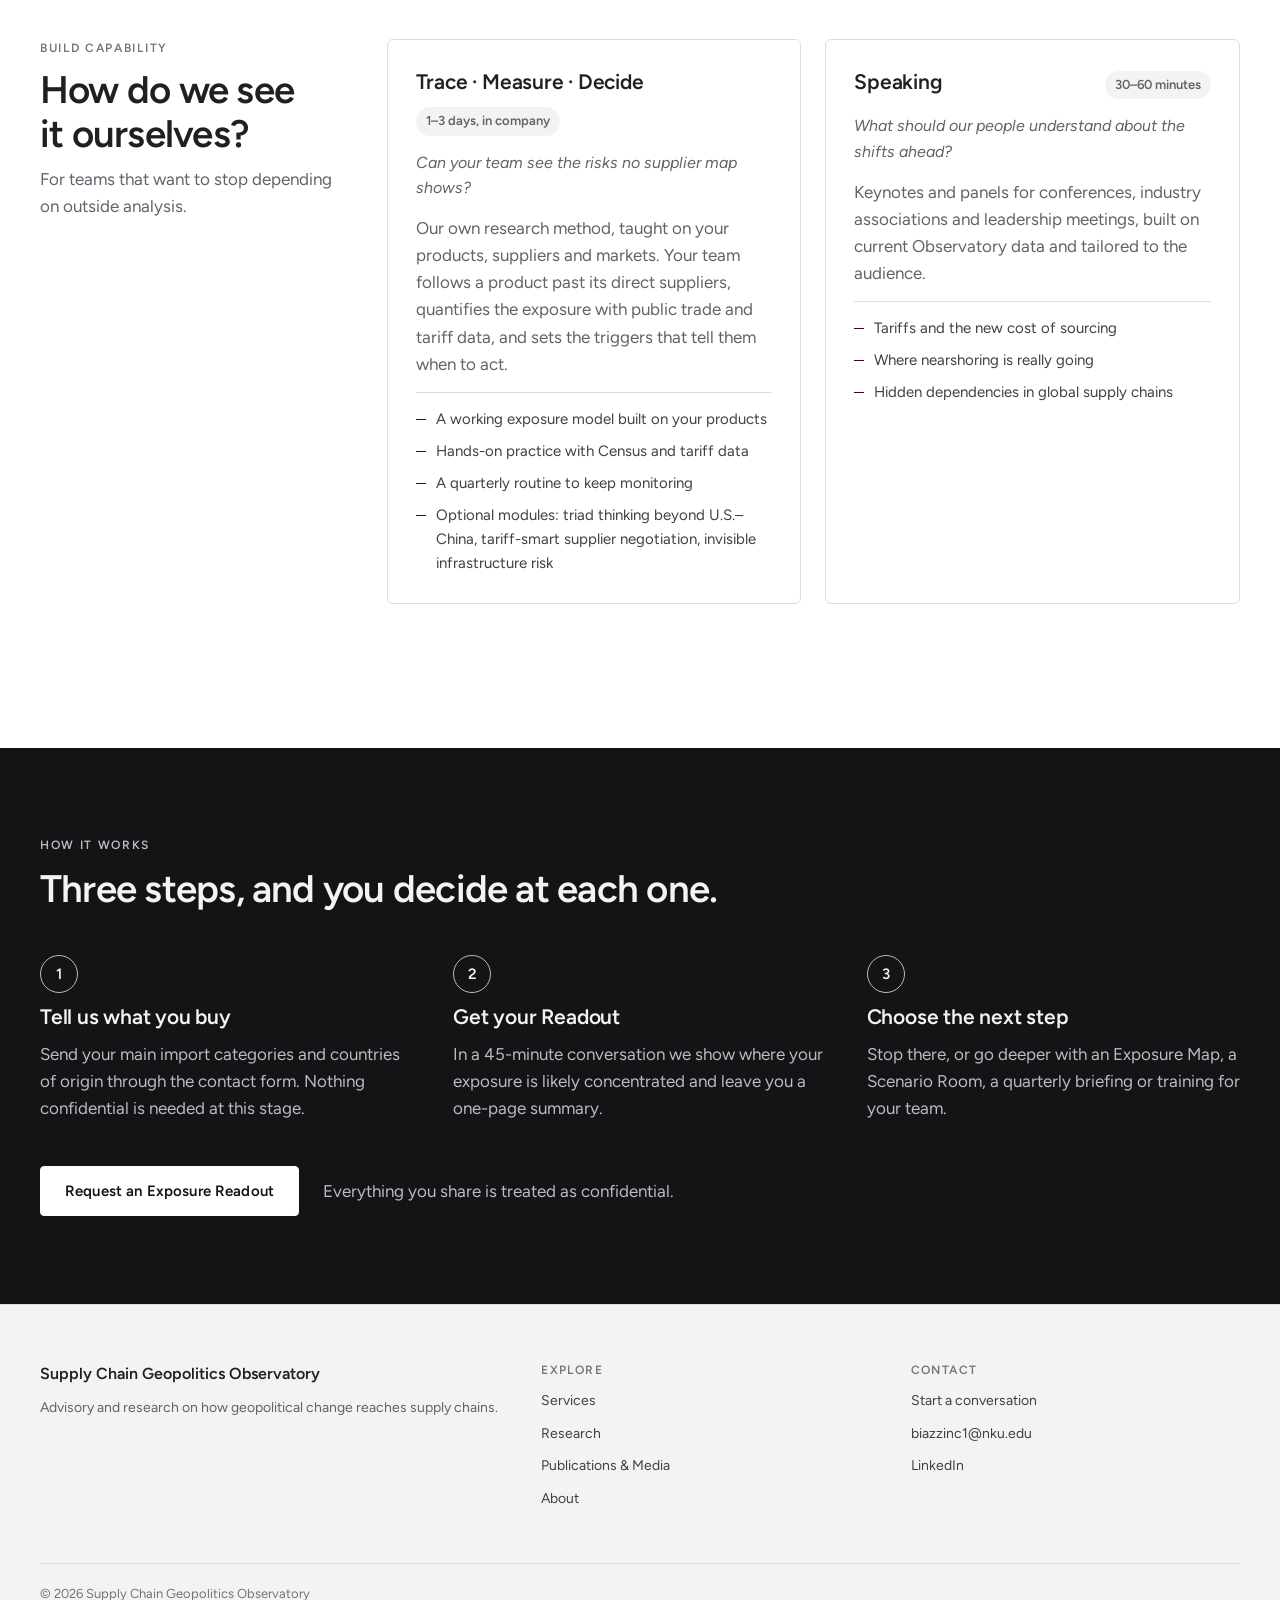
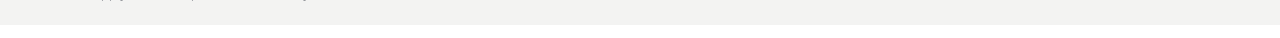
<file: work-with-us.html>
<!doctype html>
<html lang="en">
<head>
  <meta charset="utf-8">
  <meta name="viewport" content="width=device-width, initial-scale=1, viewport-fit=cover">
  <meta name="description" content="Exposure diagnostics, leadership scenario sessions, executive briefings and team training on tariffs, sourcing shifts and geopolitical risk.">
  <title>Services | Supply Chain Geopolitics Observatory</title>
  <link rel="icon" href="favicon.svg">
  <link rel="preconnect" href="https://fonts.googleapis.com">
  <link rel="preconnect" href="https://fonts.gstatic.com" crossorigin>
  <link rel="stylesheet" href="https://fonts.googleapis.com/css2?family=Figtree:wght@400;500;600;700&amp;display=swap">
  <link rel="stylesheet" href="site.css">
</head>
<body>
  <a class="sg-skip" href="#main">Skip to content</a>
  <header class="sg-header">
    <div class="sg-wrap sg-header-inner">
      <a class="sg-logo" href="index.html" aria-label="Supply Chain Geopolitics Observatory home">
        <img src="logo.png" alt="SCG Supply Chain Geopolitics Observatory">
      </a>
      <nav class="sg-nav" aria-label="Primary navigation">
        <a href="work-with-us.html" aria-current="page">Services</a>
        <a href="projects.html">Research</a>
        <a href="publications.html">Publications &amp; Media</a>
        <a href="who-we-are.html">About</a>
        <a class="sg-nav-cta" href="contact.html">Contact</a>
      </nav>
    </div>
  </header>

  <main id="main">
    <section class="sg-page-hero">
      <div class="sg-wrap">
        <p class="sg-kicker">Services</p>
        <h1 class="sg-h1">Know your exposure before it shows up in your costs.</h1>
        <p class="sg-lede">We analyze your exposure for you, or we train your team to do it. Every engagement has a fixed scope and a clear output.</p>
      </div>
    </section>

    <section class="sg-section">
      <div class="sg-wrap">

        <div class="sg-service-group">
          <div class="sg-service-group-intro">
            <p class="sg-kicker">Diagnose</p>
            <h2 class="sg-h2">Where are we exposed?</h2>
            <p class="sg-p">Most clients start here.</p>
          </div>
          <div class="sg-services">
            <article class="sg-service">
              <div class="sg-service-top"><h3 class="sg-h3">Exposure Readout</h3><span class="sg-badge">45 minutes</span></div>
              <p class="sg-q">Where should we look first?</p>
              <p class="sg-p">You share your main import categories and source countries. We read them against the Observatory's data and tell you, in plain terms, where your exposure is likely concentrated.</p>
              <ul class="sg-ticks">
                <li>Your top three exposure points</li>
                <li>A one-page summary for your leadership</li>
                <li>A recommendation on whether to go deeper</li>
              </ul>
            </article>
            <article class="sg-service">
              <div class="sg-service-top"><h3 class="sg-h3">Exposure Map</h3><span class="sg-badge">3 weeks</span></div>
              <p class="sg-q">How exposed are we, product by product?</p>
              <p class="sg-p">A product-level study of your import base: duty exposure, country and supplier concentration, alternative origins already gaining ground, and what each scenario does to your costs.</p>
              <ul class="sg-ticks">
                <li>Exposure map by product and origin</li>
                <li>Cost impact under three trade scenarios</li>
                <li>Prioritized actions with decision triggers</li>
                <li>Executive briefing for your leadership team</li>
              </ul>
            </article>
          </div>
        </div>

        <div class="sg-service-group">
          <div class="sg-service-group-intro">
            <p class="sg-kicker">Decide</p>
            <h2 class="sg-h2">What would we do about it?</h2>
            <p class="sg-p">For leadership teams and boards.</p>
          </div>
          <div class="sg-services">
            <article class="sg-service">
              <div class="sg-service-top"><h3 class="sg-h3">Scenario Room</h3><span class="sg-badge">Half day</span></div>
              <p class="sg-q">What would we actually do if it happened tomorrow?</p>
              <p class="sg-p">Your leadership team works through realistic disruptions built on your own suppliers and products: a new tariff, the loss of a critical source, a closed route. Decisions get made in the room, not later.</p>
              <ul class="sg-ticks">
                <li>A session designed around your supply base</li>
                <li>Documented decisions and trade-offs</li>
                <li>A contingency plan with clear owners</li>
              </ul>
            </article>
            <article class="sg-service">
              <div class="sg-service-top"><h3 class="sg-h3">Signal Briefing</h3><span class="sg-badge">Quarterly</span></div>
              <p class="sg-q">What changed this quarter that matters to us?</p>
              <p class="sg-p">A private briefing for your executives or board on the trade, tariff and sourcing shifts that touch your categories, before they show up in your costs.</p>
              <ul class="sg-ticks">
                <li>A quarterly briefing tailored to your categories</li>
                <li>Early signals with what to watch next</li>
                <li>Direct access between briefings</li>
              </ul>
            </article>
          </div>
        </div>

        <div class="sg-service-group">
          <div class="sg-service-group-intro">
            <p class="sg-kicker">Build capability</p>
            <h2 class="sg-h2">How do we see it ourselves?</h2>
            <p class="sg-p">For teams that want to stop depending on outside analysis.</p>
          </div>
          <div class="sg-services">
            <article class="sg-service">
              <div class="sg-service-top"><h3 class="sg-h3">Trace · Measure · Decide</h3><span class="sg-badge">1–3 days, in company</span></div>
              <p class="sg-q">Can your team see the risks no supplier map shows?</p>
              <p class="sg-p">Our own research method, taught on your products, suppliers and markets. Your team follows a product past its direct suppliers, quantifies the exposure with public trade and tariff data, and sets the triggers that tell them when to act.</p>
              <ul class="sg-ticks">
                <li>A working exposure model built on your products</li>
                <li>Hands-on practice with Census and tariff data</li>
                <li>A quarterly routine to keep monitoring</li>
                <li>Optional modules: triad thinking beyond U.S.–China, tariff-smart supplier negotiation, invisible infrastructure risk</li>
              </ul>
            </article>
            <article class="sg-service">
              <div class="sg-service-top"><h3 class="sg-h3">Speaking</h3><span class="sg-badge">30–60 minutes</span></div>
              <p class="sg-q">What should our people understand about the shifts ahead?</p>
              <p class="sg-p">Keynotes and panels for conferences, industry associations and leadership meetings, built on current Observatory data and tailored to the audience.</p>
              <ul class="sg-ticks">
                <li>Tariffs and the new cost of sourcing</li>
                <li>Where nearshoring is really going</li>
                <li>Hidden dependencies in global supply chains</li>
              </ul>
            </article>
          </div>
        </div>

      </div>
    </section>

    <section class="sg-section sg-section--lead">
      <div class="sg-wrap sg-stack">
        <div class="sg-head">
          <div>
            <p class="sg-kicker">How it works</p>
            <h2 class="sg-h2">Three steps, and you decide at each one.</h2>
          </div>
        </div>
        <div class="sg-steps">
          <div>
            <h3 class="sg-h3">Tell us what you buy</h3>
            <p class="sg-p">Send your main import categories and countries of origin through the contact form. Nothing confidential is needed at this stage.</p>
          </div>
          <div>
            <h3 class="sg-h3">Get your Readout</h3>
            <p class="sg-p">In a 45-minute conversation we show where your exposure is likely concentrated and leave you a one-page summary.</p>
          </div>
          <div>
            <h3 class="sg-h3">Choose the next step</h3>
            <p class="sg-p">Stop there, or go deeper with an Exposure Map, a Scenario Room, a quarterly briefing or training for your team.</p>
          </div>
        </div>
        <div class="sg-actions">
          <a class="sg-btn sg-btn--light" href="contact.html">Request an Exposure Readout</a>
          <p class="sg-p">Everything you share is treated as confidential.</p>
        </div>
      </div>
    </section>
  </main>

  <footer class="sg-footer">
    <div class="sg-wrap sg-footer-grid">
      <div>
        <p class="sg-footer-title">Supply Chain Geopolitics Observatory</p>
        <p>Advisory and research on how geopolitical change reaches supply chains.</p>
      </div>
      <div>
        <p class="sg-footer-label">Explore</p>
        <a href="work-with-us.html">Services</a>
        <a href="projects.html">Research</a>
        <a href="publications.html">Publications &amp; Media</a>
        <a href="who-we-are.html">About</a>
      </div>
      <div>
        <p class="sg-footer-label">Contact</p>
        <a href="contact.html">Start a conversation</a>
        <a href="mailto:biazzinc1@nku.edu">biazzinc1@nku.edu</a>
        <a href="https://www.linkedin.com/company/supply-chain-geopolitics-observ/">LinkedIn</a>
      </div>
    </div>
    <div class="sg-wrap"><p class="sg-footer-bottom">© 2026 Supply Chain Geopolitics Observatory</p></div>
  </footer>
</body>
</html>
</file>
<file: site.css>
/* SCG Observatory — site design system
   Layout: one 1200px column, light white pages, carbon-black bands for the opening, Rosso Mugello for key actions and a few highlight bands,
   hairline rules instead of boxes, rectangular buttons. Single light look by design. */
:root{
  --sg-lead:#141416;         /* preto carbono: header, hero, dark bands */
  --sg-lead-2:#202125;       /* raised surface on carbon */
  --sg-lead-line:#36373C;
  --sg-accent:#5A0009;       /* Rosso Mugello: key actions and highlight backgrounds */
  --sg-accent-hover:#440007;
  --sg-on-accent-muted:#E2C9CB;
  --sg-ink:#1E2023;          /* headings */
  --sg-text:#3C4047;         /* body */
  --sg-muted:#5F636A;        /* secondary text */
  --sg-label:#71757C;        /* small labels */
  --sg-line:#DCDDE0;
  --sg-soft:#F3F3F2;
  --sg-paper:#FFFFFF;
  --sg-on-lead:#F3F3F2;
  --sg-on-lead-muted:#B9BCC1;
  --sg-font:"Figtree","Segoe UI",Helvetica,Arial,sans-serif;
  --sg-radius:4px;
  color-scheme:light;
}

/* Base */
*{box-sizing:border-box}
html{scroll-behavior:smooth}
body{margin:0;background:var(--sg-paper);color:var(--sg-text);font-family:var(--sg-font);font-size:17px;line-height:1.6;-webkit-font-smoothing:antialiased}
img{max-width:100%}
a{color:inherit;text-decoration:none}
a:focus-visible,button:focus-visible,input:focus-visible,textarea:focus-visible,summary:focus-visible{outline:2px solid var(--sg-lead);outline-offset:3px}
.sg-wrap{max-width:1248px;margin:0 auto;padding-left:max(24px,env(safe-area-inset-left,0px));padding-right:max(24px,env(safe-area-inset-right,0px))}
.sg-skip{position:absolute;left:-9999px}
.sg-skip:focus{left:16px;top:16px;z-index:50;background:var(--sg-paper);color:var(--sg-ink);padding:10px 14px}

/* Type */
.sg-kicker{margin:0;font-size:12px;font-weight:600;letter-spacing:.14em;text-transform:uppercase;color:var(--sg-label)}
.sg-h1,.sg-h2,.sg-h3{margin:0;color:var(--sg-ink);font-weight:600;text-wrap:balance}
.sg-h1{font-size:clamp(38px,4.6vw,60px);line-height:1.08;letter-spacing:-.025em}
.sg-h2{font-size:clamp(28px,3vw,40px);line-height:1.15;letter-spacing:-.02em}
.sg-h3{font-size:21px;line-height:1.3;letter-spacing:-.01em}
.sg-lede{margin:0;font-size:20px;line-height:1.55;color:var(--sg-muted);max-width:680px}
.sg-p{margin:0;color:var(--sg-muted)}
.sg-meta{margin:0;font-size:14px;color:var(--sg-label)}

/* Buttons and links */
.sg-btn{display:inline-flex;align-items:center;justify-content:center;gap:8px;min-height:48px;padding:12px 24px;border-radius:var(--sg-radius);background:var(--sg-accent);color:#fff;font-weight:600;font-size:15px;letter-spacing:.01em;border:1px solid var(--sg-accent);cursor:pointer;font-family:inherit;transition:background .15s,border-color .15s}
.sg-btn:hover{background:var(--sg-accent-hover);border-color:var(--sg-accent-hover)}
.sg-btn--light{background:#fff;color:var(--sg-accent);border-color:#fff}
.sg-btn--light:hover{background:var(--sg-on-lead);border-color:var(--sg-on-lead);color:var(--sg-accent-hover)}
.sg-btn--ghost{background:transparent;color:var(--sg-on-lead);border-color:var(--sg-lead-line)}
.sg-btn--ghost:hover{background:var(--sg-lead-2);border-color:var(--sg-lead-2)}
.sg-link{display:inline-flex;align-items:center;gap:6px;font-weight:600;font-size:16px;color:var(--sg-ink)}
.sg-link::after{content:"›";font-size:20px;line-height:1;color:var(--sg-accent);transition:transform .15s}
.sg-link--light::after{color:inherit}
.sg-link:hover::after{transform:translateX(3px)}
.sg-link--light{color:var(--sg-on-lead)}

/* Header */
.sg-header{background:var(--sg-lead);color:var(--sg-on-lead);position:sticky;top:env(safe-area-inset-top,0px);z-index:20;border-bottom:1px solid var(--sg-lead-line)}
body::before{content:"";position:fixed;inset:0 0 auto;height:env(safe-area-inset-top,0px);z-index:21;background:var(--sg-lead)}
.sg-header-inner{display:flex;align-items:center;justify-content:space-between;gap:16px 32px;min-height:80px;flex-wrap:wrap;padding-block:8px}
.sg-logo img{display:block;height:60px;width:auto}
.sg-nav{display:flex;align-items:center;gap:6px 28px;flex-wrap:wrap;font-size:14px}
.sg-nav a{color:var(--sg-on-lead-muted);padding:6px 0;border-bottom:1px solid transparent;transition:color .15s}
.sg-nav a:hover{color:var(--sg-on-lead)}
.sg-nav a[aria-current="page"]{color:var(--sg-on-lead);border-bottom-color:var(--sg-on-lead)}
.sg-nav a.sg-nav-cta{color:#fff;background:var(--sg-accent);padding:9px 16px;border-radius:var(--sg-radius);font-weight:600;border:0}
.sg-nav a.sg-nav-cta:hover{background:var(--sg-accent-hover)}

/* Sections */
.sg-section{padding-block:88px}
.sg-section--soft{background:var(--sg-soft)}
.sg-section--lead{background:var(--sg-lead);color:var(--sg-on-lead)}
.sg-section--lead .sg-h1,.sg-section--lead .sg-h2,.sg-section--lead .sg-h3{color:var(--sg-on-lead)}
.sg-section--lead .sg-kicker,.sg-section--lead .sg-p,.sg-section--lead .sg-lede{color:var(--sg-on-lead-muted)}
.sg-section--accent{background:var(--sg-accent);color:#fff}
.sg-section--accent .sg-h1,.sg-section--accent .sg-h2,.sg-section--accent .sg-h3{color:#fff}
.sg-section--accent .sg-kicker,.sg-section--accent .sg-p,.sg-section--accent .sg-lede{color:var(--sg-on-accent-muted)}
.sg-section--lead .sg-btn--light{color:var(--sg-lead)}
.sg-section--lead .sg-btn--light:hover{color:var(--sg-lead)}
.sg-section--rule{border-top:1px solid var(--sg-line)}
.sg-stack{display:flex;flex-direction:column;gap:44px}
.sg-head{display:flex;flex-wrap:wrap;justify-content:space-between;align-items:flex-end;gap:16px 32px}
.sg-head>div{display:flex;flex-direction:column;gap:12px;max-width:760px}

/* Page opening (inner pages) */
.sg-page-hero{padding-block:80px 64px;border-bottom:1px solid var(--sg-line)}
.sg-page-hero .sg-wrap{display:flex;flex-direction:column;gap:20px}

/* Home hero */
.sg-hero{background:#F7F6F3;color:var(--sg-ink);border-bottom:1px solid var(--sg-line)}
.sg-hero-grid{padding-block:88px 84px;display:grid;grid-template-columns:1.2fr 1fr;gap:64px;align-items:end}
.sg-hero-copy{display:flex;flex-direction:column;gap:24px;min-width:0}
.sg-hero .sg-kicker{color:var(--sg-accent)}
.sg-hero .sg-h1{color:var(--sg-ink);font-size:clamp(40px,5vw,64px)}
.sg-hero .sg-lede{color:var(--sg-muted)}
.sg-actions{display:flex;flex-wrap:wrap;align-items:center;gap:16px 24px}
.sg-signal{background:var(--sg-lead);border-top:3px solid var(--sg-accent);border-radius:6px;padding:32px;display:flex;flex-direction:column;gap:22px;min-width:0}
.sg-signal p{margin:0}
.sg-signal-head{display:flex;justify-content:space-between;align-items:baseline;gap:8px 16px;flex-wrap:wrap;font-size:13px;color:var(--sg-on-lead-muted)}
.sg-signal-head p:first-child{font-weight:600;letter-spacing:.12em;text-transform:uppercase;font-size:12px;color:var(--sg-on-lead)}
.sg-signal-main{display:flex;flex-direction:column;gap:8px;padding-bottom:22px;border-bottom:1px solid var(--sg-lead-line)}
.sg-fig{font-weight:600;letter-spacing:-.025em;line-height:1;color:var(--sg-on-lead);font-variant-numeric:tabular-nums}
.sg-fig--lg{font-size:clamp(34px,3.8vw,46px)}
.sg-fig--md{font-size:30px;margin-bottom:8px!important}
.sg-signal-note{font-size:15px;line-height:1.5;color:var(--sg-on-lead-muted)}
.sg-signal-pair{display:grid;grid-template-columns:1fr 1fr;gap:20px}
.sg-source{font-size:12px;line-height:1.5;color:var(--sg-on-lead-muted)}

/* Featured-in strip */
.sg-featured{background:var(--sg-paper);border-bottom:1px solid var(--sg-line)}
.sg-featured-inner{display:flex;align-items:center;gap:32px;padding-block:20px}
.sg-featured .sg-kicker{flex-shrink:0}
.sg-marquee{flex:1;min-width:0;overflow:hidden;-webkit-mask-image:linear-gradient(to right,transparent,#000 6%,#000 94%,transparent);mask-image:linear-gradient(to right,transparent,#000 6%,#000 94%,transparent)}
.sg-marquee-track{display:flex;width:max-content;animation:sg-marquee 50s linear infinite}
.sg-marquee:hover .sg-marquee-track{animation-play-state:paused}
.sg-marquee ul{display:flex;list-style:none;margin:0;padding:0;flex-shrink:0}
.sg-marquee li{padding-right:56px;white-space:nowrap;font-size:15px;color:var(--sg-text)}
@keyframes sg-marquee{from{transform:translateX(0)}to{transform:translateX(-50%)}}

/* Ruled columns (3 across) */
.sg-cols{display:grid;grid-template-columns:repeat(3,minmax(0,1fr));border-top:1px solid var(--sg-line)}
.sg-cols>*{padding:32px 40px 0 0;display:flex;flex-direction:column;gap:14px;min-width:0}
.sg-cols>*+*{border-left:1px solid var(--sg-line);padding-left:40px}
.sg-cols--2{grid-template-columns:repeat(2,minmax(0,1fr))}
.sg-offer{margin-top:auto!important;padding-top:14px;font-size:14px;font-weight:600;color:var(--sg-ink)}

/* Ruled list rows */
.sg-rows{border-top:1px solid var(--sg-line);min-width:0}
.sg-row{display:grid;grid-template-columns:200px minmax(0,1fr);gap:8px 32px;padding:28px 0;border-bottom:1px solid var(--sg-line)}
.sg-row>div{display:flex;flex-direction:column;gap:8px;min-width:0}
.sg-row .sg-meta{padding-top:3px}
a.sg-row:hover .sg-h3{text-decoration:underline;text-underline-offset:4px}

/* Split layouts */
.sg-split{display:grid;grid-template-columns:.85fr 1.6fr;gap:64px}
.sg-split>*{min-width:0}
.sg-split-intro{display:flex;flex-direction:column;gap:16px;align-items:flex-start}

/* Cards (news) */
.sg-cards{display:grid;grid-template-columns:repeat(3,minmax(0,1fr));gap:24px}
.sg-card{background:var(--sg-soft);border-radius:6px;padding:28px;display:flex;flex-direction:column;gap:14px;min-width:0}
.sg-card--flush{padding:0;overflow:hidden}
.sg-card-body{padding:24px 28px 28px;display:flex;flex-direction:column;gap:10px}
.sg-card--lead{background:var(--sg-accent);color:#fff}
.sg-card--lead .sg-h3{color:var(--sg-on-lead)}
.sg-card--lead .sg-p,.sg-card--lead .sg-kicker,.sg-card--lead .sg-meta{color:var(--sg-on-accent-muted)}
.sg-push{margin-top:auto}
.sg-date{margin:0;display:flex;align-items:baseline;gap:10px;font-size:44px;font-weight:600;letter-spacing:-.03em;line-height:1}
.sg-date span{font-size:15px;font-weight:400;letter-spacing:0}
.sg-live{display:flex;align-items:center;gap:8px}
.sg-live::before{content:"";width:8px;height:8px;border-radius:50%;background:#2F9E5B}
.sg-person{display:flex;align-items:center;gap:12px}
.sg-person img{width:44px;height:44px;border-radius:50%;object-fit:cover;object-position:top}
.sg-person p{margin:0;line-height:1.3}
.sg-person strong{color:var(--sg-ink);font-size:15px}
.sg-photo{aspect-ratio:16/9;max-width:100%;background:#E6E6E4;display:flex;align-items:center;justify-content:center;padding:16px;text-align:center;font-size:14px;color:var(--sg-muted)}
.sg-gallery{display:grid;grid-template-columns:repeat(4,minmax(0,1fr));gap:16px}
.sg-gallery .sg-photo{aspect-ratio:4/3;border-radius:6px;background:var(--sg-soft);font-size:13px}

/* Pillars (why) */
.sg-pillars{display:grid;grid-template-columns:repeat(3,minmax(0,1fr));gap:40px}
.sg-pillars>div{display:flex;flex-direction:column;gap:10px;border-top:2px solid var(--sg-accent);padding-top:22px}

/* Services page */
.sg-service-group{display:grid;grid-template-columns:.7fr 2fr;gap:48px;padding-block:56px;border-top:1px solid var(--sg-line)}
.sg-service-group:first-child{border-top:0;padding-top:0}
.sg-service-group>*{min-width:0}
.sg-service-group-intro{display:flex;flex-direction:column;gap:10px}
.sg-services{display:grid;grid-template-columns:repeat(2,minmax(0,1fr));gap:24px}
.sg-service{border:1px solid var(--sg-line);border-radius:6px;padding:28px;display:flex;flex-direction:column;gap:14px}
.sg-service-top{display:flex;justify-content:space-between;align-items:baseline;gap:12px;flex-wrap:wrap}
.sg-badge{font-size:13px;font-weight:600;color:var(--sg-muted);background:var(--sg-soft);padding:4px 10px;border-radius:999px;white-space:nowrap}
.sg-q{margin:0;font-size:16px;font-style:italic;color:var(--sg-muted)}
.sg-ticks{list-style:none;margin:0;padding:14px 0 0;border-top:1px solid var(--sg-line);display:flex;flex-direction:column;gap:8px;font-size:15px;color:var(--sg-text)}
.sg-ticks li{display:flex;gap:10px}
.sg-ticks li::before{content:"";flex-shrink:0;width:10px;height:1px;background:var(--sg-accent);margin-top:12px}
.sg-steps{display:grid;grid-template-columns:repeat(3,minmax(0,1fr));gap:40px;counter-reset:step}
.sg-steps>div{display:flex;flex-direction:column;gap:10px;counter-increment:step}
.sg-steps>div::before{content:counter(step);display:flex;align-items:center;justify-content:center;width:36px;height:36px;border-radius:50%;border:1px solid var(--sg-on-lead-muted);font-weight:600;font-size:15px;color:var(--sg-on-lead)}

/* Research page */
.sg-feature{display:grid;grid-template-columns:1fr 1fr;gap:56px;align-items:center}
.sg-feature>*{min-width:0}
.sg-feature img{width:100%;border-radius:6px;display:block}
.sg-feature-copy{display:flex;flex-direction:column;gap:16px;align-items:flex-start}

/* Publications */
.sg-pubs{border-top:1px solid var(--sg-line)}
.sg-pub{display:grid;grid-template-columns:90px minmax(0,1fr);gap:8px 28px;padding:26px 0;border-bottom:1px solid var(--sg-line)}
.sg-pub>div{display:flex;flex-direction:column;gap:6px;min-width:0}
.sg-pub-year{font-size:15px;font-weight:600;color:var(--sg-ink);font-variant-numeric:tabular-nums}
.sg-pub-title{margin:0;font-size:18px;font-weight:600;line-height:1.4;color:var(--sg-ink)}
.sg-pub-authors,.sg-pub-source{margin:0;font-size:15px;line-height:1.5;color:var(--sg-muted)}
.sg-pub-links{display:flex;flex-wrap:wrap;gap:8px 24px;margin-top:4px}
.sg-pub-links a{font-size:15px;font-weight:600;color:var(--sg-ink);text-decoration:underline;text-underline-offset:3px;text-decoration-color:var(--sg-line)}
.sg-pub-links a:hover{text-decoration-color:var(--sg-ink)}
details.sg-more{margin-top:6px}
details.sg-more summary{cursor:pointer;font-size:15px;font-weight:600;color:var(--sg-ink);list-style:none;display:inline-flex;gap:8px;align-items:center}
details.sg-more summary::-webkit-details-marker{display:none}
details.sg-more summary::after{content:"+";font-weight:400;font-size:18px}
details.sg-more[open] summary::after{content:"–"}
.sg-more-body{display:flex;flex-direction:column;gap:14px;margin-top:16px;max-width:720px}
.sg-more-body img{border-radius:6px;display:block}
.sg-video{position:relative;aspect-ratio:16/9;max-width:100%;background:#000;border-radius:6px;overflow:hidden}
.sg-video iframe,.sg-video video{position:absolute;inset:0;width:100%;height:100%;border:0}
audio{width:100%}
.sg-forthcoming{font-style:italic}

/* About */
.sg-founder{display:grid;grid-template-columns:320px minmax(0,1fr);gap:64px;align-items:start}
.sg-founder img{width:100%;aspect-ratio:4/5;object-fit:cover;object-position:top;border-radius:6px;display:block}
.sg-founder-copy{display:flex;flex-direction:column;gap:18px}
.sg-facts{list-style:none;margin:8px 0 0;padding:20px 0 0;border-top:1px solid var(--sg-line);display:grid;grid-template-columns:repeat(3,minmax(0,1fr));gap:20px}
.sg-facts li{display:flex;flex-direction:column;gap:4px;font-size:14px;color:var(--sg-muted);line-height:1.45}
.sg-facts strong{font-size:22px;font-weight:600;color:var(--sg-ink);letter-spacing:-.01em}
.sg-dogs{display:grid;grid-template-columns:repeat(2,minmax(0,1fr));gap:32px}
.sg-dog{display:grid;grid-template-columns:88px minmax(0,1fr);gap:18px;align-items:center}
.sg-dog img{width:88px;height:88px;border-radius:50%;object-fit:cover;object-position:center 18%}
.sg-dog p{margin:0}

/* Contact */
.sg-contact{display:grid;grid-template-columns:1fr 1.3fr;gap:64px;align-items:start}
.sg-contact>*{min-width:0}
.sg-form{display:grid;grid-template-columns:1fr 1fr;gap:20px}
.sg-field{display:flex;flex-direction:column;gap:8px;min-width:0}
.sg-field--full{grid-column:1/-1}
.sg-field label{font-size:14px;font-weight:600;color:var(--sg-ink)}
.sg-field input,.sg-field textarea,.sg-field select{font:inherit;font-size:16px;color:var(--sg-ink);background:var(--sg-paper);border:1px solid #C4C6CA;border-radius:var(--sg-radius);padding:12px 14px;width:100%}
.sg-field textarea{min-height:120px;resize:vertical}
.sg-field input:focus,.sg-field textarea:focus,.sg-field select:focus{border-color:var(--sg-accent);outline:none;box-shadow:0 0 0 3px rgba(90,0,9,.15)}
.sg-form-foot{grid-column:1/-1;display:flex;flex-wrap:wrap;align-items:center;gap:16px 24px}
.sg-note{margin:0;font-size:14px;color:var(--sg-muted)}
.sg-aside{display:flex;flex-direction:column;gap:28px}
.sg-aside>div{display:flex;flex-direction:column;gap:8px;padding-top:20px;border-top:1px solid var(--sg-line)}
.sg-email{font-size:18px;font-weight:600;color:var(--sg-ink);user-select:all;word-break:break-all}

/* CTA band */
.sg-cta{display:grid;grid-template-columns:1.2fr 1fr;gap:32px 80px;align-items:center}
.sg-cta>div{display:flex;flex-direction:column;gap:16px;align-items:flex-start}

/* Footer */
.sg-footer{background:var(--sg-soft);color:var(--sg-muted);font-size:14px;border-top:1px solid var(--sg-line)}
.sg-footer-grid{display:grid;grid-template-columns:1.4fr 1fr 1fr;gap:40px;padding-block:56px 40px}
.sg-footer-grid p{margin:0}
.sg-footer-grid>div{display:flex;flex-direction:column;gap:10px}
.sg-footer-title{font-size:16px;font-weight:600;color:var(--sg-ink)}
.sg-footer-label{font-size:12px;font-weight:600;letter-spacing:.12em;text-transform:uppercase;color:var(--sg-label)}
.sg-footer a{color:var(--sg-text)}
.sg-footer a:hover{color:var(--sg-ink);text-decoration:underline}
.sg-footer-bottom{border-top:1px solid var(--sg-line);padding-block:20px;font-size:13px;color:var(--sg-label)}

/* Responsive */
@media (max-width:1000px){
  .sg-hero-grid,.sg-split,.sg-cta,.sg-feature,.sg-contact,.sg-service-group{grid-template-columns:1fr;gap:40px}
  .sg-cards{grid-template-columns:1fr 1fr}
  .sg-gallery{grid-template-columns:1fr 1fr}
  .sg-founder{grid-template-columns:240px minmax(0,1fr);gap:40px}
}
@media (max-width:760px){
  body{font-size:16px}
  .sg-section{padding-block:64px}
  .sg-page-hero{padding-block:56px 44px}
  .sg-hero-grid{padding-block:64px}
  .sg-cols,.sg-cols--2,.sg-pillars,.sg-steps,.sg-cards,.sg-services,.sg-dogs,.sg-footer-grid{grid-template-columns:1fr}
  .sg-cols>*,.sg-cols>*+*{padding:28px 0;border-left:0}
  .sg-cols>*+*{border-top:1px solid var(--sg-line)}
  .sg-row{grid-template-columns:1fr}
  .sg-founder{grid-template-columns:1fr}
  .sg-founder img{max-width:300px}
  .sg-facts{grid-template-columns:1fr}
  .sg-form{grid-template-columns:1fr}
  .sg-logo img{height:48px}
  .sg-nav{gap:4px 18px;font-size:13px}
}
@media (max-width:560px){
  .sg-signal{padding:24px}
  .sg-signal-pair{grid-template-columns:1fr}
  .sg-featured-inner{flex-direction:column;align-items:flex-start;gap:10px}
  .sg-marquee{width:100%}
  .sg-pub{grid-template-columns:1fr}
}
@media (prefers-reduced-motion:reduce){
  html{scroll-behavior:auto}
  .sg-marquee{-webkit-mask-image:none;mask-image:none}
  .sg-marquee-track{animation:none;width:auto}
  .sg-marquee ul{flex-wrap:wrap;row-gap:8px}
  .sg-marquee ul[aria-hidden]{display:none}
  .sg-link::after,.sg-btn{transition:none}
}
.sg-footer{padding:0}

/* Older pages that still load styles.css (trade, lipstick): keep them in the site palette */
.sg-nav a.sg-nav-cta{border-radius:var(--sg-radius)!important}
.text-link,.citation-list a,.bio-link,.profile-name-row button,.person-card .role,.canine-grid .profile-role{color:var(--sg-ink)!important}
.light-button{background:var(--sg-accent)!important;color:#fff!important;border-radius:var(--sg-radius)!important}
.light-button:hover{background:var(--sg-accent-hover)!important}

/* Header and footer keep the site font even on pages with their own body font */
.sg-header,.sg-footer,.sg-skip{font-family:var(--sg-font)}

.sg-pillar-fig{margin:0;font-size:clamp(26px,2.2vw,31px);font-weight:600;letter-spacing:-.025em;line-height:1;color:var(--sg-ink)}

/* Experience map (About) */
.sg-map-wrap{margin:0;display:flex;flex-direction:column;gap:16px}
.sg-map{width:100%;max-width:100%;height:auto;display:block;--map-land:#E1E2E5;--map-been:var(--sg-lead);--map-lived:var(--sg-accent)}
.sg-map-c{cursor:default;transition:opacity .15s}
.sg-map:hover .sg-map-c{opacity:.55}
.sg-map .sg-map-c:hover{opacity:1}
.sg-map-stats{list-style:none;margin:0;padding:0;display:grid;grid-template-columns:repeat(4,minmax(0,1fr));gap:24px;border-top:1px solid var(--sg-line);padding-top:20px}
.sg-map-stats li{display:flex;flex-direction:column;gap:4px;font-size:14px;color:var(--sg-muted)}
.sg-map-stats strong{font-size:36px;font-weight:600;letter-spacing:-.02em;line-height:1;color:var(--sg-ink);font-variant-numeric:tabular-nums}
.sg-map-legend{display:flex;flex-wrap:wrap;align-items:center;gap:8px 24px;font-size:14px;color:var(--sg-muted)}
.sg-map-key{display:inline-flex;align-items:center;gap:8px}
.sg-map-key::before{content:"";width:10px;height:10px;border-radius:50%}
.sg-map-key--lived::before{background:var(--sg-accent)}
.sg-map-key--been::before{background:var(--sg-lead)}
.sg-map-hint{margin-left:auto;color:var(--sg-label)}
@media (max-width:760px){.sg-map-stats{grid-template-columns:repeat(2,minmax(0,1fr))}.sg-map-hint{margin-left:0}}
@media (prefers-reduced-motion:reduce){.sg-map-c{transition:none}}
</file>
<file: styles.css>
:root{
  --background:#fff;
  --foreground:#1d1d1f;
  --card:#fff;
  --card-foreground:#1d1d1f;
  --primary:#1d1d1f;
  --primary-foreground:#fff;
  --secondary:#f5f5f7;
  --secondary-foreground:#1d1d1f;
  --muted:#f5f5f7;
  --muted-foreground:#6e6e73;
  --accent:#f5f5f7;
  --accent-foreground:#1d1d1f;
  --border:#d2d2d7;
  --input:#d2d2d7;
  --ring:#0071e3;
  --radius:.75rem;
}

*{box-sizing:border-box}
html{scroll-behavior:smooth}
body{margin:0;background:#fff;color:#1d1d1f;font-family:-apple-system,BlinkMacSystemFont,"Segoe UI",Arial,sans-serif;-webkit-font-smoothing:antialiased}
a{color:inherit;text-decoration:none}
.shell{width:min(1200px,calc(100% - 48px));margin-inline:auto}

.site-header{background:#1d1d1fee;color:#f5f5f7;position:sticky;top:0;z-index:10;backdrop-filter:saturate(180%) blur(20px)}
.header-inner{min-height:92px;display:flex;align-items:center;justify-content:space-between;gap:32px}
.wordmark{display:flex;align-items:center;flex-shrink:0}
.wordmark img{display:block;height:80px;width:auto;max-width:600px}
.site-header nav{height:100%;display:flex;align-items:center;gap:30px;font-size:12px;color:#d6d6d6}
.site-header nav a{display:flex;align-items:center;height:100%;transition:color .15s;white-space:nowrap}
.site-header nav a:hover{color:#fff}
.nav-join{font-weight:600;color:#fff!important}

.eyebrow,.section-kicker{color:#6e6e73;font-size:13px;font-weight:600;text-transform:none;letter-spacing:0}
.hero{padding:118px 0 100px}
.hero h1,.page-hero h1{font-weight:600;letter-spacing:-.055em;line-height:1.02}
.hero h1{font-size:clamp(60px,7vw,96px);max-width:1020px;margin:20px 0 60px}
.hero-bottom{display:grid;grid-template-columns:1.6fr .65fr;gap:100px;align-items:end}
.lede{font-size:24px;line-height:1.42;letter-spacing:-.02em;max-width:760px;color:#424245;margin:0}
.text-link{display:inline-flex;align-items:center;gap:7px;font-size:17px;color:#06c;width:max-content}
.text-link:hover{text-decoration:underline}

.band{background:#f5f5f7;color:#1d1d1f}
.statement-grid{padding-block:108px;display:grid;grid-template-columns:.45fr 1.55fr 1fr;gap:65px}
.statement-grid h2,.section-intro h2,.feature-block h2,.join-inner h2,.team-sections h2,.method-block h2,.contact-inner h2{font-weight:600;line-height:1.1;letter-spacing:-.035em;margin:0}
.statement-grid h2{font-size:40px}
.statement-grid>p:last-child{font-size:19px;line-height:1.55;color:#6e6e73;margin:0}
.section-space{padding-block:115px}
.section-intro{display:grid;grid-template-columns:.45fr 2.55fr;gap:55px;margin-bottom:65px}
.section-intro h2{font-size:48px}
.three-grid{display:grid;grid-template-columns:repeat(3,1fr)}
.ruled-grid{border-top:1px solid #d2d2d7}
.focus-card{padding:34px 42px 10px 0}
.focus-card+article{border-left:1px solid #d2d2d7;padding-left:42px}
.focus-card span,.number{color:#86868b;font-size:13px}
.focus-card h3{font-size:27px;font-weight:600;letter-spacing:-.025em;margin:48px 0 16px}
.focus-card p,.person-card p,.team-sections p,.research-grid p,.project-list p,.publication-list p,.join-grid p{color:#6e6e73;line-height:1.55;font-size:17px}

.feature-block{border-top:1px solid #d2d2d7;padding:100px 0 115px;display:grid;grid-template-columns:1fr 1fr;gap:100px}
.feature-block h2{font-size:52px;margin-top:17px}
.feature-copy{font-size:22px;line-height:1.45;letter-spacing:-.015em;color:#424245;margin:0 0 32px}
.join-strip,.contact-panel{background:#000;color:#f5f5f7}
.join-inner{padding-block:82px;display:grid;grid-template-columns:1.25fr 1fr auto;gap:60px;align-items:center}
.join-inner h2{font-size:42px}
.join-inner p{line-height:1.55;color:#a1a1a6;font-size:17px}
.light-button{display:inline-flex;align-items:center;justify-content:center;gap:8px;background:#0071e3;color:white;border-radius:980px;padding:12px 20px;font-weight:500;font-size:15px}
.light-button:hover{background:#0077ed}

.page-hero{padding-block:100px 85px;border-bottom:1px solid #d2d2d7}
.page-hero h1{font-size:clamp(52px,6.8vw,84px);max-width:1050px;margin:22px 0 38px}
.page-intro{max-width:760px;font-size:23px;line-height:1.45;letter-spacing:-.015em;color:#6e6e73}
.profile-feature{padding-block:100px;display:grid;grid-template-columns:.85fr 1.35fr;gap:100px;align-items:center}
.photo-placeholder{aspect-ratio:4/3;background:#f5f5f7;overflow:hidden;border-radius:14px}
.photo-placeholder img{width:100%;height:100%;display:block;object-fit:cover;object-position:center 22%}
.profile-feature .photo-placeholder{aspect-ratio:4/5;background:#fff}
.profile-feature .photo-placeholder img{object-position:center top}
.profile-feature h2,.person-card h3{font-weight:600;letter-spacing:-.035em}
.profile-feature h2{font-size:48px;margin:16px 0}
.profile-feature p:last-child{font-size:19px;line-height:1.6;color:#6e6e73}
.two-grid{display:grid;grid-template-columns:1fr 1fr;gap:32px}
.people-grid{gap:48px}
.person-card .photo-placeholder{margin-bottom:24px}
.person-card h3{font-size:28px;margin:0 0 5px}
.person-card .role{color:#0071e3;font-size:17px;font-weight:500;margin:0 0 16px}
.soft-section{background:#f5f5f7}
.team-sections{padding-block:95px;gap:110px}
.team-sections h2{font-size:38px;margin:16px 0}

.project-list{padding-block:75px 120px}
.project-list article{display:grid;grid-template-columns:105px 1fr;padding:48px 0;border-bottom:1px solid #d2d2d7}
.project-list article>span{font-size:17px;color:#86868b}
.project-list h2{font-size:40px;font-weight:600;letter-spacing:-.03em;margin:8px 0 15px}
.project-list p{max-width:780px}
.research-grid{padding-block:85px 120px;display:grid;grid-template-columns:1fr 1fr}
.research-grid article{padding:45px 58px 58px 0;border-top:1px solid #d2d2d7}
.research-grid article:nth-child(even){border-left:1px solid #d2d2d7;padding-left:58px}
.research-grid h2{font-size:32px;font-weight:600;letter-spacing:-.025em;line-height:1.15;margin:28px 0 15px}
.method-block{padding-block:100px;display:grid;grid-template-columns:.45fr 1fr 1fr;gap:60px}
.method-block h2{font-size:45px}
.method-block>p:last-child{color:#6e6e73;line-height:1.6;margin:0}

.publication-block{padding-block:100px 125px;display:grid;grid-template-columns:.8fr 1.5fr;gap:100px}
.publication-block>div:first-child h2{font-size:46px;font-weight:600;letter-spacing:-.035em;line-height:1.1}
.publication-list article{border-top:1px solid #d2d2d7;padding:28px 0}
.publication-list span{font-weight:600;color:#1d1d1f}
.forthcoming{grid-column:2;color:#86868b;font-style:italic}
.join-grid{padding-block:85px 120px;display:grid;grid-template-columns:1fr 1fr}
.join-grid article{padding:45px 58px 45px 0;border-top:1px solid #d2d2d7}
.join-grid article:nth-child(even){border-left:1px solid #d2d2d7;padding-left:58px}
.join-grid h2{font-size:36px;font-weight:600;letter-spacing:-.03em;margin:0 0 17px}
.contact-inner{padding-block:95px;display:grid;grid-template-columns:1fr 1fr;gap:100px}
.contact-inner .section-kicker{color:#86868b}
.contact-inner h2{font-size:48px;margin-top:16px}
.contact-inner>div:last-child p{color:#a1a1a6;font-size:18px;line-height:1.6;margin:0 0 30px}

footer{background:#f5f5f7;color:#6e6e73;padding:58px 0 25px;font-size:13px}
.footer-grid{display:grid;grid-template-columns:1.5fr .7fr;gap:80px}
.footer-title{color:#1d1d1f;font-size:17px;font-weight:600;margin:0 0 10px}
.footer-grid p{line-height:1.5}
.footer-label{font-weight:600;color:#1d1d1f}
.footer-grid a{display:block;margin:9px 0}
.footer-grid a:hover{text-decoration:underline}
.footer-bottom{border-top:1px solid #d2d2d7;margin-top:48px;padding-top:20px;color:#86868b}

.leadership-section{padding-block:82px 110px}
.profiles-heading{font-size:44px;font-weight:600;letter-spacing:-.035em;margin:0 0 52px}
.leadership-grid{display:grid;grid-template-columns:repeat(3,minmax(0,300px));justify-content:start;gap:34px;align-items:start}
.leadership-card{min-width:0}
.profile-image,.profile-trigger{width:100%;height:250px;background:#f5f5f7;border:0;border-radius:12px;overflow:hidden;display:block;padding:0;cursor:default}
.leadership-card:first-child .profile-trigger{height:250px}
.profile-trigger{cursor:pointer}
.profile-image img,.profile-trigger img{width:100%;height:100%;display:block;object-fit:cover;object-position:center 18%;transition:transform .25s ease}
.profile-trigger:hover img{transform:scale(1.015)}
.leadership-card h2,.profile-name-row button{font-size:24px;font-weight:500;letter-spacing:-.025em;margin:22px 0 5px}
.profile-name-row button{background:none;border:0;padding:0;color:#06c;cursor:pointer}
.profile-name-row button:hover,.bio-link:hover{text-decoration:underline}
.profile-role{font-size:17px;color:#424245;margin:0}
.profile-note{font-size:15px;line-height:1.45;color:#86868b;max-width:340px;margin-top:12px}
.bio-link{background:none;border:0;padding:0;color:#06c;font-size:15px;margin-top:11px;cursor:pointer}
.bio-dialog{max-height:min(82vh,760px);overflow-y:auto;border:0;border-radius:18px;padding:42px;box-shadow:0 18px 60px #0003;width:min(760px,calc(100% - 32px));position:fixed}
.bio-dialog[open]{display:block}
.bio-dialog::backdrop{background:#0008;backdrop-filter:blur(5px)}
.dialog-close{position:absolute;right:20px;top:18px;width:34px;height:34px;border:0;border-radius:50%;background:#e8e8ed;color:#424245;font-size:24px;line-height:1;cursor:pointer}
.bio-title{font-size:34px;letter-spacing:-.035em;line-height:1.1}
.bio-role{font-size:16px!important;color:#6e6e73!important;margin-top:4px}
.bio-copy{display:grid;gap:18px;margin-top:14px}
.bio-copy p{font-size:17px;line-height:1.6;color:#424245;margin:0}

.solo-profile{width:min(300px,100%)}
.solo-profile .profile-trigger{height:250px}
.canine-section{padding-block:72px 90px;display:grid;grid-template-columns:.75fr 1.55fr;gap:80px;border-top:1px solid #d2d2d7}
.canine-heading h2{font-size:30px;font-weight:600;letter-spacing:-.03em;line-height:1.15;margin:14px 0 0}
.canine-grid{display:grid;grid-template-columns:1fr 1fr;gap:42px}
.canine-grid article{display:grid;grid-template-columns:104px 1fr;gap:20px;align-items:center}
.canine-grid img{width:104px;height:104px;object-fit:cover;object-position:center 18%;border-radius:12px;background:#f5f5f7}
.canine-grid h3{font-size:20px;font-weight:600;margin:0 0 3px}
.canine-grid .profile-role{font-size:14px;color:#06c}
.canine-grid article>div>p:last-child{font-size:14px;line-height:1.4;color:#86868b;margin:8px 0 0}

.publications-section{padding-block:90px 120px}
.publication-category+section,.publication-category+.publication-category{margin-top:110px}
.category-heading{display:grid;grid-template-columns:.55fr 1.5fr .5fr;gap:45px;align-items:start;margin-bottom:35px}
.category-heading h2{font-size:42px;font-weight:600;letter-spacing:-.035em;line-height:1.1;margin:0}
.category-heading>span{font-size:14px;color:#86868b;text-align:right}
.citation-list{border-top:1px solid #d2d2d7}
.citation-list article{display:grid;grid-template-columns:90px 1fr;gap:24px;padding:28px 0;border-bottom:1px solid #d2d2d7}
.citation-year{font-size:15px;color:#86868b}
.citation-authors{font-size:15px;color:#6e6e73;margin:0 0 7px}
.citation-list h3{font-size:20px;line-height:1.3;letter-spacing:-.015em;font-weight:600;margin:0;max-width:880px}
.citation-source{font-size:16px;line-height:1.45;color:#6e6e73;margin:8px 0 0}
.citation-list a{display:inline-block;color:#06c;font-size:15px;margin-top:8px}
.citation-list a:hover{text-decoration:underline}

.join-audiences{grid-template-columns:repeat(3,1fr);gap:0}
.join-audiences article{padding:48px 42px 58px}
.join-audiences article:first-child{padding-left:0}
.join-audiences article+article{border-left:1px solid #d2d2d7}
.join-audiences h2{font-size:31px}
.join-audiences p{font-size:16px;line-height:1.62}
button{font:inherit}

@media(max-width:820px){
  .shell{width:min(100% - 32px,1200px)}
  .header-inner{min-height:76px;align-items:center;gap:18px}
  .wordmark img{height:48px;max-width:360px}
  .site-header nav{gap:20px;overflow-x:auto;width:calc(100% - 260px);justify-content:flex-start}
  .site-header nav a{white-space:nowrap}
  .hero{padding:78px 0}
  .hero h1{font-size:52px;margin-bottom:40px}
  .hero-bottom,.statement-grid,.join-inner,.profile-feature,.section-intro,.feature-block,.method-block,.publication-block,.contact-inner{grid-template-columns:1fr;gap:32px}
  .statement-grid{padding-block:72px}
  .three-grid,.two-grid,.research-grid,.join-grid{grid-template-columns:1fr}
  .focus-card+article,.research-grid article:nth-child(even),.join-grid article:nth-child(even){border-left:0;padding-left:0}
  .focus-card{border-top:1px solid #d2d2d7}
  .section-space{padding-block:78px}
  .page-hero{padding-block:72px}
  .page-hero h1{font-size:50px}
  .profile-feature{padding-block:72px}
  .project-list article{grid-template-columns:52px 1fr}
  .research-grid article,.join-grid article{padding-right:0}
  .publication-block .forthcoming{grid-column:1}
  .join-inner{align-items:start}
  .footer-grid{grid-template-columns:1fr}
  .team-sections{gap:50px}
  .leadership-grid{grid-template-columns:repeat(2,minmax(0,260px))}
  .leadership-card:first-child{grid-column:auto}
  .profile-image,.profile-trigger,.leadership-card:first-child .profile-trigger{height:220px}
  .bio-dialog{padding:30px 24px}
  .canine-section{grid-template-columns:1fr;gap:36px}
  .canine-grid{gap:24px}
  .category-heading{grid-template-columns:1fr;gap:10px}
  .category-heading>span{text-align:left}
  .citation-list article{grid-template-columns:58px 1fr}
  .publication-category+.publication-category{margin-top:80px}
  .join-audiences{grid-template-columns:1fr}
  .join-audiences article,.join-audiences article:first-child{padding:38px 0}
  .join-audiences article+article{border-left:0}
  .contact-inner h2{font-size:40px}
}

@media(max-width:640px){
  .header-inner{padding-block:10px;align-items:flex-start;flex-direction:column}
  .wordmark{width:100%}
  .wordmark img{height:44px;max-width:320px}
  .site-header nav{width:100%;gap:18px;font-size:12px;padding-bottom:4px}
}

@media(max-width:560px){
  .leadership-grid{grid-template-columns:minmax(0,280px);justify-content:center}
  .profile-image,.profile-trigger,.leadership-card:first-child .profile-trigger{height:230px}
  .profiles-heading{font-size:38px}
  .leadership-card h2,.profile-name-row button{font-size:21px}
  .profile-note{font-size:14px}
  .bio-title{font-size:29px}
  .solo-profile{margin-inline:auto}
  .canine-grid{grid-template-columns:1fr}
  .canine-grid article{grid-template-columns:88px 1fr}
  .canine-grid img{width:88px;height:88px}
}
</file>
<file: trade.css>
/* Updated September 10, 2026: regional sourcing-distance styles included. */
:root{--trade-violet:#5b4ce6;--trade-cyan:#00a6a6;--trade-ink:#17171a;--trade-grid:#d9d9de}
.trade-page{background:#fff}
.trade-intro{padding:82px 0 54px;border-bottom:1px solid var(--border)}
.trade-eyebrow,.reading-label,.chart-heading p,.trade-method>p{font-size:13px;font-weight:600;color:#6e6e73;margin:0}
.trade-intro h1{font-size:clamp(50px,6vw,82px);font-weight:600;letter-spacing:-.055em;line-height:1.02;max-width:1000px;margin:17px 0 27px}
.trade-deck{font-size:22px;line-height:1.45;letter-spacing:-.015em;color:#6e6e73;max-width:760px;margin:0}
.trade-workspace{padding:44px 0 100px}
.trade-controls{display:grid;grid-template-columns:auto minmax(260px,1fr) 180px;gap:18px;align-items:end;margin-bottom:42px}
.control-group{display:flex;background:#f2f2f4;border-radius:10px;padding:4px}
.mode-button{border:0;background:transparent;color:#6e6e73;padding:11px 15px;border-radius:7px;font-size:14px;cursor:pointer;white-space:nowrap}
.mode-button.is-active{background:#fff;color:#1d1d1f;box-shadow:0 1px 5px #0002;font-weight:600}
.control-field{display:grid;gap:7px;font-size:13px;color:#6e6e73}
.control-field select{width:100%;height:43px;border:1px solid #c7c7cc;border-radius:9px;background:#fff;color:#1d1d1f;padding:0 36px 0 12px;font:inherit;font-size:14px}
.chart-grid{display:grid;grid-template-columns:minmax(245px,.66fr) minmax(0,2fr);gap:48px;align-items:start}
.chart-reading{padding-top:28px}
.chart-reading h2{font-size:32px;line-height:1.12;letter-spacing:-.035em;margin:13px 0 20px}
.chart-reading>p:not(.reading-label){font-size:17px;line-height:1.55;color:#6e6e73}
.legend{display:grid;gap:12px;margin:30px 0 38px;font-size:13px;color:#525257}
.legend span{display:flex;align-items:center;gap:9px}
.dot{width:10px;height:10px;border-radius:50%;display:inline-block}.dot.exporter{background:var(--trade-violet)}.dot.importer{background:#78787d}
.arrow-mark{font-size:19px;line-height:10px;color:var(--trade-cyan)}
.trade-summary{margin:0;border-top:1px solid var(--border)}
.trade-summary div{display:flex;justify-content:space-between;gap:16px;padding:14px 0;border-bottom:1px solid var(--border)}
.trade-summary dt{font-size:13px;color:#6e6e73}.trade-summary dd{margin:0;font-size:14px;font-weight:600;text-align:right}
.chart-panel{min-width:0;background:#0b0b0c;color:#f5f5f7;border-radius:18px;padding:28px 28px 22px;box-shadow:0 20px 60px #0001}
.chart-heading{display:flex;justify-content:space-between;align-items:end;gap:28px;margin-bottom:12px}
.chart-heading p{color:#97979e}.chart-heading h2{font-size:24px;letter-spacing:-.025em;margin:7px 0 0}.chart-heading .unit-note{text-align:right;font-weight:400}
.chart{width:100%;min-height:570px;position:relative}
.chart svg{display:block;width:100%;height:auto;overflow:visible}
.chart-note{font-size:12px!important;line-height:1.45;color:#97979e;margin:10px 0 0}
.axis-label,.tick-label,.country-label{font-family:-apple-system,BlinkMacSystemFont,"Segoe UI",Arial,sans-serif}.axis-label{fill:#c7c7cc;font-size:12px}.tick-label{fill:#a7a7ad;font-size:12px}.country-label{fill:#fff;font-size:12px;font-weight:500;paint-order:stroke;stroke:#0b0b0c;stroke-width:4px;stroke-linejoin:round}.label-leader{stroke:#77777d;stroke-width:1;opacity:.8}.grid-line{stroke:#353539;stroke-width:1;stroke-dasharray:3 6}.balance-line{stroke:#a0a0a6;stroke-width:1.2;stroke-dasharray:7 7}.trade-point{cursor:pointer;transition:opacity .15s}.trade-point:focus{outline:none}.trade-point:hover,.trade-point:focus{stroke:#fff;stroke-width:2}.movement{stroke:var(--trade-cyan);stroke-width:1.4;opacity:.52}.movement-end{fill:var(--trade-cyan)}
.tooltip{position:absolute;pointer-events:none;min-width:190px;background:#fff;color:#1d1d1f;border-radius:10px;padding:12px 14px;box-shadow:0 8px 28px #0006;font-size:12px;line-height:1.55;z-index:3}.tooltip strong{display:block;font-size:14px;margin-bottom:4px}.tooltip span{display:flex;justify-content:space-between;gap:16px}.tooltip em{font-style:normal;color:#6e6e73}
.trade-method{border-top:1px solid var(--border);padding:82px 0 100px;display:grid;grid-template-columns:.42fr 1.58fr;gap:60px}
.trade-method h2{font-size:39px;letter-spacing:-.035em;line-height:1.1;margin:0 0 22px}.trade-method>div>p{font-size:17px;line-height:1.6;color:#6e6e73;max-width:790px}.trade-method .source{font-size:13px;color:#86868b;margin-top:24px}
.shift-section{background:#f5f5f7;padding:92px 0 100px}
.shift-intro{display:grid;grid-template-columns:1.05fr .95fr;gap:80px;align-items:end;margin-bottom:48px}
.shift-intro h2,.pattern-heading h2{font-size:45px;line-height:1.08;letter-spacing:-.04em;margin:13px 0 0}
.shift-intro>p{font-size:17px;line-height:1.58;color:#6e6e73;margin:0}
.heatmap-card{background:#fff;border:1px solid #dedee2;border-radius:16px;padding:26px 28px 22px;box-shadow:0 12px 32px #0000000a}
.heatmap-key{display:flex;justify-content:flex-end;align-items:center;gap:7px;color:#6e6e73;font-size:12px;margin-bottom:18px}
.key-swatch{display:block;width:27px;height:8px}.key-down{background:#ad3d4a;margin-left:5px}.key-flat{background:#eeeef1}.key-up{background:#145b84;margin-right:5px}
.heatmap{overflow-x:auto}
.heatmap-grid{display:grid;grid-template-columns:minmax(250px,1.7fr) repeat(4,minmax(120px,1fr));min-width:790px;border-top:1px solid #d2d2d7;border-left:1px solid #d2d2d7}
.heatmap-cell{min-height:58px;border-right:1px solid #d2d2d7;border-bottom:1px solid #d2d2d7;display:flex;align-items:center;justify-content:center;padding:9px 11px;font-size:13px;font-variant-numeric:tabular-nums;text-align:center}
.heatmap-cell.header{min-height:44px;background:#1d1d1f;color:#fff;font-weight:600}.heatmap-cell.product{justify-content:flex-start;text-align:left;background:#fff;color:#424245;line-height:1.3}.heatmap-cell.value{font-weight:600}
.heatmap-note,.pattern-caution{font-size:12px;line-height:1.5;color:#86868b;margin:15px 0 0}
.pattern-heading{display:grid;grid-template-columns:.5fr 1.5fr;gap:55px;align-items:start;margin:82px 0 35px}.pattern-heading h2{font-size:38px;margin:0}
.pattern-grid{display:grid;grid-template-columns:repeat(4,1fr);border-top:1px solid #c7c7cc}
.pattern-card{padding:28px 26px 12px 0;min-width:0}.pattern-card+.pattern-card{border-left:1px solid #c7c7cc;padding-left:26px}.pattern-card .pattern-number{font-size:12px;color:#86868b}.pattern-card h3{font-size:21px;line-height:1.2;letter-spacing:-.02em;margin:28px 0 11px}.pattern-card p{font-size:14px;line-height:1.5;color:#6e6e73;margin:0}.pattern-card strong{display:block;color:#1d1d1f;font-weight:600;margin-bottom:5px}.pattern-caution{margin-top:28px;max-width:820px}
@media(max-width:980px){.trade-controls{grid-template-columns:1fr 1fr}.mode-control{grid-column:1/-1;width:max-content}.chart-grid{grid-template-columns:1fr}.chart-reading{display:grid;grid-template-columns:1.2fr 1fr;column-gap:40px}.chart-reading .reading-label,.chart-reading h2,.chart-reading>p{grid-column:1}.legend,.trade-summary{grid-column:2}.legend{grid-row:1/3;margin-top:0}.trade-summary{grid-row:3/5}}
@media(max-width:980px){.shift-intro{grid-template-columns:1fr;gap:22px}.pattern-grid{grid-template-columns:1fr 1fr}.pattern-card:nth-child(3){border-left:0}.pattern-card:nth-child(n+3){border-top:1px solid #c7c7cc}}
@media(max-width:680px){.trade-intro{padding-top:58px}.trade-controls{grid-template-columns:1fr}.mode-control{width:100%;display:grid;grid-template-columns:1fr 1fr}.mode-button{white-space:normal}.chart-grid{gap:28px}.chart-reading{display:block}.legend{margin:25px 0}.chart-panel{border-radius:12px;padding:20px 14px}.chart{min-height:430px}.chart-heading{align-items:start;flex-direction:column;gap:8px}.chart-heading .unit-note{text-align:left}.shift-section{padding-block:64px}.shift-intro h2{font-size:36px}.heatmap-card{padding:20px 14px}.heatmap-key{justify-content:flex-start;flex-wrap:wrap}.pattern-heading{grid-template-columns:1fr;gap:10px;margin-top:60px}.pattern-grid{grid-template-columns:1fr}.pattern-card,.pattern-card+.pattern-card{border-left:0;padding:26px 0}.pattern-card:nth-child(n+2){border-top:1px solid #c7c7cc}.trade-method{grid-template-columns:1fr;gap:22px;padding-block:60px}.trade-method h2{font-size:32px}}
.locality-section{padding:96px 0 104px;background:#fff;border-top:1px solid var(--border)}
.locality-intro{display:grid;grid-template-columns:1.08fr .92fr;gap:80px;align-items:end;margin-bottom:48px}
.locality-intro h2{font-size:45px;line-height:1.08;letter-spacing:-.04em;margin:13px 0 0;max-width:760px}
.locality-intro>p{font-size:17px;line-height:1.58;color:#6e6e73;margin:0}
.locality-answer{background:#0b0b0c;color:#f5f5f7;border-radius:18px;padding:27px 30px 32px;box-shadow:0 20px 60px #0001}
.answer-label{font-size:13px;font-weight:600;color:#97979e;margin:0 0 26px}
.answer-grid{display:grid;grid-template-columns:.72fr 1.28fr;gap:64px;align-items:center}
.answer-word{font-size:clamp(66px,8vw,108px);font-weight:600;letter-spacing:-.065em;line-height:.88;margin:0;color:#fff}
.answer-copy{font-size:19px;line-height:1.45;color:#c7c7cc;margin:24px 0 0;max-width:340px}.answer-copy strong{color:#fff}
.distance-comparison{display:grid;grid-template-columns:auto 1fr auto;align-items:end;gap:18px;padding:22px 0 5px}
.distance-year{display:grid;gap:7px}.distance-year span{font-size:12px;color:#97979e}.distance-year strong{font-size:24px;letter-spacing:-.025em;white-space:nowrap}.distance-year.align-right{text-align:right}
.distance-track{display:flex;align-items:center;min-width:120px;padding-bottom:9px}.track-start,.track-end{width:13px;height:13px;border-radius:50%;flex:none}.track-start{background:#77777d}.track-end{background:var(--trade-cyan)}.track-line{height:1px;background:#5b5b61;flex:1}.track-arrow{color:var(--trade-cyan);font-size:22px;margin:0 -3px 0 -1px}
.distance-change{grid-column:1/-1;text-align:right;color:#52d3cf;font-size:13px;font-weight:600;margin:7px 0 0}
.locality-metrics{display:grid;grid-template-columns:repeat(3,1fr);border-top:1px solid #c7c7cc;margin:58px 0 72px}
.locality-metrics article{padding:27px 28px 6px 0}.locality-metrics article+article{border-left:1px solid #c7c7cc;padding-left:28px}.locality-metrics article>span{font-size:12px;color:#86868b}.locality-metrics article>strong{display:block;font-size:38px;letter-spacing:-.04em;margin:24px 0 8px}.locality-metrics h3{font-size:17px;margin:0 0 10px}.locality-metrics p{font-size:14px;line-height:1.5;color:#6e6e73;margin:0}
.locality-chart-card{background:#f5f5f7;border:1px solid #dedee2;border-radius:16px;padding:29px 30px 25px}
.locality-chart-heading{display:flex;justify-content:space-between;gap:30px;align-items:end;margin-bottom:30px}.locality-chart-heading h3{font-size:29px;letter-spacing:-.03em;margin:8px 0 0}.locality-legend{display:flex;gap:18px;color:#6e6e73;font-size:13px}.locality-legend span{display:flex;align-items:center;gap:7px}.year-dot{width:9px;height:9px;border-radius:50%;display:inline-block}.year-dot.old{background:#77777d}.year-dot.current{background:var(--trade-cyan)}
.locality-chart{overflow-x:auto}.locality-chart svg{display:block;width:100%;height:auto;min-width:720px}.locality-row-label{font:500 13px -apple-system,BlinkMacSystemFont,"Segoe UI",Arial,sans-serif;fill:#424245}.locality-axis-label{font:12px -apple-system,BlinkMacSystemFont,"Segoe UI",Arial,sans-serif;fill:#86868b}.locality-grid-line{stroke:#d4d4d8;stroke-width:1}.locality-link{stroke:#a7a7ad;stroke-width:2}.locality-old{fill:#77777d}.locality-current{fill:var(--trade-cyan)}.locality-value{font:600 12px -apple-system,BlinkMacSystemFont,"Segoe UI",Arial,sans-serif;fill:#424245}
.locality-note,.locality-caution{font-size:12px;line-height:1.5;color:#86868b}.locality-note{margin:18px 0 0}.locality-caution{max-width:850px;margin:26px 0 0}
@media(max-width:980px){.locality-intro{grid-template-columns:1fr;gap:22px}.answer-grid{grid-template-columns:1fr;gap:34px}.locality-metrics{grid-template-columns:1fr 1fr}.locality-metrics article:nth-child(3){border-left:0;border-top:1px solid #c7c7cc}}
@media(max-width:680px){.locality-section{padding-block:64px}.locality-intro h2{font-size:36px}.locality-answer{padding:23px 20px 28px}.distance-comparison{grid-template-columns:1fr}.distance-year.align-right{text-align:left}.distance-track{grid-row:2}.distance-change{text-align:left}.locality-metrics{grid-template-columns:1fr}.locality-metrics article,.locality-metrics article+article{padding:24px 0;border-left:0;border-top:1px solid #c7c7cc}.locality-chart-card{padding:23px 15px}.locality-chart-heading{align-items:start;flex-direction:column}}
</file>
